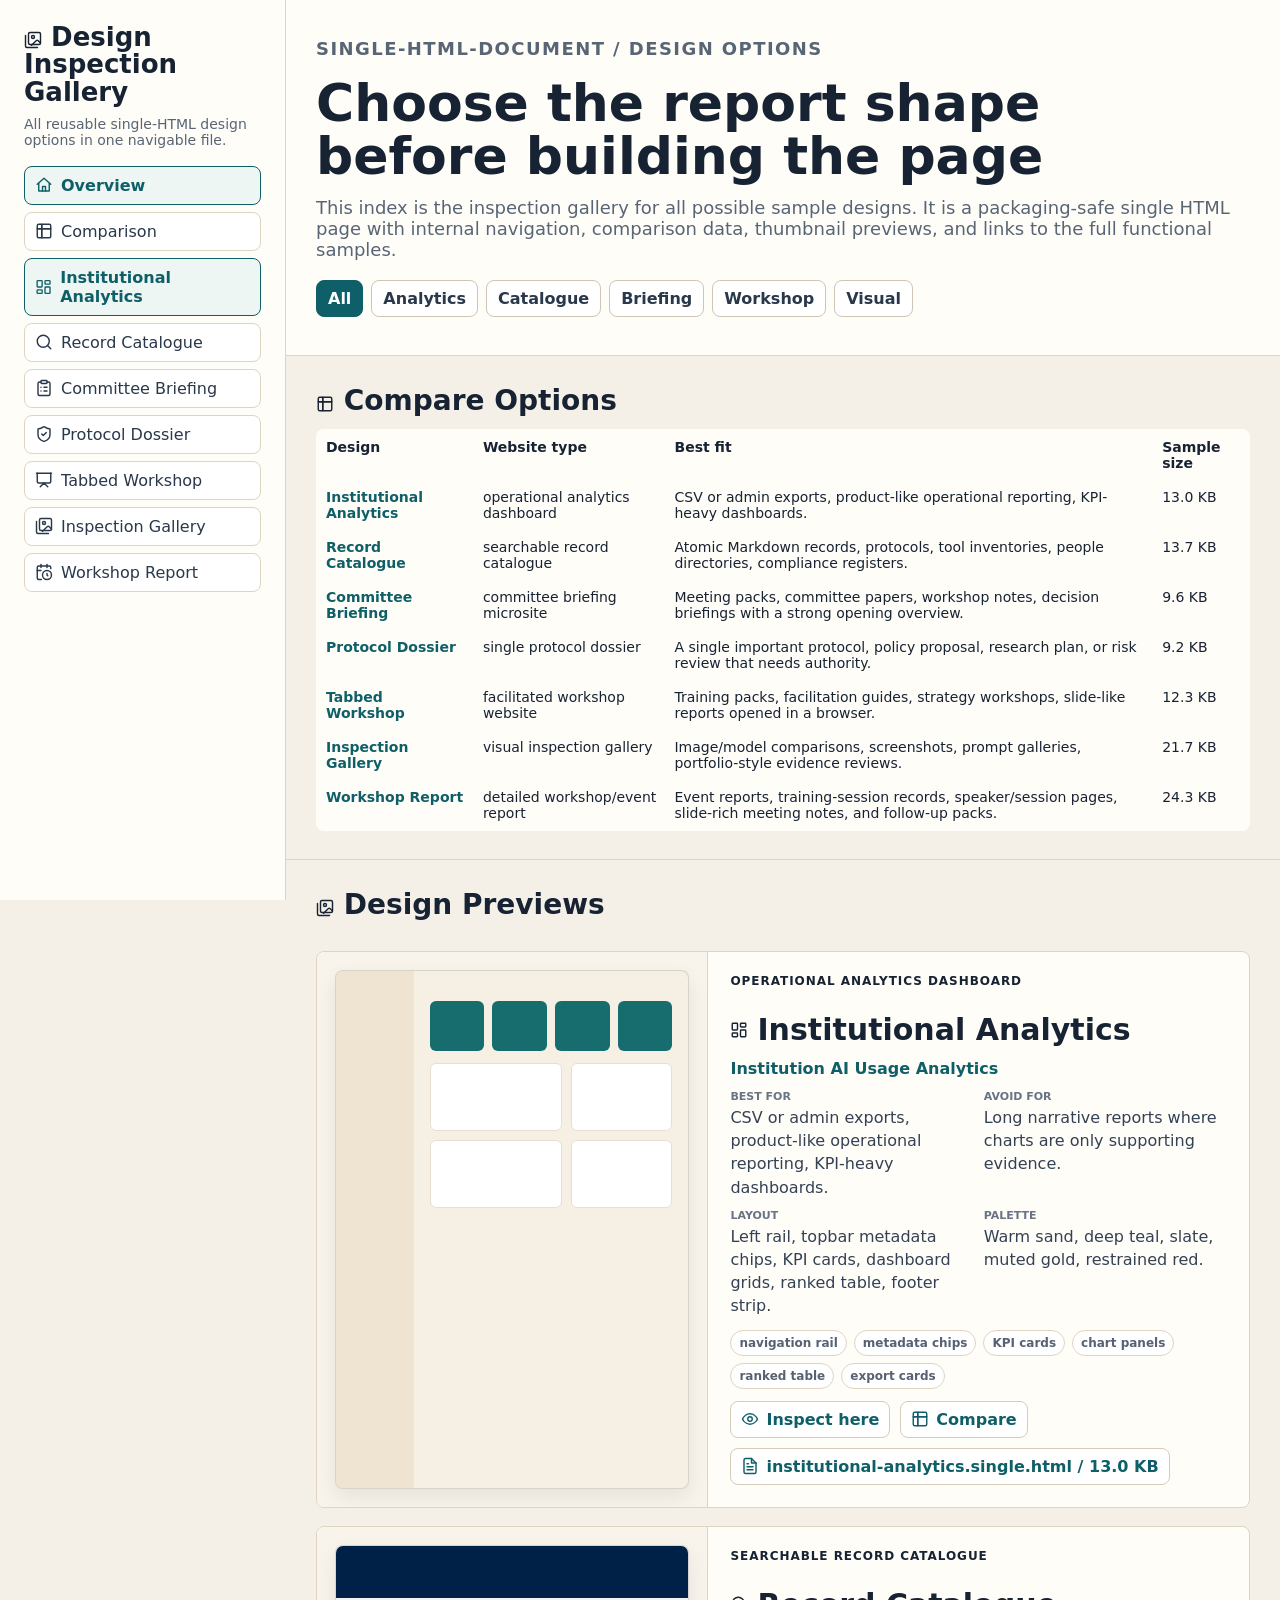
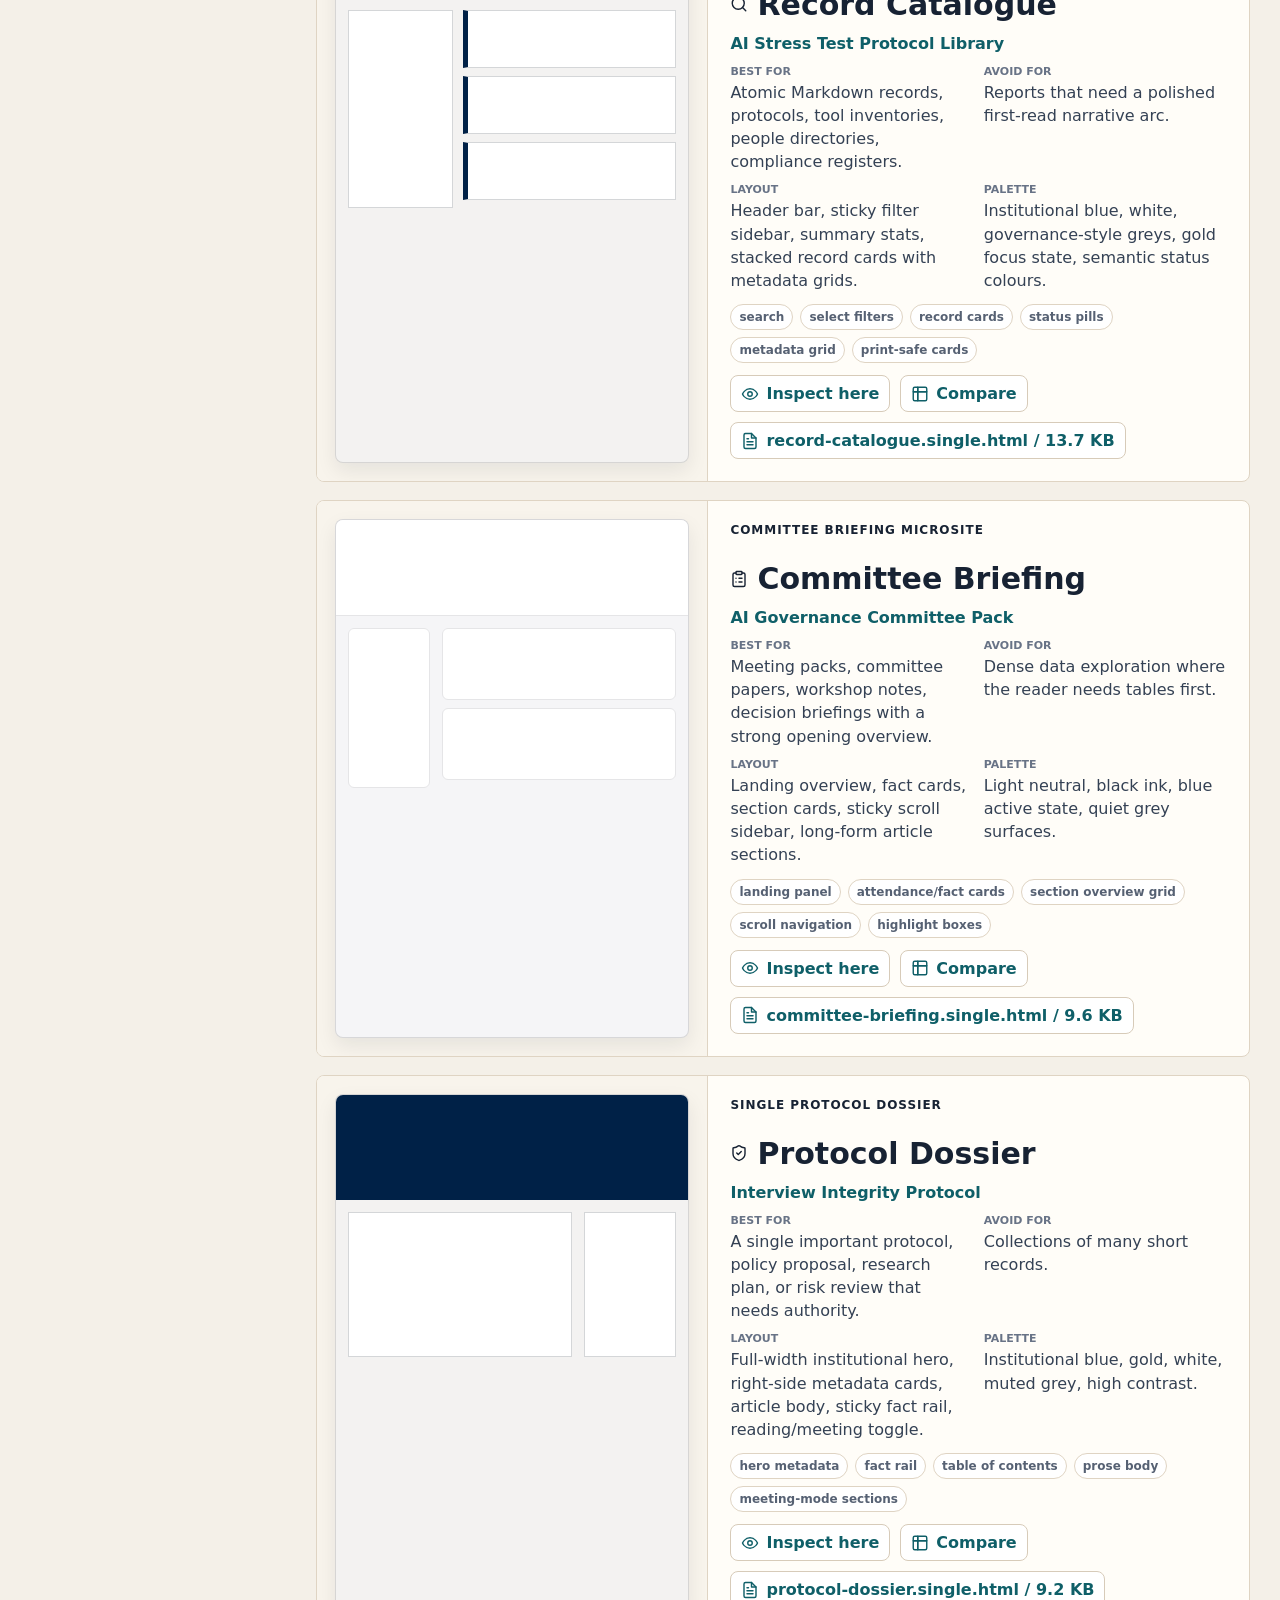
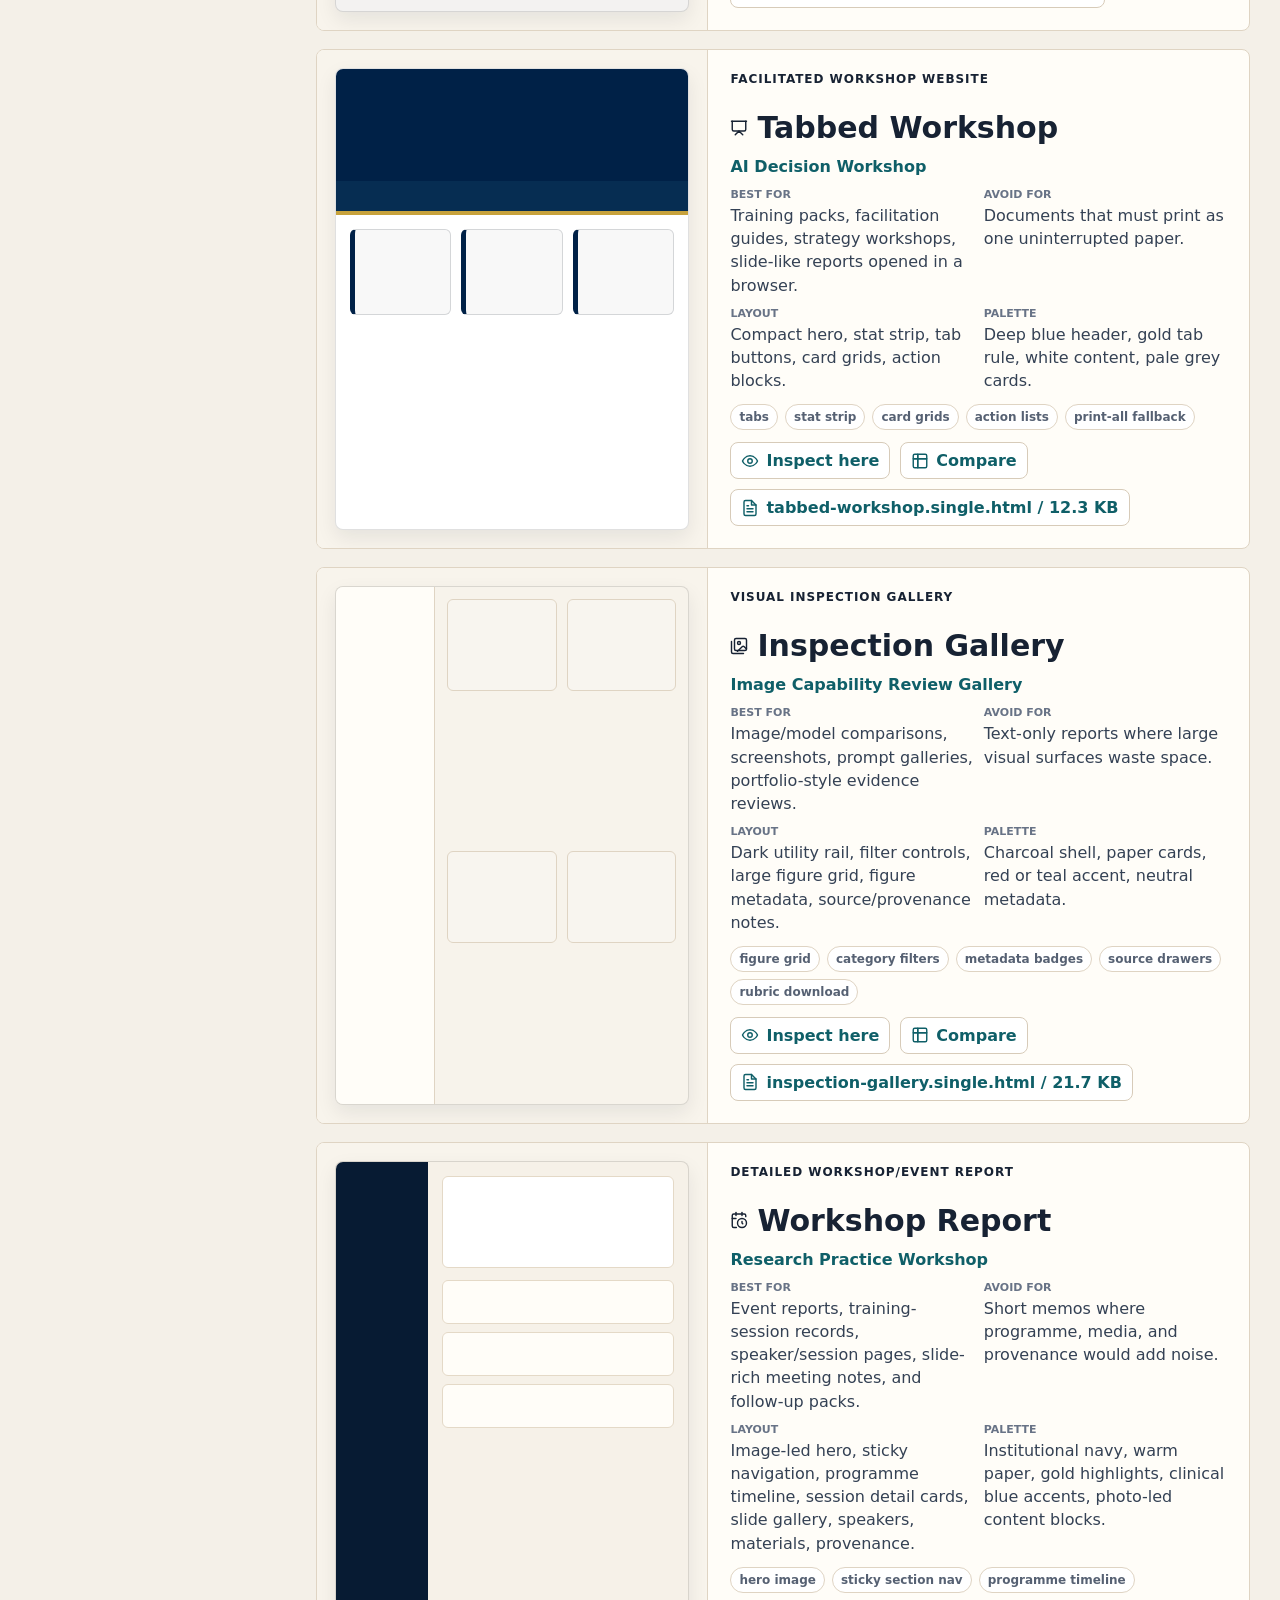
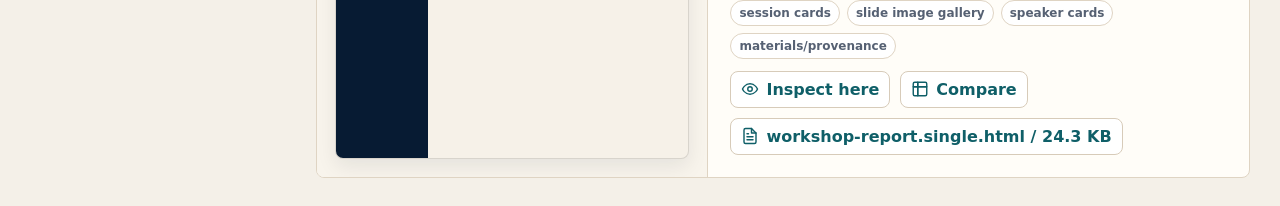
<file: plugins/documents/skills/single-html-document/assets/design-samples/index.html>
<!doctype html>
<html lang="en">
<head>
  <meta charset="utf-8">
  <meta name="viewport" content="width=device-width, initial-scale=1">
  <title>Single HTML Design Inspection Gallery</title>
  <link rel="icon" href="[data-uri]">
  <style>*{box-sizing:border-box}body{margin:0;font-family:Inter,ui-sans-serif,system-ui,-apple-system,BlinkMacSystemFont,"Segoe UI",sans-serif}h1,h2,h3,p{margin-top:0}button,input,select{font:inherit}.icon{width:1em;height:1em;display:inline-block;vertical-align:-.16em;stroke:currentColor;fill:none;stroke-width:1.9;stroke-linecap:round;stroke-linejoin:round}.eyebrow{text-transform:uppercase;font-size:12px;font-weight:800;letter-spacing:.08em}.metric{border:1px solid var(--line);background:var(--panel);border-radius:8px;padding:14px;display:grid;gap:3px;position:relative}.metric-icon{position:absolute;right:12px;top:12px;color:var(--accent);font-size:22px;opacity:.9}.metric strong{font-size:30px;line-height:1}.metric span{color:var(--muted);font-weight:700}.metric em{font-style:normal;color:var(--accent);font-size:13px}.panel{background:var(--panel);border:1px solid var(--line);border-radius:8px;padding:18px}.panel h2{font-size:18px;display:flex;gap:8px;align-items:center}.bar{height:180px;display:inline-grid;align-items:end;gap:8px;margin-right:14px}.bar i{display:block;width:28px;background:var(--accent);border-radius:8px 8px 0 0}.bar span{font-size:12px;color:var(--muted)}.hbar{display:grid;grid-template-columns:96px 1fr 42px;gap:10px;align-items:center;margin:10px 0}.hbar div{height:10px;background:var(--soft);border-radius:99px;overflow:hidden}.hbar i{display:block;height:100%;background:var(--accent)}table{width:100%;border-collapse:collapse;font-size:14px}th,td{border-bottom:1px solid var(--line);padding:9px;text-align:left}.fact{border:1px solid var(--line);background:var(--panel);padding:12px;border-radius:8px}.fact small{display:flex;gap:6px;align-items:center;text-transform:uppercase;font-size:11px;font-weight:800;color:var(--muted)}.fact strong{display:block;margin-top:3px}.small-card{border:1px solid var(--line);background:var(--panel);border-left:5px solid var(--accent);padding:16px;border-radius:8px}.small-card h3{display:flex;gap:8px;align-items:center}.small-card p{color:var(--muted)}@media(max-width:900px){.ana-grid,.cat-layout,.com-shell,.dos-content,.gal-shell{grid-template-columns:1fr!important}.ana-rail,.cat-filter,.com-shell aside{position:static!important;height:auto!important}.ana-metrics,.cat-stats,.tab-stats{grid-template-columns:1fr 1fr!important}}@media(max-width:560px){.ana-metrics,.cat-stats,.tab-stats,.tab-grid,.com-facts{grid-template-columns:1fr!important}}
    body{background:#f4f0e8;color:#172233}
    .index-layout{display:grid;grid-template-columns:286px 1fr;min-height:100vh}
    .index-rail{position:sticky;top:0;height:100vh;background:#fffdf8;color:#172233;padding:24px;overflow:auto;border-right:1px solid #dfd4c3}
    .index-rail h1{font-size:26px;line-height:1.05;margin:0 0 10px}
    .index-rail p{color:#586575;font-size:14px;margin-bottom:18px}
    .index-rail nav{display:grid;gap:7px}
    .index-rail a{display:flex;align-items:center;gap:8px;color:#29384a;text-decoration:none;border:1px solid #dfd4c3;border-radius:8px;padding:9px 10px;background:#fff}
    .index-rail a.active{background:#eef6f4;border-color:#0f5f68;color:#0f5f68;font-weight:900}
    .index-main{min-width:0}
    .index-hero{padding:38px max(24px,calc((100vw - 1220px)/2));background:#fffdf8;border-bottom:1px solid #dfd4c3}
    .index-hero h1{font-size:52px;line-height:1.02;margin:0 0 14px;max-width:850px}
    .index-hero p{font-size:18px;color:#586575;max-width:82ch}
    .index-toolbar{display:flex;gap:8px;flex-wrap:wrap;margin-top:20px}
    .index-toolbar button{border:1px solid #cfc5b5;background:#fff;border-radius:8px;padding:8px 11px;font-weight:800;color:#29384a}
    .index-toolbar button.active{background:#0f5f68;color:#fff;border-color:#0f5f68}
    .comparison{padding:28px max(24px,calc((100vw - 1220px)/2));border-bottom:1px solid #dfd4c3}
    .comparison h2,.gallery-list h2{font-size:28px;margin-bottom:12px}
    .comparison table{background:#fffdf8;border:1px solid #dfd4c3;border-radius:8px;overflow:hidden}
    .comparison td,.comparison th{vertical-align:top}
    .comparison a{color:#0f5f68;font-weight:900;text-decoration:none}
    .gallery-list{padding:28px max(24px,calc((100vw - 1220px)/2));display:grid;gap:18px}
    .design-card{background:#fffdf8;border:1px solid #dfd4c3;border-radius:8px;display:grid;grid-template-columns:minmax(300px,42%) 1fr;overflow:hidden;scroll-margin-top:18px}
    .preview-frame{min-height:320px;padding:18px;border-right:1px solid #dfd4c3;background:#f8f4ec;display:grid}
    .design-copy{padding:22px;display:grid;gap:12px}
    .design-copy h2{font-size:30px;display:flex;gap:9px;align-items:center;margin:0}
    .sample-name{font-weight:900;color:#0f5f68;margin:0}
    .design-copy dl{display:grid;grid-template-columns:repeat(2,minmax(0,1fr));gap:10px;margin:0}
    .design-copy dt{text-transform:uppercase;font-size:11px;font-weight:900;color:#687386}
    .design-copy dd{margin:3px 0 0;color:#344154;line-height:1.45}
    .component-list{display:flex;flex-wrap:wrap;gap:7px}
    .component-list span{border:1px solid #dfd4c3;background:#fff;border-radius:999px;padding:5px 8px;font-size:12px;font-weight:800;color:#566173}
    .design-actions{display:flex;gap:10px;flex-wrap:wrap;align-items:center}
    .design-actions a,.design-actions span{display:inline-flex;gap:7px;align-items:center;text-decoration:none;color:#0f5f68;font-weight:900;border:1px solid #d7cbb9;border-radius:8px;padding:8px 10px;background:#fff}
    .mini{width:100%;height:100%;min-height:280px;border-radius:8px;overflow:hidden;border:1px solid rgba(0,0,0,.12);background:#fff;box-shadow:0 8px 20px rgba(17,24,39,.08)}
    .mini-analytics{display:grid;grid-template-columns:22% 1fr;background:#f6efe3}.mini-analytics aside{background:#efe4d2}.mini-analytics main{padding:16px}.mini-bars{display:grid;grid-template-columns:repeat(4,1fr);gap:8px;margin-top:14px}.mini-bars i{display:block;height:50px;background:#176d6d;border-radius:6px}.mini-panels{display:grid;grid-template-columns:1.3fr 1fr;gap:9px;margin-top:12px}.mini-panels div{height:68px;background:#fff;border:1px solid #eadfce;border-radius:6px}
    .mini-catalogue{background:#f3f2f1}.mini-catalogue header{height:52px;background:#002147}.mini-catalogue div{display:grid;grid-template-columns:32% 1fr;gap:10px;padding:12px}.mini-catalogue aside,.mini-catalogue article{background:#fff;border:1px solid #d4d6d8}.mini-catalogue article{height:58px;border-left:5px solid #002147;margin-bottom:8px}
    .mini-committee{background:#f5f5f7}.mini-committee header{height:96px;background:#fff;border-bottom:1px solid #e5e5e7}.mini-committee div{display:grid;grid-template-columns:25% 1fr;gap:12px;padding:12px}.mini-committee aside,.mini-committee section{background:#fff;border:1px solid #e5e5e7;border-radius:6px}.mini-committee section{height:72px;margin-bottom:8px}
    .mini-dossier{background:#f3f2f1}.mini-dossier header{height:105px;background:#002147}.mini-dossier div{display:grid;grid-template-columns:1fr 28%;gap:12px;padding:12px}.mini-dossier article,.mini-dossier aside{background:#fff;border:1px solid #d4d6d8}.mini-dossier article{height:145px}
    .mini-tabs{background:#fff}.mini-tabs header{height:112px;background:#002147}.mini-tabs nav{height:34px;background:#062d52;border-bottom:4px solid #c7a23c}.mini-tabs section{display:grid;grid-template-columns:repeat(3,1fr);gap:10px;padding:14px}.mini-tabs section div{height:86px;background:#f8f8f8;border:1px solid #d4d6d8;border-left:5px solid #002147;border-radius:6px}
    .mini-gallery{display:grid;grid-template-columns:28% 1fr;background:#f7f3eb}.mini-gallery aside{background:#fffdf8;border-right:1px solid #dfd4c3}.mini-gallery section{display:grid;grid-template-columns:repeat(2,1fr);gap:10px;padding:12px}.mini-gallery figure{margin:0;background:#f8f5ef;border:1px solid #dfd4c3;border-radius:6px;height:92px}
    .mini-workshop{display:grid;grid-template-columns:26% 1fr;background:#f6f1e8}.mini-workshop aside{background:#071b33}.mini-workshop main{padding:14px}.mini-workshop figure{height:92px;background:#fff;border:1px solid #e4d9c7;border-radius:6px;margin:0 0 12px}.mini-workshop article{height:44px;background:#fffdf8;border:1px solid #e4d9c7;border-radius:6px;margin-bottom:8px}
    .icon{width:18px;height:18px;display:inline-block;vertical-align:-3px}
    @media(max-width:1000px){.index-layout,.design-card{grid-template-columns:1fr}.index-rail{position:static;height:auto}.preview-frame{border-right:0;border-bottom:1px solid #dfd4c3}.design-copy dl{grid-template-columns:1fr}}
    @media(max-width:620px){.index-hero h1{font-size:34px}.comparison{overflow-x:auto}.preview-frame{min-height:230px}.mini{min-height:220px}}
  </style>
</head>
<body>
  <div class="index-layout">
    <aside class="index-rail"><h1><svg class="icon" viewBox="0 0 24 24" aria-hidden="true"><path d="M18 22H4a2 2 0 0 1-2-2V6"/><rect width="16" height="16" x="6" y="2" rx="2"/><circle cx="12" cy="8" r="2"/><path d="m22 16-3-3a2 2 0 0 0-2.8 0L10 19"/></svg> Design Inspection Gallery</h1><p>All reusable single-HTML design options in one navigable file.</p><nav><a class="active" href="#overview"><svg class="icon" viewBox="0 0 24 24" aria-hidden="true"><path d="m3 11 9-8 9 8"/><path d="M5 10v10h14V10"/><path d="M10 20v-6h4v6"/></svg> Overview</a><a href="#comparison"><svg class="icon" viewBox="0 0 24 24" aria-hidden="true"><path d="M9 3H5a2 2 0 0 0-2 2v4h6z"/><path d="M9 3h10a2 2 0 0 1 2 2v4H9z"/><path d="M9 9h12v10a2 2 0 0 1-2 2H9z"/><path d="M9 9H3v10a2 2 0 0 0 2 2h4z"/></svg> Comparison</a><a class="active" href="#institutional-analytics"><svg class="icon" viewBox="0 0 24 24" aria-hidden="true"><rect width="7" height="9" x="3" y="3" rx="1"/><rect width="7" height="5" x="14" y="3" rx="1"/><rect width="7" height="9" x="14" y="12" rx="1"/><rect width="7" height="5" x="3" y="16" rx="1"/></svg> Institutional Analytics</a><a class="" href="#record-catalogue"><svg class="icon" viewBox="0 0 24 24" aria-hidden="true"><circle cx="11" cy="11" r="8"/><path d="m21 21-4.3-4.3"/></svg> Record Catalogue</a><a class="" href="#committee-briefing"><svg class="icon" viewBox="0 0 24 24" aria-hidden="true"><rect width="8" height="4" x="8" y="2" rx="1"/><path d="M16 4h2a2 2 0 0 1 2 2v14a2 2 0 0 1-2 2H6a2 2 0 0 1-2-2V6a2 2 0 0 1 2-2h2"/><path d="M12 11h4"/><path d="M12 16h4"/><path d="M8 11h.01"/><path d="M8 16h.01"/></svg> Committee Briefing</a><a class="" href="#protocol-dossier"><svg class="icon" viewBox="0 0 24 24" aria-hidden="true"><path d="M20 13c0 5-3.5 7.5-7.7 8.9a1 1 0 0 1-.6 0C7.5 20.5 4 18 4 13V6a1 1 0 0 1 1-1c2 0 4.5-1.2 6.2-2.5a1.3 1.3 0 0 1 1.6 0C14.5 3.8 17 5 19 5a1 1 0 0 1 1 1z"/><path d="m9 12 2 2 4-4"/></svg> Protocol Dossier</a><a class="" href="#tabbed-workshop"><svg class="icon" viewBox="0 0 24 24" aria-hidden="true"><path d="M2 3h20"/><path d="M21 3v11a2 2 0 0 1-2 2H5a2 2 0 0 1-2-2V3"/><path d="m7 21 5-5 5 5"/></svg> Tabbed Workshop</a><a class="" href="#inspection-gallery"><svg class="icon" viewBox="0 0 24 24" aria-hidden="true"><path d="M18 22H4a2 2 0 0 1-2-2V6"/><rect width="16" height="16" x="6" y="2" rx="2"/><circle cx="12" cy="8" r="2"/><path d="m22 16-3-3a2 2 0 0 0-2.8 0L10 19"/></svg> Inspection Gallery</a><a class="" href="#workshop-report"><svg class="icon" viewBox="0 0 24 24" aria-hidden="true"><path d="M21 7.5V6a2 2 0 0 0-2-2H5a2 2 0 0 0-2 2v14a2 2 0 0 0 2 2h3.5"/><path d="M16 2v4"/><path d="M8 2v4"/><path d="M3 10h5"/><circle cx="16" cy="16" r="6"/><path d="M16 14v2l1 1"/></svg> Workshop Report</a></nav></aside>
    <main class="index-main">
      <section id="overview" class="index-hero">
        <p class="eyebrow">single-html-document / design options</p>
        <h1>Choose the report shape before building the page</h1>
        <p>This index is the inspection gallery for all possible sample designs. It is a packaging-safe single HTML page with internal navigation, comparison data, thumbnail previews, and links to the full functional samples.</p>
        <div class="index-toolbar"><button class="active" data-index-filter="all">All</button><button class="" data-index-filter="analytics">Analytics</button><button class="" data-index-filter="catalogue">Catalogue</button><button class="" data-index-filter="briefing">Briefing</button><button class="" data-index-filter="workshop">Workshop</button><button class="" data-index-filter="visual">Visual</button></div>
      </section>
      <section id="comparison" class="comparison">
        <h2><svg class="icon" viewBox="0 0 24 24" aria-hidden="true"><path d="M9 3H5a2 2 0 0 0-2 2v4h6z"/><path d="M9 3h10a2 2 0 0 1 2 2v4H9z"/><path d="M9 9h12v10a2 2 0 0 1-2 2H9z"/><path d="M9 9H3v10a2 2 0 0 0 2 2h4z"/></svg> Compare Options</h2>
        <table><thead><tr><th>Design</th><th>Website type</th><th>Best fit</th><th>Sample size</th></tr></thead><tbody><tr data-index-card data-kind="analytics"><td><a href="#institutional-analytics">Institutional Analytics</a></td><td>operational analytics dashboard</td><td>CSV or admin exports, product-like operational reporting, KPI-heavy dashboards.</td><td>13.0 KB</td></tr><tr data-index-card data-kind="catalogue"><td><a href="#record-catalogue">Record Catalogue</a></td><td>searchable record catalogue</td><td>Atomic Markdown records, protocols, tool inventories, people directories, compliance registers.</td><td>13.7 KB</td></tr><tr data-index-card data-kind="briefing"><td><a href="#committee-briefing">Committee Briefing</a></td><td>committee briefing microsite</td><td>Meeting packs, committee papers, workshop notes, decision briefings with a strong opening overview.</td><td>9.6 KB</td></tr><tr data-index-card data-kind="briefing"><td><a href="#protocol-dossier">Protocol Dossier</a></td><td>single protocol dossier</td><td>A single important protocol, policy proposal, research plan, or risk review that needs authority.</td><td>9.2 KB</td></tr><tr data-index-card data-kind="workshop"><td><a href="#tabbed-workshop">Tabbed Workshop</a></td><td>facilitated workshop website</td><td>Training packs, facilitation guides, strategy workshops, slide-like reports opened in a browser.</td><td>12.3 KB</td></tr><tr data-index-card data-kind="visual"><td><a href="#inspection-gallery">Inspection Gallery</a></td><td>visual inspection gallery</td><td>Image/model comparisons, screenshots, prompt galleries, portfolio-style evidence reviews.</td><td>21.7 KB</td></tr><tr data-index-card data-kind="workshop"><td><a href="#workshop-report">Workshop Report</a></td><td>detailed workshop/event report</td><td>Event reports, training-session records, speaker/session pages, slide-rich meeting notes, and follow-up packs.</td><td>24.3 KB</td></tr></tbody></table>
      </section>
      <section class="gallery-list"><h2><svg class="icon" viewBox="0 0 24 24" aria-hidden="true"><path d="M18 22H4a2 2 0 0 1-2-2V6"/><rect width="16" height="16" x="6" y="2" rx="2"/><circle cx="12" cy="8" r="2"/><path d="m22 16-3-3a2 2 0 0 0-2.8 0L10 19"/></svg> Design Previews</h2><article id="institutional-analytics" class="design-card analytics" data-index-card data-kind="analytics">
      <div class="preview-frame analytics" aria-hidden="true"><div class="mini mini-analytics"><aside></aside><main><div class="mini-bars"><i></i><i></i><i></i><i></i></div><div class="mini-panels"><div></div><div></div><div></div><div></div></div></main></div></div>
      <div class="design-copy">
        <p class="eyebrow">operational analytics dashboard</p>
        <h2><svg class="icon" viewBox="0 0 24 24" aria-hidden="true"><rect width="7" height="9" x="3" y="3" rx="1"/><rect width="7" height="5" x="14" y="3" rx="1"/><rect width="7" height="9" x="14" y="12" rx="1"/><rect width="7" height="5" x="3" y="16" rx="1"/></svg> Institutional Analytics</h2>
        <p class="sample-name">Institution AI Usage Analytics</p>
        <dl>
          <div><dt>Best for</dt><dd>CSV or admin exports, product-like operational reporting, KPI-heavy dashboards.</dd></div>
          <div><dt>Avoid for</dt><dd>Long narrative reports where charts are only supporting evidence.</dd></div>
          <div><dt>Layout</dt><dd>Left rail, topbar metadata chips, KPI cards, dashboard grids, ranked table, footer strip.</dd></div>
          <div><dt>Palette</dt><dd>Warm sand, deep teal, slate, muted gold, restrained red.</dd></div>
        </dl>
        <div class="component-list"><span>navigation rail</span><span>metadata chips</span><span>KPI cards</span><span>chart panels</span><span>ranked table</span><span>export cards</span></div>
        <div class="design-actions"><a href="#institutional-analytics"><svg class="icon" viewBox="0 0 24 24" aria-hidden="true"><path d="M2 12s3-7 10-7 10 7 10 7-3 7-10 7-10-7-10-7Z"/><circle cx="12" cy="12" r="3"/></svg> Inspect here</a><a href="#comparison"><svg class="icon" viewBox="0 0 24 24" aria-hidden="true"><path d="M9 3H5a2 2 0 0 0-2 2v4h6z"/><path d="M9 3h10a2 2 0 0 1 2 2v4H9z"/><path d="M9 9h12v10a2 2 0 0 1-2 2H9z"/><path d="M9 9H3v10a2 2 0 0 0 2 2h4z"/></svg> Compare</a><span><svg class="icon" viewBox="0 0 24 24" aria-hidden="true"><path d="M14 2v6h6"/><path d="M14 2H6a2 2 0 0 0-2 2v16a2 2 0 0 0 2 2h12a2 2 0 0 0 2-2V8z"/><path d="M16 13H8"/><path d="M16 17H8"/><path d="M10 9H8"/></svg> institutional-analytics.single.html / 13.0 KB</span></div>
      </div>
    </article><article id="record-catalogue" class="design-card catalogue" data-index-card data-kind="catalogue">
      <div class="preview-frame catalogue" aria-hidden="true"><div class="mini mini-catalogue"><header></header><div><aside></aside><main><article></article><article></article><article></article></main></div></div></div>
      <div class="design-copy">
        <p class="eyebrow">searchable record catalogue</p>
        <h2><svg class="icon" viewBox="0 0 24 24" aria-hidden="true"><circle cx="11" cy="11" r="8"/><path d="m21 21-4.3-4.3"/></svg> Record Catalogue</h2>
        <p class="sample-name">AI Stress Test Protocol Library</p>
        <dl>
          <div><dt>Best for</dt><dd>Atomic Markdown records, protocols, tool inventories, people directories, compliance registers.</dd></div>
          <div><dt>Avoid for</dt><dd>Reports that need a polished first-read narrative arc.</dd></div>
          <div><dt>Layout</dt><dd>Header bar, sticky filter sidebar, summary stats, stacked record cards with metadata grids.</dd></div>
          <div><dt>Palette</dt><dd>Institutional blue, white, governance-style greys, gold focus state, semantic status colours.</dd></div>
        </dl>
        <div class="component-list"><span>search</span><span>select filters</span><span>record cards</span><span>status pills</span><span>metadata grid</span><span>print-safe cards</span></div>
        <div class="design-actions"><a href="#record-catalogue"><svg class="icon" viewBox="0 0 24 24" aria-hidden="true"><path d="M2 12s3-7 10-7 10 7 10 7-3 7-10 7-10-7-10-7Z"/><circle cx="12" cy="12" r="3"/></svg> Inspect here</a><a href="#comparison"><svg class="icon" viewBox="0 0 24 24" aria-hidden="true"><path d="M9 3H5a2 2 0 0 0-2 2v4h6z"/><path d="M9 3h10a2 2 0 0 1 2 2v4H9z"/><path d="M9 9h12v10a2 2 0 0 1-2 2H9z"/><path d="M9 9H3v10a2 2 0 0 0 2 2h4z"/></svg> Compare</a><span><svg class="icon" viewBox="0 0 24 24" aria-hidden="true"><path d="M14 2v6h6"/><path d="M14 2H6a2 2 0 0 0-2 2v16a2 2 0 0 0 2 2h12a2 2 0 0 0 2-2V8z"/><path d="M16 13H8"/><path d="M16 17H8"/><path d="M10 9H8"/></svg> record-catalogue.single.html / 13.7 KB</span></div>
      </div>
    </article><article id="committee-briefing" class="design-card committee" data-index-card data-kind="briefing">
      <div class="preview-frame committee" aria-hidden="true"><div class="mini mini-committee"><header></header><div><aside></aside><main><section></section><section></section></main></div></div></div>
      <div class="design-copy">
        <p class="eyebrow">committee briefing microsite</p>
        <h2><svg class="icon" viewBox="0 0 24 24" aria-hidden="true"><rect width="8" height="4" x="8" y="2" rx="1"/><path d="M16 4h2a2 2 0 0 1 2 2v14a2 2 0 0 1-2 2H6a2 2 0 0 1-2-2V6a2 2 0 0 1 2-2h2"/><path d="M12 11h4"/><path d="M12 16h4"/><path d="M8 11h.01"/><path d="M8 16h.01"/></svg> Committee Briefing</h2>
        <p class="sample-name">AI Governance Committee Pack</p>
        <dl>
          <div><dt>Best for</dt><dd>Meeting packs, committee papers, workshop notes, decision briefings with a strong opening overview.</dd></div>
          <div><dt>Avoid for</dt><dd>Dense data exploration where the reader needs tables first.</dd></div>
          <div><dt>Layout</dt><dd>Landing overview, fact cards, section cards, sticky scroll sidebar, long-form article sections.</dd></div>
          <div><dt>Palette</dt><dd>Light neutral, black ink, blue active state, quiet grey surfaces.</dd></div>
        </dl>
        <div class="component-list"><span>landing panel</span><span>attendance/fact cards</span><span>section overview grid</span><span>scroll navigation</span><span>highlight boxes</span></div>
        <div class="design-actions"><a href="#committee-briefing"><svg class="icon" viewBox="0 0 24 24" aria-hidden="true"><path d="M2 12s3-7 10-7 10 7 10 7-3 7-10 7-10-7-10-7Z"/><circle cx="12" cy="12" r="3"/></svg> Inspect here</a><a href="#comparison"><svg class="icon" viewBox="0 0 24 24" aria-hidden="true"><path d="M9 3H5a2 2 0 0 0-2 2v4h6z"/><path d="M9 3h10a2 2 0 0 1 2 2v4H9z"/><path d="M9 9h12v10a2 2 0 0 1-2 2H9z"/><path d="M9 9H3v10a2 2 0 0 0 2 2h4z"/></svg> Compare</a><span><svg class="icon" viewBox="0 0 24 24" aria-hidden="true"><path d="M14 2v6h6"/><path d="M14 2H6a2 2 0 0 0-2 2v16a2 2 0 0 0 2 2h12a2 2 0 0 0 2-2V8z"/><path d="M16 13H8"/><path d="M16 17H8"/><path d="M10 9H8"/></svg> committee-briefing.single.html / 9.6 KB</span></div>
      </div>
    </article><article id="protocol-dossier" class="design-card dossier" data-index-card data-kind="briefing">
      <div class="preview-frame dossier" aria-hidden="true"><div class="mini mini-dossier"><header></header><div><article></article><aside></aside></div></div></div>
      <div class="design-copy">
        <p class="eyebrow">single protocol dossier</p>
        <h2><svg class="icon" viewBox="0 0 24 24" aria-hidden="true"><path d="M20 13c0 5-3.5 7.5-7.7 8.9a1 1 0 0 1-.6 0C7.5 20.5 4 18 4 13V6a1 1 0 0 1 1-1c2 0 4.5-1.2 6.2-2.5a1.3 1.3 0 0 1 1.6 0C14.5 3.8 17 5 19 5a1 1 0 0 1 1 1z"/><path d="m9 12 2 2 4-4"/></svg> Protocol Dossier</h2>
        <p class="sample-name">Interview Integrity Protocol</p>
        <dl>
          <div><dt>Best for</dt><dd>A single important protocol, policy proposal, research plan, or risk review that needs authority.</dd></div>
          <div><dt>Avoid for</dt><dd>Collections of many short records.</dd></div>
          <div><dt>Layout</dt><dd>Full-width institutional hero, right-side metadata cards, article body, sticky fact rail, reading/meeting toggle.</dd></div>
          <div><dt>Palette</dt><dd>Institutional blue, gold, white, muted grey, high contrast.</dd></div>
        </dl>
        <div class="component-list"><span>hero metadata</span><span>fact rail</span><span>table of contents</span><span>prose body</span><span>meeting-mode sections</span></div>
        <div class="design-actions"><a href="#protocol-dossier"><svg class="icon" viewBox="0 0 24 24" aria-hidden="true"><path d="M2 12s3-7 10-7 10 7 10 7-3 7-10 7-10-7-10-7Z"/><circle cx="12" cy="12" r="3"/></svg> Inspect here</a><a href="#comparison"><svg class="icon" viewBox="0 0 24 24" aria-hidden="true"><path d="M9 3H5a2 2 0 0 0-2 2v4h6z"/><path d="M9 3h10a2 2 0 0 1 2 2v4H9z"/><path d="M9 9h12v10a2 2 0 0 1-2 2H9z"/><path d="M9 9H3v10a2 2 0 0 0 2 2h4z"/></svg> Compare</a><span><svg class="icon" viewBox="0 0 24 24" aria-hidden="true"><path d="M14 2v6h6"/><path d="M14 2H6a2 2 0 0 0-2 2v16a2 2 0 0 0 2 2h12a2 2 0 0 0 2-2V8z"/><path d="M16 13H8"/><path d="M16 17H8"/><path d="M10 9H8"/></svg> protocol-dossier.single.html / 9.2 KB</span></div>
      </div>
    </article><article id="tabbed-workshop" class="design-card tabs" data-index-card data-kind="workshop">
      <div class="preview-frame tabs" aria-hidden="true"><div class="mini mini-tabs"><header></header><nav></nav><section><div></div><div></div><div></div></section></div></div>
      <div class="design-copy">
        <p class="eyebrow">facilitated workshop website</p>
        <h2><svg class="icon" viewBox="0 0 24 24" aria-hidden="true"><path d="M2 3h20"/><path d="M21 3v11a2 2 0 0 1-2 2H5a2 2 0 0 1-2-2V3"/><path d="m7 21 5-5 5 5"/></svg> Tabbed Workshop</h2>
        <p class="sample-name">AI Decision Workshop</p>
        <dl>
          <div><dt>Best for</dt><dd>Training packs, facilitation guides, strategy workshops, slide-like reports opened in a browser.</dd></div>
          <div><dt>Avoid for</dt><dd>Documents that must print as one uninterrupted paper.</dd></div>
          <div><dt>Layout</dt><dd>Compact hero, stat strip, tab buttons, card grids, action blocks.</dd></div>
          <div><dt>Palette</dt><dd>Deep blue header, gold tab rule, white content, pale grey cards.</dd></div>
        </dl>
        <div class="component-list"><span>tabs</span><span>stat strip</span><span>card grids</span><span>action lists</span><span>print-all fallback</span></div>
        <div class="design-actions"><a href="#tabbed-workshop"><svg class="icon" viewBox="0 0 24 24" aria-hidden="true"><path d="M2 12s3-7 10-7 10 7 10 7-3 7-10 7-10-7-10-7Z"/><circle cx="12" cy="12" r="3"/></svg> Inspect here</a><a href="#comparison"><svg class="icon" viewBox="0 0 24 24" aria-hidden="true"><path d="M9 3H5a2 2 0 0 0-2 2v4h6z"/><path d="M9 3h10a2 2 0 0 1 2 2v4H9z"/><path d="M9 9h12v10a2 2 0 0 1-2 2H9z"/><path d="M9 9H3v10a2 2 0 0 0 2 2h4z"/></svg> Compare</a><span><svg class="icon" viewBox="0 0 24 24" aria-hidden="true"><path d="M14 2v6h6"/><path d="M14 2H6a2 2 0 0 0-2 2v16a2 2 0 0 0 2 2h12a2 2 0 0 0 2-2V8z"/><path d="M16 13H8"/><path d="M16 17H8"/><path d="M10 9H8"/></svg> tabbed-workshop.single.html / 12.3 KB</span></div>
      </div>
    </article><article id="inspection-gallery" class="design-card gallery" data-index-card data-kind="visual">
      <div class="preview-frame gallery" aria-hidden="true"><div class="mini mini-gallery"><aside></aside><section><figure></figure><figure></figure><figure></figure><figure></figure></section></div></div>
      <div class="design-copy">
        <p class="eyebrow">visual inspection gallery</p>
        <h2><svg class="icon" viewBox="0 0 24 24" aria-hidden="true"><path d="M18 22H4a2 2 0 0 1-2-2V6"/><rect width="16" height="16" x="6" y="2" rx="2"/><circle cx="12" cy="8" r="2"/><path d="m22 16-3-3a2 2 0 0 0-2.8 0L10 19"/></svg> Inspection Gallery</h2>
        <p class="sample-name">Image Capability Review Gallery</p>
        <dl>
          <div><dt>Best for</dt><dd>Image/model comparisons, screenshots, prompt galleries, portfolio-style evidence reviews.</dd></div>
          <div><dt>Avoid for</dt><dd>Text-only reports where large visual surfaces waste space.</dd></div>
          <div><dt>Layout</dt><dd>Dark utility rail, filter controls, large figure grid, figure metadata, source/provenance notes.</dd></div>
          <div><dt>Palette</dt><dd>Charcoal shell, paper cards, red or teal accent, neutral metadata.</dd></div>
        </dl>
        <div class="component-list"><span>figure grid</span><span>category filters</span><span>metadata badges</span><span>source drawers</span><span>rubric download</span></div>
        <div class="design-actions"><a href="#inspection-gallery"><svg class="icon" viewBox="0 0 24 24" aria-hidden="true"><path d="M2 12s3-7 10-7 10 7 10 7-3 7-10 7-10-7-10-7Z"/><circle cx="12" cy="12" r="3"/></svg> Inspect here</a><a href="#comparison"><svg class="icon" viewBox="0 0 24 24" aria-hidden="true"><path d="M9 3H5a2 2 0 0 0-2 2v4h6z"/><path d="M9 3h10a2 2 0 0 1 2 2v4H9z"/><path d="M9 9h12v10a2 2 0 0 1-2 2H9z"/><path d="M9 9H3v10a2 2 0 0 0 2 2h4z"/></svg> Compare</a><span><svg class="icon" viewBox="0 0 24 24" aria-hidden="true"><path d="M14 2v6h6"/><path d="M14 2H6a2 2 0 0 0-2 2v16a2 2 0 0 0 2 2h12a2 2 0 0 0 2-2V8z"/><path d="M16 13H8"/><path d="M16 17H8"/><path d="M10 9H8"/></svg> inspection-gallery.single.html / 21.7 KB</span></div>
      </div>
    </article><article id="workshop-report" class="design-card workshop" data-index-card data-kind="workshop">
      <div class="preview-frame workshop" aria-hidden="true"><div class="mini mini-workshop"><aside></aside><main><figure></figure><article></article><article></article><article></article></main></div></div>
      <div class="design-copy">
        <p class="eyebrow">detailed workshop/event report</p>
        <h2><svg class="icon" viewBox="0 0 24 24" aria-hidden="true"><path d="M21 7.5V6a2 2 0 0 0-2-2H5a2 2 0 0 0-2 2v14a2 2 0 0 0 2 2h3.5"/><path d="M16 2v4"/><path d="M8 2v4"/><path d="M3 10h5"/><circle cx="16" cy="16" r="6"/><path d="M16 14v2l1 1"/></svg> Workshop Report</h2>
        <p class="sample-name">Research Practice Workshop</p>
        <dl>
          <div><dt>Best for</dt><dd>Event reports, training-session records, speaker/session pages, slide-rich meeting notes, and follow-up packs.</dd></div>
          <div><dt>Avoid for</dt><dd>Short memos where programme, media, and provenance would add noise.</dd></div>
          <div><dt>Layout</dt><dd>Image-led hero, sticky navigation, programme timeline, session detail cards, slide gallery, speakers, materials, provenance.</dd></div>
          <div><dt>Palette</dt><dd>Institutional navy, warm paper, gold highlights, clinical blue accents, photo-led content blocks.</dd></div>
        </dl>
        <div class="component-list"><span>hero image</span><span>sticky section nav</span><span>programme timeline</span><span>session cards</span><span>slide image gallery</span><span>speaker cards</span><span>materials/provenance</span></div>
        <div class="design-actions"><a href="#workshop-report"><svg class="icon" viewBox="0 0 24 24" aria-hidden="true"><path d="M2 12s3-7 10-7 10 7 10 7-3 7-10 7-10-7-10-7Z"/><circle cx="12" cy="12" r="3"/></svg> Inspect here</a><a href="#comparison"><svg class="icon" viewBox="0 0 24 24" aria-hidden="true"><path d="M9 3H5a2 2 0 0 0-2 2v4h6z"/><path d="M9 3h10a2 2 0 0 1 2 2v4H9z"/><path d="M9 9h12v10a2 2 0 0 1-2 2H9z"/><path d="M9 9H3v10a2 2 0 0 0 2 2h4z"/></svg> Compare</a><span><svg class="icon" viewBox="0 0 24 24" aria-hidden="true"><path d="M14 2v6h6"/><path d="M14 2H6a2 2 0 0 0-2 2v16a2 2 0 0 0 2 2h12a2 2 0 0 0 2-2V8z"/><path d="M16 13H8"/><path d="M16 17H8"/><path d="M10 9H8"/></svg> workshop-report.single.html / 24.3 KB</span></div>
      </div>
    </article></section>
    </main>
  </div>
  <script>document.addEventListener("click",(event)=>{const filter=event.target.closest("[data-index-filter]");if(!filter)return;const kind=filter.dataset.indexFilter;document.querySelectorAll("[data-index-filter]").forEach(button=>button.classList.toggle("active",button===filter));document.querySelectorAll("[data-index-card]").forEach(card=>{card.hidden=kind!=="all"&&card.dataset.kind!==kind;});});</script>
</body>
</html>
</file>
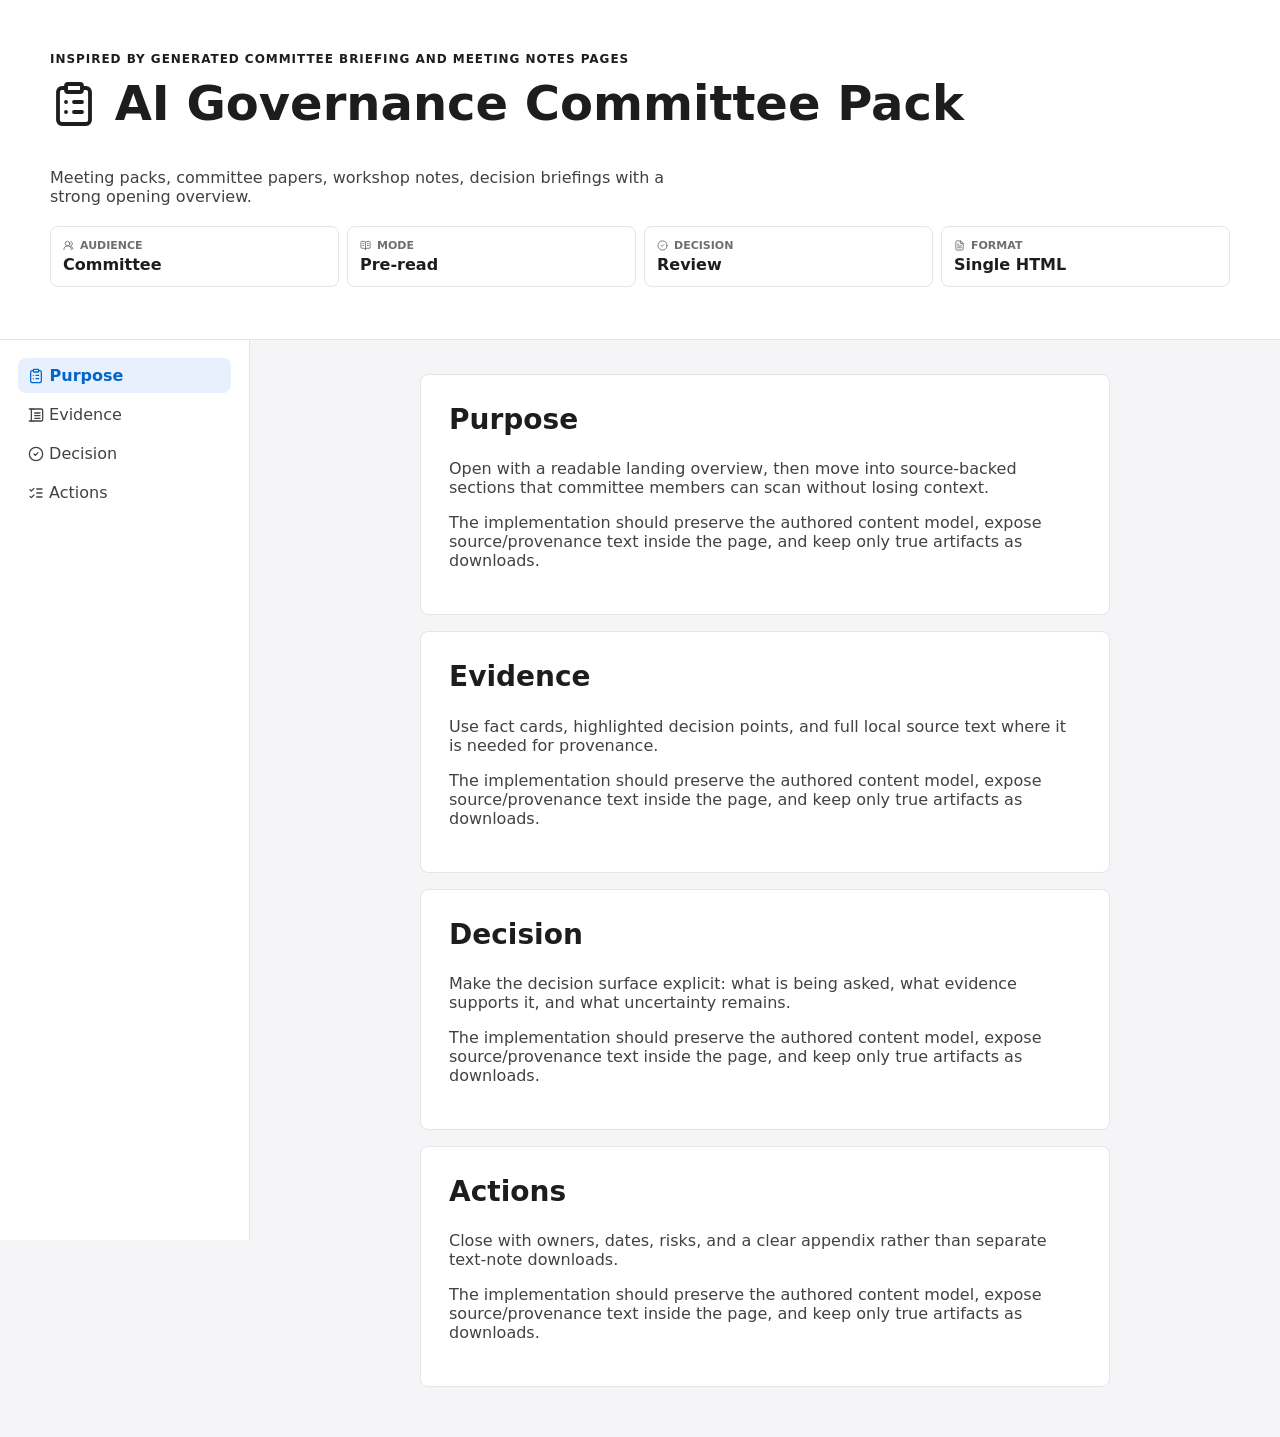
<file: plugins/documents/skills/single-html-document/assets/design-samples/committee-briefing.single.html>
<!doctype html>
<html lang="en">
<head>
  <meta charset="utf-8">
  <meta name="viewport" content="width=device-width, initial-scale=1">
  <title>AI Governance Committee Pack Sample</title>
  <link rel="icon" href="[data-uri]">
  <style>*{box-sizing:border-box}body{margin:0;font-family:Inter,ui-sans-serif,system-ui,-apple-system,BlinkMacSystemFont,"Segoe UI",sans-serif}h1,h2,h3,p{margin-top:0}button,input,select{font:inherit}.icon{width:1em;height:1em;display:inline-block;vertical-align:-.16em;stroke:currentColor;fill:none;stroke-width:1.9;stroke-linecap:round;stroke-linejoin:round}.eyebrow{text-transform:uppercase;font-size:12px;font-weight:800;letter-spacing:.08em}.metric{border:1px solid var(--line);background:var(--panel);border-radius:8px;padding:14px;display:grid;gap:3px;position:relative}.metric-icon{position:absolute;right:12px;top:12px;color:var(--accent);font-size:22px;opacity:.9}.metric strong{font-size:30px;line-height:1}.metric span{color:var(--muted);font-weight:700}.metric em{font-style:normal;color:var(--accent);font-size:13px}.panel{background:var(--panel);border:1px solid var(--line);border-radius:8px;padding:18px}.panel h2{font-size:18px;display:flex;gap:8px;align-items:center}.bar{height:180px;display:inline-grid;align-items:end;gap:8px;margin-right:14px}.bar i{display:block;width:28px;background:var(--accent);border-radius:8px 8px 0 0}.bar span{font-size:12px;color:var(--muted)}.hbar{display:grid;grid-template-columns:96px 1fr 42px;gap:10px;align-items:center;margin:10px 0}.hbar div{height:10px;background:var(--soft);border-radius:99px;overflow:hidden}.hbar i{display:block;height:100%;background:var(--accent)}table{width:100%;border-collapse:collapse;font-size:14px}th,td{border-bottom:1px solid var(--line);padding:9px;text-align:left}.fact{border:1px solid var(--line);background:var(--panel);padding:12px;border-radius:8px}.fact small{display:flex;gap:6px;align-items:center;text-transform:uppercase;font-size:11px;font-weight:800;color:var(--muted)}.fact strong{display:block;margin-top:3px}.small-card{border:1px solid var(--line);background:var(--panel);border-left:5px solid var(--accent);padding:16px;border-radius:8px}.small-card h3{display:flex;gap:8px;align-items:center}.small-card p{color:var(--muted)}@media(max-width:900px){.ana-grid,.cat-layout,.com-shell,.dos-content,.gal-shell{grid-template-columns:1fr!important}.ana-rail,.cat-filter,.com-shell aside{position:static!important;height:auto!important}.ana-metrics,.cat-stats,.tab-stats{grid-template-columns:1fr 1fr!important}}@media(max-width:560px){.ana-metrics,.cat-stats,.tab-stats,.tab-grid,.com-facts{grid-template-columns:1fr!important}}:root{--bg:#f5f5f7;--panel:#fff;--ink:#1d1d1f;--muted:#6e6e73;--accent:#0066cc;--soft:#e8f0fe;--line:#e5e5e7}.committee{background:var(--bg);color:var(--ink)}.com-landing{background:#fff;padding:52px max(24px,calc((100vw - 1180px)/2));border-bottom:1px solid var(--line)}.com-landing h1{font-size:48px;line-height:1.05}.com-landing>p:not(.eyebrow){max-width:64ch;color:#424245}.com-facts{display:grid;grid-template-columns:repeat(4,1fr);gap:8px;margin-top:20px}.com-shell{display:grid;grid-template-columns:250px 1fr}.com-shell aside{position:sticky;top:0;height:100vh;background:#fff;border-right:1px solid var(--line);padding:18px;display:grid;align-content:start;gap:4px}.com-shell aside a{padding:8px 10px;border-radius:8px;text-decoration:none;color:#424245}.com-shell aside a.active{background:var(--soft);color:var(--accent);font-weight:800}.com-shell main{padding:34px max(24px,calc((100vw - 940px)/2));}.article-section{background:#fff;border:1px solid var(--line);border-radius:8px;padding:28px;margin-bottom:16px}.article-section h2{font-size:28px}.article-section p{max-width:70ch;color:#424245}</style>
</head>
<body class="committee">
  <section class="com-landing"><p class="eyebrow">Inspired by generated committee briefing and meeting notes pages</p><h1><svg class="icon" viewBox="0 0 24 24" aria-hidden="true"><rect width="8" height="4" x="8" y="2" rx="1"/><path d="M16 4h2a2 2 0 0 1 2 2v14a2 2 0 0 1-2 2H6a2 2 0 0 1-2-2V6a2 2 0 0 1 2-2h2"/><path d="M12 11h4"/><path d="M12 16h4"/><path d="M8 11h.01"/><path d="M8 16h.01"/></svg> AI Governance Committee Pack</h1><p>Meeting packs, committee papers, workshop notes, decision briefings with a strong opening overview.</p><div class="com-facts"><div class="fact"><small><svg class="icon" viewBox="0 0 24 24" aria-hidden="true"><path d="M18 21a8 8 0 0 0-16 0"/><circle cx="10" cy="8" r="5"/><path d="M22 20a6 6 0 0 0-5-5.8"/><path d="M17 3.2a5 5 0 0 1 0 9.6"/></svg> Audience</small><strong>Committee</strong></div><div class="fact"><small><svg class="icon" viewBox="0 0 24 24" aria-hidden="true"><path d="M12 7v14"/><path d="M16 12h2"/><path d="M16 8h2"/><path d="M3 18a1 1 0 0 1-1-1V5a2 2 0 0 1 2-2h5a3 3 0 0 1 3 3 3 3 0 0 1 3-3h5a2 2 0 0 1 2 2v12a1 1 0 0 1-1 1h-6a3 3 0 0 0-3 3 3 3 0 0 0-3-3z"/><path d="M6 12h2"/><path d="M6 8h2"/></svg> Mode</small><strong>Pre-read</strong></div><div class="fact"><small><svg class="icon" viewBox="0 0 24 24" aria-hidden="true"><circle cx="12" cy="12" r="10"/><path d="m9 12 2 2 4-4"/></svg> Decision</small><strong>Review</strong></div><div class="fact"><small><svg class="icon" viewBox="0 0 24 24" aria-hidden="true"><path d="M14 2v6h6"/><path d="M14 2H6a2 2 0 0 0-2 2v16a2 2 0 0 0 2 2h12a2 2 0 0 0 2-2V8z"/><path d="M16 13H8"/><path d="M16 17H8"/><path d="M10 9H8"/></svg> Format</small><strong>Single HTML</strong></div></div></section>
  <div class="com-shell"><aside><a class="active" href="#purpose"><svg class="icon" viewBox="0 0 24 24" aria-hidden="true"><rect width="8" height="4" x="8" y="2" rx="1"/><path d="M16 4h2a2 2 0 0 1 2 2v14a2 2 0 0 1-2 2H6a2 2 0 0 1-2-2V6a2 2 0 0 1 2-2h2"/><path d="M12 11h4"/><path d="M12 16h4"/><path d="M8 11h.01"/><path d="M8 16h.01"/></svg> Purpose</a><a class="" href="#evidence"><svg class="icon" viewBox="0 0 24 24" aria-hidden="true"><path d="M8 21h12a2 2 0 0 0 2-2V5a2 2 0 0 0-2-2H8"/><path d="M10 17h8"/><path d="M10 13h8"/><path d="M10 9h8"/><path d="M2 21h6"/><path d="M2 3h6"/><path d="M5 3v18"/></svg> Evidence</a><a class="" href="#decision"><svg class="icon" viewBox="0 0 24 24" aria-hidden="true"><circle cx="12" cy="12" r="10"/><path d="m9 12 2 2 4-4"/></svg> Decision</a><a class="" href="#actions"><svg class="icon" viewBox="0 0 24 24" aria-hidden="true"><path d="m3 17 2 2 4-4"/><path d="m3 7 2 2 4-4"/><path d="M13 6h8"/><path d="M13 12h8"/><path d="M13 18h8"/></svg> Actions</a></aside><main>
    <section class="article-section" id="purpose"><h2>Purpose</h2><p>Open with a readable landing overview, then move into source-backed sections that committee members can scan without losing context.</p><p>The implementation should preserve the authored content model, expose source/provenance text inside the page, and keep only true artifacts as downloads.</p></section>
    <section class="article-section" id="evidence"><h2>Evidence</h2><p>Use fact cards, highlighted decision points, and full local source text where it is needed for provenance.</p><p>The implementation should preserve the authored content model, expose source/provenance text inside the page, and keep only true artifacts as downloads.</p></section>
    <section class="article-section" id="decision"><h2>Decision</h2><p>Make the decision surface explicit: what is being asked, what evidence supports it, and what uncertainty remains.</p><p>The implementation should preserve the authored content model, expose source/provenance text inside the page, and keep only true artifacts as downloads.</p></section>
    <section class="article-section" id="actions"><h2>Actions</h2><p>Close with owners, dates, risks, and a clear appendix rather than separate text-note downloads.</p><p>The implementation should preserve the authored content model, expose source/provenance text inside the page, and keep only true artifacts as downloads.</p></section>
  </main></div>
  <script>function filterRecords(){const q=(document.querySelector("[data-record-search]")?.value||"").toLowerCase();const type=document.querySelector("[data-record-type]")?.value||"all";const status=document.querySelector("[data-record-status]")?.value||"all";let shown=0;document.querySelectorAll("[data-record-card]").forEach(card=>{const okText=!q||card.dataset.title.includes(q);const okType=type==="all"||card.dataset.type===type;const okStatus=status==="all"||card.dataset.status===status;const visible=okText&&okType&&okStatus;card.hidden=!visible;if(visible)shown+=1;});const empty=document.querySelector("[data-record-empty]");if(empty)empty.hidden=shown!==0;}document.addEventListener("input",(event)=>{if(event.target.matches("[data-record-search]"))filterRecords();});document.addEventListener("change",(event)=>{if(event.target.matches("[data-record-type],[data-record-status]"))filterRecords();});document.addEventListener("click",(event)=>{const tab=event.target.closest("[data-tab]");if(tab){document.querySelectorAll("[data-tab]").forEach(b=>b.classList.toggle("active",b===tab));document.querySelectorAll("[data-tab-panel]").forEach(p=>p.classList.toggle("active",p.dataset.tabPanel===tab.dataset.tab));}const filter=event.target.closest("[data-gallery-filter]");if(filter){const category=filter.dataset.galleryFilter;document.querySelectorAll("[data-gallery-filter]").forEach(button=>button.classList.toggle("active",button===filter));document.querySelectorAll("[data-gallery-card]").forEach(card=>{card.hidden=category!=="all"&&card.dataset.category!==category;});}});</script>
</body>
</html>
</file>
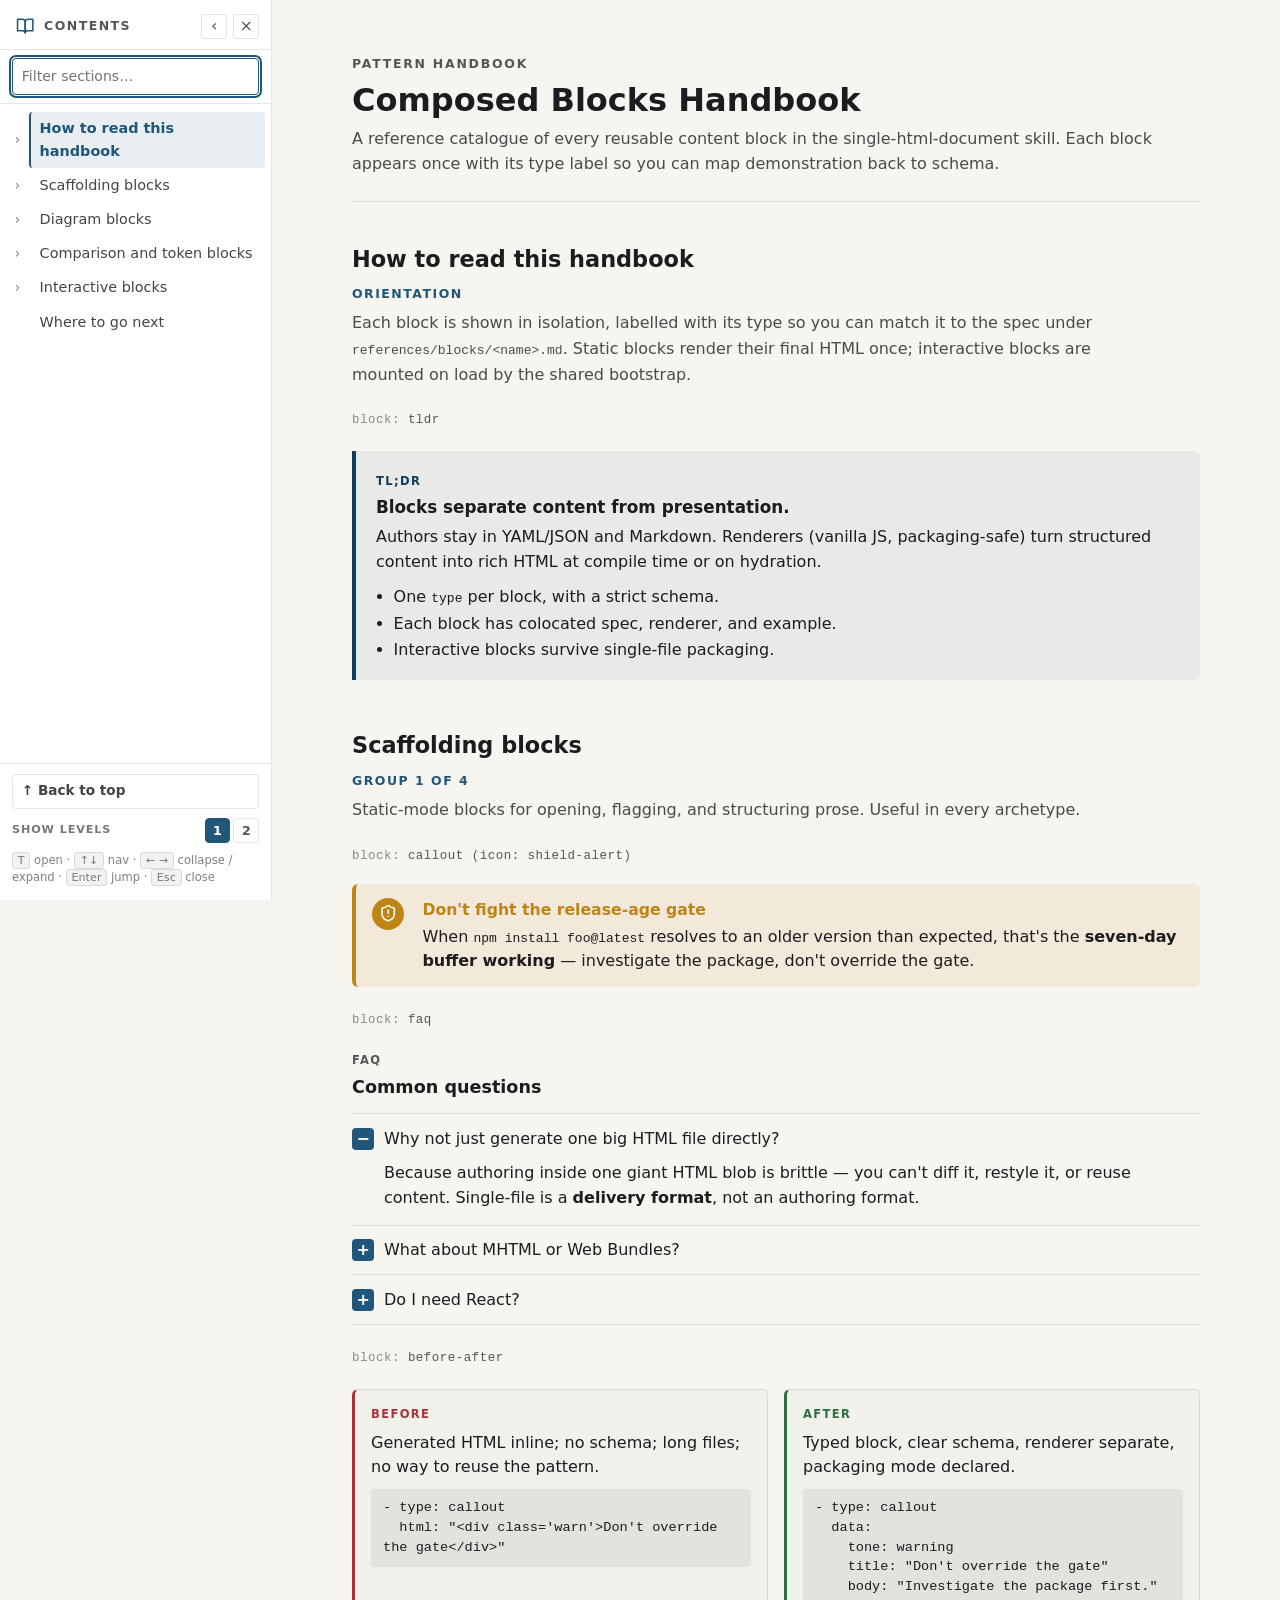
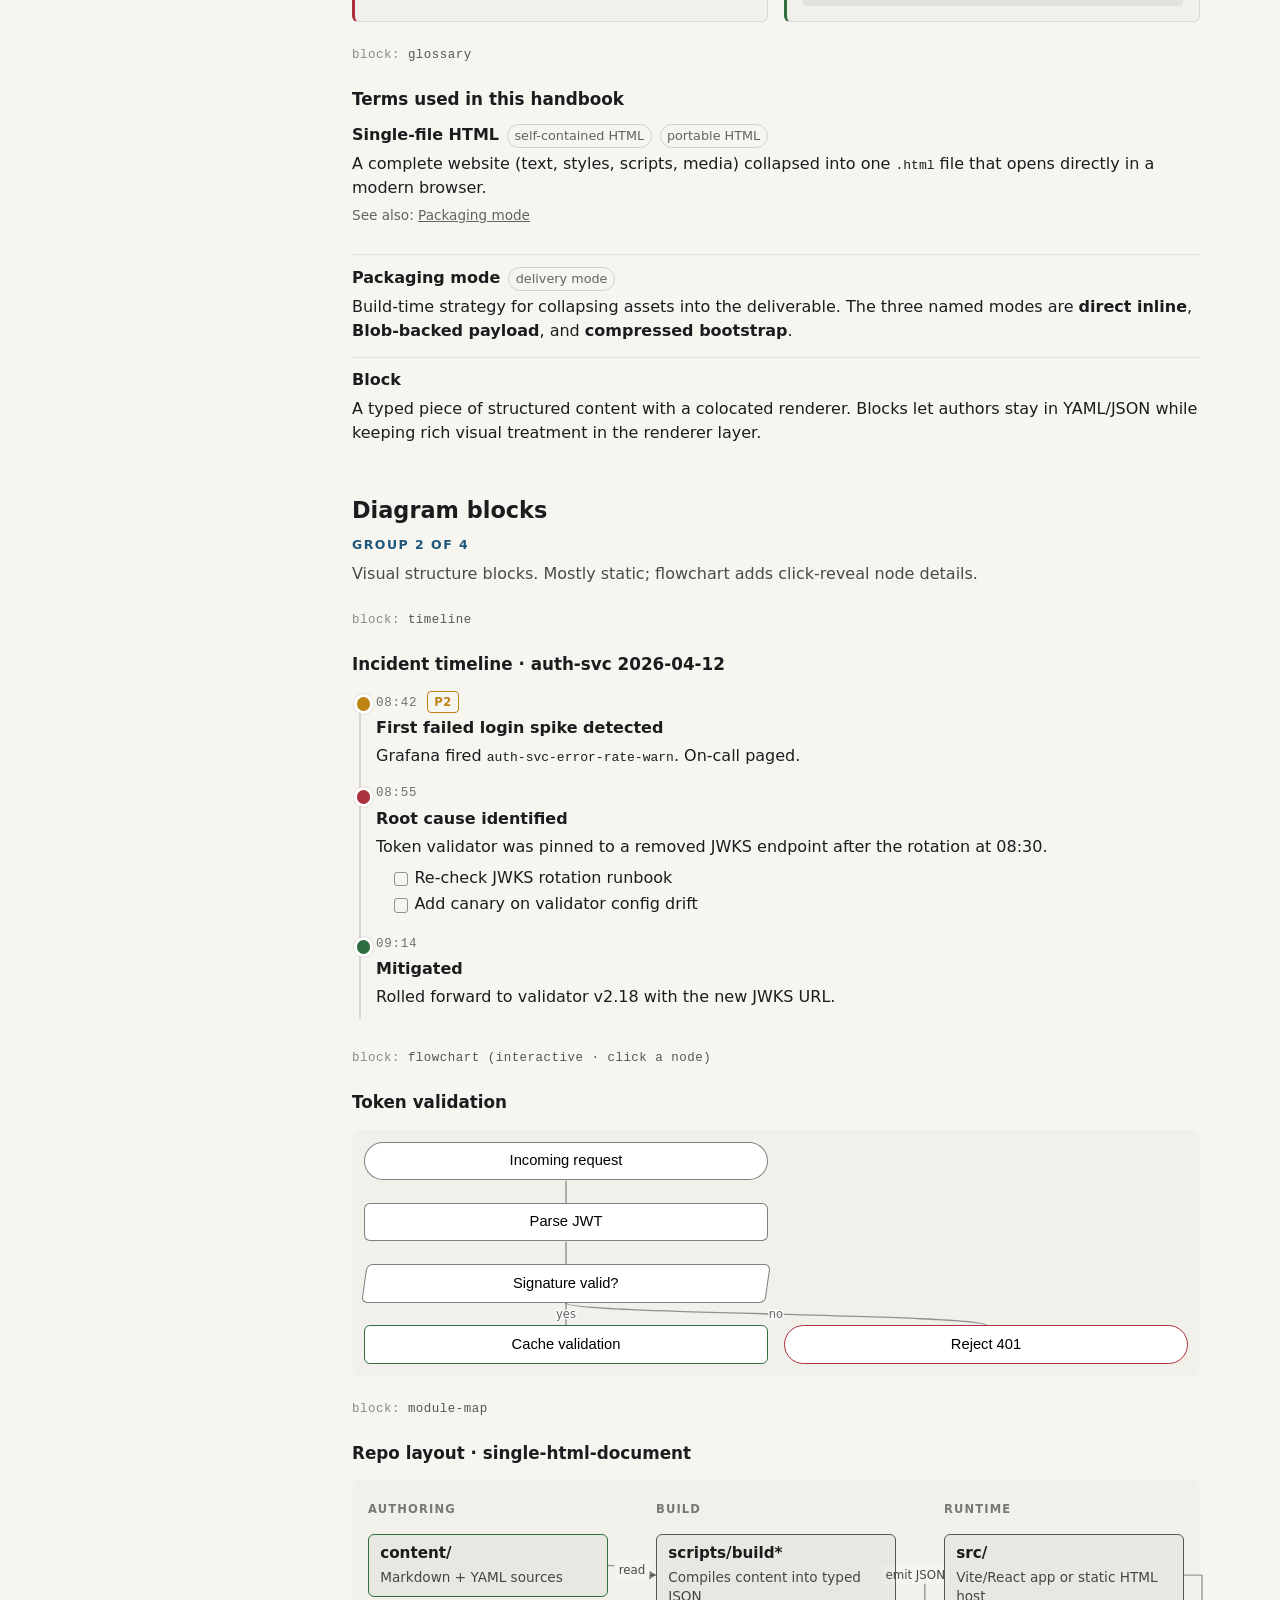
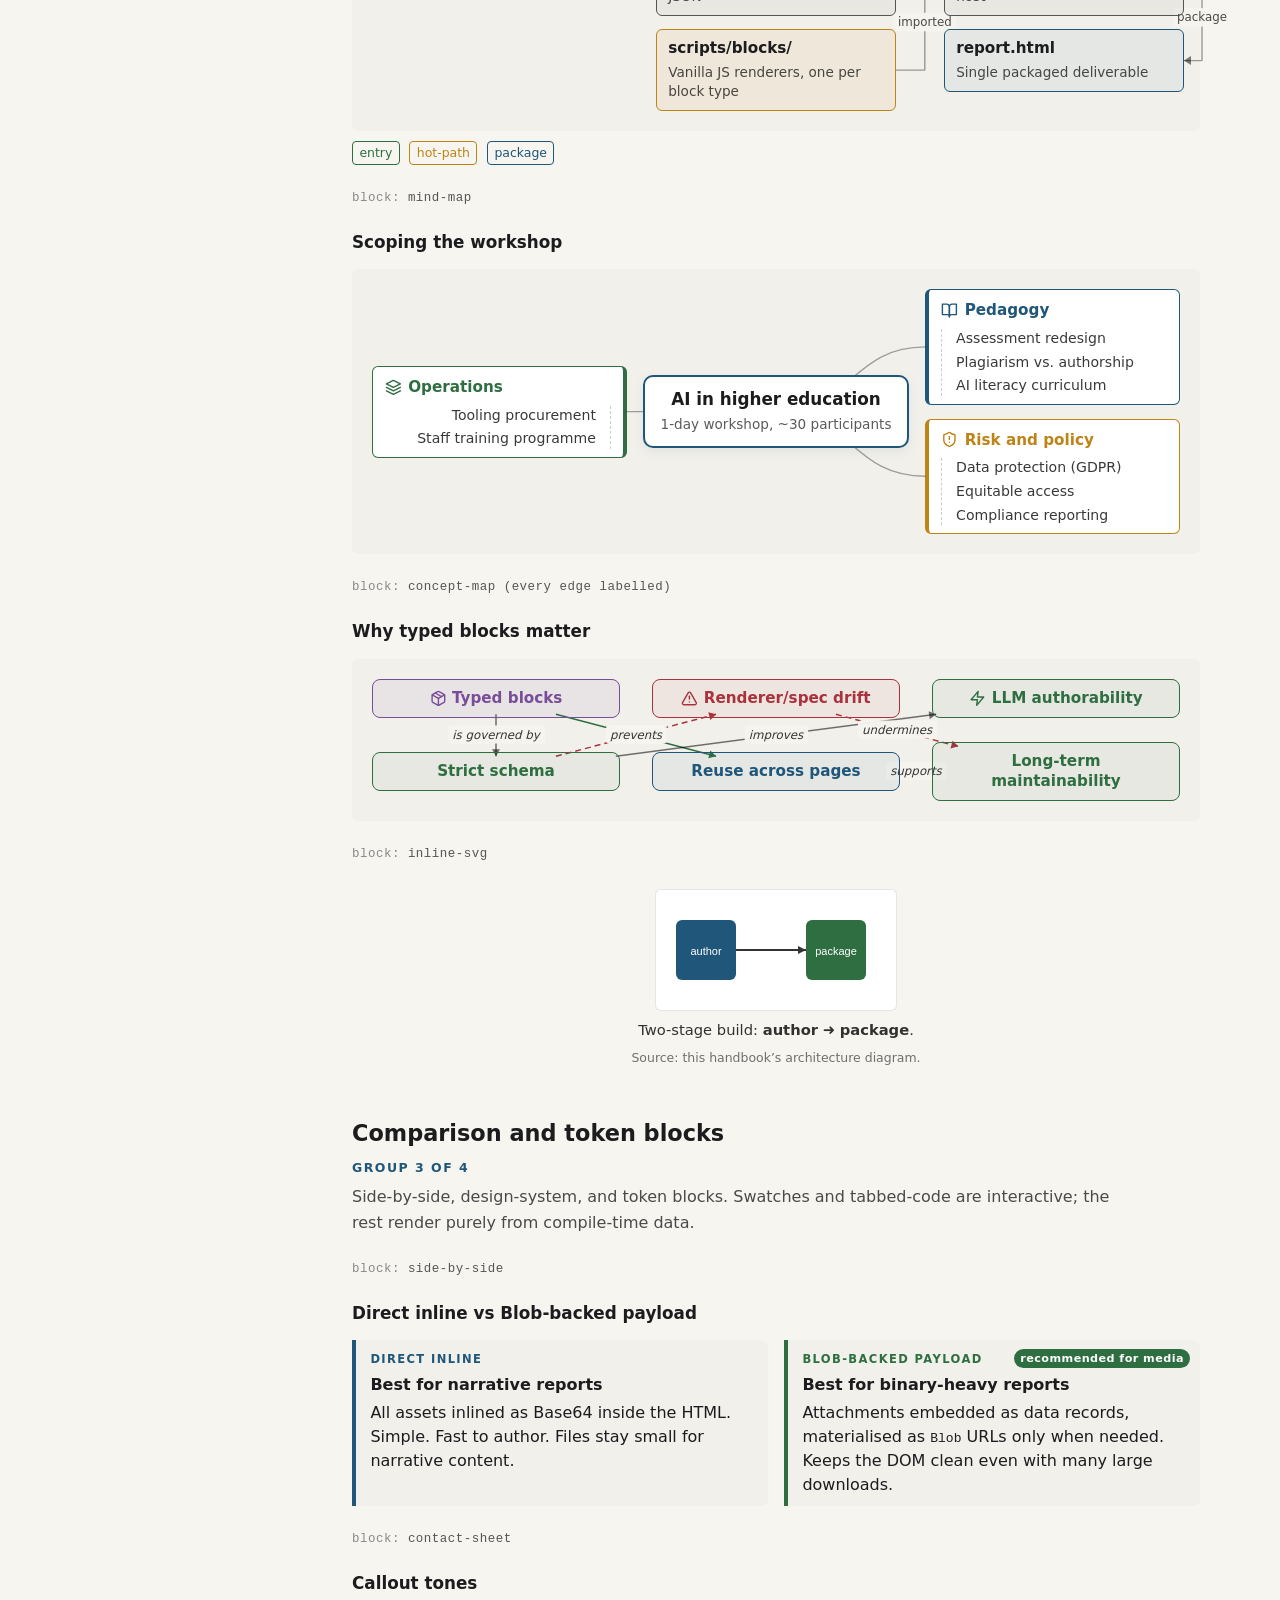
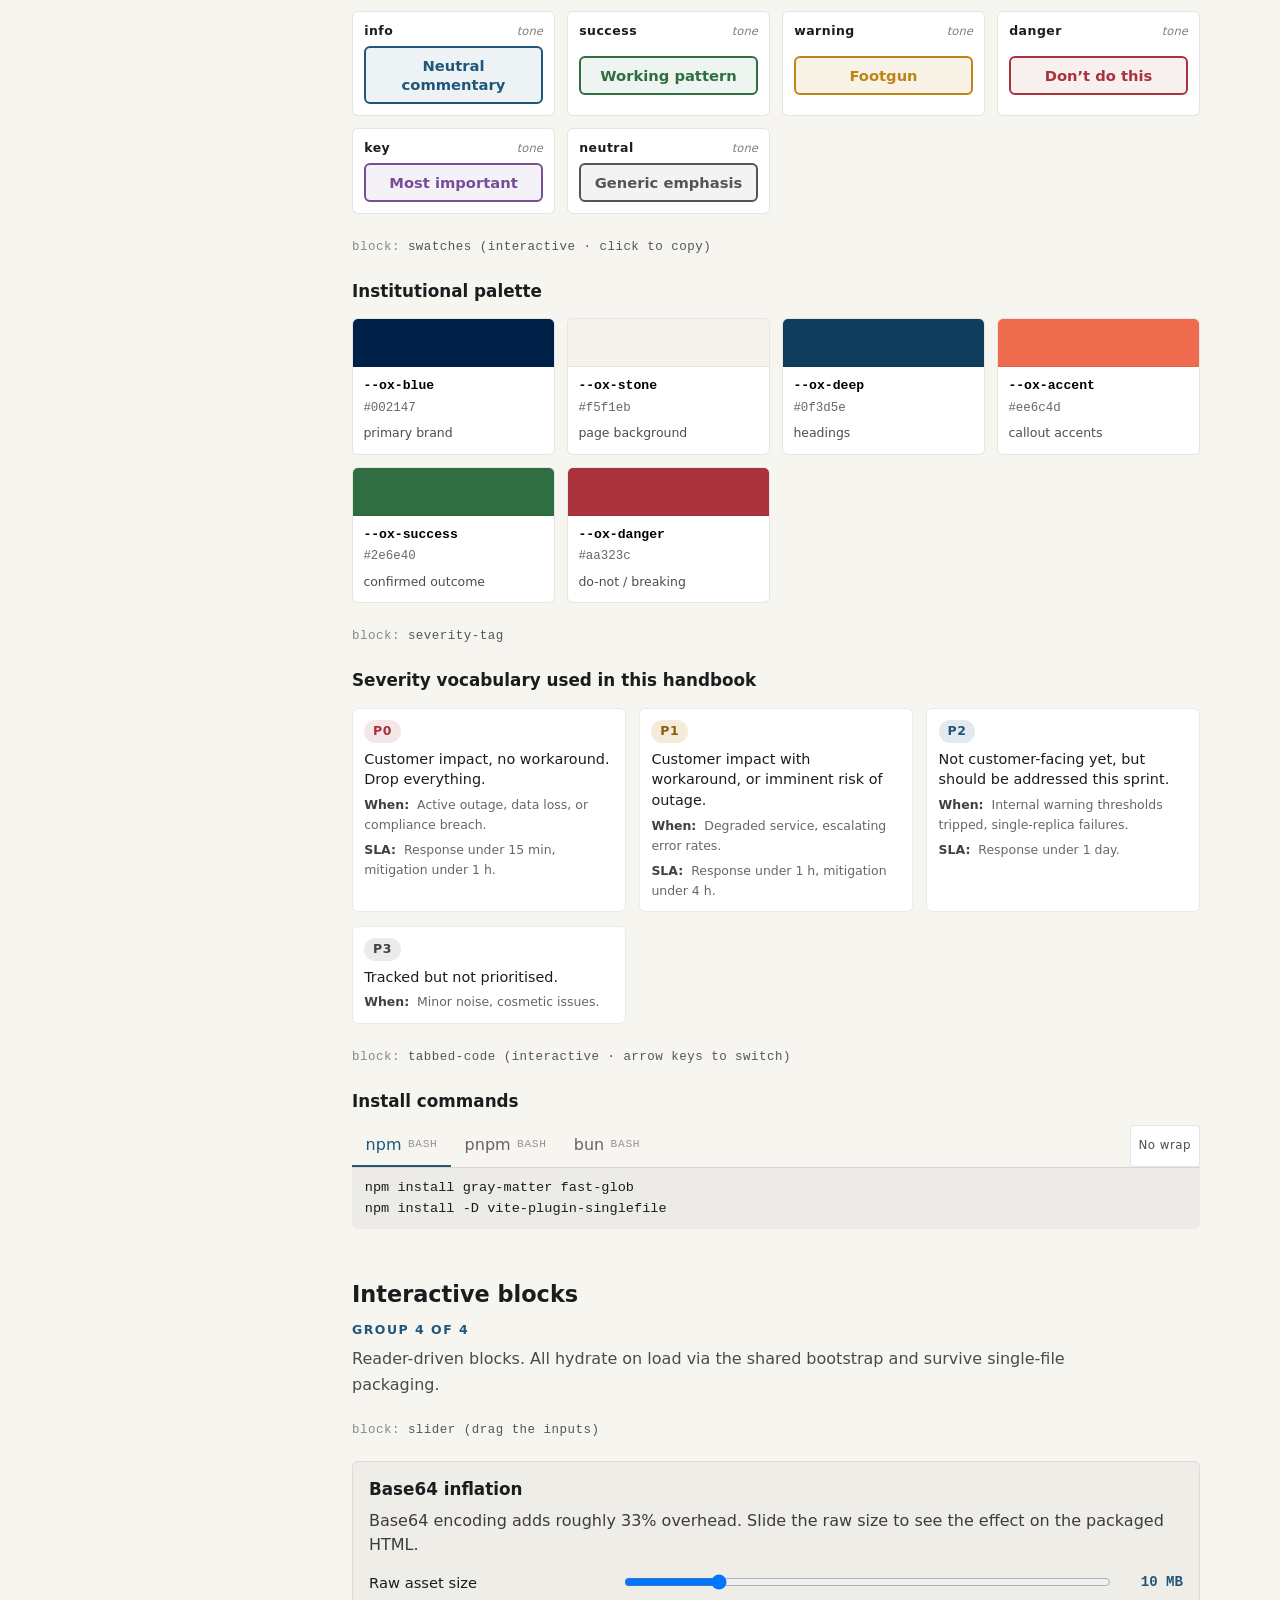
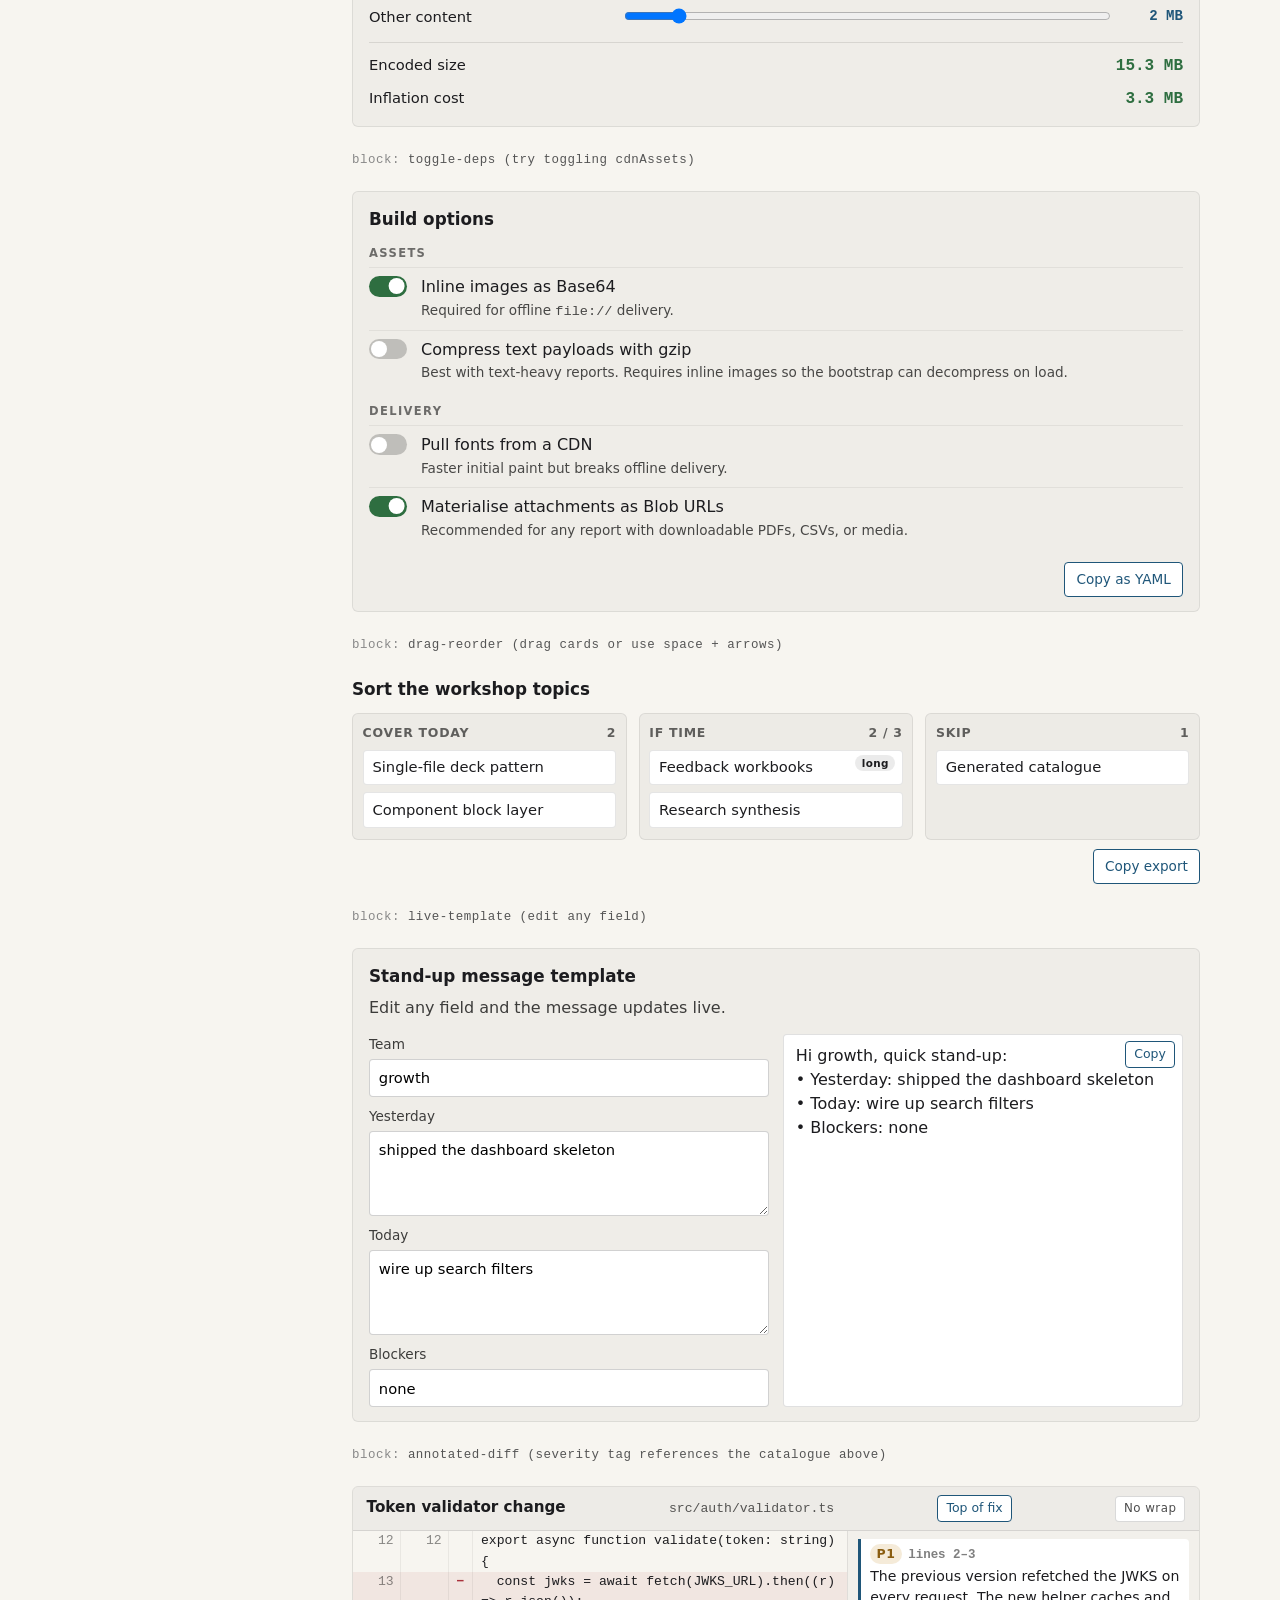
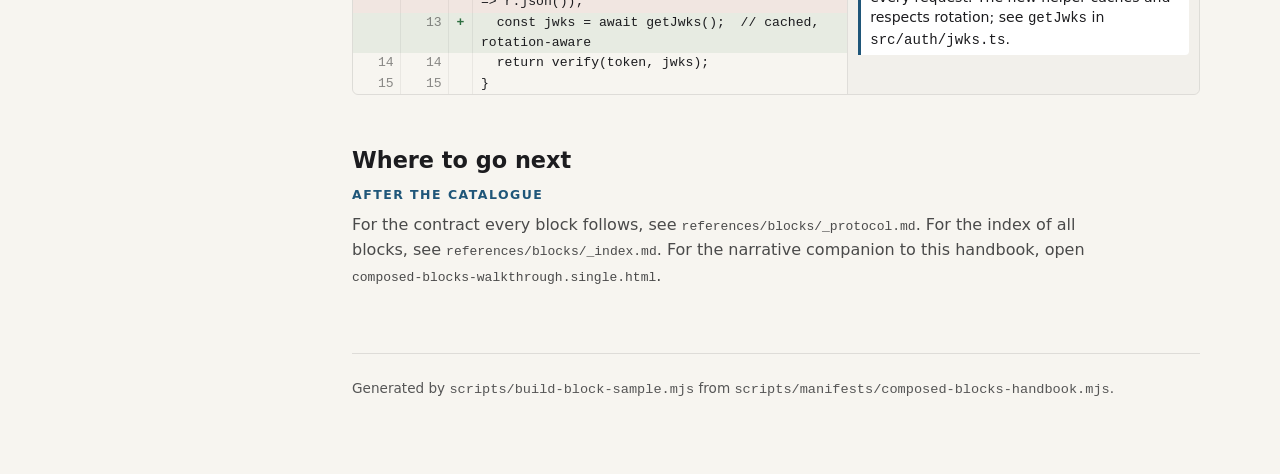
<file: plugins/documents/skills/single-html-document/assets/design-samples/composed-blocks-handbook.single.html>
<!doctype html>
<html lang="en">
<head>
  <meta charset="utf-8">
  <meta name="viewport" content="width=device-width, initial-scale=1">
  <title>Composed Blocks Handbook</title>
  <style>:root {
  color-scheme: light;
  --page-bg: #f7f5f0;
  --page-ink: #1c1c1f;
  --page-muted: #4a4a4a;
  --page-line: rgba(0, 0, 0, 0.1);
  --page-accent: #1f5679;
}
* { box-sizing: border-box; min-width: 0; }
html, body {
  background: var(--page-bg);
  color: var(--page-ink);
  font-family: ui-sans-serif, system-ui, -apple-system, "Segoe UI", sans-serif;
  line-height: 1.6;
  margin: 0;
  /* Page-contract rule: never scroll horizontally at the page level. */
  overflow-x: clip;
  overflow-wrap: anywhere;
}
html { scroll-behavior: smooth; }
body { width: 100%; max-width: 100%; }
.page-back-to-top {
  position: fixed;
  bottom: 1rem;
  right: 1rem;
  z-index: 30;
  width: 2.4rem;
  height: 2.4rem;
  display: inline-flex;
  align-items: center;
  justify-content: center;
  border: 1px solid var(--page-line);
  background: white;
  color: var(--page-ink);
  font-size: 1.1rem;
  border-radius: 999px;
  cursor: pointer;
  box-shadow: 0 4px 12px rgba(0, 0, 0, 0.08);
  opacity: 0;
  transform: translateY(0.5rem);
  transition: opacity 0.18s ease, transform 0.18s ease;
  pointer-events: none;
}
.page-back-to-top[data-visible="true"] {
  opacity: 1;
  transform: translateY(0);
  pointer-events: auto;
}
.sample-shell { max-width: 56rem; margin: 0 auto; padding: 3rem 1.5rem 5rem; min-width: 0; width: 100%; box-sizing: border-box; }
.sample-masthead { margin-bottom: 2.5rem; padding-bottom: 1.5rem; border-bottom: 1px solid var(--page-line); min-width: 0; }
.sample-masthead .eyebrow { font-size: 0.78rem; letter-spacing: 0.14em; text-transform: uppercase; color: #555; font-weight: 600; }
.sample-masthead h1 { font-size: 2rem; line-height: 1.15; margin: 0.5rem 0 0.4rem; font-weight: 700; overflow-wrap: anywhere; }
.sample-masthead p { margin: 0.4rem 0 0; max-width: 50rem; color: var(--page-muted); }
.sample-section { margin: 0 0 3rem; min-width: 0; scroll-margin-top: 1.5rem; }
.sample-section h2 { font-size: 1.4rem; margin: 0 0 0.4rem; font-weight: 700; overflow-wrap: anywhere; }
.sample-section__kicker { margin: 0 0 0.4rem; font-size: 0.78rem; letter-spacing: 0.12em; text-transform: uppercase; font-weight: 600; color: var(--page-accent); }
.sample-section__lead { margin: 0 0 1.25rem; color: var(--page-muted); max-width: 48rem; line-height: 1.6; }
.sample-block__label { font-family: ui-monospace, SFMono-Regular, Menlo, monospace; font-size: 0.78rem; font-weight: 500; letter-spacing: 0.04em; color: #555; margin: 1.5rem 0 0.4rem; overflow-wrap: anywhere; scroll-margin-top: 1.5rem; }
.sample-block__label::before { content: "block: "; color: #888; }
.sample-block { margin: 0; min-width: 0; }
footer.sample-footer { margin-top: 4rem; padding-top: 1.5rem; border-top: 1px solid var(--page-line); font-size: 0.85rem; color: #555; }

@media print {
  .sample-shell { max-width: none; padding: 0; }
  .sample-block__label { display: none; }
  .page-toc-pattern, .page-global-search__launcher, .page-back-to-top { display: none !important; }
  body { padding-left: 0 !important; }
}
</style>
</head>
<body>
  <main class="sample-shell">
    <header class="sample-masthead">
      <p class="eyebrow">Pattern handbook</p>
      <h1>Composed Blocks Handbook</h1>
      <p>A reference catalogue of every reusable content block in the single-html-document skill. Each block appears once with its type label so you can map demonstration back to schema.</p>
    </header>
<section id="overview" class="sample-section">
<h2>How to read this handbook</h2>
<p class="sample-section__kicker">Orientation</p>
<p class="sample-section__lead">Each block is shown in isolation, labelled with its type so you can match it to the spec under <code>references/blocks/&lt;name&gt;.md</code>. Static blocks render their final HTML once; interactive blocks are mounted on load by the shared bootstrap.</p>
<p class="sample-block__label">tldr</p>
<div class="sample-block" data-block-type="tldr" id="overview-tldr-0">
  <script type="application/json" data-block-payload>{"title":"Blocks separate content from presentation.","bodyHtml":"<p>Authors stay in YAML/JSON and Markdown. Renderers (vanilla JS, packaging-safe) turn structured content into rich HTML at compile time or on hydration.<\/p>","pointsHtml":["One <code>type<\/code> per block, with a strict schema.","Each block has colocated spec, renderer, and example.","Interactive blocks survive single-file packaging."]}</script>
</div>
</section>
<section id="scaffolding" class="sample-section">
<h2>Scaffolding blocks</h2>
<p class="sample-section__kicker">Group 1 of 4</p>
<p class="sample-section__lead">Static-mode blocks for opening, flagging, and structuring prose. Useful in every archetype.</p>
<p class="sample-block__label">callout  (icon: shield-alert)</p>
<div class="sample-block" data-block-type="callout" id="scaffolding-callout-0">
  <script type="application/json" data-block-payload>{"tone":"warning","icon":"shield-alert","title":"Don't fight the release-age gate","bodyHtml":"<p>When <code>npm install foo@latest<\/code> resolves to an older version than expected, that's the <strong>seven-day buffer working<\/strong> — investigate the package, don't override the gate.<\/p>","iconHtml":"<svg xmlns=\"http://www.w3.org/2000/svg\" viewBox=\"0 0 24 24\" fill=\"none\" stroke=\"currentColor\" stroke-width=\"2\" stroke-linecap=\"round\" stroke-linejoin=\"round\"><path d=\"M20 13c0 5-3.5 7.5-7.66 8.95a1 1 0 0 1-.67-.01C7.5 20.5 4 18 4 13V6a1 1 0 0 1 1-1c2 0 4.5-1.2 6.24-2.72a1.17 1.17 0 0 1 1.52 0C14.51 3.81 17 5 19 5a1 1 0 0 1 1 1z\"/><path d=\"M12 8v4\"/><path d=\"M12 16h.01\"/><\/svg>"}</script>
</div>
<p class="sample-block__label">faq</p>
<div class="sample-block" data-block-type="faq" id="scaffolding-faq-1">
  <script type="application/json" data-block-payload>{"title":"Common questions","defaultOpen":"first","items":[{"question":"Why not just generate one big HTML file directly?","answerHtml":"<p>Because authoring inside one giant HTML blob is brittle — you can't diff it, restyle it, or reuse content. Single-file is a <strong>delivery format<\/strong>, not an authoring format.<\/p>"},{"question":"What about MHTML or Web Bundles?","answerHtml":"<p>Web Bundles had their navigation implementation removed from Chromium in 2023; MHTML is a niche capture format. Plain <code>.html<\/code> is the only format that opens reliably across modern browsers from disk.<\/p>"},{"question":"Do I need React?","answerHtml":"<p>No. The block layer is pure vanilla JS. Use React when the site is complex enough to benefit from it; use static HTML when it's not.<\/p>"}]}</script>
</div>
<p class="sample-block__label">before-after</p>
<div class="sample-block" data-block-type="before-after" id="scaffolding-before-after-2">
  <script type="application/json" data-block-payload>{"axis":"horizontal","before":{"label":"Before","bodyHtml":"<p>Generated HTML inline; no schema; long files; no way to reuse the pattern.<\/p>","code":{"language":"yaml","source":"- type: callout\n  html: \"<div class='warn'>Don't override the gate<\/div>\""}},"after":{"label":"After","bodyHtml":"<p>Typed block, clear schema, renderer separate, packaging mode declared.<\/p>","code":{"language":"yaml","source":"- type: callout\n  data:\n    tone: warning\n    title: \"Don't override the gate\"\n    body: \"Investigate the package first.\""}}}</script>
</div>
<p class="sample-block__label">glossary</p>
<div class="sample-block" data-block-type="glossary" id="scaffolding-glossary-3">
  <script type="application/json" data-block-payload>{"title":"Terms used in this handbook","layout":"stacked","terms":[{"term":"Single-file HTML","definitionHtml":"<p>A complete website (text, styles, scripts, media) collapsed into one <code>.html<\/code> file that opens directly in a modern browser.<\/p>","aliases":["self-contained HTML","portable HTML"],"related":["Packaging mode"]},{"term":"Packaging mode","definitionHtml":"<p>Build-time strategy for collapsing assets into the deliverable. The three named modes are <strong>direct inline<\/strong>, <strong>Blob-backed payload<\/strong>, and <strong>compressed bootstrap<\/strong>.<\/p>","aliases":["delivery mode"]},{"term":"Block","definitionHtml":"<p>A typed piece of structured content with a colocated renderer. Blocks let authors stay in YAML/JSON while keeping rich visual treatment in the renderer layer.<\/p>"}]}</script>
</div>
</section>
<section id="diagram" class="sample-section">
<h2>Diagram blocks</h2>
<p class="sample-section__kicker">Group 2 of 4</p>
<p class="sample-section__lead">Visual structure blocks. Mostly static; flowchart adds click-reveal node details.</p>
<p class="sample-block__label">timeline</p>
<div class="sample-block" data-block-type="timeline" id="diagram-timeline-0">
  <script type="application/json" data-block-payload>{"title":"Incident timeline · auth-svc 2026-04-12","events":[{"date":"08:42","title":"First failed login spike detected","bodyHtml":"<p>Grafana fired <code>auth-svc-error-rate-warn<\/code>. On-call paged.<\/p>","status":"warning","tag":"P2"},{"date":"08:55","title":"Root cause identified","bodyHtml":"<p>Token validator was pinned to a removed JWKS endpoint after the rotation at 08:30.<\/p>","status":"danger","followUps":["Re-check JWKS rotation runbook","Add canary on validator config drift"]},{"date":"09:14","title":"Mitigated","bodyHtml":"<p>Rolled forward to validator v2.18 with the new JWKS URL.<\/p>","status":"success"}]}</script>
</div>
<p class="sample-block__label">flowchart  (interactive · click a node)</p>
<div class="sample-block" data-block-type="flowchart" id="diagram-flowchart-1">
  <script type="application/json" data-block-payload>{"title":"Token validation","direction":"top-down","nodes":[{"id":"req","label":"Incoming request","lane":0,"order":0,"kind":"terminal"},{"id":"parse","label":"Parse JWT","lane":0,"order":1},{"id":"ok","label":"Signature valid?","lane":0,"order":2,"kind":"decision"},{"id":"cache","label":"Cache validation","lane":0,"order":3,"status":"success","bodyHtml":"<p>Validator caches by token hash for up to 60 seconds. Cache hits skip the JWKS verify path.<\/p>"},{"id":"reject","label":"Reject 401","lane":1,"order":3,"kind":"terminal","status":"danger","bodyHtml":"<p>Logged with reason and request id; alerting fires only above threshold of 30 rejections per minute per upstream IP.<\/p>"}],"edges":[{"from":"req","to":"parse"},{"from":"parse","to":"ok"},{"from":"ok","to":"cache","label":"yes"},{"from":"ok","to":"reject","label":"no"}]}</script>
</div>
<p class="sample-block__label">module-map</p>
<div class="sample-block" data-block-type="module-map" id="diagram-module-map-2">
  <script type="application/json" data-block-payload>{"title":"Repo layout · single-html-document","columns":[{"label":"Authoring"},{"label":"Build"},{"label":"Runtime"}],"modules":[{"id":"content","label":"content/","column":0,"kind":"entry","summaryHtml":"<p>Markdown + YAML sources<\/p>"},{"id":"compiler","label":"scripts/build*","column":1,"summaryHtml":"<p>Compiles content into typed JSON<\/p>"},{"id":"blocks","label":"scripts/blocks/","column":1,"kind":"hot-path","summaryHtml":"<p>Vanilla JS renderers, one per block type<\/p>"},{"id":"site","label":"src/","column":2,"summaryHtml":"<p>Vite/React app or static HTML host<\/p>"},{"id":"bundle","label":"report.html","column":2,"kind":"package","summaryHtml":"<p>Single packaged deliverable<\/p>"}],"connections":[{"from":"content","to":"compiler","label":"read"},{"from":"compiler","to":"site","label":"emit JSON"},{"from":"blocks","to":"site","label":"imported"},{"from":"site","to":"bundle","label":"package"}]}</script>
</div>
<p class="sample-block__label">mind-map</p>
<div class="sample-block" data-block-type="mind-map" id="diagram-mind-map-3">
  <script type="application/json" data-block-payload>{"title":"Scoping the workshop","direction":"horizontal","root":{"label":"AI in higher education","bodyHtml":"<p>1-day workshop, ~30 participants<\/p>"},"branches":[{"label":"Pedagogy","kind":"info","icon":"book-open","children":[{"label":"Assessment redesign"},{"label":"Plagiarism vs. authorship"},{"label":"AI literacy curriculum"}],"iconHtml":"<svg xmlns=\"http://www.w3.org/2000/svg\" viewBox=\"0 0 24 24\" fill=\"none\" stroke=\"currentColor\" stroke-width=\"2\" stroke-linecap=\"round\" stroke-linejoin=\"round\"><path d=\"M2 3h6a4 4 0 0 1 4 4v14a3 3 0 0 0-3-3H2z\"/><path d=\"M22 3h-6a4 4 0 0 0-4 4v14a3 3 0 0 1 3-3h7z\"/><\/svg>"},{"label":"Operations","kind":"success","icon":"layers","children":[{"label":"Tooling procurement"},{"label":"Staff training programme"}],"iconHtml":"<svg xmlns=\"http://www.w3.org/2000/svg\" viewBox=\"0 0 24 24\" fill=\"none\" stroke=\"currentColor\" stroke-width=\"2\" stroke-linecap=\"round\" stroke-linejoin=\"round\"><polygon points=\"12 2 2 7 12 12 22 7 12 2\"/><polyline points=\"2 17 12 22 22 17\"/><polyline points=\"2 12 12 17 22 12\"/><\/svg>"},{"label":"Risk and policy","kind":"warning","icon":"shield-alert","children":[{"label":"Data protection (GDPR)"},{"label":"Equitable access"},{"label":"Compliance reporting"}],"iconHtml":"<svg xmlns=\"http://www.w3.org/2000/svg\" viewBox=\"0 0 24 24\" fill=\"none\" stroke=\"currentColor\" stroke-width=\"2\" stroke-linecap=\"round\" stroke-linejoin=\"round\"><path d=\"M20 13c0 5-3.5 7.5-7.66 8.95a1 1 0 0 1-.67-.01C7.5 20.5 4 18 4 13V6a1 1 0 0 1 1-1c2 0 4.5-1.2 6.24-2.72a1.17 1.17 0 0 1 1.52 0C14.51 3.81 17 5 19 5a1 1 0 0 1 1 1z\"/><path d=\"M12 8v4\"/><path d=\"M12 16h.01\"/><\/svg>"}]}</script>
</div>
<p class="sample-block__label">concept-map  (every edge labelled)</p>
<div class="sample-block" data-block-type="concept-map" id="diagram-concept-map-4">
  <script type="application/json" data-block-payload>{"title":"Why typed blocks matter","nodes":[{"id":"blocks","label":"Typed blocks","col":0,"row":0,"kind":"key","icon":"package","iconHtml":"<svg xmlns=\"http://www.w3.org/2000/svg\" viewBox=\"0 0 24 24\" fill=\"none\" stroke=\"currentColor\" stroke-width=\"2\" stroke-linecap=\"round\" stroke-linejoin=\"round\"><path d=\"m7.5 4.27 9 5.15\"/><path d=\"M21 8a2 2 0 0 0-1-1.73l-7-4a2 2 0 0 0-2 0l-7 4A2 2 0 0 0 3 8v8a2 2 0 0 0 1 1.73l7 4a2 2 0 0 0 2 0l7-4A2 2 0 0 0 21 16Z\"/><path d=\"m3.3 7 8.7 5 8.7-5\"/><path d=\"M12 22V12\"/><\/svg>"},{"id":"schema","label":"Strict schema","col":0,"row":1,"kind":"success"},{"id":"drift","label":"Renderer/spec drift","col":1,"row":0,"kind":"danger","icon":"alert-triangle","iconHtml":"<svg xmlns=\"http://www.w3.org/2000/svg\" viewBox=\"0 0 24 24\" fill=\"none\" stroke=\"currentColor\" stroke-width=\"2\" stroke-linecap=\"round\" stroke-linejoin=\"round\"><path d=\"m21.73 18-8-14a2 2 0 0 0-3.48 0l-8 14A2 2 0 0 0 4 21h16a2 2 0 0 0 1.73-3Z\"/><path d=\"M12 9v4\"/><path d=\"M12 17h.01\"/><\/svg>"},{"id":"reuse","label":"Reuse across pages","col":1,"row":1,"kind":"info"},{"id":"agent","label":"LLM authorability","col":2,"row":0,"kind":"success","icon":"zap","iconHtml":"<svg xmlns=\"http://www.w3.org/2000/svg\" viewBox=\"0 0 24 24\" fill=\"none\" stroke=\"currentColor\" stroke-width=\"2\" stroke-linecap=\"round\" stroke-linejoin=\"round\"><polygon points=\"13 2 3 14 12 14 11 22 21 10 12 10 13 2\"/><\/svg>"},{"id":"maintainability","label":"Long-term maintainability","col":2,"row":1,"kind":"success"}],"edges":[{"from":"blocks","to":"schema","label":"is governed by","kind":"dependsOn"},{"from":"blocks","to":"reuse","label":"enables","kind":"enables"},{"from":"schema","to":"drift","label":"prevents","kind":"contradicts"},{"from":"schema","to":"agent","label":"improves","kind":"causes"},{"from":"reuse","to":"maintainability","label":"supports","kind":"causes"},{"from":"drift","to":"maintainability","label":"undermines","kind":"contradicts"}]}</script>
</div>
<p class="sample-block__label">inline-svg</p>
<div class="sample-block" data-block-type="inline-svg" id="diagram-inline-svg-5">
  <script type="application/json" data-block-payload>{"align":"center","maxHeight":"14rem","frame":true,"svg":"<svg xmlns=\"http://www.w3.org/2000/svg\" viewBox=\"0 0 220 100\">\n              <rect x=\"10\"  y=\"20\" width=\"60\" height=\"60\" rx=\"6\" fill=\"#1f5679\"/>\n              <rect x=\"140\" y=\"20\" width=\"60\" height=\"60\" rx=\"6\" fill=\"#2e6e40\"/>\n              <path d=\"M 70 50 L 140 50\" stroke=\"#333\" stroke-width=\"2\" fill=\"none\"/>\n              <polygon points=\"140,50 132,46 132,54\" fill=\"#333\"/>\n              <text x=\"40\"  y=\"55\" text-anchor=\"middle\" fill=\"white\" font-family=\"sans-serif\" font-size=\"11\">author<\/text>\n              <text x=\"170\" y=\"55\" text-anchor=\"middle\" fill=\"white\" font-family=\"sans-serif\" font-size=\"11\">package<\/text>\n            <\/svg>","captionHtml":"<p>Two-stage build: <strong>author<\/strong> ➜ <strong>package<\/strong>.<\/p>","attributionHtml":"<p>Source: this handbook&rsquo;s architecture diagram.<\/p>"}</script>
</div>
</section>
<section id="comparison" class="sample-section">
<h2>Comparison and token blocks</h2>
<p class="sample-section__kicker">Group 3 of 4</p>
<p class="sample-section__lead">Side-by-side, design-system, and token blocks. Swatches and tabbed-code are interactive; the rest render purely from compile-time data.</p>
<p class="sample-block__label">side-by-side</p>
<div class="sample-block" data-block-type="side-by-side" id="comparison-side-by-side-0">
  <script type="application/json" data-block-payload>{"title":"Direct inline vs Blob-backed payload","panels":[{"label":"Direct inline","title":"Best for narrative reports","bodyHtml":"<p>All assets inlined as Base64 inside the HTML. Simple. Fast to author. Files stay small for narrative content.<\/p>","accent":"info"},{"label":"Blob-backed payload","title":"Best for binary-heavy reports","bodyHtml":"<p>Attachments embedded as data records, materialised as <code>Blob<\/code> URLs only when needed. Keeps the DOM clean even with many large downloads.<\/p>","accent":"success","tag":"recommended for media"}]}</script>
</div>
<p class="sample-block__label">contact-sheet</p>
<div class="sample-block" data-block-type="contact-sheet" id="comparison-contact-sheet-1">
  <script type="application/json" data-block-payload>{"title":"Callout tones","cellMinWidth":"11rem","cells":[{"label":"info","sublabel":"tone","html":"<div style=\"width:100%;display:flex;align-items:center;justify-content:center;padding:0.5rem 0.6rem;border-radius:6px;background:rgba(31,86,121,0.08);border:2px solid #1f5679;color:#1f5679;font-weight:600;font-size:0.92rem;text-align:center;line-height:1.3;overflow-wrap:anywhere;\">Neutral commentary<\/div>"},{"label":"success","sublabel":"tone","html":"<div style=\"width:100%;display:flex;align-items:center;justify-content:center;padding:0.5rem 0.6rem;border-radius:6px;background:rgba(46,110,64,0.08);border:2px solid #2e6e40;color:#2e6e40;font-weight:600;font-size:0.92rem;text-align:center;line-height:1.3;overflow-wrap:anywhere;\">Working pattern<\/div>"},{"label":"warning","sublabel":"tone","html":"<div style=\"width:100%;display:flex;align-items:center;justify-content:center;padding:0.5rem 0.6rem;border-radius:6px;background:rgba(190,132,22,0.10);border:2px solid #be8416;color:#be8416;font-weight:600;font-size:0.92rem;text-align:center;line-height:1.3;overflow-wrap:anywhere;\">Footgun<\/div>"},{"label":"danger","sublabel":"tone","html":"<div style=\"width:100%;display:flex;align-items:center;justify-content:center;padding:0.5rem 0.6rem;border-radius:6px;background:rgba(170,50,60,0.08);border:2px solid #aa323c;color:#aa323c;font-weight:600;font-size:0.92rem;text-align:center;line-height:1.3;overflow-wrap:anywhere;\">Don&rsquo;t do this<\/div>"},{"label":"key","sublabel":"tone","html":"<div style=\"width:100%;display:flex;align-items:center;justify-content:center;padding:0.5rem 0.6rem;border-radius:6px;background:rgba(120,78,152,0.08);border:2px solid #784e98;color:#784e98;font-weight:600;font-size:0.92rem;text-align:center;line-height:1.3;overflow-wrap:anywhere;\">Most important<\/div>"},{"label":"neutral","sublabel":"tone","html":"<div style=\"width:100%;display:flex;align-items:center;justify-content:center;padding:0.5rem 0.6rem;border-radius:6px;background:rgba(60,60,60,0.06);border:2px solid #555555;color:#555555;font-weight:600;font-size:0.92rem;text-align:center;line-height:1.3;overflow-wrap:anywhere;\">Generic emphasis<\/div>"}]}</script>
</div>
<p class="sample-block__label">swatches  (interactive · click to copy)</p>
<div class="sample-block" data-block-type="swatches" id="comparison-swatches-2">
  <script type="application/json" data-block-payload>{"title":"Institutional palette","kind":"color","copyValue":"var","swatches":[{"name":"--ox-blue","value":"#002147","role":"primary brand"},{"name":"--ox-stone","value":"#f5f1eb","role":"page background"},{"name":"--ox-deep","value":"#0f3d5e","role":"headings"},{"name":"--ox-accent","value":"#ee6c4d","role":"callout accents"},{"name":"--ox-success","value":"#2e6e40","role":"confirmed outcome"},{"name":"--ox-danger","value":"#aa323c","role":"do-not / breaking"}]}</script>
</div>
<p class="sample-block__label">severity-tag</p>
<div class="sample-block" data-block-type="severity-tag" id="comparison-severity-tag-3">
  <script type="application/json" data-block-payload>{"title":"Severity vocabulary used in this handbook","layout":"grid","tags":[{"name":"P0","tone":"danger","descriptionHtml":"<p>Customer impact, no workaround. Drop everything.<\/p>","when":"Active outage, data loss, or compliance breach.","sla":"Response under 15 min, mitigation under 1 h."},{"name":"P1","tone":"warning","descriptionHtml":"<p>Customer impact with workaround, or imminent risk of outage.<\/p>","when":"Degraded service, escalating error rates.","sla":"Response under 1 h, mitigation under 4 h."},{"name":"P2","tone":"info","descriptionHtml":"<p>Not customer-facing yet, but should be addressed this sprint.<\/p>","when":"Internal warning thresholds tripped, single-replica failures.","sla":"Response under 1 day."},{"name":"P3","tone":"neutral","descriptionHtml":"<p>Tracked but not prioritised.<\/p>","when":"Minor noise, cosmetic issues."}]}</script>
</div>
<p class="sample-block__label">tabbed-code  (interactive · arrow keys to switch)</p>
<div class="sample-block" data-block-type="tabbed-code" id="comparison-tabbed-code-4">
  <script type="application/json" data-block-payload>{"title":"Install commands","default":0,"tabs":[{"label":"npm","language":"bash","source":"npm install gray-matter fast-glob\nnpm install -D vite-plugin-singlefile"},{"label":"pnpm","language":"bash","source":"pnpm add gray-matter fast-glob\npnpm add -D vite-plugin-singlefile"},{"label":"bun","language":"bash","source":"bun add gray-matter fast-glob\nbun add -d vite-plugin-singlefile"}]}</script>
</div>
</section>
<section id="interactive" class="sample-section">
<h2>Interactive blocks</h2>
<p class="sample-section__kicker">Group 4 of 4</p>
<p class="sample-section__lead">Reader-driven blocks. All hydrate on load via the shared bootstrap and survive single-file packaging.</p>
<p class="sample-block__label">slider  (drag the inputs)</p>
<div class="sample-block" data-block-type="slider" id="interactive-slider-0">
  <script type="application/json" data-block-payload>{"title":"Base64 inflation","descriptionHtml":"<p>Base64 encoding adds roughly 33% overhead. Slide the raw size to see the effect on the packaged HTML.<\/p>","parameters":[{"name":"rawMb","label":"Raw asset size","min":1,"max":50,"step":1,"default":10,"unit":"MB"},{"name":"extraMb","label":"Other content","min":0,"max":20,"step":1,"default":2,"unit":"MB"}],"outputs":[{"label":"Encoded size","compute":"rawMb * 1.33 + extraMb","format":"number","decimals":1,"unit":"MB"},{"label":"Inflation cost","compute":"rawMb * 0.33","format":"number","decimals":1,"unit":"MB"}]}</script>
</div>
<p class="sample-block__label">toggle-deps  (try toggling cdnAssets)</p>
<div class="sample-block" data-block-type="toggle-deps" id="interactive-toggle-deps-1">
  <script type="application/json" data-block-payload>{"title":"Build options","groups":[{"id":"assets","label":"Assets"},{"id":"delivery","label":"Delivery"}],"toggles":[{"id":"inlineImages","group":"assets","label":"Inline images as Base64","default":true,"descriptionHtml":"<p>Required for offline <code>file://<\/code> delivery.<\/p>"},{"id":"gzipPayload","group":"assets","label":"Compress text payloads with gzip","default":false,"dependencies":["inlineImages"],"descriptionHtml":"<p>Best with text-heavy reports. Requires inline images so the bootstrap can decompress on load.<\/p>"},{"id":"cdnAssets","group":"delivery","label":"Pull fonts from a CDN","default":false,"conflicts":["inlineImages"],"descriptionHtml":"<p>Faster initial paint but breaks offline delivery.<\/p>"},{"id":"blobAttachments","group":"delivery","label":"Materialise attachments as Blob URLs","default":true,"descriptionHtml":"<p>Recommended for any report with downloadable PDFs, CSVs, or media.<\/p>"}]}</script>
</div>
<p class="sample-block__label">drag-reorder  (drag cards or use space + arrows)</p>
<div class="sample-block" data-block-type="drag-reorder" id="interactive-drag-reorder-2">
  <script type="application/json" data-block-payload>{"title":"Sort the workshop topics","lanes":[{"id":"now","label":"Cover today"},{"id":"maybe","label":"If time","cap":3},{"id":"skip","label":"Skip"}],"items":[{"id":"deck-pattern","label":"Single-file deck pattern","lane":"now"},{"id":"blocks","label":"Component block layer","lane":"now"},{"id":"workbook","label":"Feedback workbooks","lane":"maybe","tag":"long"},{"id":"catalogue","label":"Generated catalogue","lane":"skip"},{"id":"research","label":"Research synthesis","lane":"maybe"}],"exportFormat":"markdown"}</script>
</div>
<p class="sample-block__label">live-template  (edit any field)</p>
<div class="sample-block" data-block-type="live-template" id="interactive-live-template-3">
  <script type="application/json" data-block-payload>{"title":"Stand-up message template","descriptionHtml":"<p>Edit any field and the message updates live.<\/p>","template":"Hi {team}, quick stand-up:\n• Yesterday: {yesterday}\n• Today: {today}\n• Blockers: {blockers}","variables":[{"name":"team","label":"Team","default":"growth","kind":"text"},{"name":"yesterday","label":"Yesterday","default":"shipped the dashboard skeleton","kind":"multiline"},{"name":"today","label":"Today","default":"wire up search filters","kind":"multiline"},{"name":"blockers","label":"Blockers","default":"none","kind":"text"}],"outputFormat":"text"}</script>
</div>
<p class="sample-block__label">annotated-diff  (severity tag references the catalogue above)</p>
<div class="sample-block" data-block-type="annotated-diff" id="interactive-annotated-diff-4">
  <script type="application/json" data-block-payload>{"title":"Token validator change","path":"src/auth/validator.ts","language":"typescript","lines":[{"kind":"context","oldNumber":12,"newNumber":12,"content":"export async function validate(token: string) {"},{"kind":"remove","oldNumber":13,"content":"  const jwks = await fetch(JWKS_URL).then((r) => r.json());"},{"kind":"add","newNumber":13,"content":"  const jwks = await getJwks();  // cached, rotation-aware"},{"kind":"context","oldNumber":14,"newNumber":14,"content":"  return verify(token, jwks);"},{"kind":"context","oldNumber":15,"newNumber":15,"content":"}"}],"notes":[{"onLines":[2,3],"severity":"P1","bodyHtml":"<p>The previous version refetched the JWKS on every request. The new helper caches and respects rotation; see <code>getJwks<\/code> in <code>src/auth/jwks.ts<\/code>.<\/p>"}],"jumpLinks":[{"label":"Top of fix","atLine":2}]}</script>
</div>
</section>
<section id="closing" class="sample-section">
<h2>Where to go next</h2>
<p class="sample-section__kicker">After the catalogue</p>
<p class="sample-section__lead">For the contract every block follows, see <code>references/blocks/_protocol.md</code>. For the index of all blocks, see <code>references/blocks/_index.md</code>. For the narrative companion to this handbook, open <code>composed-blocks-walkthrough.single.html</code>.</p>
</section>
    <footer class="sample-footer">Generated by <code>scripts/build-block-sample.mjs</code> from <code>scripts/manifests/composed-blocks-handbook.mjs</code>.</footer>
  </main>
  <script>
// Shared bootstrap for interactive blocks.
//
// Each interactive block's renderer module imports `register` from this file
// and calls `register('<type>', mount)`. At packaging time, the bundler pulls
// in every interactive renderer that the page references, so the registry is
// fully populated by the time `bootstrap()` runs.
//
// Source shape produced by the compiler for an interactive block:
//
//   <div data-block-type="<type>" id="...">
//     <script type="application/json" data-block-payload>
//       { ...validated data... }
//     <\/script>
//   <\/div>
//
// On DOMContentLoaded the bootstrap finds every such root, parses its JSON
// payload, and calls the registered `mount(root, data)`. Renderers themselves
// remain pure — they do not register listeners on the document or the window.

const REGISTRY = new Map();

function register(type, mount) {
  if (typeof type !== 'string' || typeof mount !== 'function') return;
  REGISTRY.set(type, mount);
}

function getRegistry() {
  return REGISTRY;
}

function readPayload(root) {
  const payloadEl = root.querySelector(':scope > script[type="application/json"][data-block-payload]');
  if (!payloadEl) return {};
  try {
    return JSON.parse(payloadEl.textContent || '{}');
  } catch (err) {
    console.error('[blocks] failed to parse payload for', root.getAttribute('data-block-type'), err);
    return {};
  }
}

function bootstrap(scope) {
  const doc = scope || (typeof document !== 'undefined' ? document : null);
  if (!doc) return;
  const roots = doc.querySelectorAll('[data-block-type]');
  for (const root of roots) {
    const type = root.getAttribute('data-block-type');
    if (!type || root.hasAttribute('data-block-mounted')) continue;
    const mount = REGISTRY.get(type);
    if (!mount) continue;
    const data = readPayload(root);
    try {
      mount(root, data);
      root.setAttribute('data-block-mounted', '');
    } catch (err) {
      console.error('[blocks] mount failed for', type, err);
    }
  }
}

if (typeof document !== 'undefined') {
  if (document.readyState === 'loading') {
    document.addEventListener('DOMContentLoaded', () => bootstrap());
  } else {
    bootstrap();
  }
}

if (typeof window !== "undefined") { window.__blocksRegister = register; window.__blocksBootstrap = bootstrap; }


// === block: annotated-diff ===
(function () {
  const register = window.__blocksRegister;

const STYLE_ID = 'block-annotated-diff-style';
const KIND_GLYPHS = { add: '+', remove: '−', change: '~', context: ' ' };
const CSS = `
.block-annotated-diff { margin: 1.25rem 0; border: 1px solid rgba(0, 0, 0, 0.1); border-radius: 6px; overflow: hidden; }
.block-annotated-diff__head {
  display: flex;
  align-items: baseline;
  justify-content: space-between;
  padding: 0.5rem 0.85rem;
  background: rgba(0, 0, 0, 0.04);
  border-bottom: 1px solid rgba(0, 0, 0, 0.1);
  gap: 0.6rem;
  flex-wrap: wrap;
}
.block-annotated-diff__title { margin: 0; font-size: 0.95rem; font-weight: 600; }
.block-annotated-diff__path {
  font-family: ui-monospace, SFMono-Regular, Menlo, monospace;
  font-size: 0.82rem;
  color: rgba(0, 0, 0, 0.65);
}
.block-annotated-diff__jumps { display: flex; gap: 0.4rem; flex-wrap: wrap; }
.block-annotated-diff__jump {
  font: inherit;
  font-size: 0.78rem;
  padding: 0.15rem 0.5rem;
  border-radius: 4px;
  border: 1px solid #1f5679;
  background: white;
  color: #1f5679;
  cursor: pointer;
}
.block-annotated-diff__jump:hover { background: #1f5679; color: white; }
.block-annotated-diff__layout { display: grid; grid-template-columns: 1fr; gap: 0; }
@media (min-width: 900px) { .block-annotated-diff__layout { grid-template-columns: 1fr minmax(14rem, 22rem); } }
.block-annotated-diff__diff { font-family: ui-monospace, SFMono-Regular, Menlo, monospace; font-size: 0.82rem; line-height: 1.55; min-width: 0; }
.block-annotated-diff[data-wrap="false"] .block-annotated-diff__diff { overflow-x: auto; }
.block-annotated-diff__line { display: grid; grid-template-columns: 3rem 3rem 1.5rem 1fr; gap: 0; align-items: stretch; }
.block-annotated-diff__line[data-kind="add"]    { background: rgba(46, 110, 64, 0.08); }
.block-annotated-diff__line[data-kind="remove"] { background: rgba(170, 50, 60, 0.08); }
.block-annotated-diff__line[data-kind="change"] { background: rgba(190, 132, 22, 0.10); }
.block-annotated-diff__line[data-flash] { box-shadow: inset 0 0 0 2px #1f5679; }
.block-annotated-diff__num,
.block-annotated-diff__gutter {
  text-align: right;
  padding: 0 0.4rem;
  color: rgba(0, 0, 0, 0.45);
  border-right: 1px solid rgba(0, 0, 0, 0.06);
  user-select: none;
}
.block-annotated-diff__gutter { text-align: center; font-weight: 700; }
.block-annotated-diff__line[data-kind="add"]    .block-annotated-diff__gutter { color: #2e6e40; }
.block-annotated-diff__line[data-kind="remove"] .block-annotated-diff__gutter { color: #aa323c; }
.block-annotated-diff__content {
  padding: 0 0.5rem;
  /* Default: wrap long lines so the page stays within its width. */
  white-space: pre-wrap;
  word-break: break-word;
  overflow-wrap: anywhere;
}
.block-annotated-diff[data-wrap="false"] .block-annotated-diff__content {
  white-space: pre;
  word-break: normal;
  overflow-wrap: normal;
}
.block-annotated-diff__wrap-toggle {
  font: inherit;
  font-size: 0.74rem;
  letter-spacing: 0.04em;
  padding: 0.18rem 0.5rem;
  border-radius: 4px;
  border: 1px solid rgba(0, 0, 0, 0.15);
  background: white;
  color: rgba(0, 0, 0, 0.7);
  cursor: pointer;
}
.block-annotated-diff__wrap-toggle:hover { color: #1f5679; border-color: #1f5679; }
.block-annotated-diff[data-wrap="false"] .block-annotated-diff__wrap-toggle { background: #1f5679; color: white; border-color: #1f5679; }
.block-annotated-diff__notes {
  border-top: 1px solid rgba(0, 0, 0, 0.08);
  background: rgba(0, 0, 0, 0.02);
  padding: 0.5rem 0.65rem;
  display: flex;
  flex-direction: column;
  gap: 0.5rem;
}
@media (min-width: 900px) { .block-annotated-diff__notes { border-top: 0; border-left: 1px solid rgba(0, 0, 0, 0.08); } }
.block-annotated-diff__note {
  border-left: 3px solid var(--block-ad-severity, #1f5679);
  padding: 0.3rem 0.55rem;
  background: white;
  border-radius: 0 4px 4px 0;
  font-size: 0.88rem;
  line-height: 1.45;
}
.block-annotated-diff__note-head {
  display: flex;
  align-items: baseline;
  gap: 0.4rem;
  font-size: 0.78rem;
  font-weight: 600;
  margin-bottom: 0.15rem;
  flex-wrap: wrap;
}
.block-annotated-diff__note-range { color: rgba(0, 0, 0, 0.5); font-family: ui-monospace, SFMono-Regular, Menlo, monospace; }
.block-annotated-diff__note-body p:first-child { margin-top: 0; }
.block-annotated-diff__note-body p:last-child  { margin-bottom: 0; }
`;

function ensureStyle(doc) {
  if (doc.getElementById(STYLE_ID)) return;
  const style = doc.createElement('style');
  style.id = STYLE_ID;
  style.textContent = CSS;
  doc.head.appendChild(style);
}

function mount(root, data) {
  const doc = root.ownerDocument;
  ensureStyle(doc);
  root.classList.add('block-annotated-diff');
  root.setAttribute('data-wrap', 'true');
  root.innerHTML = '';

  const head = doc.createElement('div');
  head.className = 'block-annotated-diff__head';
  if (data.title) {
    const t = doc.createElement('h3');
    t.className = 'block-annotated-diff__title';
    if (root.id) t.id = `${root.id}-title`;
    t.textContent = data.title;
    head.appendChild(t);
  }
  if (data.path) {
    const p = doc.createElement('span');
    p.className = 'block-annotated-diff__path';
    p.textContent = data.path;
    head.appendChild(p);
  }
  const jumpsEl = doc.createElement('div');
  jumpsEl.className = 'block-annotated-diff__jumps';
  head.appendChild(jumpsEl);

  const wrapToggle = doc.createElement('button');
  wrapToggle.type = 'button';
  wrapToggle.className = 'block-annotated-diff__wrap-toggle';
  wrapToggle.textContent = 'No wrap';
  wrapToggle.setAttribute('aria-pressed', 'false');
  wrapToggle.addEventListener('click', () => {
    const wrapping = root.getAttribute('data-wrap') !== 'false';
    root.setAttribute('data-wrap', wrapping ? 'false' : 'true');
    wrapToggle.setAttribute('aria-pressed', wrapping ? 'true' : 'false');
    wrapToggle.textContent = wrapping ? 'Wrap' : 'No wrap';
  });
  head.appendChild(wrapToggle);
  root.appendChild(head);

  const layout = doc.createElement('div');
  layout.className = 'block-annotated-diff__layout';

  const diff = doc.createElement('div');
  diff.className = 'block-annotated-diff__diff';
  const lines = Array.isArray(data.lines) ? data.lines : [];
  const lineEls = [];
  lines.forEach((line, idx) => {
    const row = doc.createElement('div');
    row.className = 'block-annotated-diff__line';
    row.setAttribute('data-kind', line.kind || 'context');
    row.id = `${root.id || 'diff'}-line-${idx + 1}`;

    const oldN = doc.createElement('span');
    oldN.className = 'block-annotated-diff__num';
    oldN.textContent = line.oldNumber != null ? String(line.oldNumber) : '';
    row.appendChild(oldN);

    const newN = doc.createElement('span');
    newN.className = 'block-annotated-diff__num';
    newN.textContent = line.newNumber != null ? String(line.newNumber) : '';
    row.appendChild(newN);

    const gutter = doc.createElement('span');
    gutter.className = 'block-annotated-diff__gutter';
    gutter.textContent = KIND_GLYPHS[line.kind] || ' ';
    row.appendChild(gutter);

    const content = doc.createElement('span');
    content.className = 'block-annotated-diff__content';
    content.textContent = line.content || '';
    row.appendChild(content);

    diff.appendChild(row);
    lineEls.push(row);
  });

  const notesPane = doc.createElement('div');
  notesPane.className = 'block-annotated-diff__notes';
  const notes = Array.isArray(data.notes) ? data.notes : [];
  for (const note of notes) {
    const noteEl = doc.createElement('div');
    noteEl.className = 'block-annotated-diff__note';
    const safeName = String(note.severity || '').replace(/[^A-Za-z0-9_-]/g, '_');
    if (safeName) noteEl.classList.add(`tag-${safeName}-rail`);

    const noteHead = doc.createElement('div');
    noteHead.className = 'block-annotated-diff__note-head';
    if (note.severity) {
      const tag = doc.createElement('span');
      const safe = String(note.severity).replace(/[^A-Za-z0-9_-]/g, '_');
      tag.className = `tag-${safe}`;
      tag.textContent = note.severity;
      noteHead.appendChild(tag);
    }
    const range = doc.createElement('span');
    range.className = 'block-annotated-diff__note-range';
    const [a, b] = Array.isArray(note.onLines) ? note.onLines : [null, null];
    range.textContent = a != null && b != null
      ? (a === b ? `line ${a}` : `lines ${a}–${b}`)
      : '';
    noteHead.appendChild(range);
    noteEl.appendChild(noteHead);

    const body = doc.createElement('div');
    body.className = 'block-annotated-diff__note-body';
    body.innerHTML = note.bodyHtml || '';
    noteEl.appendChild(body);

    notesPane.appendChild(noteEl);
  }

  layout.appendChild(diff);
  layout.appendChild(notesPane);
  root.appendChild(layout);

  const jumpLinks = Array.isArray(data.jumpLinks) ? data.jumpLinks : [];
  for (const j of jumpLinks) {
    const btn = doc.createElement('button');
    btn.type = 'button';
    btn.className = 'block-annotated-diff__jump';
    btn.textContent = j.label;
    btn.addEventListener('click', () => {
      const el = lineEls[(j.atLine || 1) - 1];
      if (!el) return;
      el.scrollIntoView({ block: 'center', behavior: 'smooth' });
      el.setAttribute('data-flash', '');
      setTimeout(() => el.removeAttribute('data-flash'), 1200);
    });
    jumpsEl.appendChild(btn);
  }
}

  register("annotated-diff", mount);
})();

// === block: before-after ===
(function () {
  const register = window.__blocksRegister;
const STYLE_ID = 'block-before-after-style';
const CSS = `
.block-before-after {
  display: grid;
  gap: 1rem;
  margin: 1.25rem 0;
}
.block-before-after--horizontal { grid-template-columns: 1fr 1fr; }
.block-before-after--vertical { grid-template-columns: 1fr; }
@media (max-width: 720px) {
  .block-before-after--horizontal { grid-template-columns: 1fr; }
}
.block-before-after__panel {
  border: 1px solid rgba(0, 0, 0, 0.1);
  border-radius: 6px;
  padding: 0.9rem 1rem;
  background: rgba(0, 0, 0, 0.02);
}
.block-before-after__panel--before {
  border-left: 3px solid #aa323c;
}
.block-before-after__panel--after {
  border-left: 3px solid #2e6e40;
}
.block-before-after__label {
  display: block;
  font-size: 0.72rem;
  letter-spacing: 0.12em;
  text-transform: uppercase;
  font-weight: 600;
  margin-bottom: 0.5rem;
}
.block-before-after__panel--before .block-before-after__label { color: #aa323c; }
.block-before-after__panel--after  .block-before-after__label { color: #2e6e40; }
.block-before-after__body { line-height: 1.5; margin: 0; }
.block-before-after__body p:first-child { margin-top: 0; }
.block-before-after__body p:last-child { margin-bottom: 0; }
.block-before-after__code {
  margin: 0.6rem 0 0;
  padding: 0.6rem 0.75rem;
  background: rgba(0, 0, 0, 0.06);
  border-radius: 4px;
  font-family: ui-monospace, SFMono-Regular, Menlo, monospace;
  font-size: 0.85rem;
  line-height: 1.45;
  /* Wrap by default so the page never grows wider than its container. */
  white-space: pre-wrap;
  word-break: break-word;
  overflow-wrap: anywhere;
}
`;

function ensureStyle(doc) {
  if (doc.getElementById(STYLE_ID)) return;
  const style = doc.createElement('style');
  style.id = STYLE_ID;
  style.textContent = CSS;
  doc.head.appendChild(style);
}

function renderPanel(doc, side, panel) {
  const wrap = doc.createElement('div');
  wrap.className = `block-before-after__panel block-before-after__panel--${side}`;
  const label = doc.createElement('span');
  label.className = 'block-before-after__label';
  label.textContent = panel.label || (side === 'before' ? 'Before' : 'After');
  wrap.appendChild(label);
  if (panel.bodyHtml) {
    const body = doc.createElement('div');
    body.className = 'block-before-after__body';
    body.innerHTML = panel.bodyHtml;
    wrap.appendChild(body);
  }
  if (panel.code && panel.code.source) {
    const pre = doc.createElement('pre');
    pre.className = 'block-before-after__code';
    if (panel.code.language) pre.setAttribute('data-language', panel.code.language);
    pre.textContent = panel.code.source;
    wrap.appendChild(pre);
  }
  return wrap;
}

function mount(root, data) {
  const doc = root.ownerDocument;
  ensureStyle(doc);
  const axis = data.axis === 'vertical' ? 'vertical' : 'horizontal';
  root.classList.add('block-before-after', `block-before-after--${axis}`);
  root.innerHTML = '';
  root.appendChild(renderPanel(doc, 'before', data.before || {}));
  root.appendChild(renderPanel(doc, 'after', data.after || {}));
}

  register("before-after", mount);
})();

// === block: callout ===
(function () {
  const register = window.__blocksRegister;
const STYLE_ID = 'block-callout-style';
const TONES = {
  info:    { bg: 'rgba(31, 86, 121, 0.08)',  rail: '#1f5679', icon: 'i' },
  success: { bg: 'rgba(46, 110, 64, 0.08)',  rail: '#2e6e40', icon: '✓' },
  warning: { bg: 'rgba(190, 132, 22, 0.10)', rail: '#be8416', icon: '!' },
  danger:  { bg: 'rgba(170, 50, 60, 0.08)',  rail: '#aa323c', icon: '✗' },
  key:     { bg: 'rgba(120, 78, 152, 0.08)', rail: '#784e98', icon: '★' },
  neutral: { bg: 'rgba(60, 60, 60, 0.06)',   rail: '#555555', icon: '•' },
};
const CSS = `
.block-callout {
  display: grid;
  grid-template-columns: 2.4rem 1fr;
  gap: 0.75rem;
  align-items: start;
  padding: 0.85rem 1rem;
  margin: 1.1rem 0;
  border-radius: 6px;
  border-left: 4px solid var(--block-callout-rail, #555);
  background: var(--block-callout-bg, rgba(0, 0, 0, 0.04));
  line-height: 1.5;
}
.block-callout__icon {
  display: inline-flex;
  align-items: center;
  justify-content: center;
  width: 2rem;
  height: 2rem;
  border-radius: 999px;
  background: var(--block-callout-rail, #555);
  color: white;
  font-weight: 700;
  font-size: 0.95rem;
  flex-shrink: 0;
}
.block-callout__icon > svg { width: 1.15rem; height: 1.15rem; }
.block-callout__title {
  margin: 0 0 0.25rem 0;
  font-weight: 600;
  font-size: 0.98rem;
  color: var(--block-callout-rail, inherit);
}
.block-callout__body { margin: 0; }
.block-callout__body p { margin: 0 0 0.5rem 0; }
.block-callout__body p:last-child { margin-bottom: 0; }
`;

function ensureStyle(doc) {
  if (doc.getElementById(STYLE_ID)) return;
  const style = doc.createElement('style');
  style.id = STYLE_ID;
  style.textContent = CSS;
  doc.head.appendChild(style);
}

function mount(root, data) {
  const doc = root.ownerDocument;
  ensureStyle(doc);
  const tone = TONES[data.tone] || TONES.neutral;
  root.classList.add('block-callout');
  root.style.setProperty('--block-callout-rail', tone.rail);
  root.style.setProperty('--block-callout-bg', tone.bg);
  root.innerHTML = '';

  const iconEl = doc.createElement('span');
  iconEl.className = 'block-callout__icon';
  iconEl.setAttribute('aria-hidden', 'true');
  if (data.iconHtml) {
    iconEl.innerHTML = data.iconHtml;
  } else if (data.icon && typeof window !== 'undefined' && typeof window.__blocksIcon === 'function' && window.__blocksHasIcon(data.icon)) {
    iconEl.innerHTML = window.__blocksIcon(data.icon);
  } else {
    iconEl.textContent = data.icon || tone.icon;
  }
  root.appendChild(iconEl);

  const content = doc.createElement('div');
  if (data.title) {
    const t = doc.createElement('h3');
    t.className = 'block-callout__title';
    if (root.id) t.id = `${root.id}-title`;
    t.textContent = data.title;
    content.appendChild(t);
  }
  if (data.bodyHtml) {
    const body = doc.createElement('div');
    body.className = 'block-callout__body';
    body.innerHTML = data.bodyHtml;
    content.appendChild(body);
  }
  root.appendChild(content);
}

  register("callout", mount);
})();

// === block: concept-map ===
(function () {
  const register = window.__blocksRegister;
const STYLE_ID = 'block-concept-map-style';
const KIND_COLORS = {
  info:    { border: '#1f5679', bg: 'rgba(31, 86, 121, 0.06)' },
  success: { border: '#2e6e40', bg: 'rgba(46, 110, 64, 0.06)' },
  warning: { border: '#be8416', bg: 'rgba(190, 132, 22, 0.10)' },
  danger:  { border: '#aa323c', bg: 'rgba(170, 50, 60, 0.06)' },
  key:     { border: '#784e98', bg: 'rgba(120, 78, 152, 0.08)' },
  neutral: { border: '#555',    bg: 'rgba(0, 0, 0, 0.04)' },
};
const EDGE_STYLES = {
  causes:      { dash: '0',     color: 'rgba(0, 0, 0, 0.55)' },
  partOf:      { dash: '0',     color: 'rgba(0, 0, 0, 0.55)', double: true },
  dependsOn:   { dash: '0',     color: 'rgba(0, 0, 0, 0.55)' },
  contradicts: { dash: '6 4',   color: '#aa323c' },
  example:     { dash: '2 4',   color: 'rgba(0, 0, 0, 0.45)' },
  enables:     { dash: '0',     color: '#2e6e40' },
  default:     { dash: '0',     color: 'rgba(0, 0, 0, 0.55)' },
};
const CSS = `
.block-concept-map { margin: 1.25rem 0; min-width: 0; }
.block-concept-map__title { margin: 0 0 0.85rem 0; font-size: 1.05rem; font-weight: 600; }
.block-concept-map__stage {
  position: relative;
  display: grid;
  gap: 1.5rem 2rem;
  padding: 1.25rem;
  background: rgba(0, 0, 0, 0.02);
  border-radius: 6px;
  min-width: 0;
}
.block-concept-map__node {
  background: white;
  border: 1.5px solid var(--block-cm-border, #555);
  border-radius: 8px;
  padding: 0.55rem 0.7rem;
  position: relative;
  z-index: 2;
  min-width: 0;
  max-width: 100%;
  overflow-wrap: anywhere;
  text-align: center;
}
.block-concept-map__node-head {
  display: flex;
  align-items: center;
  justify-content: center;
  gap: 0.35rem;
  font-weight: 600;
  font-size: 0.95rem;
  color: var(--block-cm-border, #333);
  line-height: 1.3;
}
.block-concept-map__node-icon { display: inline-flex; flex-shrink: 0; }
.block-concept-map__node-icon > svg { width: 1.05rem; height: 1.05rem; }
.block-concept-map__node-body { font-size: 0.82rem; color: rgba(0, 0, 0, 0.65); margin-top: 0.2rem; line-height: 1.4; }
.block-concept-map__node-body p { margin: 0; }
.block-concept-map__edges { position: absolute; inset: 0; pointer-events: none; z-index: 1; overflow: visible; }
.block-concept-map__edges path { fill: none; stroke-width: 1.5; }
.block-concept-map__edges polygon { stroke-width: 0; }
.block-concept-map__edge-label-bg { fill: rgba(247, 245, 240, 0.96); }
.block-concept-map__edges text {
  font-size: 0.74rem;
  fill: rgba(0, 0, 0, 0.78);
  font-weight: 500;
  font-style: italic;
  dominant-baseline: middle;
}
`;

function ensureStyle(doc) {
  if (doc.getElementById(STYLE_ID)) return;
  const style = doc.createElement('style');
  style.id = STYLE_ID;
  style.textContent = CSS;
  doc.head.appendChild(style);
}

function resolveIcon(data) {
  if (data.iconHtml) return data.iconHtml;
  if (data.icon && typeof window !== 'undefined' && typeof window.__blocksHasIcon === 'function' && window.__blocksHasIcon(data.icon)) {
    return window.__blocksIcon(data.icon);
  }
  return null;
}

function mount(root, data) {
  const doc = root.ownerDocument;
  ensureStyle(doc);
  root.classList.add('block-concept-map');
  root.innerHTML = '';

  if (data.title) {
    const t = doc.createElement('h3');
    t.className = 'block-concept-map__title';
    if (root.id) t.id = `${root.id}-title`;
    t.textContent = data.title;
    root.appendChild(t);
  }

  const stage = doc.createElement('div');
  stage.className = 'block-concept-map__stage';

  const nodes = Array.isArray(data.nodes) ? data.nodes : [];
  const edges = Array.isArray(data.edges) ? data.edges : [];

  let maxCol = 0;
  let maxRow = 0;
  for (const n of nodes) {
    maxCol = Math.max(maxCol, n.col || 0);
    maxRow = Math.max(maxRow, n.row || 0);
  }
  stage.style.gridTemplateColumns = `repeat(${maxCol + 1}, minmax(8rem, 1fr))`;
  stage.style.gridTemplateRows = `repeat(${maxRow + 1}, auto)`;

  const nodeEls = new Map();
  for (const node of nodes) {
    const el = doc.createElement('div');
    el.className = 'block-concept-map__node';
    el.setAttribute('data-node-id', node.id);
    const tone = KIND_COLORS[node.kind] || KIND_COLORS.neutral;
    el.style.setProperty('--block-cm-border', tone.border);
    el.style.background = tone.bg;
    el.style.gridColumn = String((node.col || 0) + 1);
    el.style.gridRow = String((node.row || 0) + 1);
    el.style.alignSelf = 'center';

    const head = doc.createElement('div');
    head.className = 'block-concept-map__node-head';
    const iconHtml = resolveIcon(node);
    if (iconHtml) {
      const iconEl = doc.createElement('span');
      iconEl.className = 'block-concept-map__node-icon';
      iconEl.innerHTML = iconHtml;
      head.appendChild(iconEl);
    }
    const labelEl = doc.createElement('span');
    labelEl.textContent = node.label || node.id;
    head.appendChild(labelEl);
    el.appendChild(head);

    if (node.bodyHtml) {
      const body = doc.createElement('div');
      body.className = 'block-concept-map__node-body';
      body.innerHTML = node.bodyHtml;
      el.appendChild(body);
    }

    stage.appendChild(el);
    nodeEls.set(node.id, el);
  }

  const svgNS = 'http://www.w3.org/2000/svg';
  const svg = doc.createElementNS(svgNS, 'svg');
  svg.setAttribute('class', 'block-concept-map__edges');
  stage.appendChild(svg);

  root.appendChild(stage);

  function drawEdges() {
    const stageRect = stage.getBoundingClientRect();
    if (stageRect.width === 0) return;
    svg.setAttribute('viewBox', `0 0 ${stageRect.width} ${stageRect.height}`);
    svg.setAttribute('width', String(stageRect.width));
    svg.setAttribute('height', String(stageRect.height));
    while (svg.firstChild) svg.removeChild(svg.firstChild);

    // Detect parallel edges between the same pair so we can offset their
    // midpoints and avoid stacking labels.
    const pairKey = (e) => {
      const lo = e.from < e.to ? e.from : e.to;
      const hi = e.from < e.to ? e.to : e.from;
      return `${lo}|${hi}`;
    };
    const pairCounts = new Map();
    edges.forEach((e) => {
      const key = pairKey(e);
      pairCounts.set(key, (pairCounts.get(key) || 0) + 1);
    });
    const pairIndex = new Map();

    const labelTasks = [];

    for (const edge of edges) {
      const fromEl = nodeEls.get(edge.from);
      const toEl = nodeEls.get(edge.to);
      if (!fromEl || !toEl) continue;
      const a = fromEl.getBoundingClientRect();
      const b = toEl.getBoundingClientRect();
      // Connect from edge of source closest to target.
      const ax = (a.left + a.right) / 2 - stageRect.left;
      const ay = (a.top + a.bottom) / 2 - stageRect.top;
      const bx = (b.left + b.right) / 2 - stageRect.left;
      const by = (b.top + b.bottom) / 2 - stageRect.top;
      const dx = bx - ax;
      const dy = by - ay;
      const len = Math.hypot(dx, dy) || 1;

      // Move endpoints to the bounding box edges instead of centres so the
      // path doesn't disappear under the node.
      const halfW = (a.width / 2) - 4;
      const halfH = (a.height / 2) - 4;
      const tHalf = (b.width / 2) - 4;
      const tHalfH = (b.height / 2) - 4;
      const angle = Math.atan2(dy, dx);
      const sx = ax + Math.cos(angle) * Math.min(halfW / Math.max(0.0001, Math.abs(Math.cos(angle))), halfH / Math.max(0.0001, Math.abs(Math.sin(angle))));
      const sy = ay + Math.sin(angle) * Math.min(halfW / Math.max(0.0001, Math.abs(Math.cos(angle))), halfH / Math.max(0.0001, Math.abs(Math.sin(angle))));
      const tx = bx - Math.cos(angle) * Math.min(tHalf / Math.max(0.0001, Math.abs(Math.cos(angle))), tHalfH / Math.max(0.0001, Math.abs(Math.sin(angle))));
      const ty = by - Math.sin(angle) * Math.min(tHalf / Math.max(0.0001, Math.abs(Math.cos(angle))), tHalfH / Math.max(0.0001, Math.abs(Math.sin(angle))));

      const key = pairKey(edge);
      const total = pairCounts.get(key) || 1;
      const idx = pairIndex.get(key) || 0;
      pairIndex.set(key, idx + 1);
      // Offset the curve perpendicular to the line by an amount that scales
      // with the count so multiple edges between the same pair fan out.
      const offsetMag = total > 1 ? ((idx - (total - 1) / 2) * 22) : 0;
      const perpX = -Math.sin(angle) * offsetMag;
      const perpY =  Math.cos(angle) * offsetMag;
      const cx = (sx + tx) / 2 + perpX;
      const cy = (sy + ty) / 2 + perpY;

      const style = EDGE_STYLES[edge.kind] || EDGE_STYLES.default;
      const path = doc.createElementNS(svgNS, 'path');
      path.setAttribute('d', `M ${sx} ${sy} Q ${cx} ${cy} ${tx} ${ty}`);
      path.setAttribute('stroke-dasharray', style.dash);
      path.setAttribute('stroke', style.color);
      svg.appendChild(path);

      // Arrowhead at target, pointed along the tangent of the curve at the
      // endpoint (approximated by the angle from cx,cy to tx,ty).
      const headAngle = Math.atan2(ty - cy, tx - cx);
      const headSize = 7;
      const arrow = doc.createElementNS(svgNS, 'polygon');
      const ax1 = tx - Math.cos(headAngle) * headSize - Math.sin(headAngle) * 4;
      const ay1 = ty - Math.sin(headAngle) * headSize + Math.cos(headAngle) * 4;
      const ax2 = tx - Math.cos(headAngle) * headSize + Math.sin(headAngle) * 4;
      const ay2 = ty - Math.sin(headAngle) * headSize - Math.cos(headAngle) * 4;
      arrow.setAttribute('points', `${tx},${ty} ${ax1},${ay1} ${ax2},${ay2}`);
      arrow.setAttribute('fill', style.color);
      svg.appendChild(arrow);

      if (!edge.label) {
        console.warn('[concept-map] edge missing label:', edge.from, '->', edge.to);
      } else {
        labelTasks.push({ x: cx, y: cy, text: edge.label });
      }
    }

    for (const task of labelTasks) {
      const text = doc.createElementNS(svgNS, 'text');
      text.setAttribute('x', String(task.x));
      text.setAttribute('y', String(task.y));
      text.setAttribute('text-anchor', 'middle');
      text.textContent = task.text;
      svg.appendChild(text);
      let bb;
      try { bb = text.getBBox(); } catch (_) { bb = null; }
      if (bb && bb.width > 0) {
        const padX = 4;
        const padY = 2;
        const rect = doc.createElementNS(svgNS, 'rect');
        rect.setAttribute('class', 'block-concept-map__edge-label-bg');
        rect.setAttribute('x', String(bb.x - padX));
        rect.setAttribute('y', String(bb.y - padY));
        rect.setAttribute('width', String(bb.width + padX * 2));
        rect.setAttribute('height', String(bb.height + padY * 2));
        rect.setAttribute('rx', '3');
        svg.insertBefore(rect, text);
      }
    }
  }

  if (typeof window !== 'undefined') {
    requestAnimationFrame(drawEdges);
    window.addEventListener('resize', drawEdges, { passive: true });
  } else {
    drawEdges();
  }
}

  register("concept-map", mount);
})();

// === block: contact-sheet ===
(function () {
  const register = window.__blocksRegister;
const STYLE_ID = 'block-contact-sheet-style';
const CSS = `
.block-contact-sheet { margin: 1.25rem 0; }
.block-contact-sheet__title {
  margin: 0 0 0.85rem 0;
  font-size: 1.05rem;
  font-weight: 600;
}
.block-contact-sheet__group-header {
  font-size: 0.78rem;
  letter-spacing: 0.1em;
  text-transform: uppercase;
  font-weight: 600;
  color: rgba(0, 0, 0, 0.55);
  margin: 0.85rem 0 0.4rem;
}
.block-contact-sheet__group-header:first-child { margin-top: 0; }
.block-contact-sheet__grid {
  display: grid;
  gap: 0.75rem;
}
.block-contact-sheet__cell {
  position: relative;
  border: 1px solid rgba(0, 0, 0, 0.1);
  border-radius: 6px;
  padding: 0.55rem 0.7rem 0.65rem;
  background: white;
  display: flex;
  flex-direction: column;
  gap: 0.35rem;
  min-height: 5rem;
}
.block-contact-sheet__head {
  display: flex;
  align-items: baseline;
  justify-content: space-between;
  gap: 0.4rem;
}
.block-contact-sheet__label {
  font-size: 0.78rem;
  font-weight: 600;
  letter-spacing: 0.04em;
}
.block-contact-sheet__sublabel {
  font-size: 0.72rem;
  color: rgba(0, 0, 0, 0.5);
  font-style: italic;
}
.block-contact-sheet__tag {
  position: absolute;
  top: 0.4rem;
  right: 0.5rem;
  font-size: 0.65rem;
  font-weight: 600;
  letter-spacing: 0.04em;
  background: rgba(0, 0, 0, 0.08);
  padding: 0.05rem 0.4rem;
  border-radius: 999px;
}
.block-contact-sheet__body {
  flex: 1;
  display: flex;
  align-items: center;
  justify-content: center;
}
.block-contact-sheet__body > svg { max-width: 100%; height: auto; }
.block-contact-sheet__caption {
  font-size: 0.78rem;
  color: rgba(0, 0, 0, 0.6);
  margin: 0;
  line-height: 1.4;
}
.block-contact-sheet__caption p { margin: 0; }
`;

function ensureStyle(doc) {
  if (doc.getElementById(STYLE_ID)) return;
  const style = doc.createElement('style');
  style.id = STYLE_ID;
  style.textContent = CSS;
  doc.head.appendChild(style);
}

function mount(root, data) {
  const doc = root.ownerDocument;
  ensureStyle(doc);
  root.classList.add('block-contact-sheet');
  root.innerHTML = '';

  if (data.title) {
    const t = doc.createElement('h3');
    t.className = 'block-contact-sheet__title';
    if (root.id) t.id = `${root.id}-title`;
    t.textContent = data.title;
    root.appendChild(t);
  }

  const cells = Array.isArray(data.cells) ? data.cells : [];
  const cellMinWidth = data.cellMinWidth || '12rem';
  const groups = new Map();
  const groupOrder = [];
  for (const cell of cells) {
    const g = cell.group || '__nogroup__';
    if (!groups.has(g)) {
      groups.set(g, []);
      groupOrder.push(g);
    }
    groups.get(g).push(cell);
  }

  for (const g of groupOrder) {
    if (g !== '__nogroup__') {
      const header = doc.createElement('p');
      header.className = 'block-contact-sheet__group-header';
      header.textContent = g;
      root.appendChild(header);
    }
    const grid = doc.createElement('div');
    grid.className = 'block-contact-sheet__grid';
    grid.style.gridTemplateColumns = `repeat(auto-fit, minmax(${cellMinWidth}, 1fr))`;
    for (const cell of groups.get(g)) {
      const el = doc.createElement('div');
      el.className = 'block-contact-sheet__cell';

      const head = doc.createElement('div');
      head.className = 'block-contact-sheet__head';
      const label = doc.createElement('span');
      label.className = 'block-contact-sheet__label';
      label.textContent = cell.label || '';
      head.appendChild(label);
      if (cell.sublabel) {
        const sub = doc.createElement('span');
        sub.className = 'block-contact-sheet__sublabel';
        sub.textContent = cell.sublabel;
        head.appendChild(sub);
      }
      el.appendChild(head);

      if (cell.tag) {
        const tag = doc.createElement('span');
        tag.className = 'block-contact-sheet__tag';
        tag.textContent = cell.tag;
        el.appendChild(tag);
      }

      const body = doc.createElement('div');
      body.className = 'block-contact-sheet__body';
      if (cell.svg) body.innerHTML = cell.svg;
      else if (cell.html) body.innerHTML = cell.html;
      el.appendChild(body);

      if (cell.captionHtml) {
        const caption = doc.createElement('div');
        caption.className = 'block-contact-sheet__caption';
        caption.innerHTML = cell.captionHtml;
        el.appendChild(caption);
      }
      grid.appendChild(el);
    }
    root.appendChild(grid);
  }
}

  register("contact-sheet", mount);
})();

// === block: drag-reorder ===
(function () {
  const register = window.__blocksRegister;

const STYLE_ID = 'block-drag-reorder-style';
const CSS = `
.block-drag-reorder { margin: 1.25rem 0; }
.block-drag-reorder__title { margin: 0 0 0.65rem 0; font-size: 1.05rem; font-weight: 600; }
.block-drag-reorder__board {
  display: grid;
  gap: 0.75rem;
  grid-template-columns: repeat(auto-fit, minmax(12rem, 1fr));
}
.block-drag-reorder__lane {
  background: rgba(0, 0, 0, 0.04);
  border: 1px solid rgba(0, 0, 0, 0.08);
  border-radius: 6px;
  padding: 0.55rem 0.6rem 0.7rem;
  display: flex;
  flex-direction: column;
  gap: 0.45rem;
  min-height: 6rem;
}
.block-drag-reorder__lane[data-droptarget] { background: rgba(31, 86, 121, 0.12); border-color: #1f5679; }
.block-drag-reorder__lane-head {
  display: flex;
  justify-content: space-between;
  align-items: baseline;
  gap: 0.4rem;
  font-size: 0.78rem;
  letter-spacing: 0.06em;
  text-transform: uppercase;
  font-weight: 600;
  color: rgba(0, 0, 0, 0.6);
}
.block-drag-reorder__lane-count[data-overflow="true"] { color: #aa323c; font-weight: 700; }
.block-drag-reorder__card {
  background: white;
  border: 1px solid rgba(0, 0, 0, 0.1);
  border-radius: 4px;
  padding: 0.4rem 0.55rem;
  cursor: grab;
  font-size: 0.92rem;
  line-height: 1.4;
  position: relative;
}
.block-drag-reorder__card:focus-visible { outline: 2px solid #1f5679; outline-offset: 2px; }
.block-drag-reorder__card[data-dragging] { opacity: 0.5; cursor: grabbing; }
.block-drag-reorder__card-title { font-weight: 500; }
.block-drag-reorder__card-body { font-size: 0.85rem; color: rgba(0, 0, 0, 0.7); margin-top: 0.2rem; }
.block-drag-reorder__card-body p { margin: 0; }
.block-drag-reorder__card-tag {
  position: absolute;
  top: 0.25rem;
  right: 0.4rem;
  font-size: 0.65rem;
  font-weight: 600;
  letter-spacing: 0.04em;
  background: rgba(0, 0, 0, 0.08);
  padding: 0.05rem 0.4rem;
  border-radius: 999px;
}
.block-drag-reorder__footer { margin-top: 0.6rem; display: flex; justify-content: flex-end; gap: 0.5rem; }
.block-drag-reorder__copy {
  font: inherit;
  font-size: 0.85rem;
  padding: 0.35rem 0.7rem;
  border-radius: 4px;
  border: 1px solid #1f5679;
  background: white;
  color: #1f5679;
  cursor: pointer;
}
.block-drag-reorder__copy:hover { background: #1f5679; color: white; }
.block-drag-reorder__copy[data-copied] { background: #2e6e40; border-color: #2e6e40; color: white; }
`;

function ensureStyle(doc) {
  if (doc.getElementById(STYLE_ID)) return;
  const style = doc.createElement('style');
  style.id = STYLE_ID;
  style.textContent = CSS;
  doc.head.appendChild(style);
}

async function copyText(text) {
  if (typeof navigator !== 'undefined' && navigator.clipboard && navigator.clipboard.writeText) {
    try { await navigator.clipboard.writeText(text); return true; } catch (_) {}
  }
  const ta = document.createElement('textarea');
  ta.value = text;
  ta.style.position = 'fixed';
  ta.style.opacity = '0';
  document.body.appendChild(ta);
  ta.select();
  let ok = false;
  try { ok = document.execCommand('copy'); } catch (_) {}
  document.body.removeChild(ta);
  return ok;
}

function mount(root, data) {
  const doc = root.ownerDocument;
  ensureStyle(doc);
  root.classList.add('block-drag-reorder');
  root.innerHTML = '';

  if (data.title) {
    const t = doc.createElement('h3');
    t.className = 'block-drag-reorder__title';
    if (root.id) t.id = `${root.id}-title`;
    t.textContent = data.title;
    root.appendChild(t);
  }

  const lanes = Array.isArray(data.lanes) ? data.lanes : [];
  const items = Array.isArray(data.items) ? data.items : [];
  const exportFormat = ['markdown', 'yaml', 'text'].includes(data.exportFormat) ? data.exportFormat : 'markdown';
  const itemLane = new Map(items.map((it) => [it.id, it.lane]));
  const itemMap = new Map(items.map((it) => [it.id, it]));

  const board = doc.createElement('div');
  board.className = 'block-drag-reorder__board';
  const laneEls = new Map();

  for (const lane of lanes) {
    const laneEl = doc.createElement('div');
    laneEl.className = 'block-drag-reorder__lane';
    laneEl.setAttribute('data-lane-id', lane.id);

    const head = doc.createElement('div');
    head.className = 'block-drag-reorder__lane-head';
    const labelEl = doc.createElement('span');
    labelEl.textContent = lane.label;
    head.appendChild(labelEl);
    const count = doc.createElement('span');
    count.className = 'block-drag-reorder__lane-count';
    head.appendChild(count);
    laneEl.appendChild(head);

    laneEl.addEventListener('dragover', (e) => { e.preventDefault(); laneEl.setAttribute('data-droptarget', ''); });
    laneEl.addEventListener('dragleave', () => laneEl.removeAttribute('data-droptarget'));
    laneEl.addEventListener('drop', (e) => {
      e.preventDefault();
      laneEl.removeAttribute('data-droptarget');
      const id = e.dataTransfer.getData('text/plain');
      if (!id || !itemMap.has(id)) return;
      itemLane.set(id, lane.id);
      render();
    });
    board.appendChild(laneEl);
    laneEls.set(lane.id, { laneEl, headCount: count, lane });
  }
  root.appendChild(board);

  function makeCard(item) {
    const card = doc.createElement('div');
    card.className = 'block-drag-reorder__card';
    card.setAttribute('draggable', 'true');
    card.setAttribute('tabindex', '0');
    card.setAttribute('data-item-id', item.id);
    const title = doc.createElement('div');
    title.className = 'block-drag-reorder__card-title';
    title.textContent = item.label;
    card.appendChild(title);
    if (item.bodyHtml) {
      const body = doc.createElement('div');
      body.className = 'block-drag-reorder__card-body';
      body.innerHTML = item.bodyHtml;
      card.appendChild(body);
    }
    if (item.tag) {
      const tag = doc.createElement('span');
      tag.className = 'block-drag-reorder__card-tag';
      tag.textContent = item.tag;
      card.appendChild(tag);
    }
    card.addEventListener('dragstart', (e) => {
      e.dataTransfer.setData('text/plain', item.id);
      e.dataTransfer.effectAllowed = 'move';
      card.setAttribute('data-dragging', '');
    });
    card.addEventListener('dragend', () => card.removeAttribute('data-dragging'));

    let pickedUp = false;
    card.addEventListener('keydown', (e) => {
      if (e.key === ' ' || e.key === 'Enter') {
        e.preventDefault();
        pickedUp = !pickedUp;
        card.setAttribute('aria-grabbed', pickedUp ? 'true' : 'false');
        if (pickedUp) card.setAttribute('data-dragging', '');
        else card.removeAttribute('data-dragging');
        return;
      }
      if (!pickedUp) return;
      const currentLane = itemLane.get(item.id);
      const idx = lanes.findIndex((l) => l.id === currentLane);
      if (e.key === 'ArrowRight' || e.key === 'ArrowDown') {
        e.preventDefault();
        const next = lanes[Math.min(lanes.length - 1, idx + 1)];
        if (next) { itemLane.set(item.id, next.id); render(); }
      } else if (e.key === 'ArrowLeft' || e.key === 'ArrowUp') {
        e.preventDefault();
        const next = lanes[Math.max(0, idx - 1)];
        if (next) { itemLane.set(item.id, next.id); render(); }
      } else if (e.key === 'Escape') {
        e.preventDefault();
        pickedUp = false;
        card.setAttribute('aria-grabbed', 'false');
        card.removeAttribute('data-dragging');
      }
    });

    return card;
  }

  function render() {
    for (const lane of lanes) {
      const { laneEl, headCount } = laneEls.get(lane.id);
      const oldCards = laneEl.querySelectorAll(':scope > .block-drag-reorder__card');
      oldCards.forEach((c) => c.remove());
      const inLane = items.filter((it) => itemLane.get(it.id) === lane.id);
      for (const it of inLane) laneEl.appendChild(makeCard(it));
      const cap = lane.cap;
      headCount.textContent = cap ? `${inLane.length} / ${cap}` : `${inLane.length}`;
      headCount.setAttribute('data-overflow', cap && inLane.length > cap ? 'true' : 'false');
    }
  }
  render();

  const footer = doc.createElement('div');
  footer.className = 'block-drag-reorder__footer';
  const copyBtn = doc.createElement('button');
  copyBtn.type = 'button';
  copyBtn.className = 'block-drag-reorder__copy';
  copyBtn.textContent = 'Copy export';
  copyBtn.addEventListener('click', async () => {
    const text = serialise(lanes, items, itemLane, exportFormat);
    const ok = await copyText(text);
    if (ok) {
      copyBtn.setAttribute('data-copied', '');
      copyBtn.textContent = 'Copied';
      setTimeout(() => {
        copyBtn.removeAttribute('data-copied');
        copyBtn.textContent = 'Copy export';
      }, 1200);
    }
  });
  footer.appendChild(copyBtn);
  root.appendChild(footer);
}

function serialise(lanes, items, itemLane, format) {
  const grouped = new Map(lanes.map((l) => [l.id, []]));
  for (const it of items) {
    const lane = itemLane.get(it.id);
    if (!grouped.has(lane)) continue;
    grouped.get(lane).push(it);
  }
  if (format === 'yaml') {
    const out = ['lanes:'];
    for (const lane of lanes) {
      out.push(`  ${lane.id}:`);
      for (const it of grouped.get(lane.id)) out.push(`    - ${it.label}`);
    }
    return out.join('\n');
  }
  if (format === 'text') {
    const out = [];
    for (const lane of lanes) {
      out.push(`${lane.label}:`);
      for (const it of grouped.get(lane.id)) out.push(`  - ${it.label}`);
    }
    return out.join('\n');
  }
  // markdown
  const out = [];
  for (const lane of lanes) {
    out.push(`## ${lane.label}`, '');
    for (const it of grouped.get(lane.id)) out.push(`- ${it.label}`);
    out.push('');
  }
  return out.join('\n').trimEnd();
}

  register("drag-reorder", mount);
})();

// === block: faq ===
(function () {
  const register = window.__blocksRegister;
const STYLE_ID = 'block-faq-style';
const CSS = `
.block-faq { margin: 1.25rem 0; }
.block-faq__eyebrow {
  display: block;
  font-size: 0.72rem;
  letter-spacing: 0.12em;
  text-transform: uppercase;
  font-weight: 600;
  color: var(--block-faq-accent, #555);
  margin-bottom: 0.25rem;
}
.block-faq__title {
  margin: 0 0 0.75rem 0;
  font-size: 1.1rem;
  font-weight: 600;
}
.block-faq__item {
  border-top: 1px solid rgba(0, 0, 0, 0.1);
  padding: 0.6rem 0;
}
.block-faq__item:last-child { border-bottom: 1px solid rgba(0, 0, 0, 0.1); }
.block-faq__item > summary {
  cursor: pointer;
  list-style: none;
  display: flex;
  align-items: center;
  gap: 0.6rem;
  padding: 0.2rem 0;
  font-weight: 500;
  line-height: 1.45;
}
.block-faq__item > summary::-webkit-details-marker { display: none; }
.block-faq__item > summary::before {
  content: "+";
  display: inline-flex;
  align-items: center;
  justify-content: center;
  width: 1.4rem;
  height: 1.4rem;
  border-radius: 4px;
  background: var(--block-faq-accent, #1f5679);
  color: white;
  font-weight: 700;
  flex-shrink: 0;
  transition: transform 0.15s ease;
}
.block-faq__item[open] > summary::before { content: "−"; }
.block-faq__answer { padding: 0.5rem 0 0.25rem 2rem; line-height: 1.55; }
.block-faq__answer p:first-child { margin-top: 0; }
.block-faq__answer p:last-child { margin-bottom: 0; }
`;

function ensureStyle(doc) {
  if (doc.getElementById(STYLE_ID)) return;
  const style = doc.createElement('style');
  style.id = STYLE_ID;
  style.textContent = CSS;
  doc.head.appendChild(style);
}

function mount(root, data) {
  const doc = root.ownerDocument;
  ensureStyle(doc);
  root.classList.add('block-faq');
  root.innerHTML = '';

  if (data.eyebrow !== '') {
    const eyebrow = doc.createElement('span');
    eyebrow.className = 'block-faq__eyebrow';
    eyebrow.textContent = data.eyebrow || 'FAQ';
    root.appendChild(eyebrow);
  }
  if (data.title) {
    const title = doc.createElement('h3');
    title.className = 'block-faq__title';
    if (root.id) title.id = `${root.id}-title`;
    title.textContent = data.title;
    root.appendChild(title);
  }

  const defaultOpen = data.defaultOpen || 'none';
  const items = Array.isArray(data.items) ? data.items : [];
  items.forEach((item, index) => {
    const details = doc.createElement('details');
    details.className = 'block-faq__item';
    if (defaultOpen === 'all' || (defaultOpen === 'first' && index === 0)) {
      details.setAttribute('open', '');
    }
    const summary = doc.createElement('summary');
    summary.textContent = item.question;
    details.appendChild(summary);

    const answer = doc.createElement('div');
    answer.className = 'block-faq__answer';
    answer.innerHTML = item.answerHtml || '';
    details.appendChild(answer);

    root.appendChild(details);
  });
}

  register("faq", mount);
})();

// === block: flowchart ===
(function () {
  const register = window.__blocksRegister;

const STYLE_ID = 'block-flowchart-style';
const STATUS_COLORS = {
  info:    '#1f5679',
  success: '#2e6e40',
  warning: '#be8416',
  danger:  '#aa323c',
};
const CSS = `
.block-flowchart { margin: 1.25rem 0; }
.block-flowchart__title {
  margin: 0 0 0.85rem 0;
  font-size: 1.05rem;
  font-weight: 600;
}
.block-flowchart__stage {
  position: relative;
  display: grid;
  gap: 1.4rem 1rem;
  padding: 0.75rem;
  background: rgba(0, 0, 0, 0.02);
  border-radius: 6px;
}
.block-flowchart__edges {
  position: absolute;
  inset: 0;
  pointer-events: none;
  overflow: visible;
}
.block-flowchart__edges path { fill: none; stroke: rgba(0, 0, 0, 0.4); stroke-width: 1.4; }
.block-flowchart__edges text {
  font-size: 0.72rem;
  fill: rgba(0, 0, 0, 0.6);
  paint-order: stroke;
  stroke: rgba(255, 255, 255, 0.85);
  stroke-width: 3px;
}
.block-flowchart__node {
  position: relative;
  background: white;
  border: 1.5px solid var(--block-flowchart-status, rgba(0, 0, 0, 0.5));
  border-radius: 6px;
  padding: 0.55rem 0.75rem;
  min-width: 8rem;
  text-align: center;
  font-size: 0.92rem;
  line-height: 1.3;
  cursor: pointer;
  z-index: 1;
}
.block-flowchart__node:focus { outline: 2px solid var(--block-flowchart-status, #1f5679); outline-offset: 2px; }
.block-flowchart__node--decision { border-radius: 6px; transform: skewX(-8deg); }
.block-flowchart__node--decision .block-flowchart__node-label { transform: skewX(8deg); display: inline-block; }
.block-flowchart__node--terminal { border-radius: 999px; }
.block-flowchart__node-timing {
  display: block;
  font-size: 0.72rem;
  letter-spacing: 0.04em;
  color: rgba(0, 0, 0, 0.55);
  margin-top: 0.2rem;
}
.block-flowchart__details {
  margin-top: 0.85rem;
  padding: 0.65rem 0.85rem;
  background: white;
  border: 1px solid rgba(0, 0, 0, 0.12);
  border-radius: 6px;
  min-height: 1rem;
}
.block-flowchart__details:empty { display: none; }
.block-flowchart__details-eyebrow {
  font-size: 0.72rem;
  letter-spacing: 0.06em;
  text-transform: uppercase;
  font-weight: 600;
  color: rgba(0, 0, 0, 0.5);
  margin-bottom: 0.25rem;
}
.block-flowchart__details-body p:first-child { margin-top: 0; }
.block-flowchart__details-body p:last-child { margin-bottom: 0; }
`;

function ensureStyle(doc) {
  if (doc.getElementById(STYLE_ID)) return;
  const style = doc.createElement('style');
  style.id = STYLE_ID;
  style.textContent = CSS;
  doc.head.appendChild(style);
}

function mount(root, data) {
  const doc = root.ownerDocument;
  ensureStyle(doc);
  root.classList.add('block-flowchart');
  root.innerHTML = '';

  if (data.title) {
    const t = doc.createElement('h3');
    t.className = 'block-flowchart__title';
    if (root.id) t.id = `${root.id}-title`;
    t.textContent = data.title;
    root.appendChild(t);
  }

  const stage = doc.createElement('div');
  stage.className = 'block-flowchart__stage';
  const direction = data.direction === 'left-right' ? 'left-right' : 'top-down';
  const nodes = Array.isArray(data.nodes) ? data.nodes : [];
  const edges = Array.isArray(data.edges) ? data.edges : [];

  let maxLane = 0;
  let maxOrder = 0;
  const positions = new Map();
  for (const n of nodes) {
    maxLane = Math.max(maxLane, n.lane || 0);
    maxOrder = Math.max(maxOrder, n.order || 0);
  }
  if (direction === 'top-down') {
    stage.style.gridTemplateColumns = `repeat(${maxLane + 1}, minmax(8rem, 1fr))`;
    stage.style.gridTemplateRows = `repeat(${maxOrder + 1}, auto)`;
  } else {
    stage.style.gridTemplateRows = `repeat(${maxLane + 1}, auto)`;
    stage.style.gridTemplateColumns = `repeat(${maxOrder + 1}, minmax(8rem, 1fr))`;
  }

  const nodeEls = new Map();
  for (const node of nodes) {
    const el = doc.createElement('button');
    el.type = 'button';
    el.className = `block-flowchart__node block-flowchart__node--${node.kind || 'step'}`;
    el.setAttribute('data-node-id', node.id);
    if (node.status) {
      el.style.setProperty('--block-flowchart-status', STATUS_COLORS[node.status] || STATUS_COLORS.info);
    }
    if (direction === 'top-down') {
      el.style.gridColumn = String((node.lane || 0) + 1);
      el.style.gridRow = String((node.order || 0) + 1);
    } else {
      el.style.gridRow = String((node.lane || 0) + 1);
      el.style.gridColumn = String((node.order || 0) + 1);
    }
    const labelSpan = doc.createElement('span');
    labelSpan.className = 'block-flowchart__node-label';
    labelSpan.textContent = node.label || node.id;
    el.appendChild(labelSpan);
    if (node.timing) {
      const timing = doc.createElement('span');
      timing.className = 'block-flowchart__node-timing';
      timing.textContent = node.timing;
      el.appendChild(timing);
    }
    stage.appendChild(el);
    nodeEls.set(node.id, { el, node });
  }

  const svgNS = 'http://www.w3.org/2000/svg';
  const svg = doc.createElementNS(svgNS, 'svg');
  svg.setAttribute('class', 'block-flowchart__edges');
  svg.setAttribute('preserveAspectRatio', 'none');
  stage.appendChild(svg);

  root.appendChild(stage);

  const details = doc.createElement('div');
  details.className = 'block-flowchart__details';
  root.appendChild(details);

  function drawEdges() {
    const stageRect = stage.getBoundingClientRect();
    if (stageRect.width === 0) return;
    svg.setAttribute('viewBox', `0 0 ${stageRect.width} ${stageRect.height}`);
    svg.setAttribute('width', String(stageRect.width));
    svg.setAttribute('height', String(stageRect.height));
    while (svg.firstChild) svg.removeChild(svg.firstChild);

    for (const edge of edges) {
      const fromEntry = nodeEls.get(edge.from);
      const toEntry = nodeEls.get(edge.to);
      if (!fromEntry || !toEntry) continue;
      const a = fromEntry.el.getBoundingClientRect();
      const b = toEntry.el.getBoundingClientRect();
      let x1, y1, x2, y2;
      if (direction === 'top-down') {
        x1 = a.left + a.width / 2 - stageRect.left;
        y1 = a.bottom - stageRect.top;
        x2 = b.left + b.width / 2 - stageRect.left;
        y2 = b.top - stageRect.top;
      } else {
        x1 = a.right - stageRect.left;
        y1 = a.top + a.height / 2 - stageRect.top;
        x2 = b.left - stageRect.left;
        y2 = b.top + b.height / 2 - stageRect.top;
      }
      const d = direction === 'top-down'
        ? `M ${x1} ${y1} C ${x1} ${(y1 + y2) / 2}, ${x2} ${(y1 + y2) / 2}, ${x2} ${y2}`
        : `M ${x1} ${y1} C ${(x1 + x2) / 2} ${y1}, ${(x1 + x2) / 2} ${y2}, ${x2} ${y2}`;
      const path = doc.createElementNS(svgNS, 'path');
      path.setAttribute('d', d);
      svg.appendChild(path);
      if (edge.label) {
        const text = doc.createElementNS(svgNS, 'text');
        text.setAttribute('x', String((x1 + x2) / 2));
        text.setAttribute('y', String((y1 + y2) / 2));
        text.setAttribute('text-anchor', 'middle');
        text.setAttribute('dominant-baseline', 'middle');
        text.textContent = edge.label;
        svg.appendChild(text);
      }
    }
  }

  function showDetails(nodeId) {
    const entry = nodeEls.get(nodeId);
    if (!entry) return;
    const node = entry.node;
    details.innerHTML = '';
    const eyebrow = doc.createElement('div');
    eyebrow.className = 'block-flowchart__details-eyebrow';
    eyebrow.textContent = `${node.kind || 'step'} · ${node.label || node.id}`;
    details.appendChild(eyebrow);
    if (node.bodyHtml) {
      const body = doc.createElement('div');
      body.className = 'block-flowchart__details-body';
      body.innerHTML = node.bodyHtml;
      details.appendChild(body);
    }
  }

  for (const [id, entry] of nodeEls) {
    entry.el.addEventListener('click', () => showDetails(id));
  }

  if (typeof window !== 'undefined') {
    requestAnimationFrame(drawEdges);
    window.addEventListener('resize', drawEdges, { passive: true });
  } else {
    drawEdges();
  }
}

  register("flowchart", mount);
})();

// === block: glossary ===
(function () {
  const register = window.__blocksRegister;
const STYLE_ID = 'block-glossary-style';
const CSS = `
.block-glossary { margin: 1.25rem 0; }
.block-glossary__title {
  margin: 0 0 0.6rem 0;
  font-size: 1.05rem;
  font-weight: 600;
}
.block-glossary__list { display: grid; gap: 0.85rem; }
.block-glossary--two-column .block-glossary__list { grid-template-columns: minmax(8rem, 14rem) 1fr; }
.block-glossary--two-column .block-glossary__item {
  display: contents;
}
.block-glossary--two-column .block-glossary__term-cell {
  font-weight: 600;
  align-self: start;
}
.block-glossary--two-column .block-glossary__definition { margin: 0; }
.block-glossary--stacked .block-glossary__item {
  border-top: 1px solid rgba(0, 0, 0, 0.08);
  padding-top: 0.6rem;
}
.block-glossary--stacked .block-glossary__item:first-child {
  border-top: 0;
  padding-top: 0;
}
.block-glossary__term {
  font-weight: 600;
  margin: 0 0 0.25rem 0;
  display: flex;
  align-items: baseline;
  gap: 0.5rem;
  flex-wrap: wrap;
}
.block-glossary__alias {
  font-weight: 400;
  font-size: 0.8rem;
  color: rgba(0, 0, 0, 0.6);
  border: 1px solid rgba(0, 0, 0, 0.15);
  padding: 0.05rem 0.4rem;
  border-radius: 999px;
}
.block-glossary__definition { margin: 0; line-height: 1.5; }
.block-glossary__definition p:first-child { margin-top: 0; }
.block-glossary__definition p:last-child { margin-bottom: 0; }
.block-glossary__related {
  font-size: 0.85rem;
  color: rgba(0, 0, 0, 0.6);
  margin-top: 0.3rem;
}
.block-glossary__related a { color: inherit; }
`;

function ensureStyle(doc) {
  if (doc.getElementById(STYLE_ID)) return;
  const style = doc.createElement('style');
  style.id = STYLE_ID;
  style.textContent = CSS;
  doc.head.appendChild(style);
}

function slug(str) {
  return String(str).toLowerCase().trim()
    .replace(/[^a-z0-9]+/g, '-')
    .replace(/^-|-$/g, '');
}

function mount(root, data) {
  const doc = root.ownerDocument;
  ensureStyle(doc);
  const layout = ['stacked', 'two-column', 'margin'].includes(data.layout) ? data.layout : 'stacked';
  root.classList.add('block-glossary', `block-glossary--${layout}`);
  root.innerHTML = '';

  if (data.title !== '') {
    const title = doc.createElement('h3');
    title.className = 'block-glossary__title';
    if (root.id) title.id = `${root.id}-title`;
    title.textContent = data.title || 'Glossary';
    root.appendChild(title);
  }

  const list = doc.createElement('div');
  list.className = 'block-glossary__list';

  const terms = Array.isArray(data.terms) ? data.terms : [];
  for (const entry of terms) {
    const item = doc.createElement('div');
    item.className = 'block-glossary__item';
    item.id = `glossary-${slug(entry.term)}`;

    if (layout === 'two-column') {
      const cell = doc.createElement('div');
      cell.className = 'block-glossary__term-cell';
      cell.textContent = entry.term;
      item.appendChild(cell);
      const def = doc.createElement('div');
      def.className = 'block-glossary__definition';
      def.innerHTML = entry.definitionHtml || '';
      item.appendChild(def);
    } else {
      const term = doc.createElement('p');
      term.className = 'block-glossary__term';
      const termText = doc.createElement('span');
      termText.textContent = entry.term;
      term.appendChild(termText);
      if (Array.isArray(entry.aliases)) {
        for (const alias of entry.aliases) {
          const tag = doc.createElement('span');
          tag.className = 'block-glossary__alias';
          tag.textContent = alias;
          term.appendChild(tag);
        }
      }
      item.appendChild(term);

      const def = doc.createElement('div');
      def.className = 'block-glossary__definition';
      def.innerHTML = entry.definitionHtml || '';
      item.appendChild(def);

      if (Array.isArray(entry.related) && entry.related.length > 0) {
        const related = doc.createElement('p');
        related.className = 'block-glossary__related';
        related.append('See also: ');
        entry.related.forEach((r, i) => {
          const a = doc.createElement('a');
          a.href = `#glossary-${slug(r)}`;
          a.textContent = r;
          related.appendChild(a);
          if (i < entry.related.length - 1) related.append(', ');
        });
        item.appendChild(related);
      }
    }
    list.appendChild(item);
  }

  root.appendChild(list);
}

  register("glossary", mount);
})();

// === block: inline-svg ===
(function () {
  const register = window.__blocksRegister;
const STYLE_ID = 'block-inline-svg-style';
const CSS = `
.block-inline-svg {
  margin: 1.5rem 0;
  display: flex;
  flex-direction: column;
  gap: 0.5rem;
  min-width: 0;
}
.block-inline-svg--center { align-items: center; text-align: center; }
.block-inline-svg--start  { align-items: flex-start; }
.block-inline-svg--end    { align-items: flex-end; text-align: right; }
.block-inline-svg--full   { align-items: stretch; }
.block-inline-svg__figure {
  margin: 0;
  display: flex;
  flex-direction: column;
  gap: 0.5rem;
  min-width: 0;
  max-width: 100%;
}
.block-inline-svg--center .block-inline-svg__figure { align-items: center; }
.block-inline-svg--start  .block-inline-svg__figure { align-items: flex-start; }
.block-inline-svg--end    .block-inline-svg__figure { align-items: flex-end; }
.block-inline-svg--full   .block-inline-svg__figure { align-items: stretch; width: 100%; }
.block-inline-svg__frame {
  display: inline-block;
  background: white;
  padding: 0.6rem;
  border-radius: 6px;
  max-width: 100%;
  box-sizing: border-box;
  /* When the author sets maxHeight in data, that value is applied as inline
     style on this element. We give the inner SVG room to be the limiting
     factor of overall height. */
}
.block-inline-svg--framed .block-inline-svg__frame { border: 1px solid rgba(0, 0, 0, 0.1); }
.block-inline-svg--full .block-inline-svg__frame { display: block; width: 100%; }
.block-inline-svg__frame > svg {
  display: block;
  /* The renderer copies the viewBox aspect into width/height attributes,
     which become the SVG's intrinsic size. CSS only ever shrinks; never
     scales up beyond the natural size unless align is "full". */
  max-width: 100%;
  height: auto;
}
.block-inline-svg--full .block-inline-svg__frame > svg {
  width: 100%;
}
.block-inline-svg__caption {
  font-size: 0.92rem;
  line-height: 1.45;
  color: rgba(0, 0, 0, 0.8);
  margin: 0;
  max-width: 100%;
}
.block-inline-svg__caption p:first-child { margin-top: 0; }
.block-inline-svg__caption p:last-child  { margin-bottom: 0; }
.block-inline-svg__attribution {
  font-size: 0.78rem;
  color: rgba(0, 0, 0, 0.55);
  margin: 0;
}
.block-inline-svg__attribution p { margin: 0; }
`;

function ensureStyle(doc) {
  if (doc.getElementById(STYLE_ID)) return;
  const style = doc.createElement('style');
  style.id = STYLE_ID;
  style.textContent = CSS;
  doc.head.appendChild(style);
}

function parseViewBox(s) {
  if (!s) return null;
  const parts = s.trim().split(/[\s,]+/).map(parseFloat);
  if (parts.length < 4) return null;
  const [, , w, h] = parts;
  if (!w || !h) return null;
  return { w, h };
}

function mount(root, data) {
  const doc = root.ownerDocument;
  ensureStyle(doc);
  const align = ['center', 'start', 'end', 'full'].includes(data.align) ? data.align : 'center';
  root.classList.add('block-inline-svg', `block-inline-svg--${align}`);
  if (data.frame) root.classList.add('block-inline-svg--framed');
  root.innerHTML = '';

  const figure = doc.createElement('figure');
  figure.className = 'block-inline-svg__figure';

  const frameEl = doc.createElement('div');
  frameEl.className = 'block-inline-svg__frame';
  if (data.maxHeight) {
    // Cap the SVG height (not the frame) so width adjusts proportionally.
    // We apply max-height directly to the SVG via a child selector.
    frameEl.style.setProperty('--block-inline-svg-max-height', data.maxHeight);
  }
  frameEl.innerHTML = data.svg || '';

  const svg = frameEl.querySelector('svg');
  if (svg) {
    if (!svg.hasAttribute('preserveAspectRatio')) {
      svg.setAttribute('preserveAspectRatio', 'xMidYMid meet');
    }
    // Give the SVG an intrinsic size from its viewBox so CSS max-width/height
    // can shrink it without first scaling it up to the parent's full width.
    const vb = parseViewBox(svg.getAttribute('viewBox'));
    if (vb) {
      if (!svg.hasAttribute('width'))  svg.setAttribute('width',  String(vb.w));
      if (!svg.hasAttribute('height')) svg.setAttribute('height', String(vb.h));
    }
    if (data.maxHeight) {
      svg.style.maxHeight = data.maxHeight;
      // Width auto-adjusts to maintain aspect ratio when max-height kicks in.
      svg.style.width = 'auto';
    }
  }
  figure.appendChild(frameEl);

  if (data.captionHtml) {
    const caption = doc.createElement('figcaption');
    caption.className = 'block-inline-svg__caption';
    caption.innerHTML = data.captionHtml;
    figure.appendChild(caption);
  }
  if (data.attributionHtml) {
    const attr = doc.createElement('small');
    attr.className = 'block-inline-svg__attribution';
    attr.innerHTML = data.attributionHtml;
    figure.appendChild(attr);
  }

  root.appendChild(figure);
}

  register("inline-svg", mount);
})();

// === block: live-template ===
(function () {
  const register = window.__blocksRegister;

const STYLE_ID = 'block-live-template-style';
const CSS = `
.block-live-template { margin: 1.25rem 0; padding: 0.85rem 1rem; background: rgba(0, 0, 0, 0.03); border: 1px solid rgba(0, 0, 0, 0.08); border-radius: 6px; }
.block-live-template__title { margin: 0 0 0.4rem 0; font-size: 1.05rem; font-weight: 600; }
.block-live-template__description { margin: 0 0 0.85rem 0; line-height: 1.5; color: rgba(0, 0, 0, 0.75); }
.block-live-template__description p:first-child { margin-top: 0; }
.block-live-template__description p:last-child { margin-bottom: 0; }
.block-live-template__layout { display: grid; gap: 0.85rem; }
@media (min-width: 720px) { .block-live-template__layout { grid-template-columns: minmax(0, 1fr) minmax(0, 1fr); } }
.block-live-template__inputs { display: grid; gap: 0.55rem; }
.block-live-template__input-row { display: flex; flex-direction: column; gap: 0.2rem; }
.block-live-template__input-label { font-size: 0.85rem; font-weight: 500; color: rgba(0, 0, 0, 0.75); }
.block-live-template__input,
.block-live-template__textarea,
.block-live-template__select {
  font: inherit;
  font-size: 0.92rem;
  padding: 0.4rem 0.55rem;
  border-radius: 4px;
  border: 1px solid rgba(0, 0, 0, 0.18);
  background: white;
  width: 100%;
  box-sizing: border-box;
}
.block-live-template__textarea { resize: vertical; min-height: 4rem; }
.block-live-template__output {
  background: white;
  border: 1px solid rgba(0, 0, 0, 0.12);
  border-radius: 4px;
  padding: 0.6rem 0.75rem;
  position: relative;
  min-height: 6rem;
}
.block-live-template__output[data-format="code"] { font-family: ui-monospace, SFMono-Regular, Menlo, monospace; font-size: 0.88rem; white-space: pre-wrap; }
.block-live-template__output[data-format="text"] { white-space: pre-wrap; line-height: 1.5; }
.block-live-template__output[data-format="markdown"] p:first-child { margin-top: 0; }
.block-live-template__output[data-format="markdown"] p:last-child { margin-bottom: 0; }
.block-live-template__copy {
  position: absolute;
  top: 0.4rem;
  right: 0.45rem;
  font: inherit;
  font-size: 0.78rem;
  padding: 0.2rem 0.5rem;
  border-radius: 4px;
  border: 1px solid #1f5679;
  background: white;
  color: #1f5679;
  cursor: pointer;
}
.block-live-template__copy:hover { background: #1f5679; color: white; }
.block-live-template__copy[data-copied] { background: #2e6e40; border-color: #2e6e40; color: white; }
`;

function ensureStyle(doc) {
  if (doc.getElementById(STYLE_ID)) return;
  const style = doc.createElement('style');
  style.id = STYLE_ID;
  style.textContent = CSS;
  doc.head.appendChild(style);
}

async function copyText(text) {
  if (typeof navigator !== 'undefined' && navigator.clipboard && navigator.clipboard.writeText) {
    try { await navigator.clipboard.writeText(text); return true; } catch (_) {}
  }
  const ta = document.createElement('textarea');
  ta.value = text;
  ta.style.position = 'fixed';
  ta.style.opacity = '0';
  document.body.appendChild(ta);
  ta.select();
  let ok = false;
  try { ok = document.execCommand('copy'); } catch (_) {}
  document.body.removeChild(ta);
  return ok;
}

function fillTemplate(template, values) {
  return template
    .replace(/\{\{\s*(\w+)\s*\}\}/g, (_, name) => values[name] ?? `{{${name}}}`)
    .replace(/\{\s*(\w+)\s*\}/g, (_, name) => values[name] ?? `{${name}}`);
}

function escapeHtml(s) {
  return String(s).replace(/[&<>]/g, (c) => ({ '&': '&amp;', '<': '&lt;', '>': '&gt;' }[c]));
}

function mount(root, data) {
  const doc = root.ownerDocument;
  ensureStyle(doc);
  root.classList.add('block-live-template');
  root.innerHTML = '';

  if (data.title) {
    const t = doc.createElement('h3');
    t.className = 'block-live-template__title';
    if (root.id) t.id = `${root.id}-title`;
    t.textContent = data.title;
    root.appendChild(t);
  }
  if (data.descriptionHtml) {
    const d = doc.createElement('div');
    d.className = 'block-live-template__description';
    d.innerHTML = data.descriptionHtml;
    root.appendChild(d);
  }

  const layout = doc.createElement('div');
  layout.className = 'block-live-template__layout';

  const inputsBox = doc.createElement('div');
  inputsBox.className = 'block-live-template__inputs';
  const variables = Array.isArray(data.variables) ? data.variables : [];
  const state = {};
  for (const v of variables) state[v.name] = v.default ?? '';

  for (const v of variables) {
    const row = doc.createElement('div');
    row.className = 'block-live-template__input-row';
    const label = doc.createElement('label');
    label.className = 'block-live-template__input-label';
    label.textContent = v.label || v.name;
    label.htmlFor = `${root.id || 'live'}-${v.name}`;
    row.appendChild(label);

    let input;
    if (v.kind === 'multiline') {
      input = doc.createElement('textarea');
      input.className = 'block-live-template__textarea';
      input.rows = 3;
    } else if (v.kind === 'select') {
      input = doc.createElement('select');
      input.className = 'block-live-template__select';
      for (const opt of (v.options || [])) {
        const o = doc.createElement('option');
        o.value = opt;
        o.textContent = opt;
        input.appendChild(o);
      }
    } else {
      input = doc.createElement('input');
      input.type = 'text';
      input.className = 'block-live-template__input';
    }
    input.id = label.htmlFor;
    input.value = state[v.name];
    if (v.placeholder) input.placeholder = v.placeholder;
    input.addEventListener('input', () => { state[v.name] = input.value; refresh(); });
    input.addEventListener('change', () => { state[v.name] = input.value; refresh(); });
    row.appendChild(input);
    inputsBox.appendChild(row);
  }
  layout.appendChild(inputsBox);

  const outputFormat = ['text', 'code', 'markdown'].includes(data.outputFormat) ? data.outputFormat : 'text';
  const outputBox = doc.createElement('div');
  outputBox.className = 'block-live-template__output';
  outputBox.setAttribute('data-format', outputFormat);
  layout.appendChild(outputBox);

  const copyBtn = doc.createElement('button');
  copyBtn.type = 'button';
  copyBtn.className = 'block-live-template__copy';
  copyBtn.textContent = 'Copy';
  outputBox.appendChild(copyBtn);

  function refresh() {
    const filled = fillTemplate(data.template || '', state);
    if (outputFormat === 'markdown') {
      outputBox.innerHTML = '';
      outputBox.appendChild(copyBtn);
      const renderArea = doc.createElement('div');
      renderArea.style.whiteSpace = 'pre-wrap';
      renderArea.textContent = filled;
      outputBox.appendChild(renderArea);
    } else {
      outputBox.innerHTML = '';
      outputBox.appendChild(copyBtn);
      const renderArea = doc.createElement('div');
      renderArea.style.whiteSpace = 'pre-wrap';
      renderArea.textContent = filled;
      outputBox.appendChild(renderArea);
    }
    copyBtn.onclick = async () => {
      const ok = await copyText(filled);
      if (ok) {
        copyBtn.setAttribute('data-copied', '');
        copyBtn.textContent = 'Copied';
        setTimeout(() => {
          copyBtn.removeAttribute('data-copied');
          copyBtn.textContent = 'Copy';
        }, 1100);
      }
    };
  }
  refresh();
  root.appendChild(layout);
}

  register("live-template", mount);
})();

// === block: mind-map ===
(function () {
  const register = window.__blocksRegister;
const STYLE_ID = 'block-mind-map-style';
const KIND_COLORS = {
  info:    { border: '#1f5679', bg: 'rgba(31, 86, 121, 0.06)' },
  success: { border: '#2e6e40', bg: 'rgba(46, 110, 64, 0.06)' },
  warning: { border: '#be8416', bg: 'rgba(190, 132, 22, 0.10)' },
  danger:  { border: '#aa323c', bg: 'rgba(170, 50, 60, 0.06)' },
  key:     { border: '#784e98', bg: 'rgba(120, 78, 152, 0.06)' },
  neutral: { border: '#555',    bg: 'rgba(0, 0, 0, 0.04)' },
};
const CSS = `
.block-mind-map { margin: 1.25rem 0; min-width: 0; }
.block-mind-map__title { margin: 0 0 0.85rem 0; font-size: 1.05rem; font-weight: 600; }
.block-mind-map__stage {
  position: relative;
  background: rgba(0, 0, 0, 0.02);
  border-radius: 6px;
  padding: 1.25rem;
  display: grid;
  gap: 1rem;
  min-width: 0;
}
.block-mind-map--horizontal .block-mind-map__stage,
.block-mind-map--right .block-mind-map__stage { grid-template-columns: minmax(0, 1fr) auto minmax(0, 1fr); align-items: center; }
.block-mind-map--horizontal .block-mind-map__column-left { grid-column: 1; }
.block-mind-map--horizontal .block-mind-map__root { grid-column: 2; }
.block-mind-map--horizontal .block-mind-map__column-right { grid-column: 3; }
.block-mind-map--right .block-mind-map__column-left { display: none; }
.block-mind-map--right .block-mind-map__root { grid-column: 1; }
.block-mind-map--right .block-mind-map__column-right { grid-column: 2 / span 2; }
.block-mind-map--radial .block-mind-map__stage { grid-template-columns: 1fr; }
.block-mind-map--radial .block-mind-map__row { display: grid; grid-template-columns: minmax(0, 1fr) minmax(0, 1fr); gap: 1rem; }
.block-mind-map__column { display: flex; flex-direction: column; gap: 0.85rem; min-width: 0; }
.block-mind-map__column-left { align-items: flex-end; text-align: right; }
.block-mind-map__column-right { align-items: flex-start; }
.block-mind-map__root {
  background: white;
  border: 2.5px solid #1f5679;
  border-radius: 10px;
  padding: 0.75rem 1rem;
  box-shadow: 0 4px 12px rgba(31, 86, 121, 0.08);
  text-align: center;
  z-index: 2;
  position: relative;
  min-width: 8rem;
  max-width: 22rem;
  justify-self: center;
}
.block-mind-map__root-icon { color: #1f5679; }
.block-mind-map__root-icon > svg { width: 1.5rem; height: 1.5rem; margin-bottom: 0.2rem; }
.block-mind-map__root-label { font-weight: 700; font-size: 1.05rem; line-height: 1.3; }
.block-mind-map__root-body { font-size: 0.85rem; color: rgba(0, 0, 0, 0.65); margin-top: 0.25rem; line-height: 1.4; }
.block-mind-map__root-body p { margin: 0; }
.block-mind-map__branch {
  background: white;
  border: 1.5px solid var(--block-mm-border, #555);
  border-left-width: 4px;
  border-radius: 6px;
  padding: 0.5rem 0.75rem;
  position: relative;
  min-width: 0;
  width: 100%;
  max-width: 22rem;
}
.block-mind-map__column-left .block-mind-map__branch { border-left-width: 1.5px; border-right-width: 4px; }
.block-mind-map__branch-head {
  display: flex;
  align-items: center;
  gap: 0.4rem;
  font-weight: 600;
  font-size: 0.95rem;
  color: var(--block-mm-border, #333);
}
.block-mind-map__branch-icon { display: inline-flex; flex-shrink: 0; }
.block-mind-map__branch-icon > svg { width: 1.05rem; height: 1.05rem; }
.block-mind-map__branch-body { font-size: 0.85rem; color: rgba(0, 0, 0, 0.7); margin-top: 0.2rem; line-height: 1.4; }
.block-mind-map__branch-body p { margin: 0; }
.block-mind-map__children {
  list-style: none;
  margin: 0.4rem 0 0 0;
  padding: 0 0 0 0.85rem;
  border-left: 1px dashed rgba(0, 0, 0, 0.2);
  display: flex;
  flex-direction: column;
  gap: 0.25rem;
}
.block-mind-map__column-left .block-mind-map__children { padding: 0 0.85rem 0 0; border-left: 0; border-right: 1px dashed rgba(0, 0, 0, 0.2); align-items: flex-end; text-align: right; }
.block-mind-map__children li {
  font-size: 0.88rem;
  color: rgba(0, 0, 0, 0.78);
  line-height: 1.4;
}
.block-mind-map__edges { position: absolute; inset: 0; pointer-events: none; z-index: 1; }
.block-mind-map__edges path { fill: none; stroke: rgba(0, 0, 0, 0.35); stroke-width: 1.4; }
`;

function ensureStyle(doc) {
  if (doc.getElementById(STYLE_ID)) return;
  const style = doc.createElement('style');
  style.id = STYLE_ID;
  style.textContent = CSS;
  doc.head.appendChild(style);
}

function resolveIcon(doc, data) {
  if (data.iconHtml) return data.iconHtml;
  if (data.icon && typeof window !== 'undefined' && typeof window.__blocksHasIcon === 'function' && window.__blocksHasIcon(data.icon)) {
    return window.__blocksIcon(data.icon);
  }
  return null;
}

function renderBranch(doc, branch, side) {
  const el = doc.createElement('div');
  el.className = 'block-mind-map__branch';
  el.setAttribute('data-side', side);
  const tone = KIND_COLORS[branch.kind] || KIND_COLORS.neutral;
  el.style.setProperty('--block-mm-border', tone.border);

  const head = doc.createElement('div');
  head.className = 'block-mind-map__branch-head';
  const iconHtml = resolveIcon(doc, branch);
  if (iconHtml) {
    const iconEl = doc.createElement('span');
    iconEl.className = 'block-mind-map__branch-icon';
    iconEl.innerHTML = iconHtml;
    head.appendChild(iconEl);
  }
  const labelEl = doc.createElement('span');
  labelEl.textContent = branch.label || '';
  head.appendChild(labelEl);
  el.appendChild(head);

  if (branch.bodyHtml) {
    const body = doc.createElement('div');
    body.className = 'block-mind-map__branch-body';
    body.innerHTML = branch.bodyHtml;
    el.appendChild(body);
  }

  if (Array.isArray(branch.children) && branch.children.length > 0) {
    const list = doc.createElement('ul');
    list.className = 'block-mind-map__children';
    for (const child of branch.children) {
      const li = doc.createElement('li');
      const head = doc.createElement('div');
      head.style.fontWeight = '500';
      head.textContent = child.label || '';
      li.appendChild(head);
      if (child.bodyHtml) {
        const sub = doc.createElement('div');
        sub.style.fontSize = '0.82rem';
        sub.style.color = 'rgba(0, 0, 0, 0.6)';
        sub.innerHTML = child.bodyHtml;
        li.appendChild(sub);
      }
      list.appendChild(li);
    }
    el.appendChild(list);
  }

  return el;
}

function mount(root, data) {
  const doc = root.ownerDocument;
  ensureStyle(doc);
  const direction = ['radial', 'right', 'horizontal'].includes(data.direction) ? data.direction : 'horizontal';
  root.classList.add('block-mind-map', `block-mind-map--${direction}`);
  root.innerHTML = '';

  if (data.title) {
    const t = doc.createElement('h3');
    t.className = 'block-mind-map__title';
    if (root.id) t.id = `${root.id}-title`;
    t.textContent = data.title;
    root.appendChild(t);
  }

  const stage = doc.createElement('div');
  stage.className = 'block-mind-map__stage';

  // Build the root node
  const rootEl = doc.createElement('div');
  rootEl.className = 'block-mind-map__root';
  const rootIcon = resolveIcon(doc, data.root || {});
  if (rootIcon) {
    const icon = doc.createElement('div');
    icon.className = 'block-mind-map__root-icon';
    icon.innerHTML = rootIcon;
    rootEl.appendChild(icon);
  }
  if (data.root && data.root.label) {
    const labelEl = doc.createElement('div');
    labelEl.className = 'block-mind-map__root-label';
    labelEl.textContent = data.root.label;
    rootEl.appendChild(labelEl);
  }
  if (data.root && data.root.bodyHtml) {
    const body = doc.createElement('div');
    body.className = 'block-mind-map__root-body';
    body.innerHTML = data.root.bodyHtml;
    rootEl.appendChild(body);
  }

  const branches = Array.isArray(data.branches) ? data.branches : [];
  const branchEls = [];

  if (direction === 'right') {
    const colRight = doc.createElement('div');
    colRight.className = 'block-mind-map__column block-mind-map__column-right';
    branches.forEach((b) => {
      const el = renderBranch(doc, b, 'right');
      colRight.appendChild(el);
      branchEls.push({ el, side: 'right' });
    });
    stage.appendChild(rootEl);
    stage.appendChild(colRight);
  } else if (direction === 'horizontal') {
    const colLeft = doc.createElement('div');
    colLeft.className = 'block-mind-map__column block-mind-map__column-left';
    const colRight = doc.createElement('div');
    colRight.className = 'block-mind-map__column block-mind-map__column-right';
    branches.forEach((b, i) => {
      const side = i % 2 === 0 ? 'right' : 'left';
      const el = renderBranch(doc, b, side);
      (side === 'right' ? colRight : colLeft).appendChild(el);
      branchEls.push({ el, side });
    });
    stage.appendChild(colLeft);
    stage.appendChild(rootEl);
    stage.appendChild(colRight);
  } else {
    // radial: branches in two columns above and below the root
    // Simple implementation: row before root, then root, then row after
    const half = Math.ceil(branches.length / 2);
    const before = branches.slice(0, half);
    const after = branches.slice(half);
    const beforeRow = doc.createElement('div');
    beforeRow.className = 'block-mind-map__row';
    const afterRow = doc.createElement('div');
    afterRow.className = 'block-mind-map__row';
    before.forEach((b, i) => {
      const side = i % 2 === 0 ? 'left' : 'right';
      const el = renderBranch(doc, b, side);
      beforeRow.appendChild(el);
      branchEls.push({ el, side: 'top' });
    });
    after.forEach((b, i) => {
      const side = i % 2 === 0 ? 'left' : 'right';
      const el = renderBranch(doc, b, side);
      afterRow.appendChild(el);
      branchEls.push({ el, side: 'bottom' });
    });
    stage.appendChild(beforeRow);
    stage.appendChild(rootEl);
    stage.appendChild(afterRow);
  }

  // SVG overlay for edges
  const svgNS = 'http://www.w3.org/2000/svg';
  const svg = doc.createElementNS(svgNS, 'svg');
  svg.setAttribute('class', 'block-mind-map__edges');
  stage.appendChild(svg);

  root.appendChild(stage);

  function drawEdges() {
    const stageRect = stage.getBoundingClientRect();
    if (stageRect.width === 0) return;
    svg.setAttribute('viewBox', `0 0 ${stageRect.width} ${stageRect.height}`);
    svg.setAttribute('width', String(stageRect.width));
    svg.setAttribute('height', String(stageRect.height));
    while (svg.firstChild) svg.removeChild(svg.firstChild);

    const rootRect = rootEl.getBoundingClientRect();
    const rcx = (rootRect.left + rootRect.right) / 2 - stageRect.left;
    const rcy = (rootRect.top + rootRect.bottom) / 2 - stageRect.top;

    for (const { el, side } of branchEls) {
      const r = el.getBoundingClientRect();
      let bx, by;
      if (side === 'right') {
        bx = r.left - stageRect.left;
        by = (r.top + r.bottom) / 2 - stageRect.top;
      } else if (side === 'left') {
        bx = r.right - stageRect.left;
        by = (r.top + r.bottom) / 2 - stageRect.top;
      } else if (side === 'top') {
        bx = (r.left + r.right) / 2 - stageRect.left;
        by = r.bottom - stageRect.top;
      } else {
        bx = (r.left + r.right) / 2 - stageRect.left;
        by = r.top - stageRect.top;
      }
      // Smooth curve from root to branch
      const dx = bx - rcx;
      const dy = by - rcy;
      const c1x = rcx + dx * 0.5;
      const c1y = rcy;
      const c2x = bx - dx * 0.5;
      const c2y = by;
      const path = doc.createElementNS(svgNS, 'path');
      path.setAttribute('d', `M ${rcx} ${rcy} C ${c1x} ${c1y}, ${c2x} ${c2y}, ${bx} ${by}`);
      svg.appendChild(path);
    }
  }

  if (typeof window !== 'undefined') {
    requestAnimationFrame(drawEdges);
    window.addEventListener('resize', drawEdges, { passive: true });
  } else {
    drawEdges();
  }
}

  register("mind-map", mount);
})();

// === block: module-map ===
(function () {
  const register = window.__blocksRegister;
const STYLE_ID = 'block-module-map-style';
const KIND_COLORS = {
  package:    { border: '#1f5679', bg: 'rgba(31, 86, 121, 0.06)' },
  entry:      { border: '#2e6e40', bg: 'rgba(46, 110, 64, 0.06)' },
  'hot-path': { border: '#be8416', bg: 'rgba(190, 132, 22, 0.08)' },
  external:   { border: '#aa323c', bg: 'rgba(170, 50, 60, 0.06)' },
  default:    { border: '#555',    bg: 'rgba(0, 0, 0, 0.04)' },
};
const CONN_STYLES = {
  import: { dash: '0',     opacity: 0.75 },
  data:   { dash: '6 4',   opacity: 0.75 },
  event:  { dash: '2 4',   opacity: 0.75 },
};
const CSS = `
.block-module-map { margin: 1.25rem 0; min-width: 0; }
.block-module-map__title { margin: 0 0 0.85rem 0; font-size: 1.05rem; font-weight: 600; }
.block-module-map__stage {
  position: relative;
  display: flex;
  gap: 3rem;
  padding: 1.25rem 1rem;
  background: rgba(0, 0, 0, 0.02);
  border-radius: 6px;
  min-width: 0;
}
.block-module-map__column {
  flex: 1;
  display: flex;
  flex-direction: column;
  gap: 0.85rem;
  min-width: 0;
}
.block-module-map__column-header {
  font-size: 0.72rem;
  letter-spacing: 0.1em;
  text-transform: uppercase;
  font-weight: 600;
  color: rgba(0, 0, 0, 0.5);
  margin-bottom: 0.15rem;
}
.block-module-map__module {
  background: var(--block-mm-bg, rgba(0, 0, 0, 0.04));
  border: 1.5px solid var(--block-mm-border, #555);
  border-radius: 6px;
  padding: 0.55rem 0.7rem;
  position: relative;
  z-index: 1;
  min-width: 0;
  overflow-wrap: anywhere;
}
.block-module-map__module-label { font-weight: 600; font-size: 0.95rem; line-height: 1.3; }
.block-module-map__module-summary {
  font-size: 0.85rem;
  color: rgba(0, 0, 0, 0.7);
  margin: 0.25rem 0 0;
  line-height: 1.4;
}
.block-module-map__module-summary p { margin: 0; }
.block-module-map__edges { position: absolute; inset: 0; pointer-events: none; overflow: visible; }
.block-module-map__edges path { fill: none; stroke: rgba(0, 0, 0, 0.5); stroke-width: 1.4; stroke-linejoin: round; stroke-linecap: round; }
.block-module-map__edges polygon { fill: rgba(0, 0, 0, 0.5); }
.block-module-map__edge-label-bg {
  fill: rgba(247, 245, 240, 0.96);
  stroke: rgba(247, 245, 240, 0.96);
  stroke-width: 0.5;
}
.block-module-map__edges text {
  font-size: 0.74rem;
  fill: rgba(0, 0, 0, 0.7);
  font-weight: 500;
  dominant-baseline: middle;
}
.block-module-map__legend {
  margin-top: 0.65rem;
  display: flex;
  flex-wrap: wrap;
  gap: 0.6rem;
  font-size: 0.78rem;
}
.block-module-map__legend-chip {
  display: inline-flex;
  align-items: center;
  gap: 0.3rem;
  border: 1.5px solid currentColor;
  padding: 0.05rem 0.4rem;
  border-radius: 4px;
}
`;

function ensureStyle(doc) {
  if (doc.getElementById(STYLE_ID)) return;
  const style = doc.createElement('style');
  style.id = STYLE_ID;
  style.textContent = CSS;
  doc.head.appendChild(style);
}

function mount(root, data) {
  const doc = root.ownerDocument;
  ensureStyle(doc);
  root.classList.add('block-module-map');
  root.innerHTML = '';

  if (data.title) {
    const t = doc.createElement('h3');
    t.className = 'block-module-map__title';
    if (root.id) t.id = `${root.id}-title`;
    t.textContent = data.title;
    root.appendChild(t);
  }

  const stage = doc.createElement('div');
  stage.className = 'block-module-map__stage';

  const modules = Array.isArray(data.modules) ? data.modules : [];
  const connections = Array.isArray(data.connections) ? data.connections : [];
  const columns = Array.isArray(data.columns) ? data.columns : [];
  const numColumns = Math.max(
    columns.length,
    ...modules.map((m) => (m.column || 0) + 1),
    1,
  );

  const moduleEls = new Map();
  const moduleColumn = new Map();
  const columnEls = [];
  for (let i = 0; i < numColumns; i++) {
    const col = doc.createElement('div');
    col.className = 'block-module-map__column';
    if (columns[i] && columns[i].label) {
      const head = doc.createElement('div');
      head.className = 'block-module-map__column-header';
      head.textContent = columns[i].label;
      col.appendChild(head);
    }
    stage.appendChild(col);
    columnEls.push(col);
  }

  for (const m of modules) {
    const el = doc.createElement('div');
    el.className = 'block-module-map__module';
    const tone = KIND_COLORS[m.kind] || KIND_COLORS.default;
    el.style.setProperty('--block-mm-border', tone.border);
    el.style.setProperty('--block-mm-bg', tone.bg);
    el.setAttribute('data-module-id', m.id);
    const label = doc.createElement('div');
    label.className = 'block-module-map__module-label';
    label.textContent = m.label || m.id;
    el.appendChild(label);
    if (m.summaryHtml) {
      const summary = doc.createElement('div');
      summary.className = 'block-module-map__module-summary';
      summary.innerHTML = m.summaryHtml;
      el.appendChild(summary);
    }
    columnEls[m.column || 0].appendChild(el);
    moduleEls.set(m.id, el);
    moduleColumn.set(m.id, m.column || 0);
  }

  const svgNS = 'http://www.w3.org/2000/svg';
  const svg = doc.createElementNS(svgNS, 'svg');
  svg.setAttribute('class', 'block-module-map__edges');
  stage.appendChild(svg);

  root.appendChild(stage);

  const showLegend = data.legend !== false && modules.some((m) => m.kind && KIND_COLORS[m.kind]);
  if (showLegend) {
    const legend = doc.createElement('div');
    legend.className = 'block-module-map__legend';
    const seen = new Set();
    for (const m of modules) {
      if (!m.kind || seen.has(m.kind)) continue;
      seen.add(m.kind);
      const tone = KIND_COLORS[m.kind] || KIND_COLORS.default;
      const chip = doc.createElement('span');
      chip.className = 'block-module-map__legend-chip';
      chip.style.color = tone.border;
      chip.textContent = m.kind;
      legend.appendChild(chip);
    }
    root.appendChild(legend);
  }

  function drawEdges() {
    const stageRect = stage.getBoundingClientRect();
    if (stageRect.width === 0) return;
    svg.setAttribute('viewBox', `0 0 ${stageRect.width} ${stageRect.height}`);
    svg.setAttribute('width', String(stageRect.width));
    svg.setAttribute('height', String(stageRect.height));
    while (svg.firstChild) svg.removeChild(svg.firstChild);

    // Resolve column geometry up-front so we route through real gutters,
    // not through arbitrary points between source and target.
    const columnRects = columnEls.map((el) => {
      const r = el.getBoundingClientRect();
      return { left: r.left - stageRect.left, right: r.right - stageRect.left };
    });

    // Group edges by ordered (sourceCol, targetCol) so edges sharing a gutter
    // can stagger their crossings and labels.
    const groupKey = (conn) => `${moduleColumn.get(conn.from)}->${moduleColumn.get(conn.to)}`;
    const groups = new Map();
    for (const conn of connections) {
      const key = groupKey(conn);
      if (!groups.has(key)) groups.set(key, []);
      groups.get(key).push(conn);
    }

    // Reserve labels for a second pass so they layer above the paths.
    const labelTasks = [];

    for (const [, group] of groups) {
      group.forEach((conn, i) => {
        const fromEl = moduleEls.get(conn.from);
        const toEl = moduleEls.get(conn.to);
        if (!fromEl || !toEl) return;

        const sourceCol = moduleColumn.get(conn.from);
        const targetCol = moduleColumn.get(conn.to);
        const forward = sourceCol < targetCol;
        const backward = sourceCol > targetCol;
        const sameCol = sourceCol === targetCol;

        const a = fromEl.getBoundingClientRect();
        const b = toEl.getBoundingClientRect();
        const aMidY = a.top + a.height / 2 - stageRect.top;
        const bMidY = b.top + b.height / 2 - stageRect.top;

        const n = group.length;
        // frac in [-0.5, +0.5], evenly spaced across edges in this group
        const frac = ((i + 1) / (n + 1)) - 0.5;

        let sx, sy, tx, ty, gx;
        let arrowDir; // 1 = pointing right, -1 = pointing left

        if (forward) {
          sx = a.right - stageRect.left;
          tx = b.left - stageRect.left;
          sy = aMidY;
          ty = bMidY;
          // Real gutter between the two columns
          const gutterLeft = columnRects[sourceCol].right;
          const gutterRight = columnRects[targetCol].left;
          const gutterWidth = Math.max(8, gutterRight - gutterLeft);
          const gutterCenter = (gutterLeft + gutterRight) / 2;
          // Stagger across 60% of the gutter width; clamp to keep edges off the column edges
          gx = gutterCenter + frac * gutterWidth * 0.6;
          gx = Math.max(gutterLeft + 4, Math.min(gutterRight - 4, gx));
          arrowDir = 1; // pointing right into target.left
        } else if (backward) {
          // Mirror of forward
          sx = a.left - stageRect.left;
          tx = b.right - stageRect.left;
          sy = aMidY;
          ty = bMidY;
          const gutterLeft = columnRects[targetCol].right;
          const gutterRight = columnRects[sourceCol].left;
          const gutterWidth = Math.max(8, gutterRight - gutterLeft);
          const gutterCenter = (gutterLeft + gutterRight) / 2;
          gx = gutterCenter + frac * gutterWidth * 0.6;
          gx = Math.max(gutterLeft + 4, Math.min(gutterRight - 4, gx));
          arrowDir = -1; // pointing left into target.right
        } else {
          // Same column: route around the right edge of the column.
          sx = a.right - stageRect.left;
          tx = b.right - stageRect.left;
          sy = aMidY;
          ty = bMidY;
          const colRight = columnRects[sourceCol].right;
          // 18px base offset; stagger by 6px per edge
          gx = colRight + 18 + i * 6;
          arrowDir = -1; // pointing left into target.right
        }

        // Pure orthogonal path: H, V, H. No curves.
        const d = `M ${sx} ${sy} L ${gx} ${sy} L ${gx} ${ty} L ${tx} ${ty}`;
        const path = doc.createElementNS(svgNS, 'path');
        const style = CONN_STYLES[conn.kind] || CONN_STYLES.import;
        path.setAttribute('d', d);
        path.setAttribute('stroke-dasharray', style.dash);
        path.setAttribute('opacity', String(style.opacity));
        svg.appendChild(path);

        // Arrowhead at (tx, ty) pointing in arrowDir.
        const arrowSize = 7;
        const arrow = doc.createElementNS(svgNS, 'polygon');
        if (arrowDir === 1) {
          arrow.setAttribute('points', `${tx},${ty} ${tx - arrowSize},${ty - 4.5} ${tx - arrowSize},${ty + 4.5}`);
        } else {
          arrow.setAttribute('points', `${tx},${ty} ${tx + arrowSize},${ty - 4.5} ${tx + arrowSize},${ty + 4.5}`);
        }
        svg.appendChild(arrow);

        // Defer the label render until all paths are drawn so labels layer on top.
        if (conn.label) {
          // Place the label on the vertical segment in the gutter; that's the
          // safest position because the gutter is by definition free of module
          // text.
          labelTasks.push({ x: gx, y: (sy + ty) / 2, text: conn.label });
        }
      });
    }

    for (const task of labelTasks) {
      const text = doc.createElementNS(svgNS, 'text');
      text.setAttribute('x', String(task.x));
      text.setAttribute('y', String(task.y));
      text.setAttribute('text-anchor', 'middle');
      text.textContent = task.text;
      svg.appendChild(text);
      let bb;
      try { bb = text.getBBox(); } catch (_) { bb = null; }
      if (bb && bb.width > 0) {
        const padX = 4;
        const padY = 2;
        const rect = doc.createElementNS(svgNS, 'rect');
        rect.setAttribute('class', 'block-module-map__edge-label-bg');
        rect.setAttribute('x', String(bb.x - padX));
        rect.setAttribute('y', String(bb.y - padY));
        rect.setAttribute('width', String(bb.width + padX * 2));
        rect.setAttribute('height', String(bb.height + padY * 2));
        rect.setAttribute('rx', '3');
        svg.insertBefore(rect, text);
      }
    }
  }

  if (typeof window !== 'undefined') {
    requestAnimationFrame(drawEdges);
    window.addEventListener('resize', drawEdges, { passive: true });
  } else {
    drawEdges();
  }
}

  register("module-map", mount);
})();

// === block: severity-tag ===
(function () {
  const register = window.__blocksRegister;
const STYLE_ID = 'block-severity-tag-style';
const TONES = {
  info:    { bg: 'rgba(31, 86, 121, 0.12)',  fg: '#1f5679' },
  success: { bg: 'rgba(46, 110, 64, 0.12)',  fg: '#2e6e40' },
  warning: { bg: 'rgba(190, 132, 22, 0.16)', fg: '#8a5d10' },
  danger:  { bg: 'rgba(170, 50, 60, 0.12)',  fg: '#aa323c' },
  key:     { bg: 'rgba(120, 78, 152, 0.12)', fg: '#5e3a78' },
  neutral: { bg: 'rgba(60, 60, 60, 0.10)',   fg: '#444' },
};
const CSS = `
.block-severity-tag { margin: 1.25rem 0; }
.block-severity-tag__title {
  margin: 0 0 0.85rem 0;
  font-size: 1.05rem;
  font-weight: 600;
}
.block-severity-tag__grid {
  display: grid;
  gap: 0.85rem;
  grid-template-columns: repeat(auto-fit, minmax(14rem, 1fr));
}
.block-severity-tag__list {
  display: grid;
  gap: 0.6rem;
  grid-template-columns: minmax(5rem, max-content) 1fr;
}
.block-severity-tag__cell {
  border: 1px solid rgba(0, 0, 0, 0.08);
  border-radius: 6px;
  padding: 0.55rem 0.7rem 0.65rem;
  background: white;
}
.block-severity-tag__pill {
  display: inline-block;
  font-size: 0.78rem;
  font-weight: 700;
  letter-spacing: 0.06em;
  padding: 0.1rem 0.55rem;
  border-radius: 999px;
  background: var(--block-tag-bg, rgba(0, 0, 0, 0.05));
  color: var(--block-tag-fg, #333);
  margin-bottom: 0.35rem;
}
.block-severity-tag__list .block-severity-tag__pill {
  align-self: start;
  margin-bottom: 0;
}
.block-severity-tag__description {
  margin: 0;
  font-size: 0.9rem;
  line-height: 1.45;
}
.block-severity-tag__description p:first-child { margin-top: 0; }
.block-severity-tag__description p:last-child  { margin-bottom: 0; }
.block-severity-tag__when, .block-severity-tag__sla {
  font-size: 0.78rem;
  color: rgba(0, 0, 0, 0.6);
  margin-top: 0.3rem;
  display: block;
}
.block-severity-tag__when strong, .block-severity-tag__sla strong {
  color: rgba(0, 0, 0, 0.75);
  font-weight: 600;
  margin-right: 0.25rem;
}
`;

function ensureStyle(doc) {
  if (doc.getElementById(STYLE_ID)) return;
  const style = doc.createElement('style');
  style.id = STYLE_ID;
  style.textContent = CSS;
  doc.head.appendChild(style);
}

function emitTagRules(doc, tags) {
  const id = 'block-severity-tag-rules';
  let style = doc.getElementById(id);
  if (!style) {
    style = doc.createElement('style');
    style.id = id;
    doc.head.appendChild(style);
  }
  const rules = [];
  for (const tag of tags) {
    const tone = TONES[tag.tone] || TONES.neutral;
    const safeName = String(tag.name).replace(/[^A-Za-z0-9_-]/g, '_');
    rules.push(`.tag-${safeName} { background: ${tone.bg}; color: ${tone.fg}; padding: 0.05rem 0.4rem; border-radius: 999px; font-size: 0.78rem; font-weight: 700; letter-spacing: 0.04em; }`);
  }
  style.textContent = rules.join('\n');
}

function mount(root, data) {
  const doc = root.ownerDocument;
  ensureStyle(doc);
  root.classList.add('block-severity-tag');
  root.innerHTML = '';

  if (data.title) {
    const t = doc.createElement('h3');
    t.className = 'block-severity-tag__title';
    if (root.id) t.id = `${root.id}-title`;
    t.textContent = data.title;
    root.appendChild(t);
  }

  const layout = data.layout === 'list' ? 'list' : 'grid';
  const container = doc.createElement('div');
  container.className = layout === 'grid' ? 'block-severity-tag__grid' : 'block-severity-tag__list';

  const tags = Array.isArray(data.tags) ? data.tags : [];
  emitTagRules(doc, tags);

  for (const tag of tags) {
    const tone = TONES[tag.tone] || TONES.neutral;
    if (layout === 'grid') {
      const cell = doc.createElement('div');
      cell.className = 'block-severity-tag__cell';
      const pill = doc.createElement('span');
      pill.className = 'block-severity-tag__pill';
      pill.style.setProperty('--block-tag-bg', tone.bg);
      pill.style.setProperty('--block-tag-fg', tone.fg);
      pill.textContent = tag.label || tag.name;
      cell.appendChild(pill);

      const desc = doc.createElement('div');
      desc.className = 'block-severity-tag__description';
      desc.innerHTML = tag.descriptionHtml || '';
      cell.appendChild(desc);

      if (tag.when) {
        const w = doc.createElement('span');
        w.className = 'block-severity-tag__when';
        w.innerHTML = `<strong>When:<\/strong>`;
        w.append(' ' + tag.when);
        cell.appendChild(w);
      }
      if (tag.sla) {
        const s = doc.createElement('span');
        s.className = 'block-severity-tag__sla';
        s.innerHTML = `<strong>SLA:<\/strong>`;
        s.append(' ' + tag.sla);
        cell.appendChild(s);
      }
      container.appendChild(cell);
    } else {
      const pill = doc.createElement('span');
      pill.className = 'block-severity-tag__pill';
      pill.style.setProperty('--block-tag-bg', tone.bg);
      pill.style.setProperty('--block-tag-fg', tone.fg);
      pill.textContent = tag.label || tag.name;
      container.appendChild(pill);

      const cell = doc.createElement('div');
      const desc = doc.createElement('div');
      desc.className = 'block-severity-tag__description';
      desc.innerHTML = tag.descriptionHtml || '';
      cell.appendChild(desc);
      if (tag.when) {
        const w = doc.createElement('span');
        w.className = 'block-severity-tag__when';
        w.innerHTML = `<strong>When:<\/strong>`;
        w.append(' ' + tag.when);
        cell.appendChild(w);
      }
      if (tag.sla) {
        const s = doc.createElement('span');
        s.className = 'block-severity-tag__sla';
        s.innerHTML = `<strong>SLA:<\/strong>`;
        s.append(' ' + tag.sla);
        cell.appendChild(s);
      }
      container.appendChild(cell);
    }
  }

  root.appendChild(container);
}

  register("severity-tag", mount);
})();

// === block: side-by-side ===
(function () {
  const register = window.__blocksRegister;
const STYLE_ID = 'block-side-by-side-style';
const ACCENTS = {
  info:    '#1f5679',
  success: '#2e6e40',
  warning: '#be8416',
  danger:  '#aa323c',
  neutral: '#555555',
};
const CSS = `
.block-side-by-side { margin: 1.25rem 0; }
.block-side-by-side__title {
  margin: 0 0 0.85rem 0;
  font-size: 1.05rem;
  font-weight: 600;
}
.block-side-by-side__grid {
  display: grid;
  gap: 1rem;
}
.block-side-by-side__grid--2 { grid-template-columns: 1fr 1fr; }
.block-side-by-side__grid--3 { grid-template-columns: 1fr 1fr 1fr; }
@media (max-width: 720px) {
  .block-side-by-side__grid { grid-template-columns: 1fr !important; }
}
.block-side-by-side__panel {
  position: relative;
  border-left: 4px solid var(--block-sxs-accent, #555);
  padding: 0.6rem 0.9rem;
  background: rgba(0, 0, 0, 0.02);
  border-radius: 0 6px 6px 0;
}
.block-side-by-side__label {
  display: block;
  font-size: 0.72rem;
  letter-spacing: 0.12em;
  text-transform: uppercase;
  font-weight: 600;
  color: var(--block-sxs-accent, #555);
  margin-bottom: 0.35rem;
}
.block-side-by-side__heading {
  margin: 0 0 0.35rem 0;
  font-size: 1rem;
  font-weight: 600;
  line-height: 1.35;
}
.block-side-by-side__body { line-height: 1.5; margin: 0; }
.block-side-by-side__body p:first-child { margin-top: 0; }
.block-side-by-side__body p:last-child { margin-bottom: 0; }
.block-side-by-side__tag {
  position: absolute;
  top: 0.55rem;
  right: 0.6rem;
  font-size: 0.7rem;
  font-weight: 600;
  padding: 0.05rem 0.4rem;
  border-radius: 999px;
  background: var(--block-sxs-accent, #555);
  color: white;
  letter-spacing: 0.04em;
}
`;

function ensureStyle(doc) {
  if (doc.getElementById(STYLE_ID)) return;
  const style = doc.createElement('style');
  style.id = STYLE_ID;
  style.textContent = CSS;
  doc.head.appendChild(style);
}

function mount(root, data) {
  const doc = root.ownerDocument;
  ensureStyle(doc);
  root.classList.add('block-side-by-side');
  root.innerHTML = '';

  if (data.title) {
    const t = doc.createElement('h3');
    t.className = 'block-side-by-side__title';
    if (root.id) t.id = `${root.id}-title`;
    t.textContent = data.title;
    root.appendChild(t);
  }

  const panels = Array.isArray(data.panels) ? data.panels.slice(0, 3) : [];
  const grid = doc.createElement('div');
  grid.className = `block-side-by-side__grid block-side-by-side__grid--${panels.length || 2}`;

  for (const p of panels) {
    const panel = doc.createElement('div');
    panel.className = 'block-side-by-side__panel';
    panel.style.setProperty('--block-sxs-accent', ACCENTS[p.accent] || ACCENTS.neutral);

    const label = doc.createElement('span');
    label.className = 'block-side-by-side__label';
    label.textContent = p.label || '';
    panel.appendChild(label);

    if (p.title) {
      const heading = doc.createElement('p');
      heading.className = 'block-side-by-side__heading';
      heading.textContent = p.title;
      panel.appendChild(heading);
    }
    if (p.bodyHtml) {
      const body = doc.createElement('div');
      body.className = 'block-side-by-side__body';
      body.innerHTML = p.bodyHtml;
      panel.appendChild(body);
    }
    if (p.tag) {
      const tag = doc.createElement('span');
      tag.className = 'block-side-by-side__tag';
      tag.textContent = p.tag;
      panel.appendChild(tag);
    }
    grid.appendChild(panel);
  }

  root.appendChild(grid);
}

  register("side-by-side", mount);
})();

// === block: slider ===
(function () {
  const register = window.__blocksRegister;

const STYLE_ID = 'block-slider-style';
const CSS = `
.block-slider {
  margin: 1.25rem 0;
  padding: 0.85rem 1rem;
  background: rgba(0, 0, 0, 0.03);
  border-radius: 6px;
  border: 1px solid rgba(0, 0, 0, 0.08);
}
.block-slider__title { margin: 0 0 0.4rem 0; font-size: 1.05rem; font-weight: 600; }
.block-slider__description { margin: 0 0 0.85rem 0; line-height: 1.5; color: rgba(0, 0, 0, 0.75); }
.block-slider__description p:first-child { margin-top: 0; }
.block-slider__description p:last-child { margin-bottom: 0; }
.block-slider__params { display: grid; gap: 0.65rem; margin-bottom: 0.85rem; }
.block-slider__row { display: grid; grid-template-columns: minmax(8rem, 1fr) 2fr minmax(4rem, max-content); gap: 0.6rem; align-items: center; }
.block-slider__label { font-weight: 500; font-size: 0.92rem; }
.block-slider__input { width: 100%; }
.block-slider__readout {
  font-family: ui-monospace, SFMono-Regular, Menlo, monospace;
  font-size: 0.88rem;
  text-align: right;
  color: #1f5679;
  font-weight: 600;
}
.block-slider__outputs {
  border-top: 1px solid rgba(0, 0, 0, 0.1);
  padding-top: 0.65rem;
  display: grid;
  gap: 0.4rem;
}
.block-slider__output {
  display: flex;
  justify-content: space-between;
  align-items: baseline;
  gap: 0.6rem;
}
.block-slider__output-label { font-size: 0.92rem; font-weight: 500; }
.block-slider__output-value {
  font-family: ui-monospace, SFMono-Regular, Menlo, monospace;
  font-size: 1rem;
  color: #2e6e40;
  font-weight: 700;
}
`;

const FORMATTERS = {
  number:   (v, decimals) => Number(v).toFixed(decimals ?? 2),
  integer:  (v) => String(Math.round(Number(v))),
  percent:  (v, decimals) => `${(Number(v) * 100).toFixed(decimals ?? 1)}%`,
  currency: (v, decimals) => Number(v).toLocaleString(undefined, { minimumFractionDigits: decimals ?? 2, maximumFractionDigits: decimals ?? 2 }),
  text:     (v) => String(v),
};

function ensureStyle(doc) {
  if (doc.getElementById(STYLE_ID)) return;
  const style = doc.createElement('style');
  style.id = STYLE_ID;
  style.textContent = CSS;
  doc.head.appendChild(style);
}

function mount(root, data) {
  const doc = root.ownerDocument;
  ensureStyle(doc);
  root.classList.add('block-slider');
  root.innerHTML = '';

  if (data.title) {
    const t = doc.createElement('h3');
    t.className = 'block-slider__title';
    if (root.id) t.id = `${root.id}-title`;
    t.textContent = data.title;
    root.appendChild(t);
  }
  if (data.descriptionHtml) {
    const d = doc.createElement('div');
    d.className = 'block-slider__description';
    d.innerHTML = data.descriptionHtml;
    root.appendChild(d);
  }

  const parameters = Array.isArray(data.parameters) ? data.parameters : [];
  const outputs = Array.isArray(data.outputs) ? data.outputs : [];

  const params = doc.createElement('div');
  params.className = 'block-slider__params';
  const state = {};
  const readouts = new Map();

  for (const p of parameters) {
    state[p.name] = Number(p.default);
    const row = doc.createElement('div');
    row.className = 'block-slider__row';

    const label = doc.createElement('label');
    label.className = 'block-slider__label';
    label.htmlFor = `${root.id || 'slider'}-${p.name}`;
    label.textContent = p.label;
    row.appendChild(label);

    const input = doc.createElement('input');
    input.type = 'range';
    input.className = 'block-slider__input';
    input.id = label.htmlFor;
    input.min = String(p.min);
    input.max = String(p.max);
    input.step = String(p.step ?? (p.max - p.min) / 100);
    input.value = String(p.default);
    row.appendChild(input);

    const readout = doc.createElement('span');
    readout.className = 'block-slider__readout';
    readout.textContent = `${p.default}${p.unit ? ' ' + p.unit : ''}`;
    row.appendChild(readout);
    readouts.set(p.name, { readout, unit: p.unit });

    input.addEventListener('input', () => {
      state[p.name] = Number(input.value);
      readout.textContent = `${input.value}${p.unit ? ' ' + p.unit : ''}`;
      recompute();
    });
    params.appendChild(row);
  }
  root.appendChild(params);

  const outputsBox = doc.createElement('div');
  outputsBox.className = 'block-slider__outputs';
  const outputEls = [];
  const computeFns = [];
  for (const o of outputs) {
    const row = doc.createElement('div');
    row.className = 'block-slider__output';
    const lbl = doc.createElement('span');
    lbl.className = 'block-slider__output-label';
    lbl.textContent = o.label;
    row.appendChild(lbl);
    const val = doc.createElement('span');
    val.className = 'block-slider__output-value';
    row.appendChild(val);
    outputsBox.appendChild(row);
    outputEls.push({ row, val, output: o });

    let fn;
    try {
      const argNames = parameters.map((p) => p.name);
      fn = new Function(...argNames, `return (${o.compute});`);
    } catch (err) {
      console.error('[slider] compile error', o.label, err);
      fn = () => 'error';
    }
    computeFns.push(fn);
  }
  root.appendChild(outputsBox);

  function recompute() {
    const args = parameters.map((p) => state[p.name]);
    outputEls.forEach((entry, i) => {
      let result;
      try { result = computeFns[i](...args); } catch (e) { result = 'error'; }
      const fmt = FORMATTERS[entry.output.format] || FORMATTERS.number;
      const formatted = fmt(result, entry.output.decimals);
      entry.val.textContent = `${formatted}${entry.output.unit ? ' ' + entry.output.unit : ''}`;
    });
  }
  recompute();
}

  register("slider", mount);
})();

// === block: swatches ===
(function () {
  const register = window.__blocksRegister;

const STYLE_ID = 'block-swatches-style';
const CSS = `
.block-swatches { margin: 1.25rem 0; }
.block-swatches__title {
  margin: 0 0 0.85rem 0;
  font-size: 1.05rem;
  font-weight: 600;
}
.block-swatches__grid {
  display: grid;
  gap: 0.75rem;
  grid-template-columns: repeat(auto-fit, minmax(11rem, 1fr));
}
.block-swatches__cell {
  position: relative;
  border: 1px solid rgba(0, 0, 0, 0.1);
  border-radius: 6px;
  padding: 0;
  background: white;
  text-align: left;
  font: inherit;
  cursor: pointer;
  overflow: hidden;
  display: flex;
  flex-direction: column;
}
.block-swatches__cell:focus-visible { outline: 2px solid #1f5679; outline-offset: 2px; }
.block-swatches__cell[disabled] { cursor: default; }
.block-swatches__chip {
  height: 3rem;
  width: 100%;
  display: flex;
  align-items: center;
  justify-content: center;
  border-bottom: 1px solid rgba(0, 0, 0, 0.06);
  font-family: ui-monospace, SFMono-Regular, Menlo, monospace;
  font-size: 0.85rem;
}
.block-swatches__chip--color { background: var(--block-swatches-value, #ccc); }
.block-swatches__chip--space {
  background: rgba(0, 0, 0, 0.03);
}
.block-swatches__chip--space::before {
  content: "";
  display: block;
  background: #1f5679;
  height: var(--block-swatches-value, 4px);
  width: 60%;
  border-radius: 2px;
}
.block-swatches__chip--radius {
  background: #1f5679;
  height: 3rem;
  border-radius: var(--block-swatches-value, 4px);
  margin: 0.4rem;
}
.block-swatches__chip--typescale {
  font-family: inherit;
  font-size: var(--block-swatches-value, 1rem);
  text-align: center;
  padding: 0.4rem;
  height: auto;
}
.block-swatches__meta {
  padding: 0.5rem 0.65rem 0.65rem;
  display: flex;
  flex-direction: column;
  gap: 0.15rem;
}
.block-swatches__name {
  font-family: ui-monospace, SFMono-Regular, Menlo, monospace;
  font-size: 0.82rem;
  font-weight: 600;
}
.block-swatches__value {
  font-family: ui-monospace, SFMono-Regular, Menlo, monospace;
  font-size: 0.78rem;
  color: rgba(0, 0, 0, 0.6);
}
.block-swatches__role {
  font-size: 0.78rem;
  color: rgba(0, 0, 0, 0.7);
  margin-top: 0.15rem;
}
.block-swatches__description { font-size: 0.78rem; color: rgba(0, 0, 0, 0.6); margin-top: 0.25rem; line-height: 1.4; }
.block-swatches__description p { margin: 0; }
.block-swatches__feedback {
  position: absolute;
  top: 0.4rem;
  right: 0.5rem;
  font-size: 0.7rem;
  font-weight: 600;
  background: #2e6e40;
  color: white;
  padding: 0.1rem 0.45rem;
  border-radius: 999px;
  opacity: 0;
  transition: opacity 0.15s ease;
}
.block-swatches__cell[data-copied] .block-swatches__feedback { opacity: 1; }
`;

function ensureStyle(doc) {
  if (doc.getElementById(STYLE_ID)) return;
  const style = doc.createElement('style');
  style.id = STYLE_ID;
  style.textContent = CSS;
  doc.head.appendChild(style);
}

async function copyText(text) {
  if (typeof navigator !== 'undefined' && navigator.clipboard && navigator.clipboard.writeText) {
    try { await navigator.clipboard.writeText(text); return true; } catch (_) { /* fall through */ }
  }
  if (typeof document === 'undefined') return false;
  const ta = document.createElement('textarea');
  ta.value = text;
  ta.style.position = 'fixed';
  ta.style.opacity = '0';
  document.body.appendChild(ta);
  ta.select();
  let ok = false;
  try { ok = document.execCommand('copy'); } catch (_) { ok = false; }
  document.body.removeChild(ta);
  return ok;
}

function mount(root, data) {
  const doc = root.ownerDocument;
  ensureStyle(doc);
  root.classList.add('block-swatches');
  root.innerHTML = '';

  if (data.title) {
    const t = doc.createElement('h3');
    t.className = 'block-swatches__title';
    if (root.id) t.id = `${root.id}-title`;
    t.textContent = data.title;
    root.appendChild(t);
  }

  const kind = ['color', 'space', 'radius', 'typescale', 'custom'].includes(data.kind) ? data.kind : 'color';
  const copyValue = ['value', 'name', 'var'].includes(data.copyValue) ? data.copyValue : 'value';
  const interactive = root.getAttribute('data-block-type') === 'swatches' || root.dataset.swatchesInteractive !== 'false';

  const grid = doc.createElement('div');
  grid.className = 'block-swatches__grid';
  const swatches = Array.isArray(data.swatches) ? data.swatches : [];

  for (const s of swatches) {
    const cell = doc.createElement('button');
    cell.type = 'button';
    cell.className = 'block-swatches__cell';
    if (!interactive) cell.disabled = true;

    const chip = doc.createElement('span');
    chip.className = `block-swatches__chip block-swatches__chip--${kind}`;
    if (kind === 'color') chip.style.setProperty('--block-swatches-value', s.value);
    else if (kind === 'space' || kind === 'radius' || kind === 'typescale') {
      chip.style.setProperty('--block-swatches-value', s.value);
    }
    if (kind === 'color') chip.textContent = ''; else if (kind === 'typescale') chip.textContent = 'Aa';
    cell.appendChild(chip);

    const meta = doc.createElement('span');
    meta.className = 'block-swatches__meta';
    const name = doc.createElement('span');
    name.className = 'block-swatches__name';
    name.textContent = s.label || s.name;
    meta.appendChild(name);
    const valueEl = doc.createElement('span');
    valueEl.className = 'block-swatches__value';
    valueEl.textContent = s.value;
    meta.appendChild(valueEl);
    if (s.role) {
      const role = doc.createElement('span');
      role.className = 'block-swatches__role';
      role.textContent = s.role;
      meta.appendChild(role);
    }
    if (s.descriptionHtml) {
      const desc = doc.createElement('span');
      desc.className = 'block-swatches__description';
      desc.innerHTML = s.descriptionHtml;
      meta.appendChild(desc);
    }
    cell.appendChild(meta);

    const feedback = doc.createElement('span');
    feedback.className = 'block-swatches__feedback';
    feedback.textContent = 'Copied';
    cell.appendChild(feedback);

    if (interactive) {
      cell.addEventListener('click', async () => {
        const text = copyValue === 'name' ? s.name
          : copyValue === 'var' ? `var(${s.name})`
          : s.value;
        const ok = await copyText(text);
        if (ok) {
          cell.setAttribute('data-copied', '');
          setTimeout(() => cell.removeAttribute('data-copied'), 1100);
        }
      });
    }

    grid.appendChild(cell);
  }
  root.appendChild(grid);
}

  register("swatches", mount);
})();

// === block: tabbed-code ===
(function () {
  const register = window.__blocksRegister;

const STYLE_ID = 'block-tabbed-code-style';
const CSS = `
.block-tabbed-code { margin: 1.25rem 0; }
.block-tabbed-code__title {
  margin: 0 0 0.65rem 0;
  font-size: 1.05rem;
  font-weight: 600;
}
.block-tabbed-code__tablist {
  display: flex;
  gap: 0;
  border-bottom: 1px solid rgba(0, 0, 0, 0.12);
}
.block-tabbed-code__tab {
  padding: 0.45rem 0.85rem;
  border: 0;
  border-bottom: 2px solid transparent;
  background: transparent;
  font: inherit;
  font-weight: 500;
  cursor: pointer;
  color: rgba(0, 0, 0, 0.6);
  display: inline-flex;
  align-items: center;
  gap: 0.4rem;
}
.block-tabbed-code__tab:hover { color: rgba(0, 0, 0, 0.85); }
.block-tabbed-code__tab[aria-selected="true"] {
  color: #1f5679;
  border-bottom-color: #1f5679;
}
.block-tabbed-code__tab-language {
  font-family: ui-monospace, SFMono-Regular, Menlo, monospace;
  font-size: 0.7rem;
  text-transform: uppercase;
  letter-spacing: 0.06em;
  color: rgba(0, 0, 0, 0.4);
}
.block-tabbed-code__panel {
  padding: 0.65rem 0.8rem;
  background: rgba(0, 0, 0, 0.04);
  border-radius: 0 0 6px 6px;
}
.block-tabbed-code__panel[hidden] { display: none; }
.block-tabbed-code__source {
  margin: 0;
  font-family: ui-monospace, SFMono-Regular, Menlo, monospace;
  font-size: 0.85rem;
  line-height: 1.5;
  /* Default: reflow long lines so the page never grows wider than the
     viewport. Authors can switch to no-wrap mode via the toggle. */
  white-space: pre-wrap;
  word-break: break-word;
  overflow-wrap: anywhere;
}
.block-tabbed-code[data-wrap="false"] .block-tabbed-code__source {
  white-space: pre;
  word-break: normal;
  overflow-wrap: normal;
  overflow-x: auto;
}
.block-tabbed-code__wrap-toggle {
  font: inherit;
  font-size: 0.74rem;
  letter-spacing: 0.04em;
  padding: 0.18rem 0.5rem;
  margin-left: auto;
  border-radius: 4px;
  border: 1px solid var(--page-line, rgba(0, 0, 0, 0.12));
  background: white;
  color: rgba(0, 0, 0, 0.7);
  cursor: pointer;
}
.block-tabbed-code__wrap-toggle:hover { color: #1f5679; border-color: #1f5679; }
.block-tabbed-code[data-wrap="false"] .block-tabbed-code__wrap-toggle { background: #1f5679; color: white; border-color: #1f5679; }
.block-tabbed-code__caption {
  margin: 0.4rem 0 0;
  font-size: 0.78rem;
  color: rgba(0, 0, 0, 0.55);
}
`;

function ensureStyle(doc) {
  if (doc.getElementById(STYLE_ID)) return;
  const style = doc.createElement('style');
  style.id = STYLE_ID;
  style.textContent = CSS;
  doc.head.appendChild(style);
}

function mount(root, data) {
  const doc = root.ownerDocument;
  ensureStyle(doc);
  root.classList.add('block-tabbed-code');
  root.innerHTML = '';

  if (data.title) {
    const t = doc.createElement('h3');
    t.className = 'block-tabbed-code__title';
    if (root.id) t.id = `${root.id}-title`;
    t.textContent = data.title;
    root.appendChild(t);
  }

  const tabs = Array.isArray(data.tabs) ? data.tabs : [];
  if (tabs.length === 0) return;

  let defaultIdx = 0;
  if (typeof data.default === 'number') defaultIdx = Math.max(0, Math.min(tabs.length - 1, data.default));
  else if (typeof data.default === 'string') {
    const found = tabs.findIndex((tab) => tab.label === data.default);
    if (found >= 0) defaultIdx = found;
  }

  // Wrap mode: default true (lines wrap to fit). Toggle switches to pre + scroll.
  root.setAttribute('data-wrap', 'true');

  const tablist = doc.createElement('div');
  tablist.className = 'block-tabbed-code__tablist';
  tablist.setAttribute('role', 'tablist');

  const buttons = [];
  const panels = [];

  tabs.forEach((tab, i) => {
    const btn = doc.createElement('button');
    btn.type = 'button';
    btn.className = 'block-tabbed-code__tab';
    btn.setAttribute('role', 'tab');
    btn.id = `${root.id || 'tabbed-code'}-tab-${i}`;
    const panelId = `${root.id || 'tabbed-code'}-panel-${i}`;
    btn.setAttribute('aria-controls', panelId);
    const labelSpan = doc.createElement('span');
    labelSpan.textContent = tab.label;
    btn.appendChild(labelSpan);
    if (tab.language) {
      const lang = doc.createElement('span');
      lang.className = 'block-tabbed-code__tab-language';
      lang.textContent = tab.language;
      btn.appendChild(lang);
    }
    tablist.appendChild(btn);
    buttons.push(btn);

    const panel = doc.createElement('div');
    panel.className = 'block-tabbed-code__panel';
    panel.id = panelId;
    panel.setAttribute('role', 'tabpanel');
    panel.setAttribute('aria-labelledby', btn.id);
    const pre = doc.createElement('pre');
    pre.className = 'block-tabbed-code__source';
    if (tab.language) pre.setAttribute('data-language', tab.language);
    pre.textContent = tab.source || '';
    panel.appendChild(pre);
    if (tab.caption) {
      const cap = doc.createElement('p');
      cap.className = 'block-tabbed-code__caption';
      cap.textContent = tab.caption;
      panel.appendChild(cap);
    }
    panels.push(panel);
  });

  function activate(i) {
    buttons.forEach((b, idx) => {
      const sel = idx === i;
      b.setAttribute('aria-selected', sel ? 'true' : 'false');
      b.setAttribute('tabindex', sel ? '0' : '-1');
      panels[idx].hidden = !sel;
    });
  }

  buttons.forEach((b, i) => {
    b.addEventListener('click', () => activate(i));
    b.addEventListener('keydown', (e) => {
      if (e.key === 'ArrowRight') { e.preventDefault(); const n = (i + 1) % buttons.length; activate(n); buttons[n].focus(); }
      else if (e.key === 'ArrowLeft') { e.preventDefault(); const n = (i - 1 + buttons.length) % buttons.length; activate(n); buttons[n].focus(); }
      else if (e.key === 'Home') { e.preventDefault(); activate(0); buttons[0].focus(); }
      else if (e.key === 'End') { e.preventDefault(); const last = buttons.length - 1; activate(last); buttons[last].focus(); }
    });
  });

  activate(defaultIdx);

  // Wrap toggle lives in the tablist, right-aligned.
  const wrapToggle = doc.createElement('button');
  wrapToggle.type = 'button';
  wrapToggle.className = 'block-tabbed-code__wrap-toggle';
  wrapToggle.textContent = 'No wrap';
  wrapToggle.setAttribute('aria-pressed', 'false');
  wrapToggle.addEventListener('click', () => {
    const wrapping = root.getAttribute('data-wrap') !== 'false';
    root.setAttribute('data-wrap', wrapping ? 'false' : 'true');
    wrapToggle.setAttribute('aria-pressed', wrapping ? 'true' : 'false');
    wrapToggle.textContent = wrapping ? 'Wrap' : 'No wrap';
  });
  tablist.appendChild(wrapToggle);

  root.appendChild(tablist);
  for (const panel of panels) root.appendChild(panel);
}

  register("tabbed-code", mount);
})();

// === block: timeline ===
(function () {
  const register = window.__blocksRegister;
const STYLE_ID = 'block-timeline-style';
const STATUS_COLORS = {
  info:    '#1f5679',
  success: '#2e6e40',
  warning: '#be8416',
  danger:  '#aa323c',
};
const CSS = `
.block-timeline { margin: 1.25rem 0; }
.block-timeline__title {
  margin: 0 0 0.85rem 0;
  font-size: 1.05rem;
  font-weight: 600;
}
.block-timeline__list {
  position: relative;
  list-style: none;
  margin: 0;
  padding: 0 0 0 1.5rem;
}
.block-timeline__list::before {
  content: "";
  position: absolute;
  top: 0.4rem;
  bottom: 0.4rem;
  left: 0.45rem;
  width: 2px;
  background: rgba(0, 0, 0, 0.12);
}
.block-timeline__event {
  position: relative;
  padding: 0 0 1rem 0;
}
.block-timeline__event::before {
  content: "";
  position: absolute;
  left: -1.2rem;
  top: 0.35rem;
  width: 0.85rem;
  height: 0.85rem;
  border-radius: 999px;
  background: var(--block-timeline-status, #1f5679);
  box-shadow: 0 0 0 3px white, 0 0 0 4px rgba(0, 0, 0, 0.08);
}
.block-timeline__head {
  display: flex;
  align-items: baseline;
  gap: 0.6rem;
  flex-wrap: wrap;
}
.block-timeline__date {
  font-family: ui-monospace, SFMono-Regular, Menlo, monospace;
  font-size: 0.78rem;
  letter-spacing: 0.06em;
  color: rgba(0, 0, 0, 0.55);
  text-transform: uppercase;
}
.block-timeline__tag {
  font-size: 0.72rem;
  text-transform: uppercase;
  letter-spacing: 0.06em;
  font-weight: 600;
  color: var(--block-timeline-status, #1f5679);
  border: 1px solid currentColor;
  padding: 0.05rem 0.4rem;
  border-radius: 4px;
}
.block-timeline__title-line {
  margin: 0.2rem 0 0.3rem 0;
  font-size: 1rem;
  font-weight: 600;
  line-height: 1.4;
}
.block-timeline__body { margin: 0; line-height: 1.5; }
.block-timeline__body p:first-child { margin-top: 0; }
.block-timeline__body p:last-child { margin-bottom: 0; }
.block-timeline__follow-ups {
  margin: 0.45rem 0 0;
  padding-left: 1.1rem;
  list-style: none;
}
.block-timeline__follow-ups li {
  position: relative;
  padding-left: 1.3rem;
  line-height: 1.5;
  margin: 0.15rem 0;
}
.block-timeline__follow-ups li::before {
  content: "";
  position: absolute;
  left: 0;
  top: 0.35rem;
  width: 0.8rem;
  height: 0.8rem;
  border: 1.5px solid rgba(0, 0, 0, 0.4);
  border-radius: 3px;
}
`;

function ensureStyle(doc) {
  if (doc.getElementById(STYLE_ID)) return;
  const style = doc.createElement('style');
  style.id = STYLE_ID;
  style.textContent = CSS;
  doc.head.appendChild(style);
}

function mount(root, data) {
  const doc = root.ownerDocument;
  ensureStyle(doc);
  root.classList.add('block-timeline');
  root.innerHTML = '';

  if (data.title) {
    const t = doc.createElement('h3');
    t.className = 'block-timeline__title';
    if (root.id) t.id = `${root.id}-title`;
    t.textContent = data.title;
    root.appendChild(t);
  }

  const list = doc.createElement('ol');
  list.className = 'block-timeline__list';
  const events = Array.isArray(data.events) ? data.events : [];

  for (const event of events) {
    const li = doc.createElement('li');
    li.className = 'block-timeline__event';
    const status = STATUS_COLORS[event.status] || STATUS_COLORS.info;
    li.style.setProperty('--block-timeline-status', status);

    const head = doc.createElement('div');
    head.className = 'block-timeline__head';
    if (event.date) {
      const dateEl = doc.createElement('span');
      dateEl.className = 'block-timeline__date';
      dateEl.textContent = event.date;
      head.appendChild(dateEl);
    }
    if (event.tag) {
      const tagEl = doc.createElement('span');
      tagEl.className = 'block-timeline__tag';
      tagEl.textContent = event.tag;
      head.appendChild(tagEl);
    }
    li.appendChild(head);

    if (event.title) {
      const titleEl = doc.createElement('p');
      titleEl.className = 'block-timeline__title-line';
      titleEl.textContent = event.title;
      li.appendChild(titleEl);
    }

    if (event.bodyHtml) {
      const body = doc.createElement('div');
      body.className = 'block-timeline__body';
      body.innerHTML = event.bodyHtml;
      li.appendChild(body);
    }

    if (Array.isArray(event.followUps) && event.followUps.length > 0) {
      const ul = doc.createElement('ul');
      ul.className = 'block-timeline__follow-ups';
      for (const f of event.followUps) {
        const item = doc.createElement('li');
        item.textContent = f;
        ul.appendChild(item);
      }
      li.appendChild(ul);
    }

    list.appendChild(li);
  }

  root.appendChild(list);
}

  register("timeline", mount);
})();

// === block: tldr ===
(function () {
  const register = window.__blocksRegister;
const STYLE_ID = 'block-tldr-style';
const CSS = `
.block-tldr {
  border-left: 4px solid var(--block-tldr-accent, #0f3d5e);
  background: var(--block-tldr-surface, rgba(15, 61, 94, 0.06));
  padding: 1rem 1.25rem;
  margin: 1.25rem 0;
  border-radius: 0 6px 6px 0;
  font: inherit;
}
.block-tldr__eyebrow {
  display: inline-block;
  font-size: 0.72rem;
  letter-spacing: 0.12em;
  text-transform: uppercase;
  font-weight: 600;
  color: var(--block-tldr-accent, #0f3d5e);
  margin-bottom: 0.35rem;
}
.block-tldr__title {
  margin: 0 0 0.4rem 0;
  font-size: 1.05rem;
  font-weight: 600;
  line-height: 1.35;
}
.block-tldr__body { margin: 0; line-height: 1.55; }
.block-tldr__body p { margin: 0 0 0.5rem 0; }
.block-tldr__body p:last-child { margin-bottom: 0; }
.block-tldr__points { margin: 0.6rem 0 0; padding-left: 1.1rem; }
.block-tldr__points li { margin: 0.2rem 0; line-height: 1.45; }
`;

function ensureStyle(doc) {
  if (doc.getElementById(STYLE_ID)) return;
  const style = doc.createElement('style');
  style.id = STYLE_ID;
  style.textContent = CSS;
  doc.head.appendChild(style);
}

function mount(root, data) {
  const doc = root.ownerDocument;
  ensureStyle(doc);
  root.classList.add('block-tldr');
  root.innerHTML = '';

  const eyebrow = doc.createElement('span');
  eyebrow.className = 'block-tldr__eyebrow';
  eyebrow.textContent = data.eyebrow || 'TL;DR';
  root.appendChild(eyebrow);

  if (data.title) {
    const title = doc.createElement('h3');
    title.className = 'block-tldr__title';
    if (root.id) title.id = `${root.id}-title`;
    title.textContent = data.title;
    root.appendChild(title);
  }

  if (data.bodyHtml) {
    const body = doc.createElement('div');
    body.className = 'block-tldr__body';
    body.innerHTML = data.bodyHtml;
    root.appendChild(body);
  }

  if (Array.isArray(data.pointsHtml) && data.pointsHtml.length > 0) {
    const list = doc.createElement('ul');
    list.className = 'block-tldr__points';
    for (const pointHtml of data.pointsHtml) {
      const li = doc.createElement('li');
      li.innerHTML = pointHtml;
      list.appendChild(li);
    }
    root.appendChild(list);
  }
}

  register("tldr", mount);
})();

// === block: toggle-deps ===
(function () {
  const register = window.__blocksRegister;

const STYLE_ID = 'block-toggle-deps-style';
const CSS = `
.block-toggle-deps { margin: 1.25rem 0; padding: 0.85rem 1rem; background: rgba(0, 0, 0, 0.03); border: 1px solid rgba(0, 0, 0, 0.08); border-radius: 6px; }
.block-toggle-deps__title { margin: 0 0 0.65rem 0; font-size: 1.05rem; font-weight: 600; }
.block-toggle-deps__group-header {
  font-size: 0.72rem;
  letter-spacing: 0.12em;
  text-transform: uppercase;
  font-weight: 600;
  color: rgba(0, 0, 0, 0.55);
  margin: 0.7rem 0 0.3rem;
}
.block-toggle-deps__group-header:first-child { margin-top: 0; }
.block-toggle-deps__row {
  display: grid;
  grid-template-columns: 2.6rem 1fr;
  gap: 0.65rem;
  align-items: start;
  padding: 0.5rem 0;
  border-top: 1px solid rgba(0, 0, 0, 0.06);
}
.block-toggle-deps__row:first-child { border-top: 0; }
.block-toggle-deps__switch {
  position: relative;
  width: 2.4rem;
  height: 1.3rem;
  background: rgba(0, 0, 0, 0.2);
  border-radius: 999px;
  cursor: pointer;
  transition: background 0.15s ease;
  flex-shrink: 0;
  border: 0;
  padding: 0;
}
.block-toggle-deps__switch::before {
  content: "";
  position: absolute;
  width: 1rem;
  height: 1rem;
  border-radius: 999px;
  background: white;
  top: 0.15rem;
  left: 0.15rem;
  transition: transform 0.15s ease;
}
.block-toggle-deps__switch[aria-checked="true"] { background: #2e6e40; }
.block-toggle-deps__switch[aria-checked="true"]::before { transform: translateX(1.1rem); }
.block-toggle-deps__row[disabled] .block-toggle-deps__switch { cursor: default; opacity: 0.6; }
.block-toggle-deps__label { font-weight: 500; line-height: 1.4; }
.block-toggle-deps__description { font-size: 0.85rem; color: rgba(0, 0, 0, 0.7); line-height: 1.45; margin-top: 0.15rem; }
.block-toggle-deps__description p { margin: 0; }
.block-toggle-deps__warning {
  margin-top: 0.3rem;
  font-size: 0.8rem;
  font-weight: 500;
  color: #aa323c;
  display: inline-flex;
  align-items: center;
  gap: 0.3rem;
}
.block-toggle-deps__warning::before { content: "!"; display: inline-flex; align-items: center; justify-content: center; width: 1.1rem; height: 1.1rem; border-radius: 999px; background: #aa323c; color: white; font-weight: 700; font-size: 0.75rem; }
.block-toggle-deps__footer { margin-top: 0.85rem; display: flex; justify-content: flex-end; gap: 0.5rem; }
.block-toggle-deps__copy {
  font: inherit;
  font-size: 0.85rem;
  padding: 0.35rem 0.7rem;
  border-radius: 4px;
  border: 1px solid #1f5679;
  background: white;
  color: #1f5679;
  cursor: pointer;
}
.block-toggle-deps__copy:hover { background: #1f5679; color: white; }
.block-toggle-deps__copy[data-copied] { background: #2e6e40; border-color: #2e6e40; color: white; }
`;

function ensureStyle(doc) {
  if (doc.getElementById(STYLE_ID)) return;
  const style = doc.createElement('style');
  style.id = STYLE_ID;
  style.textContent = CSS;
  doc.head.appendChild(style);
}

async function copyText(text) {
  if (typeof navigator !== 'undefined' && navigator.clipboard && navigator.clipboard.writeText) {
    try { await navigator.clipboard.writeText(text); return true; } catch (_) {}
  }
  const ta = document.createElement('textarea');
  ta.value = text;
  ta.style.position = 'fixed';
  ta.style.opacity = '0';
  document.body.appendChild(ta);
  ta.select();
  let ok = false;
  try { ok = document.execCommand('copy'); } catch (_) {}
  document.body.removeChild(ta);
  return ok;
}

function mount(root, data) {
  const doc = root.ownerDocument;
  ensureStyle(doc);
  root.classList.add('block-toggle-deps');
  root.innerHTML = '';

  if (data.title) {
    const t = doc.createElement('h3');
    t.className = 'block-toggle-deps__title';
    if (root.id) t.id = `${root.id}-title`;
    t.textContent = data.title;
    root.appendChild(t);
  }

  const toggles = Array.isArray(data.toggles) ? data.toggles : [];
  const groups = Array.isArray(data.groups) ? data.groups : [];
  const state = {};
  const switchEls = new Map();
  const warningEls = new Map();

  const groupOrder = groups.length > 0 ? groups : [{ id: '__default__', label: '' }];
  for (const t of toggles) {
    state[t.id] = !!t.default;
  }

  for (const g of groupOrder) {
    const groupToggles = toggles.filter((t) => (t.group || '__default__') === g.id);
    if (groupToggles.length === 0) continue;
    if (g.label) {
      const header = doc.createElement('p');
      header.className = 'block-toggle-deps__group-header';
      header.textContent = g.label;
      root.appendChild(header);
    }
    for (const tg of groupToggles) {
      const row = doc.createElement('div');
      row.className = 'block-toggle-deps__row';
      row.id = `${root.id || 'toggle'}-${tg.id}`;

      const sw = doc.createElement('button');
      sw.type = 'button';
      sw.className = 'block-toggle-deps__switch';
      sw.setAttribute('role', 'switch');
      sw.setAttribute('aria-checked', state[tg.id] ? 'true' : 'false');
      row.appendChild(sw);
      switchEls.set(tg.id, sw);

      const meta = doc.createElement('div');
      const label = doc.createElement('div');
      label.className = 'block-toggle-deps__label';
      label.textContent = tg.label;
      meta.appendChild(label);
      if (tg.descriptionHtml) {
        const desc = doc.createElement('div');
        desc.className = 'block-toggle-deps__description';
        desc.innerHTML = tg.descriptionHtml;
        meta.appendChild(desc);
      }
      const warn = doc.createElement('div');
      warn.className = 'block-toggle-deps__warning';
      warn.style.display = 'none';
      meta.appendChild(warn);
      warningEls.set(tg.id, warn);

      row.appendChild(meta);
      root.appendChild(row);

      sw.addEventListener('click', () => {
        state[tg.id] = !state[tg.id];
        sw.setAttribute('aria-checked', state[tg.id] ? 'true' : 'false');
        update();
      });
    }
  }

  function update() {
    for (const tg of toggles) {
      const warn = warningEls.get(tg.id);
      const issues = [];
      if (state[tg.id]) {
        for (const dep of tg.dependencies || []) {
          if (!state[dep]) issues.push(`requires ${dep}`);
        }
        for (const conflict of tg.conflicts || []) {
          if (state[conflict]) issues.push(`conflicts with ${conflict}`);
        }
      }
      if (issues.length === 0) {
        warn.style.display = 'none';
        warn.textContent = '';
      } else {
        warn.style.display = 'inline-flex';
        warn.textContent = issues.join('; ');
      }
    }
  }
  update();

  const footer = doc.createElement('div');
  footer.className = 'block-toggle-deps__footer';
  const copyBtn = doc.createElement('button');
  copyBtn.type = 'button';
  copyBtn.className = 'block-toggle-deps__copy';
  copyBtn.textContent = 'Copy as YAML';
  copyBtn.addEventListener('click', async () => {
    const lines = ['toggles:'];
    for (const tg of toggles) {
      lines.push(`  ${tg.id}: ${state[tg.id] ? 'true' : 'false'}`);
    }
    const ok = await copyText(lines.join('\n'));
    if (ok) {
      copyBtn.setAttribute('data-copied', '');
      copyBtn.textContent = 'Copied';
      setTimeout(() => {
        copyBtn.removeAttribute('data-copied');
        copyBtn.textContent = 'Copy as YAML';
      }, 1200);
    }
  });
  footer.appendChild(copyBtn);
  root.appendChild(footer);
}

  register("toggle-deps", mount);
})();

(function () {
  if (typeof window === 'undefined') return;
  const ICONS = {"shield-alert":"<svg xmlns=\"http://www.w3.org/2000/svg\" viewBox=\"0 0 24 24\" fill=\"none\" stroke=\"currentColor\" stroke-width=\"2\" stroke-linecap=\"round\" stroke-linejoin=\"round\"><path d=\"M20 13c0 5-3.5 7.5-7.66 8.95a1 1 0 0 1-.67-.01C7.5 20.5 4 18 4 13V6a1 1 0 0 1 1-1c2 0 4.5-1.2 6.24-2.72a1.17 1.17 0 0 1 1.52 0C14.51 3.81 17 5 19 5a1 1 0 0 1 1 1z\"/><path d=\"M12 8v4\"/><path d=\"M12 16h.01\"/><\/svg>","book-open":"<svg xmlns=\"http://www.w3.org/2000/svg\" viewBox=\"0 0 24 24\" fill=\"none\" stroke=\"currentColor\" stroke-width=\"2\" stroke-linecap=\"round\" stroke-linejoin=\"round\"><path d=\"M2 3h6a4 4 0 0 1 4 4v14a3 3 0 0 0-3-3H2z\"/><path d=\"M22 3h-6a4 4 0 0 0-4 4v14a3 3 0 0 1 3-3h7z\"/><\/svg>","layers":"<svg xmlns=\"http://www.w3.org/2000/svg\" viewBox=\"0 0 24 24\" fill=\"none\" stroke=\"currentColor\" stroke-width=\"2\" stroke-linecap=\"round\" stroke-linejoin=\"round\"><polygon points=\"12 2 2 7 12 12 22 7 12 2\"/><polyline points=\"2 17 12 22 22 17\"/><polyline points=\"2 12 12 17 22 12\"/><\/svg>","package":"<svg xmlns=\"http://www.w3.org/2000/svg\" viewBox=\"0 0 24 24\" fill=\"none\" stroke=\"currentColor\" stroke-width=\"2\" stroke-linecap=\"round\" stroke-linejoin=\"round\"><path d=\"m7.5 4.27 9 5.15\"/><path d=\"M21 8a2 2 0 0 0-1-1.73l-7-4a2 2 0 0 0-2 0l-7 4A2 2 0 0 0 3 8v8a2 2 0 0 0 1 1.73l7 4a2 2 0 0 0 2 0l7-4A2 2 0 0 0 21 16Z\"/><path d=\"m3.3 7 8.7 5 8.7-5\"/><path d=\"M12 22V12\"/><\/svg>","alert-triangle":"<svg xmlns=\"http://www.w3.org/2000/svg\" viewBox=\"0 0 24 24\" fill=\"none\" stroke=\"currentColor\" stroke-width=\"2\" stroke-linecap=\"round\" stroke-linejoin=\"round\"><path d=\"m21.73 18-8-14a2 2 0 0 0-3.48 0l-8 14A2 2 0 0 0 4 21h16a2 2 0 0 0 1.73-3Z\"/><path d=\"M12 9v4\"/><path d=\"M12 17h.01\"/><\/svg>","zap":"<svg xmlns=\"http://www.w3.org/2000/svg\" viewBox=\"0 0 24 24\" fill=\"none\" stroke=\"currentColor\" stroke-width=\"2\" stroke-linecap=\"round\" stroke-linejoin=\"round\"><polygon points=\"13 2 3 14 12 14 11 22 21 10 12 10 13 2\"/><\/svg>"};
  window.__blocksIcon = function (name) { return ICONS[name] || ''; };
  window.__blocksHasIcon = function (name) { return Object.prototype.hasOwnProperty.call(ICONS, name); };
})();

// === pattern: toc ===
(function () {
// TOC pattern: sidebar table of contents with multi-level depth, in-TOC
// search, keyboard shortcut, arrow-key navigation, and per-section
// expand/collapse with a footer "Show levels" control.
//
// Visibility states (data-toc-state on body):
//   "expanded" — sidebar visible at full width; the page reserves space for it
//   "rail"     — sidebar visible as a thin rail with just the icon + reopen button
//   "hidden"   — sidebar not visible; floating launcher button replaces it
//
// Keyboard:
//   T   toggles between hidden and expanded (focuses search on open)
//   Esc closes (state -> hidden) when sidebar is visible
//   /   inside the search: ArrowUp/Down navigate, Enter jumps, Esc clears
//
// Public API on window.__pageToc: open, close, toggle, setState(state).

const STYLE_ID = 'page-toc-pattern-style';
const STORAGE_STATE = 'page-toc-state';
const STORAGE_EXPANSION = 'page-toc-expansion';   // 'collapsed' | 'expanded' | 'depth-2' | 'depth-3' | 'depth-4'
const CSS = `
.page-toc-pattern {
  position: fixed;
  top: 0;
  left: 0;
  width: 17rem;
  height: 100vh;
  background: rgba(255, 255, 255, 0.97);
  border-right: 1px solid var(--page-line, rgba(0, 0, 0, 0.1));
  display: flex;
  flex-direction: column;
  font-size: 0.9rem;
  z-index: 40;
  transition: transform 0.18s ease, width 0.18s ease;
  backdrop-filter: blur(6px);
}
body[data-toc-state="hidden"] .page-toc-pattern { transform: translateX(-100%); }
body[data-toc-state="rail"]   .page-toc-pattern { width: 3rem; }
@media (min-width: 881px) {
  body { padding-left: 17rem; transition: padding-left 0.18s ease; }
  body[data-toc-state="rail"]   { padding-left: 3rem; }
  body[data-toc-state="hidden"] { padding-left: 0; }
}
@media (max-width: 880px) {
  body { padding-left: 0; }
  .page-toc-pattern { width: min(20rem, 88vw); box-shadow: 8px 0 24px rgba(0, 0, 0, 0.08); }
}

.page-toc-pattern__head {
  display: flex;
  align-items: center;
  gap: 0.4rem;
  padding: 0.85rem 0.75rem 0.6rem;
  border-bottom: 1px solid var(--page-line, rgba(0, 0, 0, 0.08));
}
body[data-toc-state="rail"] .page-toc-pattern__head { flex-direction: column; padding: 0.7rem 0.4rem; border-bottom: 0; }
.page-toc-pattern__icon {
  display: inline-flex;
  align-items: center;
  justify-content: center;
  width: 1.6rem;
  height: 1.6rem;
  color: var(--page-accent, #1f5679);
}
.page-toc-pattern__icon > svg { width: 1.15rem; height: 1.15rem; }
.page-toc-pattern__heading {
  font-size: 0.78rem;
  letter-spacing: 0.12em;
  text-transform: uppercase;
  font-weight: 700;
  color: #555;
  margin: 0;
  flex: 1;
}
.page-toc-pattern__head-btn {
  display: inline-flex;
  align-items: center;
  justify-content: center;
  width: 1.6rem;
  height: 1.6rem;
  border: 1px solid var(--page-line, rgba(0, 0, 0, 0.12));
  background: white;
  color: #555;
  font: inherit;
  font-size: 1rem;
  line-height: 1;
  padding: 0;
  border-radius: 4px;
  cursor: pointer;
  flex-shrink: 0;
}
.page-toc-pattern__head-btn:hover { color: var(--page-accent, #1f5679); border-color: var(--page-accent, #1f5679); }
.page-toc-pattern__rail-icon { transition: transform 0.18s ease; display: inline-block; }
body[data-toc-state="rail"] .page-toc-pattern__rail-icon { transform: rotate(180deg); }
body[data-toc-state="rail"] .page-toc-pattern__heading,
body[data-toc-state="rail"] .page-toc-pattern__close,
body[data-toc-state="rail"] .page-toc-pattern__search-wrap,
body[data-toc-state="rail"] .page-toc-pattern__list,
body[data-toc-state="rail"] .page-toc-pattern__footer { display: none; }

.page-toc-pattern__search-wrap {
  padding: 0.5rem 0.75rem;
  border-bottom: 1px solid var(--page-line, rgba(0, 0, 0, 0.08));
}
.page-toc-pattern__search {
  width: 100%;
  font: inherit;
  font-size: 0.88rem;
  padding: 0.4rem 0.55rem;
  border-radius: 4px;
  border: 1px solid var(--page-line, rgba(0, 0, 0, 0.15));
  background: white;
  box-sizing: border-box;
}
.page-toc-pattern__search:focus { outline: 2px solid var(--page-accent, #1f5679); outline-offset: 1px; border-color: var(--page-accent, #1f5679); }

.page-toc-pattern__list {
  flex: 1;
  overflow-y: auto;
  padding: 0.5rem 0.4rem;
  margin: 0;
  list-style: none;
  display: flex;
  flex-direction: column;
  gap: 0.05rem;
}
.page-toc-pattern__row {
  display: grid;
  grid-template-columns: 1.4rem 1fr;
  align-items: center;
}
.page-toc-pattern__chevron {
  display: inline-flex;
  align-items: center;
  justify-content: center;
  width: 1.4rem;
  height: 1.4rem;
  border: 0;
  background: transparent;
  font: inherit;
  cursor: pointer;
  color: rgba(0, 0, 0, 0.5);
  border-radius: 3px;
  padding: 0;
}
.page-toc-pattern__chevron:hover { color: var(--page-accent, #1f5679); background: rgba(31, 86, 121, 0.08); }
.page-toc-pattern__chevron-icon { display: inline-block; transition: transform 0.15s ease; font-size: 0.85rem; line-height: 1; }
.page-toc-pattern__row[data-expanded="true"] .page-toc-pattern__chevron-icon { transform: rotate(90deg); }
.page-toc-pattern__chevron[data-leaf="true"] { visibility: hidden; cursor: default; }
.page-toc-pattern__item {
  display: block;
  padding: 0.32rem 0.55rem;
  border-radius: 4px;
  text-decoration: none;
  color: #444;
  border-left: 2px solid transparent;
  line-height: 1.35;
  cursor: pointer;
  font: inherit;
  text-align: left;
  width: 100%;
  background: transparent;
  border-top: 0; border-right: 0; border-bottom: 0;
}
.page-toc-pattern__item--depth-3 { font-size: 0.85rem; color: #666; padding-left: 1.2rem; }
.page-toc-pattern__item--depth-4 { font-size: 0.82rem; color: #777; padding-left: 2.2rem; }
.page-toc-pattern__item:hover { background: rgba(31, 86, 121, 0.08); color: var(--page-accent, #1f5679); }
.page-toc-pattern__item[data-current="true"] {
  color: var(--page-accent, #1f5679);
  background: rgba(31, 86, 121, 0.10);
  border-left-color: var(--page-accent, #1f5679);
  font-weight: 600;
}
.page-toc-pattern__item[data-keynav="true"] {
  outline: 2px solid var(--page-accent, #1f5679);
  outline-offset: -2px;
}
.page-toc-pattern__sublist {
  list-style: none;
  margin: 0;
  padding: 0;
  display: flex;
  flex-direction: column;
  gap: 0.05rem;
}
.page-toc-pattern__row[data-hidden="true"],
.page-toc-pattern__sublist[data-hidden="true"] { display: none; }

.page-toc-pattern__footer {
  border-top: 1px solid var(--page-line, rgba(0, 0, 0, 0.08));
  padding: 0.6rem 0.75rem 0.85rem;
  display: flex;
  flex-direction: column;
  gap: 0.55rem;
  font-size: 0.78rem;
  color: rgba(0, 0, 0, 0.65);
}
.page-toc-pattern__top {
  font: inherit;
  font-size: 0.85rem;
  font-weight: 600;
  text-align: left;
  padding: 0.35rem 0.55rem;
  background: transparent;
  border: 1px solid var(--page-line, rgba(0, 0, 0, 0.12));
  border-radius: 4px;
  cursor: pointer;
  color: #444;
}
.page-toc-pattern__top:hover { color: var(--page-accent, #1f5679); border-color: var(--page-accent, #1f5679); }
.page-toc-pattern__levels {
  display: flex;
  align-items: center;
  gap: 0.5rem;
}
.page-toc-pattern__levels-label {
  font-size: 0.7rem;
  letter-spacing: 0.08em;
  text-transform: uppercase;
  font-weight: 700;
  color: #777;
  flex: 1;
}
.page-toc-pattern__level-toggle {
  display: inline-flex;
  gap: 0.2rem;
}
.page-toc-pattern__level-toggle button {
  width: 1.6rem;
  height: 1.6rem;
  font: inherit;
  font-size: 0.82rem;
  font-weight: 600;
  border: 1px solid var(--page-line, rgba(0, 0, 0, 0.12));
  background: white;
  border-radius: 4px;
  padding: 0;
  cursor: pointer;
  color: rgba(0, 0, 0, 0.65);
}
.page-toc-pattern__level-toggle button:hover { background: rgba(31, 86, 121, 0.08); color: var(--page-accent, #1f5679); border-color: var(--page-accent, #1f5679); }
.page-toc-pattern__level-toggle button[aria-pressed="true"] { background: var(--page-accent, #1f5679); color: white; border-color: var(--page-accent, #1f5679); }
.page-toc-pattern__hint { font-size: 0.72rem; color: rgba(0, 0, 0, 0.5); line-height: 1.45; }
.page-toc-pattern__hint kbd {
  font: inherit;
  font-size: 0.7rem;
  background: rgba(0, 0, 0, 0.05);
  border: 1px solid var(--page-line, rgba(0, 0, 0, 0.12));
  padding: 0.05rem 0.3rem;
  border-radius: 3px;
}

.page-toc-pattern__close { display: inline-flex; }
body[data-toc-state="rail"] .page-toc-pattern__close { display: none; }

.page-toc-pattern__launcher {
  position: fixed;
  top: 1rem;
  left: 1rem;
  z-index: 35;
  width: 2.6rem;
  height: 2.6rem;
  display: none;
  align-items: center;
  justify-content: center;
  border: 1px solid var(--page-line, rgba(0, 0, 0, 0.12));
  background: white;
  color: var(--page-ink, #1c1c1f);
  border-radius: 999px;
  cursor: pointer;
  box-shadow: 0 4px 12px rgba(0, 0, 0, 0.08);
}
.page-toc-pattern__launcher > svg { width: 1.2rem; height: 1.2rem; }
body[data-toc-state="hidden"] .page-toc-pattern__launcher { display: inline-flex; }
@media (max-width: 880px) {
  body[data-toc-state="rail"] .page-toc-pattern__launcher { display: inline-flex; }
}
`;

const ICON_BOOK_OPEN = '<svg xmlns="http://www.w3.org/2000/svg" viewBox="0 0 24 24" fill="none" stroke="currentColor" stroke-width="2" stroke-linecap="round" stroke-linejoin="round"><path d="M2 3h6a4 4 0 0 1 4 4v14a3 3 0 0 0-3-3H2z"/><path d="M22 3h-6a4 4 0 0 0-4 4v14a3 3 0 0 1 3-3h7z"/><\/svg>';

function ensureStyle(doc) {
  if (doc.getElementById(STYLE_ID)) return;
  const style = doc.createElement('style');
  style.id = STYLE_ID;
  style.textContent = CSS;
  doc.head.appendChild(style);
}

function isEditableTarget(el) {
  if (!el) return false;
  const tag = (el.tagName || '').toUpperCase();
  if (tag === 'INPUT' || tag === 'TEXTAREA' || tag === 'SELECT') return true;
  if (el.isContentEditable) return true;
  return false;
}

function slugifyHeading(text, fallback) {
  return (text || fallback || '').toLowerCase().trim()
    .replace(/[^a-z0-9]+/g, '-')
    .replace(/^-|-$/g, '') || fallback;
}

function escapeHtml(s) {
  return String(s).replace(/[&<>]/g, (c) => ({ '&': '&amp;', '<': '&lt;', '>': '&gt;' }[c]));
}

function cssEscape(s) {
  // Use the browser's CSS.escape if available; fall back to a minimal
  // version that escapes characters problematic in attribute selectors.
  if (typeof window !== 'undefined' && window.CSS && typeof window.CSS.escape === 'function') {
    return window.CSS.escape(s);
  }
  return String(s).replace(/[^\w-]/g, (c) => '\\' + c);
}
function init(options) {
  if (typeof document === 'undefined') return;
  const opts = Object.assign({
    enabled: true,
    depth: 4,                    // include all levels by default; UI controls visibility
    search: true,
    shortcut: 't',
    icon: ICON_BOOK_OPEN,
    // Initial expansion mode: 'collapsed' (only h2), 'expanded' (all),
    // 'depth-3' (h2 + h3), 'depth-4' (h2 + h3 + h4).
    initialExpansion: 'collapsed',
  }, options || {});
  if (!opts.enabled) return;

  const ready = (fn) => {
    if (document.readyState === 'loading') document.addEventListener('DOMContentLoaded', fn);
    else fn();
  };

  ready(() => {
    ensureStyle(document);

    // Build a tree of h2 -> [h3 -> [h4]] from the rendered DOM. h3/h4 nodes
    // get auto-generated ids if they are missing one.
    const sections = Array.from(document.querySelectorAll('section[id]'));
    const tree = [];
    const maxDepth = Math.min(4, Math.max(2, opts.depth));
    for (const section of sections) {
      const h2 = section.querySelector('h2');
      if (!h2) continue;
      const h2Node = { id: section.id, label: h2.textContent.trim(), depth: 2, target: section, children: [] };
      if (maxDepth >= 3) {
        const subTags = maxDepth === 3 ? 'h3' : 'h3,h4';
        const subs = Array.from(section.querySelectorAll(subTags));
        let lastH3 = null;
        for (const h of subs) {
          if (!h.id) h.id = `${section.id}-${slugifyHeading(h.textContent, 'sub')}`;
          const depth = parseInt(h.tagName.substring(1), 10);
          const node = { id: h.id, label: h.textContent.trim(), depth, target: h, children: [] };
          if (depth === 3) { h2Node.children.push(node); lastH3 = node; }
          else if (depth === 4) {
            if (lastH3) lastH3.children.push(node);
            else h2Node.children.push(node);
          }
        }
      }
      tree.push(h2Node);
    }
    if (tree.length === 0) return;

    // Build sidebar UI.
    const sidebar = document.createElement('aside');
    sidebar.className = 'page-toc-pattern';
    sidebar.setAttribute('aria-label', 'Section navigation');

    // Header
    const head = document.createElement('div');
    head.className = 'page-toc-pattern__head';
    const iconWrap = document.createElement('span');
    iconWrap.className = 'page-toc-pattern__icon';
    iconWrap.innerHTML = opts.icon || ICON_BOOK_OPEN;
    head.appendChild(iconWrap);
    const heading = document.createElement('p');
    heading.className = 'page-toc-pattern__heading';
    heading.textContent = 'Contents';
    head.appendChild(heading);
    const railBtn = document.createElement('button');
    railBtn.type = 'button';
    railBtn.className = 'page-toc-pattern__head-btn page-toc-pattern__rail';
    railBtn.setAttribute('aria-label', 'Collapse to rail');
    railBtn.innerHTML = '<span class="page-toc-pattern__rail-icon" aria-hidden="true">‹<\/span>';
    head.appendChild(railBtn);
    const closeBtn = document.createElement('button');
    closeBtn.type = 'button';
    closeBtn.className = 'page-toc-pattern__head-btn page-toc-pattern__close';
    closeBtn.setAttribute('aria-label', 'Hide contents');
    closeBtn.innerHTML = '×';
    head.appendChild(closeBtn);
    sidebar.appendChild(head);

    // Search
    let searchInput = null;
    if (opts.search !== false) {
      const sw = document.createElement('div');
      sw.className = 'page-toc-pattern__search-wrap';
      searchInput = document.createElement('input');
      searchInput.type = 'search';
      searchInput.className = 'page-toc-pattern__search';
      searchInput.placeholder = 'Filter sections…';
      searchInput.setAttribute('aria-label', 'Filter sections');
      sw.appendChild(searchInput);
      sidebar.appendChild(sw);
    }

    // List
    const list = document.createElement('ul');
    list.className = 'page-toc-pattern__list';

    // Track all renderable nodes for keyboard nav + filter.
    const allItems = [];      // { row, btn, sublist?, node, parents: [] }
    const expansionState = new Map(); // node.id -> boolean (for h2 only)

    function renderNode(node, parentList, parents) {
      const li = document.createElement('li');

      const row = document.createElement('div');
      row.className = 'page-toc-pattern__row';
      row.setAttribute('data-id', node.id);
      const hasChildren = Array.isArray(node.children) && node.children.length > 0;

      const chevron = document.createElement('button');
      chevron.type = 'button';
      chevron.className = 'page-toc-pattern__chevron';
      chevron.setAttribute('aria-label', hasChildren ? 'Toggle subsections' : '');
      chevron.innerHTML = '<span class="page-toc-pattern__chevron-icon" aria-hidden="true">›<\/span>';
      if (!hasChildren) chevron.setAttribute('data-leaf', 'true');
      row.appendChild(chevron);

      const btn = document.createElement('button');
      btn.type = 'button';
      btn.className = `page-toc-pattern__item page-toc-pattern__item--depth-${node.depth}`;
      btn.textContent = node.label;
      btn.setAttribute('data-target', node.id);
      btn.setAttribute('data-label', node.label.toLowerCase());
      row.appendChild(btn);

      li.appendChild(row);

      // Push the parent into allItems BEFORE recursing into its children so
      // the array stays in pre-order DFS — i.e. the visual top-to-bottom
      // order. Otherwise ArrowDown traversal sees children before the parent
      // and the parent looks skipped from the previous sibling's perspective.
      const entry = { row, btn, sublist: null, node, parents, chevron };
      allItems.push(entry);

      let sublist = null;
      if (hasChildren) {
        sublist = document.createElement('ul');
        sublist.className = 'page-toc-pattern__sublist';
        for (const child of node.children) {
          renderNode(child, sublist, parents.concat([node]));
        }
        li.appendChild(sublist);
        entry.sublist = sublist;
      }
      parentList.appendChild(li);

      chevron.addEventListener('click', (e) => {
        e.stopPropagation();
        if (!hasChildren) return;
        const isExpanded = row.getAttribute('data-expanded') === 'true';
        setExpanded(node.id, !isExpanded);
      });
    }

    for (const node of tree) renderNode(node, list, []);
    sidebar.appendChild(list);

    // Footer with Top button + Show levels toggle
    const footer = document.createElement('div');
    footer.className = 'page-toc-pattern__footer';
    const topBtn = document.createElement('button');
    topBtn.type = 'button';
    topBtn.className = 'page-toc-pattern__top';
    topBtn.textContent = '↑ Back to top';
    footer.appendChild(topBtn);

    // "Show levels" toggle: numbered buttons (1, 2, 3, …) corresponding to
    // how many heading levels deep to expand. Only buttons for levels that
    // actually exist in the tree are shown. If only one level exists, the
    // toggle is omitted entirely — there's nothing to expand or collapse.
    let detectedMaxHLevel = 2;
    function walkDepth(node) {
      if (node.depth > detectedMaxHLevel) detectedMaxHLevel = node.depth;
      if (node.children) for (const c of node.children) walkDepth(c);
    }
    for (const n of tree) walkDepth(n);
    // Convert h-level (2..4) to user-facing "levels deep" (1..3).
    // h2 = level 1, h3 = level 2, h4 = level 3.
    const maxLevels = detectedMaxHLevel - 1;
    const levelButtons = {};
    let levelsWrap = null;
    if (maxLevels >= 2) {
      levelsWrap = document.createElement('div');
      levelsWrap.className = 'page-toc-pattern__levels';
      const levelsLabel = document.createElement('span');
      levelsLabel.className = 'page-toc-pattern__levels-label';
      levelsLabel.textContent = 'Show levels';
      levelsWrap.appendChild(levelsLabel);
      const levelsToggle = document.createElement('div');
      levelsToggle.className = 'page-toc-pattern__level-toggle';
      for (let n = 1; n <= maxLevels; n++) {
        const b = document.createElement('button');
        b.type = 'button';
        b.textContent = String(n);
        b.title = `Show ${n} level${n === 1 ? '' : 's'} deep`;
        b.setAttribute('aria-pressed', 'false');
        b.dataset.level = String(n);
        b.addEventListener('click', () => setExpansionLevel(n));
        levelButtons[n] = b;
        levelsToggle.appendChild(b);
      }
      levelsWrap.appendChild(levelsToggle);
      footer.appendChild(levelsWrap);
    }

    if (opts.shortcut) {
      const hint = document.createElement('div');
      hint.className = 'page-toc-pattern__hint';
      hint.innerHTML = `<kbd>${escapeHtml(opts.shortcut.toUpperCase())}<\/kbd> open · <kbd>↑↓<\/kbd> nav · <kbd>← →<\/kbd> collapse / expand · <kbd>Enter<\/kbd> jump · <kbd>Esc<\/kbd> close`;
      footer.appendChild(hint);
    }
    sidebar.appendChild(footer);

    document.body.appendChild(sidebar);

    // Floating launcher
    const launcher = document.createElement('button');
    launcher.type = 'button';
    launcher.className = 'page-toc-pattern__launcher';
    launcher.setAttribute('aria-label', 'Open contents');
    launcher.innerHTML = opts.icon || ICON_BOOK_OPEN;
    document.body.appendChild(launcher);

    // State management ----------------------------------------------------
    function setState(state) {
      if (!['expanded', 'rail', 'hidden'].includes(state)) state = 'expanded';
      document.body.setAttribute('data-toc-state', state);
      try { localStorage.setItem(STORAGE_STATE, state); } catch (_) {}
      if (state === 'expanded' && searchInput) {
        setTimeout(() => { searchInput.focus(); searchInput.select(); }, 30);
      }
      if (state === 'hidden') {
        // Move focus out of the sidebar so subsequent shortcuts work.
        const active = document.activeElement;
        if (active && sidebar.contains(active) && typeof active.blur === 'function') active.blur();
      }
    }
    function currentState() {
      return document.body.getAttribute('data-toc-state') || 'expanded';
    }

    // Initial state from storage; default to "expanded"
    let savedState = 'expanded';
    try { savedState = localStorage.getItem(STORAGE_STATE) || 'expanded'; } catch (_) {}
    setState(savedState);

    // Per-node expansion ---------------------------------------------------
    function setExpanded(nodeId, expanded) {
      expansionState.set(nodeId, expanded);
      const row = sidebar.querySelector(`.page-toc-pattern__row[data-id="${cssEscape(nodeId)}"]`);
      if (row) {
        row.setAttribute('data-expanded', expanded ? 'true' : 'false');
        const li = row.parentElement;
        const sublist = li ? li.querySelector(':scope > .page-toc-pattern__sublist') : null;
        if (sublist) sublist.setAttribute('data-hidden', expanded ? 'false' : 'true');
      }
    }
    // setExpansionLevel(n): expand all chevrons up to the given level.
    //   n = 1 -> only h2 visible (all chevrons closed)
    //   n = 2 -> h2 + h3 visible
    //   n = 3 -> h2 + h3 + h4 visible
    function setExpansionLevel(n) {
      const num = Math.max(1, Math.min(maxLevels || 1, parseInt(n, 10) || 1));
      try { localStorage.setItem(STORAGE_EXPANSION, String(num)); } catch (_) {}
      Object.keys(levelButtons).forEach((k) => {
        levelButtons[k].setAttribute('aria-pressed', String(num) === k ? 'true' : 'false');
      });
      // Convert level (1..3) to h-level threshold (2..4): items whose parent
      // is at h-level <= (num + 1) get expanded.
      for (const item of allItems) {
        const node = item.node;
        // h2 children are h3+ : expand h2 if num >= 2
        // h3 children are h4  : expand h3 if num >= 3
        const childThresholdHLevel = node.depth + 1;
        const userLevelOfChildren = childThresholdHLevel - 1; // h3->2, h4->3
        const expand = num >= userLevelOfChildren;
        setExpanded(node.id, expand);
      }
    }

    // Initialise expansion level from storage or option.
    let savedLevel = (typeof opts.initialExpansion === 'number') ? opts.initialExpansion : 1;
    try {
      const stored = localStorage.getItem(STORAGE_EXPANSION);
      if (stored) {
        const parsed = parseInt(stored, 10);
        if (!Number.isNaN(parsed)) savedLevel = parsed;
      }
    } catch (_) {}
    if (maxLevels >= 2) setExpansionLevel(savedLevel);

    // Filter & keyboard nav -----------------------------------------------
    let keyNavIndex = -1;
    function filter(q) {
      const needle = q.toLowerCase().trim();
      for (const item of allItems) {
        const label = item.btn.getAttribute('data-label') || '';
        const match = !needle || label.indexOf(needle) >= 0;
        item.row.setAttribute('data-hidden', match ? 'false' : 'true');
        // When filtering, force-expand parents of any visible match.
        if (match && needle && item.parents.length > 0) {
          for (const p of item.parents) setExpanded(p.id, true);
        }
      }
      keyNavIndex = -1;
      const visible = visibleItems();
      if (visible.length > 0) setKeyNav(0);
    }
    function visibleItems() {
      return allItems.filter((it) => {
        if (it.row.getAttribute('data-hidden') === 'true') return false;
        for (const p of it.parents) {
          const parentRow = sidebar.querySelector(`.page-toc-pattern__row[data-id="${cssEscape(p.id)}"]`);
          if (parentRow && parentRow.getAttribute('data-expanded') !== 'true') return false;
        }
        return true;
      });
    }
    function setKeyNav(idx) {
      allItems.forEach((it) => it.btn.removeAttribute('data-keynav'));
      const visible = visibleItems();
      keyNavIndex = idx;
      if (idx >= 0 && idx < visible.length) {
        visible[idx].btn.setAttribute('data-keynav', 'true');
        visible[idx].btn.scrollIntoView({ block: 'nearest' });
      }
    }

    // Navigation actions --------------------------------------------------
    function jumpTo(id) {
      const target = document.getElementById(id);
      if (target) {
        target.scrollIntoView({ behavior: 'smooth', block: 'start' });
        history.replaceState(null, '', `#${id}`);
      }
      // On narrow viewports, hide after navigation; on wide, leave visible.
      if (window.matchMedia && window.matchMedia('(max-width: 880px)').matches) setState('hidden');
    }
    function jumpToTop() {
      window.scrollTo({ top: 0, behavior: 'smooth' });
      history.replaceState(null, '', window.location.pathname + window.location.search);
    }

    // Wire interactions ---------------------------------------------------
    list.addEventListener('click', (e) => {
      const item = e.target && e.target.closest && e.target.closest('[data-target]');
      if (item) jumpTo(item.getAttribute('data-target'));
    });
    railBtn.addEventListener('click', () => {
      setState(currentState() === 'rail' ? 'expanded' : 'rail');
    });
    closeBtn.addEventListener('click', () => setState('hidden'));
    launcher.addEventListener('click', () => setState('expanded'));
    topBtn.addEventListener('click', () => jumpToTop());

    if (searchInput) {
      searchInput.addEventListener('input', () => filter(searchInput.value));
      searchInput.addEventListener('keydown', (e) => {
        if (e.key === 'ArrowDown') {
          e.preventDefault();
          const visible = visibleItems();
          setKeyNav(Math.min(visible.length - 1, keyNavIndex + 1));
        } else if (e.key === 'ArrowUp') {
          e.preventDefault();
          const visible = visibleItems();
          setKeyNav(Math.max(0, keyNavIndex - 1));
        } else if (e.key === 'ArrowRight') {
          // Expand the focused node's children. If already expanded and the
          // node has children, jump down into the first child instead — the
          // conventional tree-navigation behaviour.
          const visible = visibleItems();
          const target = keyNavIndex >= 0 ? visible[keyNavIndex] : null;
          if (!target) return;
          const node = target.node;
          const hasChildren = Array.isArray(node.children) && node.children.length > 0;
          if (!hasChildren) return;
          e.preventDefault();
          const isExpanded = target.row.getAttribute('data-expanded') === 'true';
          if (!isExpanded) {
            setExpanded(node.id, true);
          } else {
            const after = visibleItems();
            const myIdx = after.indexOf(target);
            if (myIdx >= 0 && myIdx < after.length - 1) setKeyNav(myIdx + 1);
          }
        } else if (e.key === 'ArrowLeft') {
          // Collapse the focused node if it's an expanded parent; otherwise
          // jump up to its parent.
          const visible = visibleItems();
          const target = keyNavIndex >= 0 ? visible[keyNavIndex] : null;
          if (!target) return;
          e.preventDefault();
          const node = target.node;
          const hasChildren = Array.isArray(node.children) && node.children.length > 0;
          const isExpanded = hasChildren && target.row.getAttribute('data-expanded') === 'true';
          if (isExpanded) {
            setExpanded(node.id, false);
          } else if (target.parents.length > 0) {
            const parentNode = target.parents[target.parents.length - 1];
            const after = visibleItems();
            const parentIdx = after.findIndex((it) => it.node.id === parentNode.id);
            if (parentIdx >= 0) setKeyNav(parentIdx);
          }
        } else if (e.key === 'Enter') {
          e.preventDefault();
          const visible = visibleItems();
          const target = keyNavIndex >= 0 ? visible[keyNavIndex] : visible[0];
          if (target) jumpTo(target.btn.getAttribute('data-target'));
        } else if (e.key === 'Home') {
          e.preventDefault();
          setKeyNav(0);
        } else if (e.key === 'End') {
          e.preventDefault();
          const visible = visibleItems();
          setKeyNav(visible.length - 1);
        } else if (e.key === 'Escape') {
          e.preventDefault();
          if (searchInput.value) {
            searchInput.value = '';
            filter('');
          } else {
            // Critical: blur the search input before hiding so subsequent
            // T presses are not swallowed by the isEditableTarget check
            // (the input is still focused even when its container has been
            // translated off-screen).
            searchInput.blur();
            setState('hidden');
          }
        }
      });
    }

    // Global keyboard shortcuts ------------------------------------------
    if (opts.shortcut) {
      const sc = String(opts.shortcut).toLowerCase();
      document.addEventListener('keydown', (e) => {
        if (isEditableTarget(e.target)) return;
        if (e.metaKey || e.ctrlKey || e.altKey) return;
        if (e.key && e.key.toLowerCase() === sc) {
          e.preventDefault();
          // Toggle: hidden -> expanded, anything else -> hidden
          if (currentState() === 'hidden') setState('expanded');
          else setState('hidden');
        }
      });
    }
    document.addEventListener('keydown', (e) => {
      if (e.key === 'Escape' && currentState() !== 'hidden' && !isEditableTarget(e.target)) {
        setState('hidden');
      }
    });

    // Section highlight on scroll
    const targets = allItems.map((it) => document.getElementById(it.node.id)).filter(Boolean);
    if ('IntersectionObserver' in window && targets.length > 0) {
      const visible = new Set();
      const obs = new IntersectionObserver((entries) => {
        for (const entry of entries) {
          if (entry.isIntersecting) visible.add(entry.target.id);
          else visible.delete(entry.target.id);
        }
        let activeId = null;
        for (const t of targets) {
          if (visible.has(t.id)) { activeId = t.id; break; }
        }
        allItems.forEach((it) => {
          if (it.btn.getAttribute('data-target') === activeId) it.btn.setAttribute('data-current', 'true');
          else it.btn.removeAttribute('data-current');
        });
      }, { rootMargin: '-15% 0px -65% 0px', threshold: 0 });
      targets.forEach((t) => obs.observe(t));
    }

    if (typeof window !== 'undefined') {
      window.__pageToc = {
        open: () => setState('expanded'),
        close: () => setState('hidden'),
        toggle: () => setState(currentState() === 'hidden' ? 'expanded' : 'hidden'),
        setState,
        setExpansionLevel,
      };
    }
  });
}

  if (typeof init === 'function') init({"enabled":true,"depth":4,"search":true,"shortcut":"t"});
})();

// === pattern: global-search ===
(function () {
// Global search pattern: an overlay that searches all visible text content
// in the page and lets the reader jump to a match with the keyboard.
//
// Triggered by `/` (and optionally `\\`). Within the overlay:
//   - Type to filter results incrementally
//   - ArrowUp/ArrowDown to navigate
//   - Enter jumps to the highlighted result and briefly flashes it
//   - Esc closes
//
// The search index is built lazily on first open from the rendered DOM:
//   - Walks every <section[id]> as a search unit
//   - For each, collects the heading and a chunk of body text
//   - Matches are ranked: heading match > body match
//
// No external dependencies. No fuzzy matching beyond case-insensitive
// substring; that's enough for navigation through a single document.

const STYLE_ID = 'page-global-search-pattern-style';
const CSS = `
.page-global-search {
  position: fixed;
  inset: 0;
  z-index: 60;
  display: none;
  align-items: flex-start;
  justify-content: center;
  padding-top: 6vh;
  background: rgba(0, 0, 0, 0.35);
  backdrop-filter: blur(2px);
}
body[data-global-search-open="true"] .page-global-search { display: flex; }
.page-global-search__panel {
  width: min(36rem, 92vw);
  max-height: 80vh;
  background: white;
  border-radius: 10px;
  box-shadow: 0 12px 40px rgba(0, 0, 0, 0.18);
  display: flex;
  flex-direction: column;
  overflow: hidden;
}
.page-global-search__head {
  display: flex;
  align-items: center;
  gap: 0.5rem;
  padding: 0.75rem 0.85rem;
  border-bottom: 1px solid var(--page-line, rgba(0, 0, 0, 0.1));
}
.page-global-search__icon {
  display: inline-flex;
  align-items: center;
  justify-content: center;
  color: rgba(0, 0, 0, 0.55);
}
.page-global-search__icon > svg { width: 1.15rem; height: 1.15rem; }
.page-global-search__input {
  flex: 1;
  font: inherit;
  font-size: 1rem;
  border: 0;
  outline: none;
  padding: 0.3rem 0;
  color: var(--page-ink, #1c1c1f);
  background: transparent;
}
.page-global-search__close {
  font: inherit;
  font-size: 0.78rem;
  border: 1px solid var(--page-line, rgba(0, 0, 0, 0.12));
  padding: 0.2rem 0.5rem;
  border-radius: 4px;
  background: rgba(0, 0, 0, 0.04);
  color: rgba(0, 0, 0, 0.65);
  cursor: pointer;
}
.page-global-search__close kbd {
  font: inherit;
  font-size: 0.7rem;
  background: rgba(0, 0, 0, 0.08);
  padding: 0.05rem 0.3rem;
  border-radius: 3px;
}
.page-global-search__results {
  flex: 1;
  overflow-y: auto;
  padding: 0.4rem 0.5rem 0.65rem;
  margin: 0;
  list-style: none;
  display: flex;
  flex-direction: column;
  gap: 0.15rem;
}
.page-global-search__empty,
.page-global-search__hint {
  padding: 1rem;
  text-align: center;
  color: rgba(0, 0, 0, 0.5);
  font-size: 0.9rem;
}
.page-global-search__result {
  display: block;
  width: 100%;
  text-align: left;
  border: 0;
  padding: 0.5rem 0.7rem;
  background: transparent;
  border-radius: 6px;
  cursor: pointer;
  font: inherit;
}
.page-global-search__result:hover { background: rgba(31, 86, 121, 0.08); }
.page-global-search__result[data-keynav="true"] {
  background: rgba(31, 86, 121, 0.14);
  outline: 2px solid var(--page-accent, #1f5679);
  outline-offset: -2px;
}
.page-global-search__result-title { font-weight: 600; color: var(--page-ink, #1c1c1f); line-height: 1.3; }
.page-global-search__result-excerpt {
  font-size: 0.85rem;
  color: rgba(0, 0, 0, 0.65);
  margin-top: 0.15rem;
  line-height: 1.4;
  display: -webkit-box;
  -webkit-line-clamp: 2;
  -webkit-box-orient: vertical;
  overflow: hidden;
}
.page-global-search__result mark {
  background: rgba(190, 132, 22, 0.25);
  color: inherit;
  padding: 0 0.1rem;
  border-radius: 2px;
}

/* Section flash on jump */
.page-global-search-flash {
  animation: page-global-search-flash 1.2s ease-out;
}
@keyframes page-global-search-flash {
  0%   { box-shadow: inset 0 0 0 3px rgba(31, 86, 121, 0.6); }
  100% { box-shadow: inset 0 0 0 3px rgba(31, 86, 121, 0); }
}

.page-global-search__launcher {
  position: fixed;
  /* Top-left, stacked below the TOC launcher (which sits at top: 1rem). */
  top: 4rem;
  left: 1rem;
  z-index: 30;
  width: 2.6rem;
  height: 2.6rem;
  display: inline-flex;
  align-items: center;
  justify-content: center;
  border: 1px solid var(--page-line, rgba(0, 0, 0, 0.12));
  background: white;
  color: var(--page-ink, #1c1c1f);
  border-radius: 999px;
  cursor: pointer;
  box-shadow: 0 4px 12px rgba(0, 0, 0, 0.08);
}
.page-global-search__launcher > svg { width: 1.15rem; height: 1.15rem; }
`;

const ICON_SEARCH = '<svg xmlns="http://www.w3.org/2000/svg" viewBox="0 0 24 24" fill="none" stroke="currentColor" stroke-width="2" stroke-linecap="round" stroke-linejoin="round"><circle cx="11" cy="11" r="8"/><line x1="21" y1="21" x2="16.65" y2="16.65"/><\/svg>';

function ensureStyle(doc) {
  if (doc.getElementById(STYLE_ID)) return;
  const style = doc.createElement('style');
  style.id = STYLE_ID;
  style.textContent = CSS;
  doc.head.appendChild(style);
}

function isEditableTarget(el) {
  if (!el) return false;
  const tag = (el.tagName || '').toUpperCase();
  if (tag === 'INPUT' || tag === 'TEXTAREA' || tag === 'SELECT') return true;
  if (el.isContentEditable) return true;
  return false;
}

function escapeHtml(s) {
  return String(s).replace(/[&<>]/g, (c) => ({ '&': '&amp;', '<': '&lt;', '>': '&gt;' }[c]));
}

function highlight(text, needle) {
  if (!needle) return escapeHtml(text);
  const t = String(text);
  const lower = t.toLowerCase();
  const n = needle.toLowerCase();
  let out = '';
  let i = 0;
  while (i < t.length) {
    const at = lower.indexOf(n, i);
    if (at < 0) { out += escapeHtml(t.slice(i)); break; }
    out += escapeHtml(t.slice(i, at)) + '<mark>' + escapeHtml(t.slice(at, at + n.length)) + '<\/mark>';
    i = at + n.length;
  }
  return out;
}

function buildIndex() {
  const sections = Array.from(document.querySelectorAll('section[id]'));
  const docs = [];
  for (const section of sections) {
    const heading = section.querySelector('h2');
    if (!heading) continue;
    const title = heading.textContent.trim();
    // Body text: everything inside the section, minus its h2.
    const clone = section.cloneNode(true);
    const h2Clone = clone.querySelector('h2');
    if (h2Clone) h2Clone.remove();
    const body = clone.textContent.replace(/\s+/g, ' ').trim();
    docs.push({ id: section.id, title, body, target: section });
  }
  return docs;
}

function search(docs, q) {
  const needle = q.toLowerCase().trim();
  if (!needle) return [];
  const out = [];
  for (const doc of docs) {
    const titleLower = doc.title.toLowerCase();
    const titleHit = titleLower.indexOf(needle);
    const bodyLower = doc.body.toLowerCase();
    const bodyHit = bodyLower.indexOf(needle);
    if (titleHit < 0 && bodyHit < 0) continue;
    let score = 0;
    if (titleHit >= 0) score += 100 - Math.min(50, titleHit);
    if (bodyHit >= 0) score += 50 - Math.min(40, bodyHit / 10);
    let excerpt = '';
    if (bodyHit >= 0) {
      const start = Math.max(0, bodyHit - 40);
      const end = Math.min(doc.body.length, bodyHit + needle.length + 80);
      excerpt = (start > 0 ? '… ' : '') + doc.body.slice(start, end) + (end < doc.body.length ? ' …' : '');
    }
    out.push({ id: doc.id, title: doc.title, excerpt, score });
  }
  out.sort((a, b) => b.score - a.score);
  return out.slice(0, 30);
}
function init(options) {
  if (typeof document === 'undefined') return;
  const opts = Object.assign({
    enabled: true,
    shortcut: '/',
    altShortcut: '\\',
    showLauncher: true,
  }, options || {});
  if (!opts.enabled) return;

  const ready = (fn) => {
    if (document.readyState === 'loading') document.addEventListener('DOMContentLoaded', fn);
    else fn();
  };

  ready(() => {
    ensureStyle(document);

    let docs = null;
    let lastResults = [];
    let keyNav = -1;

    const overlay = document.createElement('div');
    overlay.className = 'page-global-search';
    overlay.setAttribute('role', 'dialog');
    overlay.setAttribute('aria-label', 'Search the page');

    const panel = document.createElement('div');
    panel.className = 'page-global-search__panel';

    const head = document.createElement('div');
    head.className = 'page-global-search__head';
    const iconWrap = document.createElement('span');
    iconWrap.className = 'page-global-search__icon';
    iconWrap.innerHTML = ICON_SEARCH;
    head.appendChild(iconWrap);
    const input = document.createElement('input');
    input.type = 'search';
    input.className = 'page-global-search__input';
    input.placeholder = 'Search the page…';
    input.setAttribute('aria-label', 'Search the page');
    head.appendChild(input);
    const closeBtn = document.createElement('button');
    closeBtn.type = 'button';
    closeBtn.className = 'page-global-search__close';
    closeBtn.innerHTML = 'Close <kbd>Esc<\/kbd>';
    head.appendChild(closeBtn);
    panel.appendChild(head);

    const list = document.createElement('ul');
    list.className = 'page-global-search__results';
    panel.appendChild(list);

    const hint = document.createElement('div');
    hint.className = 'page-global-search__hint';
    hint.innerHTML = `Type to search · <kbd>↑↓<\/kbd> navigate · <kbd>Enter<\/kbd> jump · <kbd>Esc<\/kbd> close`;
    panel.appendChild(hint);

    overlay.appendChild(panel);
    document.body.appendChild(overlay);

    const setOpen = (open) => {
      document.body.setAttribute('data-global-search-open', open ? 'true' : 'false');
      if (open) {
        if (docs == null) docs = buildIndex();
        // Reset hint visibility
        hint.style.display = '';
        list.style.display = '';
        setTimeout(() => { input.focus(); input.select(); }, 30);
      } else {
        input.value = '';
        list.innerHTML = '';
        hint.style.display = '';
        keyNav = -1;
      }
    };

    const renderResults = () => {
      list.innerHTML = '';
      hint.style.display = lastResults.length > 0 || input.value === '' ? '' : 'none';
      if (lastResults.length === 0 && input.value !== '') {
        const empty = document.createElement('div');
        empty.className = 'page-global-search__empty';
        empty.textContent = 'No matches.';
        list.appendChild(empty);
        return;
      }
      lastResults.forEach((res, idx) => {
        const li = document.createElement('li');
        const btn = document.createElement('button');
        btn.type = 'button';
        btn.className = 'page-global-search__result';
        btn.setAttribute('data-target', res.id);
        if (idx === keyNav) btn.setAttribute('data-keynav', 'true');
        const titleEl = document.createElement('div');
        titleEl.className = 'page-global-search__result-title';
        titleEl.innerHTML = highlight(res.title, input.value);
        btn.appendChild(titleEl);
        if (res.excerpt) {
          const excerpt = document.createElement('div');
          excerpt.className = 'page-global-search__result-excerpt';
          excerpt.innerHTML = highlight(res.excerpt, input.value);
          btn.appendChild(excerpt);
        }
        btn.addEventListener('click', () => jumpTo(res.id));
        li.appendChild(btn);
        list.appendChild(li);
      });
    };

    const jumpTo = (id) => {
      setOpen(false);
      const target = document.getElementById(id);
      if (!target) return;
      target.scrollIntoView({ behavior: 'smooth', block: 'start' });
      history.replaceState(null, '', `#${id}`);
      target.classList.remove('page-global-search-flash');
      // Force reflow so the animation restarts.
      void target.offsetWidth;
      target.classList.add('page-global-search-flash');
      setTimeout(() => target.classList.remove('page-global-search-flash'), 1300);
    };

    input.addEventListener('input', () => {
      if (docs == null) docs = buildIndex();
      lastResults = search(docs, input.value);
      keyNav = lastResults.length > 0 ? 0 : -1;
      renderResults();
    });
    input.addEventListener('keydown', (e) => {
      if (e.key === 'ArrowDown') {
        e.preventDefault();
        if (lastResults.length > 0) {
          keyNav = Math.min(lastResults.length - 1, keyNav + 1);
          renderResults();
          const items = list.querySelectorAll('.page-global-search__result');
          if (items[keyNav]) items[keyNav].scrollIntoView({ block: 'nearest' });
        }
      } else if (e.key === 'ArrowUp') {
        e.preventDefault();
        if (lastResults.length > 0) {
          keyNav = Math.max(0, keyNav - 1);
          renderResults();
        }
      } else if (e.key === 'Enter') {
        e.preventDefault();
        if (keyNav >= 0 && lastResults[keyNav]) jumpTo(lastResults[keyNav].id);
      } else if (e.key === 'Escape') {
        e.preventDefault();
        setOpen(false);
      }
    });
    closeBtn.addEventListener('click', () => setOpen(false));
    overlay.addEventListener('click', (e) => {
      if (e.target === overlay) setOpen(false);
    });

    if (opts.showLauncher) {
      const launcher = document.createElement('button');
      launcher.type = 'button';
      launcher.className = 'page-global-search__launcher';
      launcher.setAttribute('aria-label', 'Open search');
      launcher.innerHTML = ICON_SEARCH;
      launcher.addEventListener('click', () => setOpen(true));
      document.body.appendChild(launcher);
    }

    const shortcuts = [opts.shortcut, opts.altShortcut].filter(Boolean);
    document.addEventListener('keydown', (e) => {
      if (e.metaKey || e.ctrlKey || e.altKey) return;
      if (isEditableTarget(e.target)) return;
      if (shortcuts.indexOf(e.key) >= 0) {
        e.preventDefault();
        setOpen(true);
      }
    });

    if (typeof window !== 'undefined') {
      window.__pageSearch = {
        open: () => setOpen(true),
        close: () => setOpen(false),
        toggle: () => setOpen(document.body.getAttribute('data-global-search-open') !== 'true'),
      };
    }
  });
}

  if (typeof init === 'function') init({"enabled":true,"shortcut":"/","altShortcut":"\\"});
})();

// === pattern: keyboard-help ===
(function () {
// Keyboard help pattern: a `?` overlay listing the page's active shortcuts.
//
// The pattern collects entries from a registry that other patterns
// contribute to. To add an entry from a manifest, pass `entries` in options.
// To add programmatically (e.g. from another pattern), call
// window.__pageKeyboardHelp.register({ keys: 'T', label: 'Open contents' }).
//
// The overlay is keyboard-first: ? to open, Esc to close.

const STYLE_ID = 'page-keyboard-help-pattern-style';
const CSS = `
.page-keyboard-help {
  position: fixed;
  inset: 0;
  z-index: 70;
  display: none;
  align-items: center;
  justify-content: center;
  padding: 1rem;
  background: rgba(0, 0, 0, 0.35);
  backdrop-filter: blur(2px);
}
body[data-keyboard-help-open="true"] .page-keyboard-help { display: flex; }
.page-keyboard-help__panel {
  width: min(28rem, 92vw);
  background: white;
  border-radius: 10px;
  box-shadow: 0 12px 40px rgba(0, 0, 0, 0.18);
  padding: 1rem 1.1rem 1.2rem;
}
.page-keyboard-help__head {
  display: flex;
  align-items: baseline;
  justify-content: space-between;
  margin-bottom: 0.7rem;
}
.page-keyboard-help__title { margin: 0; font-size: 0.78rem; letter-spacing: 0.14em; text-transform: uppercase; color: #555; font-weight: 700; }
.page-keyboard-help__close {
  font: inherit;
  font-size: 0.78rem;
  border: 1px solid var(--page-line, rgba(0, 0, 0, 0.12));
  padding: 0.18rem 0.5rem;
  border-radius: 4px;
  background: rgba(0, 0, 0, 0.04);
  color: rgba(0, 0, 0, 0.65);
  cursor: pointer;
}
.page-keyboard-help__list {
  margin: 0;
  padding: 0;
  list-style: none;
  display: grid;
  grid-template-columns: max-content 1fr;
  gap: 0.4rem 0.85rem;
  align-items: baseline;
}
.page-keyboard-help__keys { display: inline-flex; gap: 0.15rem; }
.page-keyboard-help__keys kbd {
  font: inherit;
  font-size: 0.78rem;
  background: rgba(0, 0, 0, 0.05);
  border: 1px solid var(--page-line, rgba(0, 0, 0, 0.15));
  padding: 0.05rem 0.4rem;
  border-radius: 3px;
  font-weight: 600;
  color: var(--page-ink, #1c1c1f);
}
.page-keyboard-help__label { color: rgba(0, 0, 0, 0.78); font-size: 0.92rem; }
.page-keyboard-help__hint {
  margin: 0.85rem 0 0;
  font-size: 0.8rem;
  color: rgba(0, 0, 0, 0.5);
}
`;

const REGISTRY = [];
let overlay = null;
let listEl = null;
let opts = null;

function isEditableTarget(el) {
  if (!el) return false;
  const tag = (el.tagName || '').toUpperCase();
  if (tag === 'INPUT' || tag === 'TEXTAREA' || tag === 'SELECT') return true;
  if (el.isContentEditable) return true;
  return false;
}

function ensureStyle(doc) {
  if (doc.getElementById(STYLE_ID)) return;
  const style = doc.createElement('style');
  style.id = STYLE_ID;
  style.textContent = CSS;
  doc.head.appendChild(style);
}

function rerender() {
  if (!listEl) return;
  listEl.innerHTML = '';
  for (const entry of REGISTRY) {
    const li = document.createElement('li');
    li.style.display = 'contents';
    const keys = document.createElement('span');
    keys.className = 'page-keyboard-help__keys';
    const parts = String(entry.keys).split(/\s+\+\s+|\s+/).filter(Boolean);
    if (parts.length === 0) parts.push(entry.keys);
    parts.forEach((p, i) => {
      const kb = document.createElement('kbd');
      kb.textContent = p;
      keys.appendChild(kb);
      if (i < parts.length - 1) keys.append(' + ');
    });
    const label = document.createElement('span');
    label.className = 'page-keyboard-help__label';
    label.textContent = entry.label;
    listEl.appendChild(keys);
    listEl.appendChild(label);
  }
}

function setOpen(open) {
  document.body.setAttribute('data-keyboard-help-open', open ? 'true' : 'false');
  if (open) rerender();
}
function register(entry) {
  if (!entry || !entry.keys || !entry.label) return;
  // Avoid duplicates by key+label.
  for (const e of REGISTRY) {
    if (e.keys === entry.keys && e.label === entry.label) return;
  }
  REGISTRY.push(entry);
}
function init(options) {
  if (typeof document === 'undefined') return;
  opts = Object.assign({
    enabled: true,
    shortcut: '?',
    entries: [],
  }, options || {});
  if (!opts.enabled) return;

  // Always-on entries.
  register({ keys: opts.shortcut, label: 'Show this help' });

  // Pull entries from manifest config.
  for (const e of opts.entries || []) register(e);

  const ready = (fn) => {
    if (document.readyState === 'loading') document.addEventListener('DOMContentLoaded', fn);
    else fn();
  };

  ready(() => {
    ensureStyle(document);

    overlay = document.createElement('div');
    overlay.className = 'page-keyboard-help';
    overlay.setAttribute('role', 'dialog');
    overlay.setAttribute('aria-label', 'Keyboard shortcuts');

    const panel = document.createElement('div');
    panel.className = 'page-keyboard-help__panel';

    const head = document.createElement('div');
    head.className = 'page-keyboard-help__head';
    const title = document.createElement('p');
    title.className = 'page-keyboard-help__title';
    title.textContent = 'Keyboard shortcuts';
    head.appendChild(title);
    const closeBtn = document.createElement('button');
    closeBtn.type = 'button';
    closeBtn.className = 'page-keyboard-help__close';
    closeBtn.textContent = 'Close';
    head.appendChild(closeBtn);
    panel.appendChild(head);

    listEl = document.createElement('ul');
    listEl.className = 'page-keyboard-help__list';
    panel.appendChild(listEl);

    const hint = document.createElement('p');
    hint.className = 'page-keyboard-help__hint';
    hint.textContent = 'Shortcuts work anywhere on the page. They are ignored while you are typing in a search box or text field.';
    panel.appendChild(hint);

    overlay.appendChild(panel);
    document.body.appendChild(overlay);

    closeBtn.addEventListener('click', () => setOpen(false));
    overlay.addEventListener('click', (e) => {
      if (e.target === overlay) setOpen(false);
    });

    document.addEventListener('keydown', (e) => {
      if (e.metaKey || e.ctrlKey || e.altKey) return;
      if (isEditableTarget(e.target)) return;
      if (e.key === opts.shortcut) {
        e.preventDefault();
        setOpen(document.body.getAttribute('data-keyboard-help-open') !== 'true');
      } else if (e.key === 'Escape' && document.body.getAttribute('data-keyboard-help-open') === 'true') {
        e.preventDefault();
        setOpen(false);
      }
    });

    if (typeof window !== 'undefined') {
      window.__pageKeyboardHelp = {
        open: () => setOpen(true),
        close: () => setOpen(false),
        toggle: () => setOpen(document.body.getAttribute('data-keyboard-help-open') !== 'true'),
        register,
      };
    }
  });
}

  if (typeof init === 'function') init({"enabled":true,"entries":[{"keys":"T","label":"Open / close contents (TOC)"},{"keys":"↑ ↓","label":"Navigate TOC entries (in search)"},{"keys":"→","label":"Expand TOC node, or jump to first child"},{"keys":"←","label":"Collapse TOC node, or jump to parent"},{"keys":"/","label":"Search the page"},{"keys":"\\","label":"Search the page (alt)"},{"keys":"?","label":"Show this help"},{"keys":"Esc","label":"Close any open overlay"}]});
})();


(function () {
  if (typeof document === 'undefined') return;
  const ready = (fn) => {
    if (document.readyState === 'loading') document.addEventListener('DOMContentLoaded', fn);
    else fn();
  };
  ready(() => {
    const backToTop = document.createElement('button');
    backToTop.type = 'button';
    backToTop.className = 'page-back-to-top';
    backToTop.setAttribute('aria-label', 'Back to top');
    backToTop.innerHTML = '↑';
    backToTop.addEventListener('click', () => window.scrollTo({ top: 0, behavior: 'smooth' }));
    document.body.appendChild(backToTop);
    const showThreshold = 320;
    const updateBackToTop = () => {
      const visible = window.scrollY > showThreshold;
      backToTop.setAttribute('data-visible', visible ? 'true' : 'false');
    };
    window.addEventListener('scroll', updateBackToTop, { passive: true });
    updateBackToTop();
  });
})();

  </script>
</body>
</html>
</file>
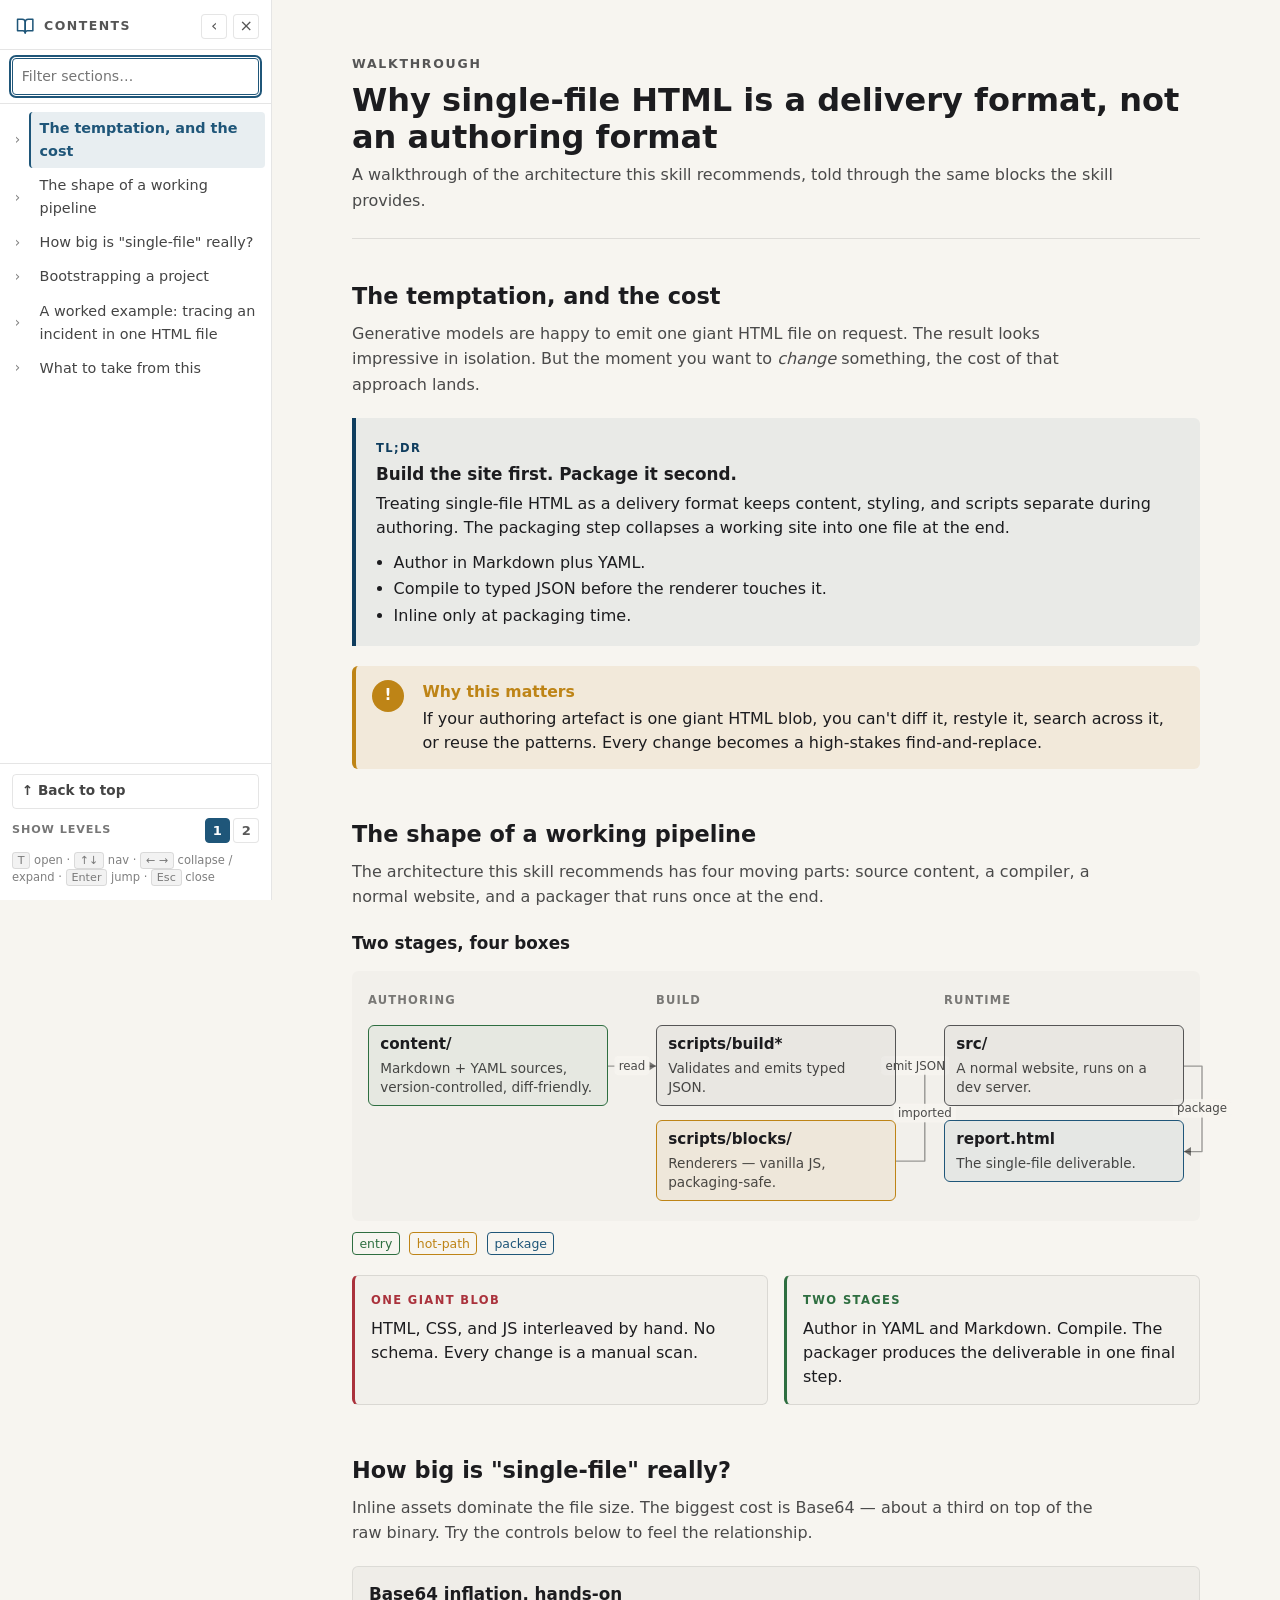
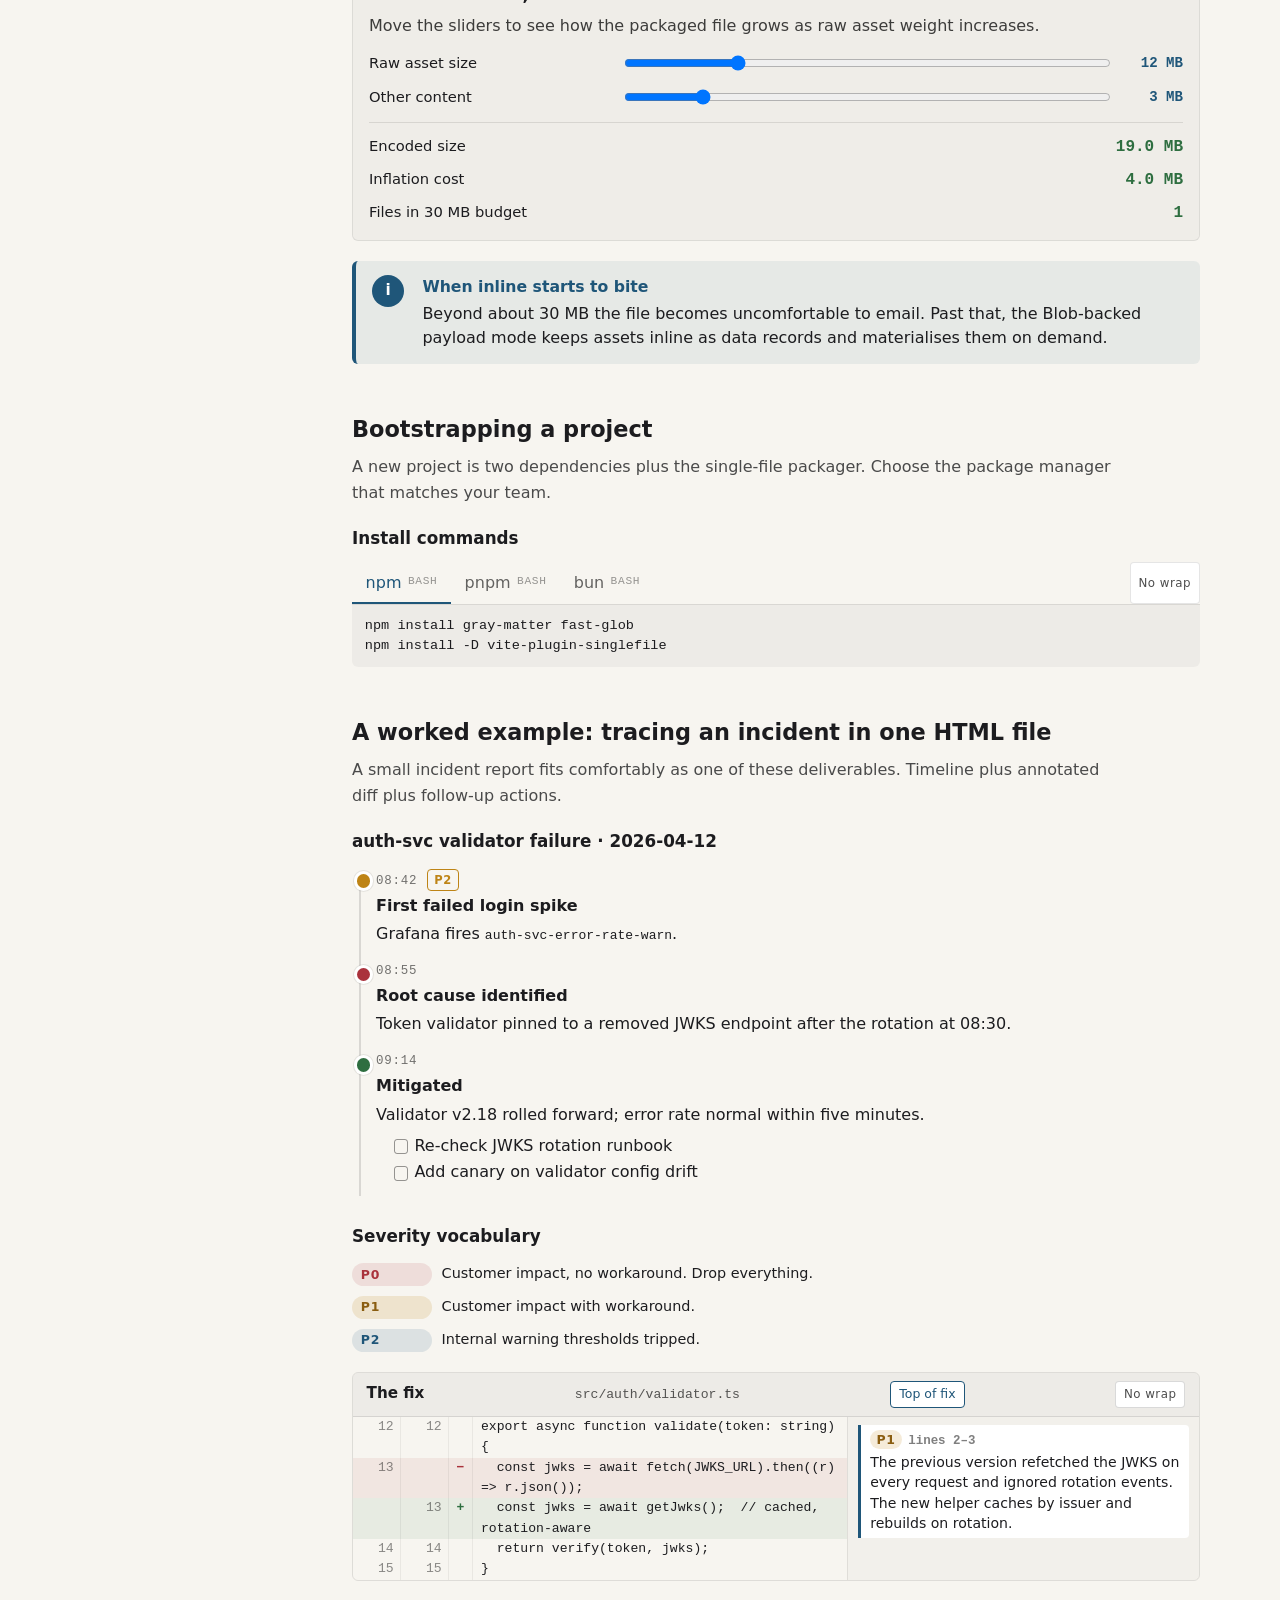
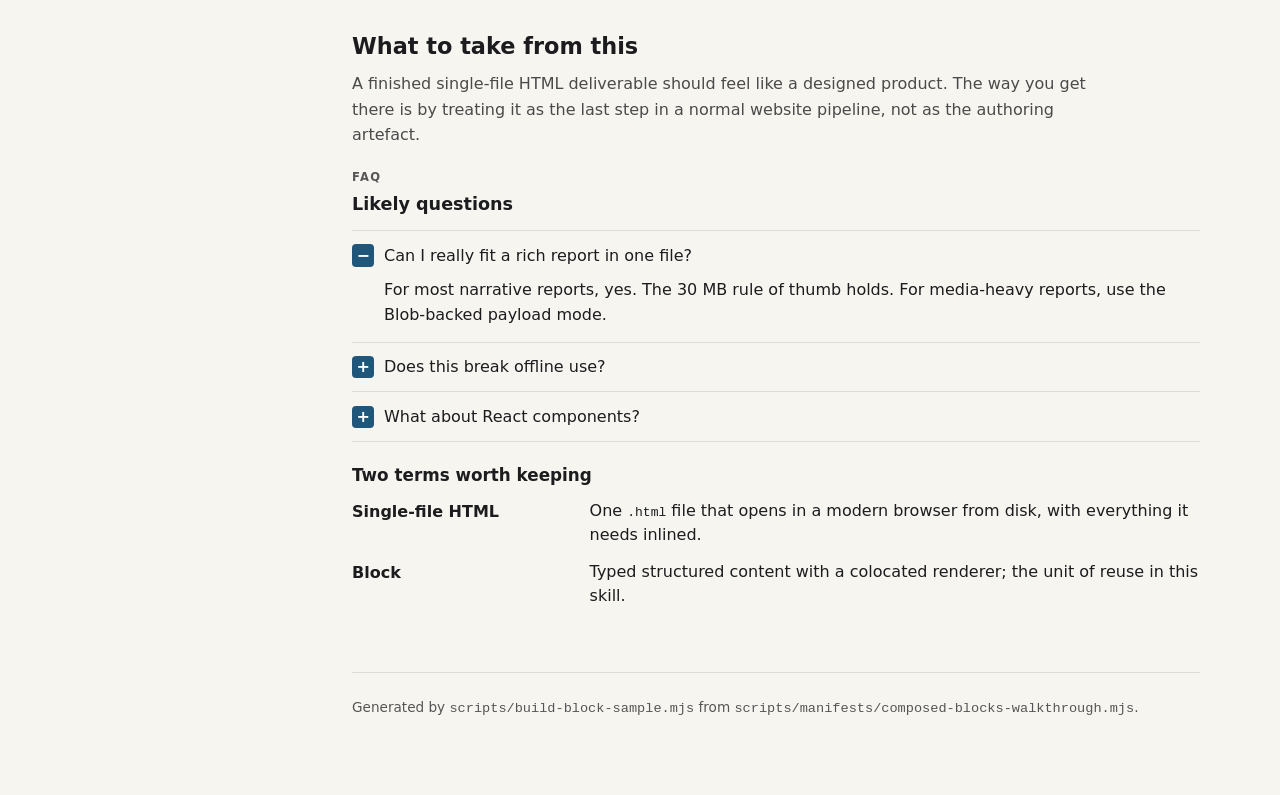
<file: plugins/documents/skills/single-html-document/assets/design-samples/composed-blocks-walkthrough.single.html>
<!doctype html>
<html lang="en">
<head>
  <meta charset="utf-8">
  <meta name="viewport" content="width=device-width, initial-scale=1">
  <title>Why single-file HTML is a delivery format, not an authoring format</title>
  <style>:root {
  color-scheme: light;
  --page-bg: #f7f5f0;
  --page-ink: #1c1c1f;
  --page-muted: #4a4a4a;
  --page-line: rgba(0, 0, 0, 0.1);
  --page-accent: #1f5679;
}
* { box-sizing: border-box; min-width: 0; }
html, body {
  background: var(--page-bg);
  color: var(--page-ink);
  font-family: ui-sans-serif, system-ui, -apple-system, "Segoe UI", sans-serif;
  line-height: 1.6;
  margin: 0;
  /* Page-contract rule: never scroll horizontally at the page level. */
  overflow-x: clip;
  overflow-wrap: anywhere;
}
html { scroll-behavior: smooth; }
body { width: 100%; max-width: 100%; }
.page-back-to-top {
  position: fixed;
  bottom: 1rem;
  right: 1rem;
  z-index: 30;
  width: 2.4rem;
  height: 2.4rem;
  display: inline-flex;
  align-items: center;
  justify-content: center;
  border: 1px solid var(--page-line);
  background: white;
  color: var(--page-ink);
  font-size: 1.1rem;
  border-radius: 999px;
  cursor: pointer;
  box-shadow: 0 4px 12px rgba(0, 0, 0, 0.08);
  opacity: 0;
  transform: translateY(0.5rem);
  transition: opacity 0.18s ease, transform 0.18s ease;
  pointer-events: none;
}
.page-back-to-top[data-visible="true"] {
  opacity: 1;
  transform: translateY(0);
  pointer-events: auto;
}
.sample-shell { max-width: 56rem; margin: 0 auto; padding: 3rem 1.5rem 5rem; min-width: 0; width: 100%; box-sizing: border-box; }
.sample-masthead { margin-bottom: 2.5rem; padding-bottom: 1.5rem; border-bottom: 1px solid var(--page-line); min-width: 0; }
.sample-masthead .eyebrow { font-size: 0.78rem; letter-spacing: 0.14em; text-transform: uppercase; color: #555; font-weight: 600; }
.sample-masthead h1 { font-size: 2rem; line-height: 1.15; margin: 0.5rem 0 0.4rem; font-weight: 700; overflow-wrap: anywhere; }
.sample-masthead p { margin: 0.4rem 0 0; max-width: 50rem; color: var(--page-muted); }
.sample-section { margin: 0 0 3rem; min-width: 0; scroll-margin-top: 1.5rem; }
.sample-section h2 { font-size: 1.4rem; margin: 0 0 0.4rem; font-weight: 700; overflow-wrap: anywhere; }
.sample-section__kicker { margin: 0 0 0.4rem; font-size: 0.78rem; letter-spacing: 0.12em; text-transform: uppercase; font-weight: 600; color: var(--page-accent); }
.sample-section__lead { margin: 0 0 1.25rem; color: var(--page-muted); max-width: 48rem; line-height: 1.6; }
.sample-block__label { font-family: ui-monospace, SFMono-Regular, Menlo, monospace; font-size: 0.78rem; font-weight: 500; letter-spacing: 0.04em; color: #555; margin: 1.5rem 0 0.4rem; overflow-wrap: anywhere; scroll-margin-top: 1.5rem; }
.sample-block__label::before { content: "block: "; color: #888; }
.sample-block { margin: 0; min-width: 0; }
footer.sample-footer { margin-top: 4rem; padding-top: 1.5rem; border-top: 1px solid var(--page-line); font-size: 0.85rem; color: #555; }

@media print {
  .sample-shell { max-width: none; padding: 0; }
  .sample-block__label { display: none; }
  .page-toc-pattern, .page-global-search__launcher, .page-back-to-top { display: none !important; }
  body { padding-left: 0 !important; }
}

.sample-block__label { display: none; }</style>
</head>
<body>
  <main class="sample-shell">
    <header class="sample-masthead">
      <p class="eyebrow">Walkthrough</p>
      <h1>Why single-file HTML is a delivery format, not an authoring format</h1>
      <p>A walkthrough of the architecture this skill recommends, told through the same blocks the skill provides.</p>
    </header>
<section id="opening" class="sample-section">
<h2>The temptation, and the cost</h2>
<p class="sample-section__lead">Generative models are happy to emit one giant HTML file on request. The result looks impressive in isolation. But the moment you want to <em>change</em> something, the cost of that approach lands.</p>
<div class="sample-block" data-block-type="tldr" id="opening-tldr-0">
  <script type="application/json" data-block-payload>{"title":"Build the site first. Package it second.","bodyHtml":"<p>Treating single-file HTML as a delivery format keeps content, styling, and scripts separate during authoring. The packaging step collapses a working site into one file at the end.<\/p>","pointsHtml":["Author in Markdown plus YAML.","Compile to typed JSON before the renderer touches it.","Inline only at packaging time."]}</script>
</div>
<div class="sample-block" data-block-type="callout" id="opening-callout-1">
  <script type="application/json" data-block-payload>{"tone":"warning","title":"Why this matters","bodyHtml":"<p>If your authoring artefact is one giant HTML blob, you can't diff it, restyle it, search across it, or reuse the patterns. Every change becomes a high-stakes find-and-replace.<\/p>"}</script>
</div>
</section>
<section id="shape" class="sample-section">
<h2>The shape of a working pipeline</h2>
<p class="sample-section__lead">The architecture this skill recommends has four moving parts: source content, a compiler, a normal website, and a packager that runs once at the end.</p>
<div class="sample-block" data-block-type="module-map" id="shape-module-map-0">
  <script type="application/json" data-block-payload>{"title":"Two stages, four boxes","columns":[{"label":"Authoring"},{"label":"Build"},{"label":"Runtime"}],"modules":[{"id":"content","label":"content/","column":0,"kind":"entry","summaryHtml":"<p>Markdown + YAML sources, version-controlled, diff-friendly.<\/p>"},{"id":"compiler","label":"scripts/build*","column":1,"summaryHtml":"<p>Validates and emits typed JSON.<\/p>"},{"id":"blocks","label":"scripts/blocks/","column":1,"kind":"hot-path","summaryHtml":"<p>Renderers — vanilla JS, packaging-safe.<\/p>"},{"id":"site","label":"src/","column":2,"summaryHtml":"<p>A normal website, runs on a dev server.<\/p>"},{"id":"bundle","label":"report.html","column":2,"kind":"package","summaryHtml":"<p>The single-file deliverable.<\/p>"}],"connections":[{"from":"content","to":"compiler","label":"read"},{"from":"compiler","to":"site","label":"emit JSON"},{"from":"blocks","to":"site","label":"imported"},{"from":"site","to":"bundle","label":"package"}]}</script>
</div>
<div class="sample-block" data-block-type="before-after" id="shape-before-after-1">
  <script type="application/json" data-block-payload>{"axis":"horizontal","before":{"label":"One giant blob","bodyHtml":"<p>HTML, CSS, and JS interleaved by hand. No schema. Every change is a manual scan.<\/p>"},"after":{"label":"Two stages","bodyHtml":"<p>Author in YAML and Markdown. Compile. The packager produces the deliverable in one final step.<\/p>"}}</script>
</div>
</section>
<section id="try" class="sample-section">
<h2>How big is "single-file" really?</h2>
<p class="sample-section__lead">Inline assets dominate the file size. The biggest cost is Base64 — about a third on top of the raw binary. Try the controls below to feel the relationship.</p>
<div class="sample-block" data-block-type="slider" id="try-slider-0">
  <script type="application/json" data-block-payload>{"title":"Base64 inflation, hands-on","descriptionHtml":"<p>Move the sliders to see how the packaged file grows as raw asset weight increases.<\/p>","parameters":[{"name":"rawMb","label":"Raw asset size","min":1,"max":50,"step":1,"default":12,"unit":"MB"},{"name":"extraMb","label":"Other content","min":0,"max":20,"step":1,"default":3,"unit":"MB"}],"outputs":[{"label":"Encoded size","compute":"rawMb * 1.33 + extraMb","format":"number","decimals":1,"unit":"MB"},{"label":"Inflation cost","compute":"rawMb * 0.33","format":"number","decimals":1,"unit":"MB"},{"label":"Files in 30 MB budget","compute":"Math.floor(30 / (rawMb * 1.33 + extraMb))","format":"integer"}]}</script>
</div>
<div class="sample-block" data-block-type="callout" id="try-callout-1">
  <script type="application/json" data-block-payload>{"tone":"info","title":"When inline starts to bite","bodyHtml":"<p>Beyond about 30 MB the file becomes uncomfortable to email. Past that, the Blob-backed payload mode keeps assets inline as data records and materialises them on demand.<\/p>"}</script>
</div>
</section>
<section id="install" class="sample-section">
<h2>Bootstrapping a project</h2>
<p class="sample-section__lead">A new project is two dependencies plus the single-file packager. Choose the package manager that matches your team.</p>
<div class="sample-block" data-block-type="tabbed-code" id="install-tabbed-code-0">
  <script type="application/json" data-block-payload>{"title":"Install commands","default":0,"tabs":[{"label":"npm","language":"bash","source":"npm install gray-matter fast-glob\nnpm install -D vite-plugin-singlefile"},{"label":"pnpm","language":"bash","source":"pnpm add gray-matter fast-glob\npnpm add -D vite-plugin-singlefile"},{"label":"bun","language":"bash","source":"bun add gray-matter fast-glob\nbun add -d vite-plugin-singlefile"}]}</script>
</div>
</section>
<section id="incident" class="sample-section">
<h2>A worked example: tracing an incident in one HTML file</h2>
<p class="sample-section__lead">A small incident report fits comfortably as one of these deliverables. Timeline plus annotated diff plus follow-up actions.</p>
<div class="sample-block" data-block-type="timeline" id="incident-timeline-0">
  <script type="application/json" data-block-payload>{"title":"auth-svc validator failure · 2026-04-12","events":[{"date":"08:42","title":"First failed login spike","bodyHtml":"<p>Grafana fires <code>auth-svc-error-rate-warn<\/code>.<\/p>","status":"warning","tag":"P2"},{"date":"08:55","title":"Root cause identified","bodyHtml":"<p>Token validator pinned to a removed JWKS endpoint after the rotation at 08:30.<\/p>","status":"danger"},{"date":"09:14","title":"Mitigated","bodyHtml":"<p>Validator v2.18 rolled forward; error rate normal within five minutes.<\/p>","status":"success","followUps":["Re-check JWKS rotation runbook","Add canary on validator config drift"]}]}</script>
</div>
<div class="sample-block" data-block-type="severity-tag" id="incident-severity-tag-1">
  <script type="application/json" data-block-payload>{"title":"Severity vocabulary","layout":"list","tags":[{"name":"P0","tone":"danger","descriptionHtml":"<p>Customer impact, no workaround. Drop everything.<\/p>"},{"name":"P1","tone":"warning","descriptionHtml":"<p>Customer impact with workaround.<\/p>"},{"name":"P2","tone":"info","descriptionHtml":"<p>Internal warning thresholds tripped.<\/p>"}]}</script>
</div>
<div class="sample-block" data-block-type="annotated-diff" id="incident-annotated-diff-2">
  <script type="application/json" data-block-payload>{"title":"The fix","path":"src/auth/validator.ts","language":"typescript","lines":[{"kind":"context","oldNumber":12,"newNumber":12,"content":"export async function validate(token: string) {"},{"kind":"remove","oldNumber":13,"content":"  const jwks = await fetch(JWKS_URL).then((r) => r.json());"},{"kind":"add","newNumber":13,"content":"  const jwks = await getJwks();  // cached, rotation-aware"},{"kind":"context","oldNumber":14,"newNumber":14,"content":"  return verify(token, jwks);"},{"kind":"context","oldNumber":15,"newNumber":15,"content":"}"}],"notes":[{"onLines":[2,3],"severity":"P1","bodyHtml":"<p>The previous version refetched the JWKS on every request and ignored rotation events. The new helper caches by issuer and rebuilds on rotation.<\/p>"}],"jumpLinks":[{"label":"Top of fix","atLine":2}]}</script>
</div>
</section>
<section id="closing" class="sample-section">
<h2>What to take from this</h2>
<p class="sample-section__lead">A finished single-file HTML deliverable should feel like a designed product. The way you get there is by treating it as the last step in a normal website pipeline, not as the authoring artefact.</p>
<div class="sample-block" data-block-type="faq" id="closing-faq-0">
  <script type="application/json" data-block-payload>{"title":"Likely questions","defaultOpen":"first","items":[{"question":"Can I really fit a rich report in one file?","answerHtml":"<p>For most narrative reports, yes. The 30 MB rule of thumb holds. For media-heavy reports, use the Blob-backed payload mode.<\/p>"},{"question":"Does this break offline use?","answerHtml":"<p>No, that&rsquo;s the whole point. The packager removes external fonts, CDN scripts, and root-absolute URLs. The audit script flags anything left behind.<\/p>"},{"question":"What about React components?","answerHtml":"<p>The site itself can use React. The block layer is intentionally vanilla so renderers work identically in static and React hosts and inline cleanly during packaging.<\/p>"}]}</script>
</div>
<div class="sample-block" data-block-type="glossary" id="closing-glossary-1">
  <script type="application/json" data-block-payload>{"title":"Two terms worth keeping","layout":"two-column","terms":[{"term":"Single-file HTML","definitionHtml":"<p>One <code>.html<\/code> file that opens in a modern browser from disk, with everything it needs inlined.<\/p>"},{"term":"Block","definitionHtml":"<p>Typed structured content with a colocated renderer; the unit of reuse in this skill.<\/p>"}]}</script>
</div>
</section>
    <footer class="sample-footer">Generated by <code>scripts/build-block-sample.mjs</code> from <code>scripts/manifests/composed-blocks-walkthrough.mjs</code>.</footer>
  </main>
  <script>
// Shared bootstrap for interactive blocks.
//
// Each interactive block's renderer module imports `register` from this file
// and calls `register('<type>', mount)`. At packaging time, the bundler pulls
// in every interactive renderer that the page references, so the registry is
// fully populated by the time `bootstrap()` runs.
//
// Source shape produced by the compiler for an interactive block:
//
//   <div data-block-type="<type>" id="...">
//     <script type="application/json" data-block-payload>
//       { ...validated data... }
//     <\/script>
//   <\/div>
//
// On DOMContentLoaded the bootstrap finds every such root, parses its JSON
// payload, and calls the registered `mount(root, data)`. Renderers themselves
// remain pure — they do not register listeners on the document or the window.

const REGISTRY = new Map();

function register(type, mount) {
  if (typeof type !== 'string' || typeof mount !== 'function') return;
  REGISTRY.set(type, mount);
}

function getRegistry() {
  return REGISTRY;
}

function readPayload(root) {
  const payloadEl = root.querySelector(':scope > script[type="application/json"][data-block-payload]');
  if (!payloadEl) return {};
  try {
    return JSON.parse(payloadEl.textContent || '{}');
  } catch (err) {
    console.error('[blocks] failed to parse payload for', root.getAttribute('data-block-type'), err);
    return {};
  }
}

function bootstrap(scope) {
  const doc = scope || (typeof document !== 'undefined' ? document : null);
  if (!doc) return;
  const roots = doc.querySelectorAll('[data-block-type]');
  for (const root of roots) {
    const type = root.getAttribute('data-block-type');
    if (!type || root.hasAttribute('data-block-mounted')) continue;
    const mount = REGISTRY.get(type);
    if (!mount) continue;
    const data = readPayload(root);
    try {
      mount(root, data);
      root.setAttribute('data-block-mounted', '');
    } catch (err) {
      console.error('[blocks] mount failed for', type, err);
    }
  }
}

if (typeof document !== 'undefined') {
  if (document.readyState === 'loading') {
    document.addEventListener('DOMContentLoaded', () => bootstrap());
  } else {
    bootstrap();
  }
}

if (typeof window !== "undefined") { window.__blocksRegister = register; window.__blocksBootstrap = bootstrap; }


// === block: annotated-diff ===
(function () {
  const register = window.__blocksRegister;

const STYLE_ID = 'block-annotated-diff-style';
const KIND_GLYPHS = { add: '+', remove: '−', change: '~', context: ' ' };
const CSS = `
.block-annotated-diff { margin: 1.25rem 0; border: 1px solid rgba(0, 0, 0, 0.1); border-radius: 6px; overflow: hidden; }
.block-annotated-diff__head {
  display: flex;
  align-items: baseline;
  justify-content: space-between;
  padding: 0.5rem 0.85rem;
  background: rgba(0, 0, 0, 0.04);
  border-bottom: 1px solid rgba(0, 0, 0, 0.1);
  gap: 0.6rem;
  flex-wrap: wrap;
}
.block-annotated-diff__title { margin: 0; font-size: 0.95rem; font-weight: 600; }
.block-annotated-diff__path {
  font-family: ui-monospace, SFMono-Regular, Menlo, monospace;
  font-size: 0.82rem;
  color: rgba(0, 0, 0, 0.65);
}
.block-annotated-diff__jumps { display: flex; gap: 0.4rem; flex-wrap: wrap; }
.block-annotated-diff__jump {
  font: inherit;
  font-size: 0.78rem;
  padding: 0.15rem 0.5rem;
  border-radius: 4px;
  border: 1px solid #1f5679;
  background: white;
  color: #1f5679;
  cursor: pointer;
}
.block-annotated-diff__jump:hover { background: #1f5679; color: white; }
.block-annotated-diff__layout { display: grid; grid-template-columns: 1fr; gap: 0; }
@media (min-width: 900px) { .block-annotated-diff__layout { grid-template-columns: 1fr minmax(14rem, 22rem); } }
.block-annotated-diff__diff { font-family: ui-monospace, SFMono-Regular, Menlo, monospace; font-size: 0.82rem; line-height: 1.55; min-width: 0; }
.block-annotated-diff[data-wrap="false"] .block-annotated-diff__diff { overflow-x: auto; }
.block-annotated-diff__line { display: grid; grid-template-columns: 3rem 3rem 1.5rem 1fr; gap: 0; align-items: stretch; }
.block-annotated-diff__line[data-kind="add"]    { background: rgba(46, 110, 64, 0.08); }
.block-annotated-diff__line[data-kind="remove"] { background: rgba(170, 50, 60, 0.08); }
.block-annotated-diff__line[data-kind="change"] { background: rgba(190, 132, 22, 0.10); }
.block-annotated-diff__line[data-flash] { box-shadow: inset 0 0 0 2px #1f5679; }
.block-annotated-diff__num,
.block-annotated-diff__gutter {
  text-align: right;
  padding: 0 0.4rem;
  color: rgba(0, 0, 0, 0.45);
  border-right: 1px solid rgba(0, 0, 0, 0.06);
  user-select: none;
}
.block-annotated-diff__gutter { text-align: center; font-weight: 700; }
.block-annotated-diff__line[data-kind="add"]    .block-annotated-diff__gutter { color: #2e6e40; }
.block-annotated-diff__line[data-kind="remove"] .block-annotated-diff__gutter { color: #aa323c; }
.block-annotated-diff__content {
  padding: 0 0.5rem;
  /* Default: wrap long lines so the page stays within its width. */
  white-space: pre-wrap;
  word-break: break-word;
  overflow-wrap: anywhere;
}
.block-annotated-diff[data-wrap="false"] .block-annotated-diff__content {
  white-space: pre;
  word-break: normal;
  overflow-wrap: normal;
}
.block-annotated-diff__wrap-toggle {
  font: inherit;
  font-size: 0.74rem;
  letter-spacing: 0.04em;
  padding: 0.18rem 0.5rem;
  border-radius: 4px;
  border: 1px solid rgba(0, 0, 0, 0.15);
  background: white;
  color: rgba(0, 0, 0, 0.7);
  cursor: pointer;
}
.block-annotated-diff__wrap-toggle:hover { color: #1f5679; border-color: #1f5679; }
.block-annotated-diff[data-wrap="false"] .block-annotated-diff__wrap-toggle { background: #1f5679; color: white; border-color: #1f5679; }
.block-annotated-diff__notes {
  border-top: 1px solid rgba(0, 0, 0, 0.08);
  background: rgba(0, 0, 0, 0.02);
  padding: 0.5rem 0.65rem;
  display: flex;
  flex-direction: column;
  gap: 0.5rem;
}
@media (min-width: 900px) { .block-annotated-diff__notes { border-top: 0; border-left: 1px solid rgba(0, 0, 0, 0.08); } }
.block-annotated-diff__note {
  border-left: 3px solid var(--block-ad-severity, #1f5679);
  padding: 0.3rem 0.55rem;
  background: white;
  border-radius: 0 4px 4px 0;
  font-size: 0.88rem;
  line-height: 1.45;
}
.block-annotated-diff__note-head {
  display: flex;
  align-items: baseline;
  gap: 0.4rem;
  font-size: 0.78rem;
  font-weight: 600;
  margin-bottom: 0.15rem;
  flex-wrap: wrap;
}
.block-annotated-diff__note-range { color: rgba(0, 0, 0, 0.5); font-family: ui-monospace, SFMono-Regular, Menlo, monospace; }
.block-annotated-diff__note-body p:first-child { margin-top: 0; }
.block-annotated-diff__note-body p:last-child  { margin-bottom: 0; }
`;

function ensureStyle(doc) {
  if (doc.getElementById(STYLE_ID)) return;
  const style = doc.createElement('style');
  style.id = STYLE_ID;
  style.textContent = CSS;
  doc.head.appendChild(style);
}

function mount(root, data) {
  const doc = root.ownerDocument;
  ensureStyle(doc);
  root.classList.add('block-annotated-diff');
  root.setAttribute('data-wrap', 'true');
  root.innerHTML = '';

  const head = doc.createElement('div');
  head.className = 'block-annotated-diff__head';
  if (data.title) {
    const t = doc.createElement('h3');
    t.className = 'block-annotated-diff__title';
    if (root.id) t.id = `${root.id}-title`;
    t.textContent = data.title;
    head.appendChild(t);
  }
  if (data.path) {
    const p = doc.createElement('span');
    p.className = 'block-annotated-diff__path';
    p.textContent = data.path;
    head.appendChild(p);
  }
  const jumpsEl = doc.createElement('div');
  jumpsEl.className = 'block-annotated-diff__jumps';
  head.appendChild(jumpsEl);

  const wrapToggle = doc.createElement('button');
  wrapToggle.type = 'button';
  wrapToggle.className = 'block-annotated-diff__wrap-toggle';
  wrapToggle.textContent = 'No wrap';
  wrapToggle.setAttribute('aria-pressed', 'false');
  wrapToggle.addEventListener('click', () => {
    const wrapping = root.getAttribute('data-wrap') !== 'false';
    root.setAttribute('data-wrap', wrapping ? 'false' : 'true');
    wrapToggle.setAttribute('aria-pressed', wrapping ? 'true' : 'false');
    wrapToggle.textContent = wrapping ? 'Wrap' : 'No wrap';
  });
  head.appendChild(wrapToggle);
  root.appendChild(head);

  const layout = doc.createElement('div');
  layout.className = 'block-annotated-diff__layout';

  const diff = doc.createElement('div');
  diff.className = 'block-annotated-diff__diff';
  const lines = Array.isArray(data.lines) ? data.lines : [];
  const lineEls = [];
  lines.forEach((line, idx) => {
    const row = doc.createElement('div');
    row.className = 'block-annotated-diff__line';
    row.setAttribute('data-kind', line.kind || 'context');
    row.id = `${root.id || 'diff'}-line-${idx + 1}`;

    const oldN = doc.createElement('span');
    oldN.className = 'block-annotated-diff__num';
    oldN.textContent = line.oldNumber != null ? String(line.oldNumber) : '';
    row.appendChild(oldN);

    const newN = doc.createElement('span');
    newN.className = 'block-annotated-diff__num';
    newN.textContent = line.newNumber != null ? String(line.newNumber) : '';
    row.appendChild(newN);

    const gutter = doc.createElement('span');
    gutter.className = 'block-annotated-diff__gutter';
    gutter.textContent = KIND_GLYPHS[line.kind] || ' ';
    row.appendChild(gutter);

    const content = doc.createElement('span');
    content.className = 'block-annotated-diff__content';
    content.textContent = line.content || '';
    row.appendChild(content);

    diff.appendChild(row);
    lineEls.push(row);
  });

  const notesPane = doc.createElement('div');
  notesPane.className = 'block-annotated-diff__notes';
  const notes = Array.isArray(data.notes) ? data.notes : [];
  for (const note of notes) {
    const noteEl = doc.createElement('div');
    noteEl.className = 'block-annotated-diff__note';
    const safeName = String(note.severity || '').replace(/[^A-Za-z0-9_-]/g, '_');
    if (safeName) noteEl.classList.add(`tag-${safeName}-rail`);

    const noteHead = doc.createElement('div');
    noteHead.className = 'block-annotated-diff__note-head';
    if (note.severity) {
      const tag = doc.createElement('span');
      const safe = String(note.severity).replace(/[^A-Za-z0-9_-]/g, '_');
      tag.className = `tag-${safe}`;
      tag.textContent = note.severity;
      noteHead.appendChild(tag);
    }
    const range = doc.createElement('span');
    range.className = 'block-annotated-diff__note-range';
    const [a, b] = Array.isArray(note.onLines) ? note.onLines : [null, null];
    range.textContent = a != null && b != null
      ? (a === b ? `line ${a}` : `lines ${a}–${b}`)
      : '';
    noteHead.appendChild(range);
    noteEl.appendChild(noteHead);

    const body = doc.createElement('div');
    body.className = 'block-annotated-diff__note-body';
    body.innerHTML = note.bodyHtml || '';
    noteEl.appendChild(body);

    notesPane.appendChild(noteEl);
  }

  layout.appendChild(diff);
  layout.appendChild(notesPane);
  root.appendChild(layout);

  const jumpLinks = Array.isArray(data.jumpLinks) ? data.jumpLinks : [];
  for (const j of jumpLinks) {
    const btn = doc.createElement('button');
    btn.type = 'button';
    btn.className = 'block-annotated-diff__jump';
    btn.textContent = j.label;
    btn.addEventListener('click', () => {
      const el = lineEls[(j.atLine || 1) - 1];
      if (!el) return;
      el.scrollIntoView({ block: 'center', behavior: 'smooth' });
      el.setAttribute('data-flash', '');
      setTimeout(() => el.removeAttribute('data-flash'), 1200);
    });
    jumpsEl.appendChild(btn);
  }
}

  register("annotated-diff", mount);
})();

// === block: before-after ===
(function () {
  const register = window.__blocksRegister;
const STYLE_ID = 'block-before-after-style';
const CSS = `
.block-before-after {
  display: grid;
  gap: 1rem;
  margin: 1.25rem 0;
}
.block-before-after--horizontal { grid-template-columns: 1fr 1fr; }
.block-before-after--vertical { grid-template-columns: 1fr; }
@media (max-width: 720px) {
  .block-before-after--horizontal { grid-template-columns: 1fr; }
}
.block-before-after__panel {
  border: 1px solid rgba(0, 0, 0, 0.1);
  border-radius: 6px;
  padding: 0.9rem 1rem;
  background: rgba(0, 0, 0, 0.02);
}
.block-before-after__panel--before {
  border-left: 3px solid #aa323c;
}
.block-before-after__panel--after {
  border-left: 3px solid #2e6e40;
}
.block-before-after__label {
  display: block;
  font-size: 0.72rem;
  letter-spacing: 0.12em;
  text-transform: uppercase;
  font-weight: 600;
  margin-bottom: 0.5rem;
}
.block-before-after__panel--before .block-before-after__label { color: #aa323c; }
.block-before-after__panel--after  .block-before-after__label { color: #2e6e40; }
.block-before-after__body { line-height: 1.5; margin: 0; }
.block-before-after__body p:first-child { margin-top: 0; }
.block-before-after__body p:last-child { margin-bottom: 0; }
.block-before-after__code {
  margin: 0.6rem 0 0;
  padding: 0.6rem 0.75rem;
  background: rgba(0, 0, 0, 0.06);
  border-radius: 4px;
  font-family: ui-monospace, SFMono-Regular, Menlo, monospace;
  font-size: 0.85rem;
  line-height: 1.45;
  /* Wrap by default so the page never grows wider than its container. */
  white-space: pre-wrap;
  word-break: break-word;
  overflow-wrap: anywhere;
}
`;

function ensureStyle(doc) {
  if (doc.getElementById(STYLE_ID)) return;
  const style = doc.createElement('style');
  style.id = STYLE_ID;
  style.textContent = CSS;
  doc.head.appendChild(style);
}

function renderPanel(doc, side, panel) {
  const wrap = doc.createElement('div');
  wrap.className = `block-before-after__panel block-before-after__panel--${side}`;
  const label = doc.createElement('span');
  label.className = 'block-before-after__label';
  label.textContent = panel.label || (side === 'before' ? 'Before' : 'After');
  wrap.appendChild(label);
  if (panel.bodyHtml) {
    const body = doc.createElement('div');
    body.className = 'block-before-after__body';
    body.innerHTML = panel.bodyHtml;
    wrap.appendChild(body);
  }
  if (panel.code && panel.code.source) {
    const pre = doc.createElement('pre');
    pre.className = 'block-before-after__code';
    if (panel.code.language) pre.setAttribute('data-language', panel.code.language);
    pre.textContent = panel.code.source;
    wrap.appendChild(pre);
  }
  return wrap;
}

function mount(root, data) {
  const doc = root.ownerDocument;
  ensureStyle(doc);
  const axis = data.axis === 'vertical' ? 'vertical' : 'horizontal';
  root.classList.add('block-before-after', `block-before-after--${axis}`);
  root.innerHTML = '';
  root.appendChild(renderPanel(doc, 'before', data.before || {}));
  root.appendChild(renderPanel(doc, 'after', data.after || {}));
}

  register("before-after", mount);
})();

// === block: callout ===
(function () {
  const register = window.__blocksRegister;
const STYLE_ID = 'block-callout-style';
const TONES = {
  info:    { bg: 'rgba(31, 86, 121, 0.08)',  rail: '#1f5679', icon: 'i' },
  success: { bg: 'rgba(46, 110, 64, 0.08)',  rail: '#2e6e40', icon: '✓' },
  warning: { bg: 'rgba(190, 132, 22, 0.10)', rail: '#be8416', icon: '!' },
  danger:  { bg: 'rgba(170, 50, 60, 0.08)',  rail: '#aa323c', icon: '✗' },
  key:     { bg: 'rgba(120, 78, 152, 0.08)', rail: '#784e98', icon: '★' },
  neutral: { bg: 'rgba(60, 60, 60, 0.06)',   rail: '#555555', icon: '•' },
};
const CSS = `
.block-callout {
  display: grid;
  grid-template-columns: 2.4rem 1fr;
  gap: 0.75rem;
  align-items: start;
  padding: 0.85rem 1rem;
  margin: 1.1rem 0;
  border-radius: 6px;
  border-left: 4px solid var(--block-callout-rail, #555);
  background: var(--block-callout-bg, rgba(0, 0, 0, 0.04));
  line-height: 1.5;
}
.block-callout__icon {
  display: inline-flex;
  align-items: center;
  justify-content: center;
  width: 2rem;
  height: 2rem;
  border-radius: 999px;
  background: var(--block-callout-rail, #555);
  color: white;
  font-weight: 700;
  font-size: 0.95rem;
  flex-shrink: 0;
}
.block-callout__icon > svg { width: 1.15rem; height: 1.15rem; }
.block-callout__title {
  margin: 0 0 0.25rem 0;
  font-weight: 600;
  font-size: 0.98rem;
  color: var(--block-callout-rail, inherit);
}
.block-callout__body { margin: 0; }
.block-callout__body p { margin: 0 0 0.5rem 0; }
.block-callout__body p:last-child { margin-bottom: 0; }
`;

function ensureStyle(doc) {
  if (doc.getElementById(STYLE_ID)) return;
  const style = doc.createElement('style');
  style.id = STYLE_ID;
  style.textContent = CSS;
  doc.head.appendChild(style);
}

function mount(root, data) {
  const doc = root.ownerDocument;
  ensureStyle(doc);
  const tone = TONES[data.tone] || TONES.neutral;
  root.classList.add('block-callout');
  root.style.setProperty('--block-callout-rail', tone.rail);
  root.style.setProperty('--block-callout-bg', tone.bg);
  root.innerHTML = '';

  const iconEl = doc.createElement('span');
  iconEl.className = 'block-callout__icon';
  iconEl.setAttribute('aria-hidden', 'true');
  if (data.iconHtml) {
    iconEl.innerHTML = data.iconHtml;
  } else if (data.icon && typeof window !== 'undefined' && typeof window.__blocksIcon === 'function' && window.__blocksHasIcon(data.icon)) {
    iconEl.innerHTML = window.__blocksIcon(data.icon);
  } else {
    iconEl.textContent = data.icon || tone.icon;
  }
  root.appendChild(iconEl);

  const content = doc.createElement('div');
  if (data.title) {
    const t = doc.createElement('h3');
    t.className = 'block-callout__title';
    if (root.id) t.id = `${root.id}-title`;
    t.textContent = data.title;
    content.appendChild(t);
  }
  if (data.bodyHtml) {
    const body = doc.createElement('div');
    body.className = 'block-callout__body';
    body.innerHTML = data.bodyHtml;
    content.appendChild(body);
  }
  root.appendChild(content);
}

  register("callout", mount);
})();

// === block: concept-map ===
(function () {
  const register = window.__blocksRegister;
const STYLE_ID = 'block-concept-map-style';
const KIND_COLORS = {
  info:    { border: '#1f5679', bg: 'rgba(31, 86, 121, 0.06)' },
  success: { border: '#2e6e40', bg: 'rgba(46, 110, 64, 0.06)' },
  warning: { border: '#be8416', bg: 'rgba(190, 132, 22, 0.10)' },
  danger:  { border: '#aa323c', bg: 'rgba(170, 50, 60, 0.06)' },
  key:     { border: '#784e98', bg: 'rgba(120, 78, 152, 0.08)' },
  neutral: { border: '#555',    bg: 'rgba(0, 0, 0, 0.04)' },
};
const EDGE_STYLES = {
  causes:      { dash: '0',     color: 'rgba(0, 0, 0, 0.55)' },
  partOf:      { dash: '0',     color: 'rgba(0, 0, 0, 0.55)', double: true },
  dependsOn:   { dash: '0',     color: 'rgba(0, 0, 0, 0.55)' },
  contradicts: { dash: '6 4',   color: '#aa323c' },
  example:     { dash: '2 4',   color: 'rgba(0, 0, 0, 0.45)' },
  enables:     { dash: '0',     color: '#2e6e40' },
  default:     { dash: '0',     color: 'rgba(0, 0, 0, 0.55)' },
};
const CSS = `
.block-concept-map { margin: 1.25rem 0; min-width: 0; }
.block-concept-map__title { margin: 0 0 0.85rem 0; font-size: 1.05rem; font-weight: 600; }
.block-concept-map__stage {
  position: relative;
  display: grid;
  gap: 1.5rem 2rem;
  padding: 1.25rem;
  background: rgba(0, 0, 0, 0.02);
  border-radius: 6px;
  min-width: 0;
}
.block-concept-map__node {
  background: white;
  border: 1.5px solid var(--block-cm-border, #555);
  border-radius: 8px;
  padding: 0.55rem 0.7rem;
  position: relative;
  z-index: 2;
  min-width: 0;
  max-width: 100%;
  overflow-wrap: anywhere;
  text-align: center;
}
.block-concept-map__node-head {
  display: flex;
  align-items: center;
  justify-content: center;
  gap: 0.35rem;
  font-weight: 600;
  font-size: 0.95rem;
  color: var(--block-cm-border, #333);
  line-height: 1.3;
}
.block-concept-map__node-icon { display: inline-flex; flex-shrink: 0; }
.block-concept-map__node-icon > svg { width: 1.05rem; height: 1.05rem; }
.block-concept-map__node-body { font-size: 0.82rem; color: rgba(0, 0, 0, 0.65); margin-top: 0.2rem; line-height: 1.4; }
.block-concept-map__node-body p { margin: 0; }
.block-concept-map__edges { position: absolute; inset: 0; pointer-events: none; z-index: 1; overflow: visible; }
.block-concept-map__edges path { fill: none; stroke-width: 1.5; }
.block-concept-map__edges polygon { stroke-width: 0; }
.block-concept-map__edge-label-bg { fill: rgba(247, 245, 240, 0.96); }
.block-concept-map__edges text {
  font-size: 0.74rem;
  fill: rgba(0, 0, 0, 0.78);
  font-weight: 500;
  font-style: italic;
  dominant-baseline: middle;
}
`;

function ensureStyle(doc) {
  if (doc.getElementById(STYLE_ID)) return;
  const style = doc.createElement('style');
  style.id = STYLE_ID;
  style.textContent = CSS;
  doc.head.appendChild(style);
}

function resolveIcon(data) {
  if (data.iconHtml) return data.iconHtml;
  if (data.icon && typeof window !== 'undefined' && typeof window.__blocksHasIcon === 'function' && window.__blocksHasIcon(data.icon)) {
    return window.__blocksIcon(data.icon);
  }
  return null;
}

function mount(root, data) {
  const doc = root.ownerDocument;
  ensureStyle(doc);
  root.classList.add('block-concept-map');
  root.innerHTML = '';

  if (data.title) {
    const t = doc.createElement('h3');
    t.className = 'block-concept-map__title';
    if (root.id) t.id = `${root.id}-title`;
    t.textContent = data.title;
    root.appendChild(t);
  }

  const stage = doc.createElement('div');
  stage.className = 'block-concept-map__stage';

  const nodes = Array.isArray(data.nodes) ? data.nodes : [];
  const edges = Array.isArray(data.edges) ? data.edges : [];

  let maxCol = 0;
  let maxRow = 0;
  for (const n of nodes) {
    maxCol = Math.max(maxCol, n.col || 0);
    maxRow = Math.max(maxRow, n.row || 0);
  }
  stage.style.gridTemplateColumns = `repeat(${maxCol + 1}, minmax(8rem, 1fr))`;
  stage.style.gridTemplateRows = `repeat(${maxRow + 1}, auto)`;

  const nodeEls = new Map();
  for (const node of nodes) {
    const el = doc.createElement('div');
    el.className = 'block-concept-map__node';
    el.setAttribute('data-node-id', node.id);
    const tone = KIND_COLORS[node.kind] || KIND_COLORS.neutral;
    el.style.setProperty('--block-cm-border', tone.border);
    el.style.background = tone.bg;
    el.style.gridColumn = String((node.col || 0) + 1);
    el.style.gridRow = String((node.row || 0) + 1);
    el.style.alignSelf = 'center';

    const head = doc.createElement('div');
    head.className = 'block-concept-map__node-head';
    const iconHtml = resolveIcon(node);
    if (iconHtml) {
      const iconEl = doc.createElement('span');
      iconEl.className = 'block-concept-map__node-icon';
      iconEl.innerHTML = iconHtml;
      head.appendChild(iconEl);
    }
    const labelEl = doc.createElement('span');
    labelEl.textContent = node.label || node.id;
    head.appendChild(labelEl);
    el.appendChild(head);

    if (node.bodyHtml) {
      const body = doc.createElement('div');
      body.className = 'block-concept-map__node-body';
      body.innerHTML = node.bodyHtml;
      el.appendChild(body);
    }

    stage.appendChild(el);
    nodeEls.set(node.id, el);
  }

  const svgNS = 'http://www.w3.org/2000/svg';
  const svg = doc.createElementNS(svgNS, 'svg');
  svg.setAttribute('class', 'block-concept-map__edges');
  stage.appendChild(svg);

  root.appendChild(stage);

  function drawEdges() {
    const stageRect = stage.getBoundingClientRect();
    if (stageRect.width === 0) return;
    svg.setAttribute('viewBox', `0 0 ${stageRect.width} ${stageRect.height}`);
    svg.setAttribute('width', String(stageRect.width));
    svg.setAttribute('height', String(stageRect.height));
    while (svg.firstChild) svg.removeChild(svg.firstChild);

    // Detect parallel edges between the same pair so we can offset their
    // midpoints and avoid stacking labels.
    const pairKey = (e) => {
      const lo = e.from < e.to ? e.from : e.to;
      const hi = e.from < e.to ? e.to : e.from;
      return `${lo}|${hi}`;
    };
    const pairCounts = new Map();
    edges.forEach((e) => {
      const key = pairKey(e);
      pairCounts.set(key, (pairCounts.get(key) || 0) + 1);
    });
    const pairIndex = new Map();

    const labelTasks = [];

    for (const edge of edges) {
      const fromEl = nodeEls.get(edge.from);
      const toEl = nodeEls.get(edge.to);
      if (!fromEl || !toEl) continue;
      const a = fromEl.getBoundingClientRect();
      const b = toEl.getBoundingClientRect();
      // Connect from edge of source closest to target.
      const ax = (a.left + a.right) / 2 - stageRect.left;
      const ay = (a.top + a.bottom) / 2 - stageRect.top;
      const bx = (b.left + b.right) / 2 - stageRect.left;
      const by = (b.top + b.bottom) / 2 - stageRect.top;
      const dx = bx - ax;
      const dy = by - ay;
      const len = Math.hypot(dx, dy) || 1;

      // Move endpoints to the bounding box edges instead of centres so the
      // path doesn't disappear under the node.
      const halfW = (a.width / 2) - 4;
      const halfH = (a.height / 2) - 4;
      const tHalf = (b.width / 2) - 4;
      const tHalfH = (b.height / 2) - 4;
      const angle = Math.atan2(dy, dx);
      const sx = ax + Math.cos(angle) * Math.min(halfW / Math.max(0.0001, Math.abs(Math.cos(angle))), halfH / Math.max(0.0001, Math.abs(Math.sin(angle))));
      const sy = ay + Math.sin(angle) * Math.min(halfW / Math.max(0.0001, Math.abs(Math.cos(angle))), halfH / Math.max(0.0001, Math.abs(Math.sin(angle))));
      const tx = bx - Math.cos(angle) * Math.min(tHalf / Math.max(0.0001, Math.abs(Math.cos(angle))), tHalfH / Math.max(0.0001, Math.abs(Math.sin(angle))));
      const ty = by - Math.sin(angle) * Math.min(tHalf / Math.max(0.0001, Math.abs(Math.cos(angle))), tHalfH / Math.max(0.0001, Math.abs(Math.sin(angle))));

      const key = pairKey(edge);
      const total = pairCounts.get(key) || 1;
      const idx = pairIndex.get(key) || 0;
      pairIndex.set(key, idx + 1);
      // Offset the curve perpendicular to the line by an amount that scales
      // with the count so multiple edges between the same pair fan out.
      const offsetMag = total > 1 ? ((idx - (total - 1) / 2) * 22) : 0;
      const perpX = -Math.sin(angle) * offsetMag;
      const perpY =  Math.cos(angle) * offsetMag;
      const cx = (sx + tx) / 2 + perpX;
      const cy = (sy + ty) / 2 + perpY;

      const style = EDGE_STYLES[edge.kind] || EDGE_STYLES.default;
      const path = doc.createElementNS(svgNS, 'path');
      path.setAttribute('d', `M ${sx} ${sy} Q ${cx} ${cy} ${tx} ${ty}`);
      path.setAttribute('stroke-dasharray', style.dash);
      path.setAttribute('stroke', style.color);
      svg.appendChild(path);

      // Arrowhead at target, pointed along the tangent of the curve at the
      // endpoint (approximated by the angle from cx,cy to tx,ty).
      const headAngle = Math.atan2(ty - cy, tx - cx);
      const headSize = 7;
      const arrow = doc.createElementNS(svgNS, 'polygon');
      const ax1 = tx - Math.cos(headAngle) * headSize - Math.sin(headAngle) * 4;
      const ay1 = ty - Math.sin(headAngle) * headSize + Math.cos(headAngle) * 4;
      const ax2 = tx - Math.cos(headAngle) * headSize + Math.sin(headAngle) * 4;
      const ay2 = ty - Math.sin(headAngle) * headSize - Math.cos(headAngle) * 4;
      arrow.setAttribute('points', `${tx},${ty} ${ax1},${ay1} ${ax2},${ay2}`);
      arrow.setAttribute('fill', style.color);
      svg.appendChild(arrow);

      if (!edge.label) {
        console.warn('[concept-map] edge missing label:', edge.from, '->', edge.to);
      } else {
        labelTasks.push({ x: cx, y: cy, text: edge.label });
      }
    }

    for (const task of labelTasks) {
      const text = doc.createElementNS(svgNS, 'text');
      text.setAttribute('x', String(task.x));
      text.setAttribute('y', String(task.y));
      text.setAttribute('text-anchor', 'middle');
      text.textContent = task.text;
      svg.appendChild(text);
      let bb;
      try { bb = text.getBBox(); } catch (_) { bb = null; }
      if (bb && bb.width > 0) {
        const padX = 4;
        const padY = 2;
        const rect = doc.createElementNS(svgNS, 'rect');
        rect.setAttribute('class', 'block-concept-map__edge-label-bg');
        rect.setAttribute('x', String(bb.x - padX));
        rect.setAttribute('y', String(bb.y - padY));
        rect.setAttribute('width', String(bb.width + padX * 2));
        rect.setAttribute('height', String(bb.height + padY * 2));
        rect.setAttribute('rx', '3');
        svg.insertBefore(rect, text);
      }
    }
  }

  if (typeof window !== 'undefined') {
    requestAnimationFrame(drawEdges);
    window.addEventListener('resize', drawEdges, { passive: true });
  } else {
    drawEdges();
  }
}

  register("concept-map", mount);
})();

// === block: contact-sheet ===
(function () {
  const register = window.__blocksRegister;
const STYLE_ID = 'block-contact-sheet-style';
const CSS = `
.block-contact-sheet { margin: 1.25rem 0; }
.block-contact-sheet__title {
  margin: 0 0 0.85rem 0;
  font-size: 1.05rem;
  font-weight: 600;
}
.block-contact-sheet__group-header {
  font-size: 0.78rem;
  letter-spacing: 0.1em;
  text-transform: uppercase;
  font-weight: 600;
  color: rgba(0, 0, 0, 0.55);
  margin: 0.85rem 0 0.4rem;
}
.block-contact-sheet__group-header:first-child { margin-top: 0; }
.block-contact-sheet__grid {
  display: grid;
  gap: 0.75rem;
}
.block-contact-sheet__cell {
  position: relative;
  border: 1px solid rgba(0, 0, 0, 0.1);
  border-radius: 6px;
  padding: 0.55rem 0.7rem 0.65rem;
  background: white;
  display: flex;
  flex-direction: column;
  gap: 0.35rem;
  min-height: 5rem;
}
.block-contact-sheet__head {
  display: flex;
  align-items: baseline;
  justify-content: space-between;
  gap: 0.4rem;
}
.block-contact-sheet__label {
  font-size: 0.78rem;
  font-weight: 600;
  letter-spacing: 0.04em;
}
.block-contact-sheet__sublabel {
  font-size: 0.72rem;
  color: rgba(0, 0, 0, 0.5);
  font-style: italic;
}
.block-contact-sheet__tag {
  position: absolute;
  top: 0.4rem;
  right: 0.5rem;
  font-size: 0.65rem;
  font-weight: 600;
  letter-spacing: 0.04em;
  background: rgba(0, 0, 0, 0.08);
  padding: 0.05rem 0.4rem;
  border-radius: 999px;
}
.block-contact-sheet__body {
  flex: 1;
  display: flex;
  align-items: center;
  justify-content: center;
}
.block-contact-sheet__body > svg { max-width: 100%; height: auto; }
.block-contact-sheet__caption {
  font-size: 0.78rem;
  color: rgba(0, 0, 0, 0.6);
  margin: 0;
  line-height: 1.4;
}
.block-contact-sheet__caption p { margin: 0; }
`;

function ensureStyle(doc) {
  if (doc.getElementById(STYLE_ID)) return;
  const style = doc.createElement('style');
  style.id = STYLE_ID;
  style.textContent = CSS;
  doc.head.appendChild(style);
}

function mount(root, data) {
  const doc = root.ownerDocument;
  ensureStyle(doc);
  root.classList.add('block-contact-sheet');
  root.innerHTML = '';

  if (data.title) {
    const t = doc.createElement('h3');
    t.className = 'block-contact-sheet__title';
    if (root.id) t.id = `${root.id}-title`;
    t.textContent = data.title;
    root.appendChild(t);
  }

  const cells = Array.isArray(data.cells) ? data.cells : [];
  const cellMinWidth = data.cellMinWidth || '12rem';
  const groups = new Map();
  const groupOrder = [];
  for (const cell of cells) {
    const g = cell.group || '__nogroup__';
    if (!groups.has(g)) {
      groups.set(g, []);
      groupOrder.push(g);
    }
    groups.get(g).push(cell);
  }

  for (const g of groupOrder) {
    if (g !== '__nogroup__') {
      const header = doc.createElement('p');
      header.className = 'block-contact-sheet__group-header';
      header.textContent = g;
      root.appendChild(header);
    }
    const grid = doc.createElement('div');
    grid.className = 'block-contact-sheet__grid';
    grid.style.gridTemplateColumns = `repeat(auto-fit, minmax(${cellMinWidth}, 1fr))`;
    for (const cell of groups.get(g)) {
      const el = doc.createElement('div');
      el.className = 'block-contact-sheet__cell';

      const head = doc.createElement('div');
      head.className = 'block-contact-sheet__head';
      const label = doc.createElement('span');
      label.className = 'block-contact-sheet__label';
      label.textContent = cell.label || '';
      head.appendChild(label);
      if (cell.sublabel) {
        const sub = doc.createElement('span');
        sub.className = 'block-contact-sheet__sublabel';
        sub.textContent = cell.sublabel;
        head.appendChild(sub);
      }
      el.appendChild(head);

      if (cell.tag) {
        const tag = doc.createElement('span');
        tag.className = 'block-contact-sheet__tag';
        tag.textContent = cell.tag;
        el.appendChild(tag);
      }

      const body = doc.createElement('div');
      body.className = 'block-contact-sheet__body';
      if (cell.svg) body.innerHTML = cell.svg;
      else if (cell.html) body.innerHTML = cell.html;
      el.appendChild(body);

      if (cell.captionHtml) {
        const caption = doc.createElement('div');
        caption.className = 'block-contact-sheet__caption';
        caption.innerHTML = cell.captionHtml;
        el.appendChild(caption);
      }
      grid.appendChild(el);
    }
    root.appendChild(grid);
  }
}

  register("contact-sheet", mount);
})();

// === block: drag-reorder ===
(function () {
  const register = window.__blocksRegister;

const STYLE_ID = 'block-drag-reorder-style';
const CSS = `
.block-drag-reorder { margin: 1.25rem 0; }
.block-drag-reorder__title { margin: 0 0 0.65rem 0; font-size: 1.05rem; font-weight: 600; }
.block-drag-reorder__board {
  display: grid;
  gap: 0.75rem;
  grid-template-columns: repeat(auto-fit, minmax(12rem, 1fr));
}
.block-drag-reorder__lane {
  background: rgba(0, 0, 0, 0.04);
  border: 1px solid rgba(0, 0, 0, 0.08);
  border-radius: 6px;
  padding: 0.55rem 0.6rem 0.7rem;
  display: flex;
  flex-direction: column;
  gap: 0.45rem;
  min-height: 6rem;
}
.block-drag-reorder__lane[data-droptarget] { background: rgba(31, 86, 121, 0.12); border-color: #1f5679; }
.block-drag-reorder__lane-head {
  display: flex;
  justify-content: space-between;
  align-items: baseline;
  gap: 0.4rem;
  font-size: 0.78rem;
  letter-spacing: 0.06em;
  text-transform: uppercase;
  font-weight: 600;
  color: rgba(0, 0, 0, 0.6);
}
.block-drag-reorder__lane-count[data-overflow="true"] { color: #aa323c; font-weight: 700; }
.block-drag-reorder__card {
  background: white;
  border: 1px solid rgba(0, 0, 0, 0.1);
  border-radius: 4px;
  padding: 0.4rem 0.55rem;
  cursor: grab;
  font-size: 0.92rem;
  line-height: 1.4;
  position: relative;
}
.block-drag-reorder__card:focus-visible { outline: 2px solid #1f5679; outline-offset: 2px; }
.block-drag-reorder__card[data-dragging] { opacity: 0.5; cursor: grabbing; }
.block-drag-reorder__card-title { font-weight: 500; }
.block-drag-reorder__card-body { font-size: 0.85rem; color: rgba(0, 0, 0, 0.7); margin-top: 0.2rem; }
.block-drag-reorder__card-body p { margin: 0; }
.block-drag-reorder__card-tag {
  position: absolute;
  top: 0.25rem;
  right: 0.4rem;
  font-size: 0.65rem;
  font-weight: 600;
  letter-spacing: 0.04em;
  background: rgba(0, 0, 0, 0.08);
  padding: 0.05rem 0.4rem;
  border-radius: 999px;
}
.block-drag-reorder__footer { margin-top: 0.6rem; display: flex; justify-content: flex-end; gap: 0.5rem; }
.block-drag-reorder__copy {
  font: inherit;
  font-size: 0.85rem;
  padding: 0.35rem 0.7rem;
  border-radius: 4px;
  border: 1px solid #1f5679;
  background: white;
  color: #1f5679;
  cursor: pointer;
}
.block-drag-reorder__copy:hover { background: #1f5679; color: white; }
.block-drag-reorder__copy[data-copied] { background: #2e6e40; border-color: #2e6e40; color: white; }
`;

function ensureStyle(doc) {
  if (doc.getElementById(STYLE_ID)) return;
  const style = doc.createElement('style');
  style.id = STYLE_ID;
  style.textContent = CSS;
  doc.head.appendChild(style);
}

async function copyText(text) {
  if (typeof navigator !== 'undefined' && navigator.clipboard && navigator.clipboard.writeText) {
    try { await navigator.clipboard.writeText(text); return true; } catch (_) {}
  }
  const ta = document.createElement('textarea');
  ta.value = text;
  ta.style.position = 'fixed';
  ta.style.opacity = '0';
  document.body.appendChild(ta);
  ta.select();
  let ok = false;
  try { ok = document.execCommand('copy'); } catch (_) {}
  document.body.removeChild(ta);
  return ok;
}

function mount(root, data) {
  const doc = root.ownerDocument;
  ensureStyle(doc);
  root.classList.add('block-drag-reorder');
  root.innerHTML = '';

  if (data.title) {
    const t = doc.createElement('h3');
    t.className = 'block-drag-reorder__title';
    if (root.id) t.id = `${root.id}-title`;
    t.textContent = data.title;
    root.appendChild(t);
  }

  const lanes = Array.isArray(data.lanes) ? data.lanes : [];
  const items = Array.isArray(data.items) ? data.items : [];
  const exportFormat = ['markdown', 'yaml', 'text'].includes(data.exportFormat) ? data.exportFormat : 'markdown';
  const itemLane = new Map(items.map((it) => [it.id, it.lane]));
  const itemMap = new Map(items.map((it) => [it.id, it]));

  const board = doc.createElement('div');
  board.className = 'block-drag-reorder__board';
  const laneEls = new Map();

  for (const lane of lanes) {
    const laneEl = doc.createElement('div');
    laneEl.className = 'block-drag-reorder__lane';
    laneEl.setAttribute('data-lane-id', lane.id);

    const head = doc.createElement('div');
    head.className = 'block-drag-reorder__lane-head';
    const labelEl = doc.createElement('span');
    labelEl.textContent = lane.label;
    head.appendChild(labelEl);
    const count = doc.createElement('span');
    count.className = 'block-drag-reorder__lane-count';
    head.appendChild(count);
    laneEl.appendChild(head);

    laneEl.addEventListener('dragover', (e) => { e.preventDefault(); laneEl.setAttribute('data-droptarget', ''); });
    laneEl.addEventListener('dragleave', () => laneEl.removeAttribute('data-droptarget'));
    laneEl.addEventListener('drop', (e) => {
      e.preventDefault();
      laneEl.removeAttribute('data-droptarget');
      const id = e.dataTransfer.getData('text/plain');
      if (!id || !itemMap.has(id)) return;
      itemLane.set(id, lane.id);
      render();
    });
    board.appendChild(laneEl);
    laneEls.set(lane.id, { laneEl, headCount: count, lane });
  }
  root.appendChild(board);

  function makeCard(item) {
    const card = doc.createElement('div');
    card.className = 'block-drag-reorder__card';
    card.setAttribute('draggable', 'true');
    card.setAttribute('tabindex', '0');
    card.setAttribute('data-item-id', item.id);
    const title = doc.createElement('div');
    title.className = 'block-drag-reorder__card-title';
    title.textContent = item.label;
    card.appendChild(title);
    if (item.bodyHtml) {
      const body = doc.createElement('div');
      body.className = 'block-drag-reorder__card-body';
      body.innerHTML = item.bodyHtml;
      card.appendChild(body);
    }
    if (item.tag) {
      const tag = doc.createElement('span');
      tag.className = 'block-drag-reorder__card-tag';
      tag.textContent = item.tag;
      card.appendChild(tag);
    }
    card.addEventListener('dragstart', (e) => {
      e.dataTransfer.setData('text/plain', item.id);
      e.dataTransfer.effectAllowed = 'move';
      card.setAttribute('data-dragging', '');
    });
    card.addEventListener('dragend', () => card.removeAttribute('data-dragging'));

    let pickedUp = false;
    card.addEventListener('keydown', (e) => {
      if (e.key === ' ' || e.key === 'Enter') {
        e.preventDefault();
        pickedUp = !pickedUp;
        card.setAttribute('aria-grabbed', pickedUp ? 'true' : 'false');
        if (pickedUp) card.setAttribute('data-dragging', '');
        else card.removeAttribute('data-dragging');
        return;
      }
      if (!pickedUp) return;
      const currentLane = itemLane.get(item.id);
      const idx = lanes.findIndex((l) => l.id === currentLane);
      if (e.key === 'ArrowRight' || e.key === 'ArrowDown') {
        e.preventDefault();
        const next = lanes[Math.min(lanes.length - 1, idx + 1)];
        if (next) { itemLane.set(item.id, next.id); render(); }
      } else if (e.key === 'ArrowLeft' || e.key === 'ArrowUp') {
        e.preventDefault();
        const next = lanes[Math.max(0, idx - 1)];
        if (next) { itemLane.set(item.id, next.id); render(); }
      } else if (e.key === 'Escape') {
        e.preventDefault();
        pickedUp = false;
        card.setAttribute('aria-grabbed', 'false');
        card.removeAttribute('data-dragging');
      }
    });

    return card;
  }

  function render() {
    for (const lane of lanes) {
      const { laneEl, headCount } = laneEls.get(lane.id);
      const oldCards = laneEl.querySelectorAll(':scope > .block-drag-reorder__card');
      oldCards.forEach((c) => c.remove());
      const inLane = items.filter((it) => itemLane.get(it.id) === lane.id);
      for (const it of inLane) laneEl.appendChild(makeCard(it));
      const cap = lane.cap;
      headCount.textContent = cap ? `${inLane.length} / ${cap}` : `${inLane.length}`;
      headCount.setAttribute('data-overflow', cap && inLane.length > cap ? 'true' : 'false');
    }
  }
  render();

  const footer = doc.createElement('div');
  footer.className = 'block-drag-reorder__footer';
  const copyBtn = doc.createElement('button');
  copyBtn.type = 'button';
  copyBtn.className = 'block-drag-reorder__copy';
  copyBtn.textContent = 'Copy export';
  copyBtn.addEventListener('click', async () => {
    const text = serialise(lanes, items, itemLane, exportFormat);
    const ok = await copyText(text);
    if (ok) {
      copyBtn.setAttribute('data-copied', '');
      copyBtn.textContent = 'Copied';
      setTimeout(() => {
        copyBtn.removeAttribute('data-copied');
        copyBtn.textContent = 'Copy export';
      }, 1200);
    }
  });
  footer.appendChild(copyBtn);
  root.appendChild(footer);
}

function serialise(lanes, items, itemLane, format) {
  const grouped = new Map(lanes.map((l) => [l.id, []]));
  for (const it of items) {
    const lane = itemLane.get(it.id);
    if (!grouped.has(lane)) continue;
    grouped.get(lane).push(it);
  }
  if (format === 'yaml') {
    const out = ['lanes:'];
    for (const lane of lanes) {
      out.push(`  ${lane.id}:`);
      for (const it of grouped.get(lane.id)) out.push(`    - ${it.label}`);
    }
    return out.join('\n');
  }
  if (format === 'text') {
    const out = [];
    for (const lane of lanes) {
      out.push(`${lane.label}:`);
      for (const it of grouped.get(lane.id)) out.push(`  - ${it.label}`);
    }
    return out.join('\n');
  }
  // markdown
  const out = [];
  for (const lane of lanes) {
    out.push(`## ${lane.label}`, '');
    for (const it of grouped.get(lane.id)) out.push(`- ${it.label}`);
    out.push('');
  }
  return out.join('\n').trimEnd();
}

  register("drag-reorder", mount);
})();

// === block: faq ===
(function () {
  const register = window.__blocksRegister;
const STYLE_ID = 'block-faq-style';
const CSS = `
.block-faq { margin: 1.25rem 0; }
.block-faq__eyebrow {
  display: block;
  font-size: 0.72rem;
  letter-spacing: 0.12em;
  text-transform: uppercase;
  font-weight: 600;
  color: var(--block-faq-accent, #555);
  margin-bottom: 0.25rem;
}
.block-faq__title {
  margin: 0 0 0.75rem 0;
  font-size: 1.1rem;
  font-weight: 600;
}
.block-faq__item {
  border-top: 1px solid rgba(0, 0, 0, 0.1);
  padding: 0.6rem 0;
}
.block-faq__item:last-child { border-bottom: 1px solid rgba(0, 0, 0, 0.1); }
.block-faq__item > summary {
  cursor: pointer;
  list-style: none;
  display: flex;
  align-items: center;
  gap: 0.6rem;
  padding: 0.2rem 0;
  font-weight: 500;
  line-height: 1.45;
}
.block-faq__item > summary::-webkit-details-marker { display: none; }
.block-faq__item > summary::before {
  content: "+";
  display: inline-flex;
  align-items: center;
  justify-content: center;
  width: 1.4rem;
  height: 1.4rem;
  border-radius: 4px;
  background: var(--block-faq-accent, #1f5679);
  color: white;
  font-weight: 700;
  flex-shrink: 0;
  transition: transform 0.15s ease;
}
.block-faq__item[open] > summary::before { content: "−"; }
.block-faq__answer { padding: 0.5rem 0 0.25rem 2rem; line-height: 1.55; }
.block-faq__answer p:first-child { margin-top: 0; }
.block-faq__answer p:last-child { margin-bottom: 0; }
`;

function ensureStyle(doc) {
  if (doc.getElementById(STYLE_ID)) return;
  const style = doc.createElement('style');
  style.id = STYLE_ID;
  style.textContent = CSS;
  doc.head.appendChild(style);
}

function mount(root, data) {
  const doc = root.ownerDocument;
  ensureStyle(doc);
  root.classList.add('block-faq');
  root.innerHTML = '';

  if (data.eyebrow !== '') {
    const eyebrow = doc.createElement('span');
    eyebrow.className = 'block-faq__eyebrow';
    eyebrow.textContent = data.eyebrow || 'FAQ';
    root.appendChild(eyebrow);
  }
  if (data.title) {
    const title = doc.createElement('h3');
    title.className = 'block-faq__title';
    if (root.id) title.id = `${root.id}-title`;
    title.textContent = data.title;
    root.appendChild(title);
  }

  const defaultOpen = data.defaultOpen || 'none';
  const items = Array.isArray(data.items) ? data.items : [];
  items.forEach((item, index) => {
    const details = doc.createElement('details');
    details.className = 'block-faq__item';
    if (defaultOpen === 'all' || (defaultOpen === 'first' && index === 0)) {
      details.setAttribute('open', '');
    }
    const summary = doc.createElement('summary');
    summary.textContent = item.question;
    details.appendChild(summary);

    const answer = doc.createElement('div');
    answer.className = 'block-faq__answer';
    answer.innerHTML = item.answerHtml || '';
    details.appendChild(answer);

    root.appendChild(details);
  });
}

  register("faq", mount);
})();

// === block: flowchart ===
(function () {
  const register = window.__blocksRegister;

const STYLE_ID = 'block-flowchart-style';
const STATUS_COLORS = {
  info:    '#1f5679',
  success: '#2e6e40',
  warning: '#be8416',
  danger:  '#aa323c',
};
const CSS = `
.block-flowchart { margin: 1.25rem 0; }
.block-flowchart__title {
  margin: 0 0 0.85rem 0;
  font-size: 1.05rem;
  font-weight: 600;
}
.block-flowchart__stage {
  position: relative;
  display: grid;
  gap: 1.4rem 1rem;
  padding: 0.75rem;
  background: rgba(0, 0, 0, 0.02);
  border-radius: 6px;
}
.block-flowchart__edges {
  position: absolute;
  inset: 0;
  pointer-events: none;
  overflow: visible;
}
.block-flowchart__edges path { fill: none; stroke: rgba(0, 0, 0, 0.4); stroke-width: 1.4; }
.block-flowchart__edges text {
  font-size: 0.72rem;
  fill: rgba(0, 0, 0, 0.6);
  paint-order: stroke;
  stroke: rgba(255, 255, 255, 0.85);
  stroke-width: 3px;
}
.block-flowchart__node {
  position: relative;
  background: white;
  border: 1.5px solid var(--block-flowchart-status, rgba(0, 0, 0, 0.5));
  border-radius: 6px;
  padding: 0.55rem 0.75rem;
  min-width: 8rem;
  text-align: center;
  font-size: 0.92rem;
  line-height: 1.3;
  cursor: pointer;
  z-index: 1;
}
.block-flowchart__node:focus { outline: 2px solid var(--block-flowchart-status, #1f5679); outline-offset: 2px; }
.block-flowchart__node--decision { border-radius: 6px; transform: skewX(-8deg); }
.block-flowchart__node--decision .block-flowchart__node-label { transform: skewX(8deg); display: inline-block; }
.block-flowchart__node--terminal { border-radius: 999px; }
.block-flowchart__node-timing {
  display: block;
  font-size: 0.72rem;
  letter-spacing: 0.04em;
  color: rgba(0, 0, 0, 0.55);
  margin-top: 0.2rem;
}
.block-flowchart__details {
  margin-top: 0.85rem;
  padding: 0.65rem 0.85rem;
  background: white;
  border: 1px solid rgba(0, 0, 0, 0.12);
  border-radius: 6px;
  min-height: 1rem;
}
.block-flowchart__details:empty { display: none; }
.block-flowchart__details-eyebrow {
  font-size: 0.72rem;
  letter-spacing: 0.06em;
  text-transform: uppercase;
  font-weight: 600;
  color: rgba(0, 0, 0, 0.5);
  margin-bottom: 0.25rem;
}
.block-flowchart__details-body p:first-child { margin-top: 0; }
.block-flowchart__details-body p:last-child { margin-bottom: 0; }
`;

function ensureStyle(doc) {
  if (doc.getElementById(STYLE_ID)) return;
  const style = doc.createElement('style');
  style.id = STYLE_ID;
  style.textContent = CSS;
  doc.head.appendChild(style);
}

function mount(root, data) {
  const doc = root.ownerDocument;
  ensureStyle(doc);
  root.classList.add('block-flowchart');
  root.innerHTML = '';

  if (data.title) {
    const t = doc.createElement('h3');
    t.className = 'block-flowchart__title';
    if (root.id) t.id = `${root.id}-title`;
    t.textContent = data.title;
    root.appendChild(t);
  }

  const stage = doc.createElement('div');
  stage.className = 'block-flowchart__stage';
  const direction = data.direction === 'left-right' ? 'left-right' : 'top-down';
  const nodes = Array.isArray(data.nodes) ? data.nodes : [];
  const edges = Array.isArray(data.edges) ? data.edges : [];

  let maxLane = 0;
  let maxOrder = 0;
  const positions = new Map();
  for (const n of nodes) {
    maxLane = Math.max(maxLane, n.lane || 0);
    maxOrder = Math.max(maxOrder, n.order || 0);
  }
  if (direction === 'top-down') {
    stage.style.gridTemplateColumns = `repeat(${maxLane + 1}, minmax(8rem, 1fr))`;
    stage.style.gridTemplateRows = `repeat(${maxOrder + 1}, auto)`;
  } else {
    stage.style.gridTemplateRows = `repeat(${maxLane + 1}, auto)`;
    stage.style.gridTemplateColumns = `repeat(${maxOrder + 1}, minmax(8rem, 1fr))`;
  }

  const nodeEls = new Map();
  for (const node of nodes) {
    const el = doc.createElement('button');
    el.type = 'button';
    el.className = `block-flowchart__node block-flowchart__node--${node.kind || 'step'}`;
    el.setAttribute('data-node-id', node.id);
    if (node.status) {
      el.style.setProperty('--block-flowchart-status', STATUS_COLORS[node.status] || STATUS_COLORS.info);
    }
    if (direction === 'top-down') {
      el.style.gridColumn = String((node.lane || 0) + 1);
      el.style.gridRow = String((node.order || 0) + 1);
    } else {
      el.style.gridRow = String((node.lane || 0) + 1);
      el.style.gridColumn = String((node.order || 0) + 1);
    }
    const labelSpan = doc.createElement('span');
    labelSpan.className = 'block-flowchart__node-label';
    labelSpan.textContent = node.label || node.id;
    el.appendChild(labelSpan);
    if (node.timing) {
      const timing = doc.createElement('span');
      timing.className = 'block-flowchart__node-timing';
      timing.textContent = node.timing;
      el.appendChild(timing);
    }
    stage.appendChild(el);
    nodeEls.set(node.id, { el, node });
  }

  const svgNS = 'http://www.w3.org/2000/svg';
  const svg = doc.createElementNS(svgNS, 'svg');
  svg.setAttribute('class', 'block-flowchart__edges');
  svg.setAttribute('preserveAspectRatio', 'none');
  stage.appendChild(svg);

  root.appendChild(stage);

  const details = doc.createElement('div');
  details.className = 'block-flowchart__details';
  root.appendChild(details);

  function drawEdges() {
    const stageRect = stage.getBoundingClientRect();
    if (stageRect.width === 0) return;
    svg.setAttribute('viewBox', `0 0 ${stageRect.width} ${stageRect.height}`);
    svg.setAttribute('width', String(stageRect.width));
    svg.setAttribute('height', String(stageRect.height));
    while (svg.firstChild) svg.removeChild(svg.firstChild);

    for (const edge of edges) {
      const fromEntry = nodeEls.get(edge.from);
      const toEntry = nodeEls.get(edge.to);
      if (!fromEntry || !toEntry) continue;
      const a = fromEntry.el.getBoundingClientRect();
      const b = toEntry.el.getBoundingClientRect();
      let x1, y1, x2, y2;
      if (direction === 'top-down') {
        x1 = a.left + a.width / 2 - stageRect.left;
        y1 = a.bottom - stageRect.top;
        x2 = b.left + b.width / 2 - stageRect.left;
        y2 = b.top - stageRect.top;
      } else {
        x1 = a.right - stageRect.left;
        y1 = a.top + a.height / 2 - stageRect.top;
        x2 = b.left - stageRect.left;
        y2 = b.top + b.height / 2 - stageRect.top;
      }
      const d = direction === 'top-down'
        ? `M ${x1} ${y1} C ${x1} ${(y1 + y2) / 2}, ${x2} ${(y1 + y2) / 2}, ${x2} ${y2}`
        : `M ${x1} ${y1} C ${(x1 + x2) / 2} ${y1}, ${(x1 + x2) / 2} ${y2}, ${x2} ${y2}`;
      const path = doc.createElementNS(svgNS, 'path');
      path.setAttribute('d', d);
      svg.appendChild(path);
      if (edge.label) {
        const text = doc.createElementNS(svgNS, 'text');
        text.setAttribute('x', String((x1 + x2) / 2));
        text.setAttribute('y', String((y1 + y2) / 2));
        text.setAttribute('text-anchor', 'middle');
        text.setAttribute('dominant-baseline', 'middle');
        text.textContent = edge.label;
        svg.appendChild(text);
      }
    }
  }

  function showDetails(nodeId) {
    const entry = nodeEls.get(nodeId);
    if (!entry) return;
    const node = entry.node;
    details.innerHTML = '';
    const eyebrow = doc.createElement('div');
    eyebrow.className = 'block-flowchart__details-eyebrow';
    eyebrow.textContent = `${node.kind || 'step'} · ${node.label || node.id}`;
    details.appendChild(eyebrow);
    if (node.bodyHtml) {
      const body = doc.createElement('div');
      body.className = 'block-flowchart__details-body';
      body.innerHTML = node.bodyHtml;
      details.appendChild(body);
    }
  }

  for (const [id, entry] of nodeEls) {
    entry.el.addEventListener('click', () => showDetails(id));
  }

  if (typeof window !== 'undefined') {
    requestAnimationFrame(drawEdges);
    window.addEventListener('resize', drawEdges, { passive: true });
  } else {
    drawEdges();
  }
}

  register("flowchart", mount);
})();

// === block: glossary ===
(function () {
  const register = window.__blocksRegister;
const STYLE_ID = 'block-glossary-style';
const CSS = `
.block-glossary { margin: 1.25rem 0; }
.block-glossary__title {
  margin: 0 0 0.6rem 0;
  font-size: 1.05rem;
  font-weight: 600;
}
.block-glossary__list { display: grid; gap: 0.85rem; }
.block-glossary--two-column .block-glossary__list { grid-template-columns: minmax(8rem, 14rem) 1fr; }
.block-glossary--two-column .block-glossary__item {
  display: contents;
}
.block-glossary--two-column .block-glossary__term-cell {
  font-weight: 600;
  align-self: start;
}
.block-glossary--two-column .block-glossary__definition { margin: 0; }
.block-glossary--stacked .block-glossary__item {
  border-top: 1px solid rgba(0, 0, 0, 0.08);
  padding-top: 0.6rem;
}
.block-glossary--stacked .block-glossary__item:first-child {
  border-top: 0;
  padding-top: 0;
}
.block-glossary__term {
  font-weight: 600;
  margin: 0 0 0.25rem 0;
  display: flex;
  align-items: baseline;
  gap: 0.5rem;
  flex-wrap: wrap;
}
.block-glossary__alias {
  font-weight: 400;
  font-size: 0.8rem;
  color: rgba(0, 0, 0, 0.6);
  border: 1px solid rgba(0, 0, 0, 0.15);
  padding: 0.05rem 0.4rem;
  border-radius: 999px;
}
.block-glossary__definition { margin: 0; line-height: 1.5; }
.block-glossary__definition p:first-child { margin-top: 0; }
.block-glossary__definition p:last-child { margin-bottom: 0; }
.block-glossary__related {
  font-size: 0.85rem;
  color: rgba(0, 0, 0, 0.6);
  margin-top: 0.3rem;
}
.block-glossary__related a { color: inherit; }
`;

function ensureStyle(doc) {
  if (doc.getElementById(STYLE_ID)) return;
  const style = doc.createElement('style');
  style.id = STYLE_ID;
  style.textContent = CSS;
  doc.head.appendChild(style);
}

function slug(str) {
  return String(str).toLowerCase().trim()
    .replace(/[^a-z0-9]+/g, '-')
    .replace(/^-|-$/g, '');
}

function mount(root, data) {
  const doc = root.ownerDocument;
  ensureStyle(doc);
  const layout = ['stacked', 'two-column', 'margin'].includes(data.layout) ? data.layout : 'stacked';
  root.classList.add('block-glossary', `block-glossary--${layout}`);
  root.innerHTML = '';

  if (data.title !== '') {
    const title = doc.createElement('h3');
    title.className = 'block-glossary__title';
    if (root.id) title.id = `${root.id}-title`;
    title.textContent = data.title || 'Glossary';
    root.appendChild(title);
  }

  const list = doc.createElement('div');
  list.className = 'block-glossary__list';

  const terms = Array.isArray(data.terms) ? data.terms : [];
  for (const entry of terms) {
    const item = doc.createElement('div');
    item.className = 'block-glossary__item';
    item.id = `glossary-${slug(entry.term)}`;

    if (layout === 'two-column') {
      const cell = doc.createElement('div');
      cell.className = 'block-glossary__term-cell';
      cell.textContent = entry.term;
      item.appendChild(cell);
      const def = doc.createElement('div');
      def.className = 'block-glossary__definition';
      def.innerHTML = entry.definitionHtml || '';
      item.appendChild(def);
    } else {
      const term = doc.createElement('p');
      term.className = 'block-glossary__term';
      const termText = doc.createElement('span');
      termText.textContent = entry.term;
      term.appendChild(termText);
      if (Array.isArray(entry.aliases)) {
        for (const alias of entry.aliases) {
          const tag = doc.createElement('span');
          tag.className = 'block-glossary__alias';
          tag.textContent = alias;
          term.appendChild(tag);
        }
      }
      item.appendChild(term);

      const def = doc.createElement('div');
      def.className = 'block-glossary__definition';
      def.innerHTML = entry.definitionHtml || '';
      item.appendChild(def);

      if (Array.isArray(entry.related) && entry.related.length > 0) {
        const related = doc.createElement('p');
        related.className = 'block-glossary__related';
        related.append('See also: ');
        entry.related.forEach((r, i) => {
          const a = doc.createElement('a');
          a.href = `#glossary-${slug(r)}`;
          a.textContent = r;
          related.appendChild(a);
          if (i < entry.related.length - 1) related.append(', ');
        });
        item.appendChild(related);
      }
    }
    list.appendChild(item);
  }

  root.appendChild(list);
}

  register("glossary", mount);
})();

// === block: inline-svg ===
(function () {
  const register = window.__blocksRegister;
const STYLE_ID = 'block-inline-svg-style';
const CSS = `
.block-inline-svg {
  margin: 1.5rem 0;
  display: flex;
  flex-direction: column;
  gap: 0.5rem;
  min-width: 0;
}
.block-inline-svg--center { align-items: center; text-align: center; }
.block-inline-svg--start  { align-items: flex-start; }
.block-inline-svg--end    { align-items: flex-end; text-align: right; }
.block-inline-svg--full   { align-items: stretch; }
.block-inline-svg__figure {
  margin: 0;
  display: flex;
  flex-direction: column;
  gap: 0.5rem;
  min-width: 0;
  max-width: 100%;
}
.block-inline-svg--center .block-inline-svg__figure { align-items: center; }
.block-inline-svg--start  .block-inline-svg__figure { align-items: flex-start; }
.block-inline-svg--end    .block-inline-svg__figure { align-items: flex-end; }
.block-inline-svg--full   .block-inline-svg__figure { align-items: stretch; width: 100%; }
.block-inline-svg__frame {
  display: inline-block;
  background: white;
  padding: 0.6rem;
  border-radius: 6px;
  max-width: 100%;
  box-sizing: border-box;
  /* When the author sets maxHeight in data, that value is applied as inline
     style on this element. We give the inner SVG room to be the limiting
     factor of overall height. */
}
.block-inline-svg--framed .block-inline-svg__frame { border: 1px solid rgba(0, 0, 0, 0.1); }
.block-inline-svg--full .block-inline-svg__frame { display: block; width: 100%; }
.block-inline-svg__frame > svg {
  display: block;
  /* The renderer copies the viewBox aspect into width/height attributes,
     which become the SVG's intrinsic size. CSS only ever shrinks; never
     scales up beyond the natural size unless align is "full". */
  max-width: 100%;
  height: auto;
}
.block-inline-svg--full .block-inline-svg__frame > svg {
  width: 100%;
}
.block-inline-svg__caption {
  font-size: 0.92rem;
  line-height: 1.45;
  color: rgba(0, 0, 0, 0.8);
  margin: 0;
  max-width: 100%;
}
.block-inline-svg__caption p:first-child { margin-top: 0; }
.block-inline-svg__caption p:last-child  { margin-bottom: 0; }
.block-inline-svg__attribution {
  font-size: 0.78rem;
  color: rgba(0, 0, 0, 0.55);
  margin: 0;
}
.block-inline-svg__attribution p { margin: 0; }
`;

function ensureStyle(doc) {
  if (doc.getElementById(STYLE_ID)) return;
  const style = doc.createElement('style');
  style.id = STYLE_ID;
  style.textContent = CSS;
  doc.head.appendChild(style);
}

function parseViewBox(s) {
  if (!s) return null;
  const parts = s.trim().split(/[\s,]+/).map(parseFloat);
  if (parts.length < 4) return null;
  const [, , w, h] = parts;
  if (!w || !h) return null;
  return { w, h };
}

function mount(root, data) {
  const doc = root.ownerDocument;
  ensureStyle(doc);
  const align = ['center', 'start', 'end', 'full'].includes(data.align) ? data.align : 'center';
  root.classList.add('block-inline-svg', `block-inline-svg--${align}`);
  if (data.frame) root.classList.add('block-inline-svg--framed');
  root.innerHTML = '';

  const figure = doc.createElement('figure');
  figure.className = 'block-inline-svg__figure';

  const frameEl = doc.createElement('div');
  frameEl.className = 'block-inline-svg__frame';
  if (data.maxHeight) {
    // Cap the SVG height (not the frame) so width adjusts proportionally.
    // We apply max-height directly to the SVG via a child selector.
    frameEl.style.setProperty('--block-inline-svg-max-height', data.maxHeight);
  }
  frameEl.innerHTML = data.svg || '';

  const svg = frameEl.querySelector('svg');
  if (svg) {
    if (!svg.hasAttribute('preserveAspectRatio')) {
      svg.setAttribute('preserveAspectRatio', 'xMidYMid meet');
    }
    // Give the SVG an intrinsic size from its viewBox so CSS max-width/height
    // can shrink it without first scaling it up to the parent's full width.
    const vb = parseViewBox(svg.getAttribute('viewBox'));
    if (vb) {
      if (!svg.hasAttribute('width'))  svg.setAttribute('width',  String(vb.w));
      if (!svg.hasAttribute('height')) svg.setAttribute('height', String(vb.h));
    }
    if (data.maxHeight) {
      svg.style.maxHeight = data.maxHeight;
      // Width auto-adjusts to maintain aspect ratio when max-height kicks in.
      svg.style.width = 'auto';
    }
  }
  figure.appendChild(frameEl);

  if (data.captionHtml) {
    const caption = doc.createElement('figcaption');
    caption.className = 'block-inline-svg__caption';
    caption.innerHTML = data.captionHtml;
    figure.appendChild(caption);
  }
  if (data.attributionHtml) {
    const attr = doc.createElement('small');
    attr.className = 'block-inline-svg__attribution';
    attr.innerHTML = data.attributionHtml;
    figure.appendChild(attr);
  }

  root.appendChild(figure);
}

  register("inline-svg", mount);
})();

// === block: live-template ===
(function () {
  const register = window.__blocksRegister;

const STYLE_ID = 'block-live-template-style';
const CSS = `
.block-live-template { margin: 1.25rem 0; padding: 0.85rem 1rem; background: rgba(0, 0, 0, 0.03); border: 1px solid rgba(0, 0, 0, 0.08); border-radius: 6px; }
.block-live-template__title { margin: 0 0 0.4rem 0; font-size: 1.05rem; font-weight: 600; }
.block-live-template__description { margin: 0 0 0.85rem 0; line-height: 1.5; color: rgba(0, 0, 0, 0.75); }
.block-live-template__description p:first-child { margin-top: 0; }
.block-live-template__description p:last-child { margin-bottom: 0; }
.block-live-template__layout { display: grid; gap: 0.85rem; }
@media (min-width: 720px) { .block-live-template__layout { grid-template-columns: minmax(0, 1fr) minmax(0, 1fr); } }
.block-live-template__inputs { display: grid; gap: 0.55rem; }
.block-live-template__input-row { display: flex; flex-direction: column; gap: 0.2rem; }
.block-live-template__input-label { font-size: 0.85rem; font-weight: 500; color: rgba(0, 0, 0, 0.75); }
.block-live-template__input,
.block-live-template__textarea,
.block-live-template__select {
  font: inherit;
  font-size: 0.92rem;
  padding: 0.4rem 0.55rem;
  border-radius: 4px;
  border: 1px solid rgba(0, 0, 0, 0.18);
  background: white;
  width: 100%;
  box-sizing: border-box;
}
.block-live-template__textarea { resize: vertical; min-height: 4rem; }
.block-live-template__output {
  background: white;
  border: 1px solid rgba(0, 0, 0, 0.12);
  border-radius: 4px;
  padding: 0.6rem 0.75rem;
  position: relative;
  min-height: 6rem;
}
.block-live-template__output[data-format="code"] { font-family: ui-monospace, SFMono-Regular, Menlo, monospace; font-size: 0.88rem; white-space: pre-wrap; }
.block-live-template__output[data-format="text"] { white-space: pre-wrap; line-height: 1.5; }
.block-live-template__output[data-format="markdown"] p:first-child { margin-top: 0; }
.block-live-template__output[data-format="markdown"] p:last-child { margin-bottom: 0; }
.block-live-template__copy {
  position: absolute;
  top: 0.4rem;
  right: 0.45rem;
  font: inherit;
  font-size: 0.78rem;
  padding: 0.2rem 0.5rem;
  border-radius: 4px;
  border: 1px solid #1f5679;
  background: white;
  color: #1f5679;
  cursor: pointer;
}
.block-live-template__copy:hover { background: #1f5679; color: white; }
.block-live-template__copy[data-copied] { background: #2e6e40; border-color: #2e6e40; color: white; }
`;

function ensureStyle(doc) {
  if (doc.getElementById(STYLE_ID)) return;
  const style = doc.createElement('style');
  style.id = STYLE_ID;
  style.textContent = CSS;
  doc.head.appendChild(style);
}

async function copyText(text) {
  if (typeof navigator !== 'undefined' && navigator.clipboard && navigator.clipboard.writeText) {
    try { await navigator.clipboard.writeText(text); return true; } catch (_) {}
  }
  const ta = document.createElement('textarea');
  ta.value = text;
  ta.style.position = 'fixed';
  ta.style.opacity = '0';
  document.body.appendChild(ta);
  ta.select();
  let ok = false;
  try { ok = document.execCommand('copy'); } catch (_) {}
  document.body.removeChild(ta);
  return ok;
}

function fillTemplate(template, values) {
  return template
    .replace(/\{\{\s*(\w+)\s*\}\}/g, (_, name) => values[name] ?? `{{${name}}}`)
    .replace(/\{\s*(\w+)\s*\}/g, (_, name) => values[name] ?? `{${name}}`);
}

function escapeHtml(s) {
  return String(s).replace(/[&<>]/g, (c) => ({ '&': '&amp;', '<': '&lt;', '>': '&gt;' }[c]));
}

function mount(root, data) {
  const doc = root.ownerDocument;
  ensureStyle(doc);
  root.classList.add('block-live-template');
  root.innerHTML = '';

  if (data.title) {
    const t = doc.createElement('h3');
    t.className = 'block-live-template__title';
    if (root.id) t.id = `${root.id}-title`;
    t.textContent = data.title;
    root.appendChild(t);
  }
  if (data.descriptionHtml) {
    const d = doc.createElement('div');
    d.className = 'block-live-template__description';
    d.innerHTML = data.descriptionHtml;
    root.appendChild(d);
  }

  const layout = doc.createElement('div');
  layout.className = 'block-live-template__layout';

  const inputsBox = doc.createElement('div');
  inputsBox.className = 'block-live-template__inputs';
  const variables = Array.isArray(data.variables) ? data.variables : [];
  const state = {};
  for (const v of variables) state[v.name] = v.default ?? '';

  for (const v of variables) {
    const row = doc.createElement('div');
    row.className = 'block-live-template__input-row';
    const label = doc.createElement('label');
    label.className = 'block-live-template__input-label';
    label.textContent = v.label || v.name;
    label.htmlFor = `${root.id || 'live'}-${v.name}`;
    row.appendChild(label);

    let input;
    if (v.kind === 'multiline') {
      input = doc.createElement('textarea');
      input.className = 'block-live-template__textarea';
      input.rows = 3;
    } else if (v.kind === 'select') {
      input = doc.createElement('select');
      input.className = 'block-live-template__select';
      for (const opt of (v.options || [])) {
        const o = doc.createElement('option');
        o.value = opt;
        o.textContent = opt;
        input.appendChild(o);
      }
    } else {
      input = doc.createElement('input');
      input.type = 'text';
      input.className = 'block-live-template__input';
    }
    input.id = label.htmlFor;
    input.value = state[v.name];
    if (v.placeholder) input.placeholder = v.placeholder;
    input.addEventListener('input', () => { state[v.name] = input.value; refresh(); });
    input.addEventListener('change', () => { state[v.name] = input.value; refresh(); });
    row.appendChild(input);
    inputsBox.appendChild(row);
  }
  layout.appendChild(inputsBox);

  const outputFormat = ['text', 'code', 'markdown'].includes(data.outputFormat) ? data.outputFormat : 'text';
  const outputBox = doc.createElement('div');
  outputBox.className = 'block-live-template__output';
  outputBox.setAttribute('data-format', outputFormat);
  layout.appendChild(outputBox);

  const copyBtn = doc.createElement('button');
  copyBtn.type = 'button';
  copyBtn.className = 'block-live-template__copy';
  copyBtn.textContent = 'Copy';
  outputBox.appendChild(copyBtn);

  function refresh() {
    const filled = fillTemplate(data.template || '', state);
    if (outputFormat === 'markdown') {
      outputBox.innerHTML = '';
      outputBox.appendChild(copyBtn);
      const renderArea = doc.createElement('div');
      renderArea.style.whiteSpace = 'pre-wrap';
      renderArea.textContent = filled;
      outputBox.appendChild(renderArea);
    } else {
      outputBox.innerHTML = '';
      outputBox.appendChild(copyBtn);
      const renderArea = doc.createElement('div');
      renderArea.style.whiteSpace = 'pre-wrap';
      renderArea.textContent = filled;
      outputBox.appendChild(renderArea);
    }
    copyBtn.onclick = async () => {
      const ok = await copyText(filled);
      if (ok) {
        copyBtn.setAttribute('data-copied', '');
        copyBtn.textContent = 'Copied';
        setTimeout(() => {
          copyBtn.removeAttribute('data-copied');
          copyBtn.textContent = 'Copy';
        }, 1100);
      }
    };
  }
  refresh();
  root.appendChild(layout);
}

  register("live-template", mount);
})();

// === block: mind-map ===
(function () {
  const register = window.__blocksRegister;
const STYLE_ID = 'block-mind-map-style';
const KIND_COLORS = {
  info:    { border: '#1f5679', bg: 'rgba(31, 86, 121, 0.06)' },
  success: { border: '#2e6e40', bg: 'rgba(46, 110, 64, 0.06)' },
  warning: { border: '#be8416', bg: 'rgba(190, 132, 22, 0.10)' },
  danger:  { border: '#aa323c', bg: 'rgba(170, 50, 60, 0.06)' },
  key:     { border: '#784e98', bg: 'rgba(120, 78, 152, 0.06)' },
  neutral: { border: '#555',    bg: 'rgba(0, 0, 0, 0.04)' },
};
const CSS = `
.block-mind-map { margin: 1.25rem 0; min-width: 0; }
.block-mind-map__title { margin: 0 0 0.85rem 0; font-size: 1.05rem; font-weight: 600; }
.block-mind-map__stage {
  position: relative;
  background: rgba(0, 0, 0, 0.02);
  border-radius: 6px;
  padding: 1.25rem;
  display: grid;
  gap: 1rem;
  min-width: 0;
}
.block-mind-map--horizontal .block-mind-map__stage,
.block-mind-map--right .block-mind-map__stage { grid-template-columns: minmax(0, 1fr) auto minmax(0, 1fr); align-items: center; }
.block-mind-map--horizontal .block-mind-map__column-left { grid-column: 1; }
.block-mind-map--horizontal .block-mind-map__root { grid-column: 2; }
.block-mind-map--horizontal .block-mind-map__column-right { grid-column: 3; }
.block-mind-map--right .block-mind-map__column-left { display: none; }
.block-mind-map--right .block-mind-map__root { grid-column: 1; }
.block-mind-map--right .block-mind-map__column-right { grid-column: 2 / span 2; }
.block-mind-map--radial .block-mind-map__stage { grid-template-columns: 1fr; }
.block-mind-map--radial .block-mind-map__row { display: grid; grid-template-columns: minmax(0, 1fr) minmax(0, 1fr); gap: 1rem; }
.block-mind-map__column { display: flex; flex-direction: column; gap: 0.85rem; min-width: 0; }
.block-mind-map__column-left { align-items: flex-end; text-align: right; }
.block-mind-map__column-right { align-items: flex-start; }
.block-mind-map__root {
  background: white;
  border: 2.5px solid #1f5679;
  border-radius: 10px;
  padding: 0.75rem 1rem;
  box-shadow: 0 4px 12px rgba(31, 86, 121, 0.08);
  text-align: center;
  z-index: 2;
  position: relative;
  min-width: 8rem;
  max-width: 22rem;
  justify-self: center;
}
.block-mind-map__root-icon { color: #1f5679; }
.block-mind-map__root-icon > svg { width: 1.5rem; height: 1.5rem; margin-bottom: 0.2rem; }
.block-mind-map__root-label { font-weight: 700; font-size: 1.05rem; line-height: 1.3; }
.block-mind-map__root-body { font-size: 0.85rem; color: rgba(0, 0, 0, 0.65); margin-top: 0.25rem; line-height: 1.4; }
.block-mind-map__root-body p { margin: 0; }
.block-mind-map__branch {
  background: white;
  border: 1.5px solid var(--block-mm-border, #555);
  border-left-width: 4px;
  border-radius: 6px;
  padding: 0.5rem 0.75rem;
  position: relative;
  min-width: 0;
  width: 100%;
  max-width: 22rem;
}
.block-mind-map__column-left .block-mind-map__branch { border-left-width: 1.5px; border-right-width: 4px; }
.block-mind-map__branch-head {
  display: flex;
  align-items: center;
  gap: 0.4rem;
  font-weight: 600;
  font-size: 0.95rem;
  color: var(--block-mm-border, #333);
}
.block-mind-map__branch-icon { display: inline-flex; flex-shrink: 0; }
.block-mind-map__branch-icon > svg { width: 1.05rem; height: 1.05rem; }
.block-mind-map__branch-body { font-size: 0.85rem; color: rgba(0, 0, 0, 0.7); margin-top: 0.2rem; line-height: 1.4; }
.block-mind-map__branch-body p { margin: 0; }
.block-mind-map__children {
  list-style: none;
  margin: 0.4rem 0 0 0;
  padding: 0 0 0 0.85rem;
  border-left: 1px dashed rgba(0, 0, 0, 0.2);
  display: flex;
  flex-direction: column;
  gap: 0.25rem;
}
.block-mind-map__column-left .block-mind-map__children { padding: 0 0.85rem 0 0; border-left: 0; border-right: 1px dashed rgba(0, 0, 0, 0.2); align-items: flex-end; text-align: right; }
.block-mind-map__children li {
  font-size: 0.88rem;
  color: rgba(0, 0, 0, 0.78);
  line-height: 1.4;
}
.block-mind-map__edges { position: absolute; inset: 0; pointer-events: none; z-index: 1; }
.block-mind-map__edges path { fill: none; stroke: rgba(0, 0, 0, 0.35); stroke-width: 1.4; }
`;

function ensureStyle(doc) {
  if (doc.getElementById(STYLE_ID)) return;
  const style = doc.createElement('style');
  style.id = STYLE_ID;
  style.textContent = CSS;
  doc.head.appendChild(style);
}

function resolveIcon(doc, data) {
  if (data.iconHtml) return data.iconHtml;
  if (data.icon && typeof window !== 'undefined' && typeof window.__blocksHasIcon === 'function' && window.__blocksHasIcon(data.icon)) {
    return window.__blocksIcon(data.icon);
  }
  return null;
}

function renderBranch(doc, branch, side) {
  const el = doc.createElement('div');
  el.className = 'block-mind-map__branch';
  el.setAttribute('data-side', side);
  const tone = KIND_COLORS[branch.kind] || KIND_COLORS.neutral;
  el.style.setProperty('--block-mm-border', tone.border);

  const head = doc.createElement('div');
  head.className = 'block-mind-map__branch-head';
  const iconHtml = resolveIcon(doc, branch);
  if (iconHtml) {
    const iconEl = doc.createElement('span');
    iconEl.className = 'block-mind-map__branch-icon';
    iconEl.innerHTML = iconHtml;
    head.appendChild(iconEl);
  }
  const labelEl = doc.createElement('span');
  labelEl.textContent = branch.label || '';
  head.appendChild(labelEl);
  el.appendChild(head);

  if (branch.bodyHtml) {
    const body = doc.createElement('div');
    body.className = 'block-mind-map__branch-body';
    body.innerHTML = branch.bodyHtml;
    el.appendChild(body);
  }

  if (Array.isArray(branch.children) && branch.children.length > 0) {
    const list = doc.createElement('ul');
    list.className = 'block-mind-map__children';
    for (const child of branch.children) {
      const li = doc.createElement('li');
      const head = doc.createElement('div');
      head.style.fontWeight = '500';
      head.textContent = child.label || '';
      li.appendChild(head);
      if (child.bodyHtml) {
        const sub = doc.createElement('div');
        sub.style.fontSize = '0.82rem';
        sub.style.color = 'rgba(0, 0, 0, 0.6)';
        sub.innerHTML = child.bodyHtml;
        li.appendChild(sub);
      }
      list.appendChild(li);
    }
    el.appendChild(list);
  }

  return el;
}

function mount(root, data) {
  const doc = root.ownerDocument;
  ensureStyle(doc);
  const direction = ['radial', 'right', 'horizontal'].includes(data.direction) ? data.direction : 'horizontal';
  root.classList.add('block-mind-map', `block-mind-map--${direction}`);
  root.innerHTML = '';

  if (data.title) {
    const t = doc.createElement('h3');
    t.className = 'block-mind-map__title';
    if (root.id) t.id = `${root.id}-title`;
    t.textContent = data.title;
    root.appendChild(t);
  }

  const stage = doc.createElement('div');
  stage.className = 'block-mind-map__stage';

  // Build the root node
  const rootEl = doc.createElement('div');
  rootEl.className = 'block-mind-map__root';
  const rootIcon = resolveIcon(doc, data.root || {});
  if (rootIcon) {
    const icon = doc.createElement('div');
    icon.className = 'block-mind-map__root-icon';
    icon.innerHTML = rootIcon;
    rootEl.appendChild(icon);
  }
  if (data.root && data.root.label) {
    const labelEl = doc.createElement('div');
    labelEl.className = 'block-mind-map__root-label';
    labelEl.textContent = data.root.label;
    rootEl.appendChild(labelEl);
  }
  if (data.root && data.root.bodyHtml) {
    const body = doc.createElement('div');
    body.className = 'block-mind-map__root-body';
    body.innerHTML = data.root.bodyHtml;
    rootEl.appendChild(body);
  }

  const branches = Array.isArray(data.branches) ? data.branches : [];
  const branchEls = [];

  if (direction === 'right') {
    const colRight = doc.createElement('div');
    colRight.className = 'block-mind-map__column block-mind-map__column-right';
    branches.forEach((b) => {
      const el = renderBranch(doc, b, 'right');
      colRight.appendChild(el);
      branchEls.push({ el, side: 'right' });
    });
    stage.appendChild(rootEl);
    stage.appendChild(colRight);
  } else if (direction === 'horizontal') {
    const colLeft = doc.createElement('div');
    colLeft.className = 'block-mind-map__column block-mind-map__column-left';
    const colRight = doc.createElement('div');
    colRight.className = 'block-mind-map__column block-mind-map__column-right';
    branches.forEach((b, i) => {
      const side = i % 2 === 0 ? 'right' : 'left';
      const el = renderBranch(doc, b, side);
      (side === 'right' ? colRight : colLeft).appendChild(el);
      branchEls.push({ el, side });
    });
    stage.appendChild(colLeft);
    stage.appendChild(rootEl);
    stage.appendChild(colRight);
  } else {
    // radial: branches in two columns above and below the root
    // Simple implementation: row before root, then root, then row after
    const half = Math.ceil(branches.length / 2);
    const before = branches.slice(0, half);
    const after = branches.slice(half);
    const beforeRow = doc.createElement('div');
    beforeRow.className = 'block-mind-map__row';
    const afterRow = doc.createElement('div');
    afterRow.className = 'block-mind-map__row';
    before.forEach((b, i) => {
      const side = i % 2 === 0 ? 'left' : 'right';
      const el = renderBranch(doc, b, side);
      beforeRow.appendChild(el);
      branchEls.push({ el, side: 'top' });
    });
    after.forEach((b, i) => {
      const side = i % 2 === 0 ? 'left' : 'right';
      const el = renderBranch(doc, b, side);
      afterRow.appendChild(el);
      branchEls.push({ el, side: 'bottom' });
    });
    stage.appendChild(beforeRow);
    stage.appendChild(rootEl);
    stage.appendChild(afterRow);
  }

  // SVG overlay for edges
  const svgNS = 'http://www.w3.org/2000/svg';
  const svg = doc.createElementNS(svgNS, 'svg');
  svg.setAttribute('class', 'block-mind-map__edges');
  stage.appendChild(svg);

  root.appendChild(stage);

  function drawEdges() {
    const stageRect = stage.getBoundingClientRect();
    if (stageRect.width === 0) return;
    svg.setAttribute('viewBox', `0 0 ${stageRect.width} ${stageRect.height}`);
    svg.setAttribute('width', String(stageRect.width));
    svg.setAttribute('height', String(stageRect.height));
    while (svg.firstChild) svg.removeChild(svg.firstChild);

    const rootRect = rootEl.getBoundingClientRect();
    const rcx = (rootRect.left + rootRect.right) / 2 - stageRect.left;
    const rcy = (rootRect.top + rootRect.bottom) / 2 - stageRect.top;

    for (const { el, side } of branchEls) {
      const r = el.getBoundingClientRect();
      let bx, by;
      if (side === 'right') {
        bx = r.left - stageRect.left;
        by = (r.top + r.bottom) / 2 - stageRect.top;
      } else if (side === 'left') {
        bx = r.right - stageRect.left;
        by = (r.top + r.bottom) / 2 - stageRect.top;
      } else if (side === 'top') {
        bx = (r.left + r.right) / 2 - stageRect.left;
        by = r.bottom - stageRect.top;
      } else {
        bx = (r.left + r.right) / 2 - stageRect.left;
        by = r.top - stageRect.top;
      }
      // Smooth curve from root to branch
      const dx = bx - rcx;
      const dy = by - rcy;
      const c1x = rcx + dx * 0.5;
      const c1y = rcy;
      const c2x = bx - dx * 0.5;
      const c2y = by;
      const path = doc.createElementNS(svgNS, 'path');
      path.setAttribute('d', `M ${rcx} ${rcy} C ${c1x} ${c1y}, ${c2x} ${c2y}, ${bx} ${by}`);
      svg.appendChild(path);
    }
  }

  if (typeof window !== 'undefined') {
    requestAnimationFrame(drawEdges);
    window.addEventListener('resize', drawEdges, { passive: true });
  } else {
    drawEdges();
  }
}

  register("mind-map", mount);
})();

// === block: module-map ===
(function () {
  const register = window.__blocksRegister;
const STYLE_ID = 'block-module-map-style';
const KIND_COLORS = {
  package:    { border: '#1f5679', bg: 'rgba(31, 86, 121, 0.06)' },
  entry:      { border: '#2e6e40', bg: 'rgba(46, 110, 64, 0.06)' },
  'hot-path': { border: '#be8416', bg: 'rgba(190, 132, 22, 0.08)' },
  external:   { border: '#aa323c', bg: 'rgba(170, 50, 60, 0.06)' },
  default:    { border: '#555',    bg: 'rgba(0, 0, 0, 0.04)' },
};
const CONN_STYLES = {
  import: { dash: '0',     opacity: 0.75 },
  data:   { dash: '6 4',   opacity: 0.75 },
  event:  { dash: '2 4',   opacity: 0.75 },
};
const CSS = `
.block-module-map { margin: 1.25rem 0; min-width: 0; }
.block-module-map__title { margin: 0 0 0.85rem 0; font-size: 1.05rem; font-weight: 600; }
.block-module-map__stage {
  position: relative;
  display: flex;
  gap: 3rem;
  padding: 1.25rem 1rem;
  background: rgba(0, 0, 0, 0.02);
  border-radius: 6px;
  min-width: 0;
}
.block-module-map__column {
  flex: 1;
  display: flex;
  flex-direction: column;
  gap: 0.85rem;
  min-width: 0;
}
.block-module-map__column-header {
  font-size: 0.72rem;
  letter-spacing: 0.1em;
  text-transform: uppercase;
  font-weight: 600;
  color: rgba(0, 0, 0, 0.5);
  margin-bottom: 0.15rem;
}
.block-module-map__module {
  background: var(--block-mm-bg, rgba(0, 0, 0, 0.04));
  border: 1.5px solid var(--block-mm-border, #555);
  border-radius: 6px;
  padding: 0.55rem 0.7rem;
  position: relative;
  z-index: 1;
  min-width: 0;
  overflow-wrap: anywhere;
}
.block-module-map__module-label { font-weight: 600; font-size: 0.95rem; line-height: 1.3; }
.block-module-map__module-summary {
  font-size: 0.85rem;
  color: rgba(0, 0, 0, 0.7);
  margin: 0.25rem 0 0;
  line-height: 1.4;
}
.block-module-map__module-summary p { margin: 0; }
.block-module-map__edges { position: absolute; inset: 0; pointer-events: none; overflow: visible; }
.block-module-map__edges path { fill: none; stroke: rgba(0, 0, 0, 0.5); stroke-width: 1.4; stroke-linejoin: round; stroke-linecap: round; }
.block-module-map__edges polygon { fill: rgba(0, 0, 0, 0.5); }
.block-module-map__edge-label-bg {
  fill: rgba(247, 245, 240, 0.96);
  stroke: rgba(247, 245, 240, 0.96);
  stroke-width: 0.5;
}
.block-module-map__edges text {
  font-size: 0.74rem;
  fill: rgba(0, 0, 0, 0.7);
  font-weight: 500;
  dominant-baseline: middle;
}
.block-module-map__legend {
  margin-top: 0.65rem;
  display: flex;
  flex-wrap: wrap;
  gap: 0.6rem;
  font-size: 0.78rem;
}
.block-module-map__legend-chip {
  display: inline-flex;
  align-items: center;
  gap: 0.3rem;
  border: 1.5px solid currentColor;
  padding: 0.05rem 0.4rem;
  border-radius: 4px;
}
`;

function ensureStyle(doc) {
  if (doc.getElementById(STYLE_ID)) return;
  const style = doc.createElement('style');
  style.id = STYLE_ID;
  style.textContent = CSS;
  doc.head.appendChild(style);
}

function mount(root, data) {
  const doc = root.ownerDocument;
  ensureStyle(doc);
  root.classList.add('block-module-map');
  root.innerHTML = '';

  if (data.title) {
    const t = doc.createElement('h3');
    t.className = 'block-module-map__title';
    if (root.id) t.id = `${root.id}-title`;
    t.textContent = data.title;
    root.appendChild(t);
  }

  const stage = doc.createElement('div');
  stage.className = 'block-module-map__stage';

  const modules = Array.isArray(data.modules) ? data.modules : [];
  const connections = Array.isArray(data.connections) ? data.connections : [];
  const columns = Array.isArray(data.columns) ? data.columns : [];
  const numColumns = Math.max(
    columns.length,
    ...modules.map((m) => (m.column || 0) + 1),
    1,
  );

  const moduleEls = new Map();
  const moduleColumn = new Map();
  const columnEls = [];
  for (let i = 0; i < numColumns; i++) {
    const col = doc.createElement('div');
    col.className = 'block-module-map__column';
    if (columns[i] && columns[i].label) {
      const head = doc.createElement('div');
      head.className = 'block-module-map__column-header';
      head.textContent = columns[i].label;
      col.appendChild(head);
    }
    stage.appendChild(col);
    columnEls.push(col);
  }

  for (const m of modules) {
    const el = doc.createElement('div');
    el.className = 'block-module-map__module';
    const tone = KIND_COLORS[m.kind] || KIND_COLORS.default;
    el.style.setProperty('--block-mm-border', tone.border);
    el.style.setProperty('--block-mm-bg', tone.bg);
    el.setAttribute('data-module-id', m.id);
    const label = doc.createElement('div');
    label.className = 'block-module-map__module-label';
    label.textContent = m.label || m.id;
    el.appendChild(label);
    if (m.summaryHtml) {
      const summary = doc.createElement('div');
      summary.className = 'block-module-map__module-summary';
      summary.innerHTML = m.summaryHtml;
      el.appendChild(summary);
    }
    columnEls[m.column || 0].appendChild(el);
    moduleEls.set(m.id, el);
    moduleColumn.set(m.id, m.column || 0);
  }

  const svgNS = 'http://www.w3.org/2000/svg';
  const svg = doc.createElementNS(svgNS, 'svg');
  svg.setAttribute('class', 'block-module-map__edges');
  stage.appendChild(svg);

  root.appendChild(stage);

  const showLegend = data.legend !== false && modules.some((m) => m.kind && KIND_COLORS[m.kind]);
  if (showLegend) {
    const legend = doc.createElement('div');
    legend.className = 'block-module-map__legend';
    const seen = new Set();
    for (const m of modules) {
      if (!m.kind || seen.has(m.kind)) continue;
      seen.add(m.kind);
      const tone = KIND_COLORS[m.kind] || KIND_COLORS.default;
      const chip = doc.createElement('span');
      chip.className = 'block-module-map__legend-chip';
      chip.style.color = tone.border;
      chip.textContent = m.kind;
      legend.appendChild(chip);
    }
    root.appendChild(legend);
  }

  function drawEdges() {
    const stageRect = stage.getBoundingClientRect();
    if (stageRect.width === 0) return;
    svg.setAttribute('viewBox', `0 0 ${stageRect.width} ${stageRect.height}`);
    svg.setAttribute('width', String(stageRect.width));
    svg.setAttribute('height', String(stageRect.height));
    while (svg.firstChild) svg.removeChild(svg.firstChild);

    // Resolve column geometry up-front so we route through real gutters,
    // not through arbitrary points between source and target.
    const columnRects = columnEls.map((el) => {
      const r = el.getBoundingClientRect();
      return { left: r.left - stageRect.left, right: r.right - stageRect.left };
    });

    // Group edges by ordered (sourceCol, targetCol) so edges sharing a gutter
    // can stagger their crossings and labels.
    const groupKey = (conn) => `${moduleColumn.get(conn.from)}->${moduleColumn.get(conn.to)}`;
    const groups = new Map();
    for (const conn of connections) {
      const key = groupKey(conn);
      if (!groups.has(key)) groups.set(key, []);
      groups.get(key).push(conn);
    }

    // Reserve labels for a second pass so they layer above the paths.
    const labelTasks = [];

    for (const [, group] of groups) {
      group.forEach((conn, i) => {
        const fromEl = moduleEls.get(conn.from);
        const toEl = moduleEls.get(conn.to);
        if (!fromEl || !toEl) return;

        const sourceCol = moduleColumn.get(conn.from);
        const targetCol = moduleColumn.get(conn.to);
        const forward = sourceCol < targetCol;
        const backward = sourceCol > targetCol;
        const sameCol = sourceCol === targetCol;

        const a = fromEl.getBoundingClientRect();
        const b = toEl.getBoundingClientRect();
        const aMidY = a.top + a.height / 2 - stageRect.top;
        const bMidY = b.top + b.height / 2 - stageRect.top;

        const n = group.length;
        // frac in [-0.5, +0.5], evenly spaced across edges in this group
        const frac = ((i + 1) / (n + 1)) - 0.5;

        let sx, sy, tx, ty, gx;
        let arrowDir; // 1 = pointing right, -1 = pointing left

        if (forward) {
          sx = a.right - stageRect.left;
          tx = b.left - stageRect.left;
          sy = aMidY;
          ty = bMidY;
          // Real gutter between the two columns
          const gutterLeft = columnRects[sourceCol].right;
          const gutterRight = columnRects[targetCol].left;
          const gutterWidth = Math.max(8, gutterRight - gutterLeft);
          const gutterCenter = (gutterLeft + gutterRight) / 2;
          // Stagger across 60% of the gutter width; clamp to keep edges off the column edges
          gx = gutterCenter + frac * gutterWidth * 0.6;
          gx = Math.max(gutterLeft + 4, Math.min(gutterRight - 4, gx));
          arrowDir = 1; // pointing right into target.left
        } else if (backward) {
          // Mirror of forward
          sx = a.left - stageRect.left;
          tx = b.right - stageRect.left;
          sy = aMidY;
          ty = bMidY;
          const gutterLeft = columnRects[targetCol].right;
          const gutterRight = columnRects[sourceCol].left;
          const gutterWidth = Math.max(8, gutterRight - gutterLeft);
          const gutterCenter = (gutterLeft + gutterRight) / 2;
          gx = gutterCenter + frac * gutterWidth * 0.6;
          gx = Math.max(gutterLeft + 4, Math.min(gutterRight - 4, gx));
          arrowDir = -1; // pointing left into target.right
        } else {
          // Same column: route around the right edge of the column.
          sx = a.right - stageRect.left;
          tx = b.right - stageRect.left;
          sy = aMidY;
          ty = bMidY;
          const colRight = columnRects[sourceCol].right;
          // 18px base offset; stagger by 6px per edge
          gx = colRight + 18 + i * 6;
          arrowDir = -1; // pointing left into target.right
        }

        // Pure orthogonal path: H, V, H. No curves.
        const d = `M ${sx} ${sy} L ${gx} ${sy} L ${gx} ${ty} L ${tx} ${ty}`;
        const path = doc.createElementNS(svgNS, 'path');
        const style = CONN_STYLES[conn.kind] || CONN_STYLES.import;
        path.setAttribute('d', d);
        path.setAttribute('stroke-dasharray', style.dash);
        path.setAttribute('opacity', String(style.opacity));
        svg.appendChild(path);

        // Arrowhead at (tx, ty) pointing in arrowDir.
        const arrowSize = 7;
        const arrow = doc.createElementNS(svgNS, 'polygon');
        if (arrowDir === 1) {
          arrow.setAttribute('points', `${tx},${ty} ${tx - arrowSize},${ty - 4.5} ${tx - arrowSize},${ty + 4.5}`);
        } else {
          arrow.setAttribute('points', `${tx},${ty} ${tx + arrowSize},${ty - 4.5} ${tx + arrowSize},${ty + 4.5}`);
        }
        svg.appendChild(arrow);

        // Defer the label render until all paths are drawn so labels layer on top.
        if (conn.label) {
          // Place the label on the vertical segment in the gutter; that's the
          // safest position because the gutter is by definition free of module
          // text.
          labelTasks.push({ x: gx, y: (sy + ty) / 2, text: conn.label });
        }
      });
    }

    for (const task of labelTasks) {
      const text = doc.createElementNS(svgNS, 'text');
      text.setAttribute('x', String(task.x));
      text.setAttribute('y', String(task.y));
      text.setAttribute('text-anchor', 'middle');
      text.textContent = task.text;
      svg.appendChild(text);
      let bb;
      try { bb = text.getBBox(); } catch (_) { bb = null; }
      if (bb && bb.width > 0) {
        const padX = 4;
        const padY = 2;
        const rect = doc.createElementNS(svgNS, 'rect');
        rect.setAttribute('class', 'block-module-map__edge-label-bg');
        rect.setAttribute('x', String(bb.x - padX));
        rect.setAttribute('y', String(bb.y - padY));
        rect.setAttribute('width', String(bb.width + padX * 2));
        rect.setAttribute('height', String(bb.height + padY * 2));
        rect.setAttribute('rx', '3');
        svg.insertBefore(rect, text);
      }
    }
  }

  if (typeof window !== 'undefined') {
    requestAnimationFrame(drawEdges);
    window.addEventListener('resize', drawEdges, { passive: true });
  } else {
    drawEdges();
  }
}

  register("module-map", mount);
})();

// === block: severity-tag ===
(function () {
  const register = window.__blocksRegister;
const STYLE_ID = 'block-severity-tag-style';
const TONES = {
  info:    { bg: 'rgba(31, 86, 121, 0.12)',  fg: '#1f5679' },
  success: { bg: 'rgba(46, 110, 64, 0.12)',  fg: '#2e6e40' },
  warning: { bg: 'rgba(190, 132, 22, 0.16)', fg: '#8a5d10' },
  danger:  { bg: 'rgba(170, 50, 60, 0.12)',  fg: '#aa323c' },
  key:     { bg: 'rgba(120, 78, 152, 0.12)', fg: '#5e3a78' },
  neutral: { bg: 'rgba(60, 60, 60, 0.10)',   fg: '#444' },
};
const CSS = `
.block-severity-tag { margin: 1.25rem 0; }
.block-severity-tag__title {
  margin: 0 0 0.85rem 0;
  font-size: 1.05rem;
  font-weight: 600;
}
.block-severity-tag__grid {
  display: grid;
  gap: 0.85rem;
  grid-template-columns: repeat(auto-fit, minmax(14rem, 1fr));
}
.block-severity-tag__list {
  display: grid;
  gap: 0.6rem;
  grid-template-columns: minmax(5rem, max-content) 1fr;
}
.block-severity-tag__cell {
  border: 1px solid rgba(0, 0, 0, 0.08);
  border-radius: 6px;
  padding: 0.55rem 0.7rem 0.65rem;
  background: white;
}
.block-severity-tag__pill {
  display: inline-block;
  font-size: 0.78rem;
  font-weight: 700;
  letter-spacing: 0.06em;
  padding: 0.1rem 0.55rem;
  border-radius: 999px;
  background: var(--block-tag-bg, rgba(0, 0, 0, 0.05));
  color: var(--block-tag-fg, #333);
  margin-bottom: 0.35rem;
}
.block-severity-tag__list .block-severity-tag__pill {
  align-self: start;
  margin-bottom: 0;
}
.block-severity-tag__description {
  margin: 0;
  font-size: 0.9rem;
  line-height: 1.45;
}
.block-severity-tag__description p:first-child { margin-top: 0; }
.block-severity-tag__description p:last-child  { margin-bottom: 0; }
.block-severity-tag__when, .block-severity-tag__sla {
  font-size: 0.78rem;
  color: rgba(0, 0, 0, 0.6);
  margin-top: 0.3rem;
  display: block;
}
.block-severity-tag__when strong, .block-severity-tag__sla strong {
  color: rgba(0, 0, 0, 0.75);
  font-weight: 600;
  margin-right: 0.25rem;
}
`;

function ensureStyle(doc) {
  if (doc.getElementById(STYLE_ID)) return;
  const style = doc.createElement('style');
  style.id = STYLE_ID;
  style.textContent = CSS;
  doc.head.appendChild(style);
}

function emitTagRules(doc, tags) {
  const id = 'block-severity-tag-rules';
  let style = doc.getElementById(id);
  if (!style) {
    style = doc.createElement('style');
    style.id = id;
    doc.head.appendChild(style);
  }
  const rules = [];
  for (const tag of tags) {
    const tone = TONES[tag.tone] || TONES.neutral;
    const safeName = String(tag.name).replace(/[^A-Za-z0-9_-]/g, '_');
    rules.push(`.tag-${safeName} { background: ${tone.bg}; color: ${tone.fg}; padding: 0.05rem 0.4rem; border-radius: 999px; font-size: 0.78rem; font-weight: 700; letter-spacing: 0.04em; }`);
  }
  style.textContent = rules.join('\n');
}

function mount(root, data) {
  const doc = root.ownerDocument;
  ensureStyle(doc);
  root.classList.add('block-severity-tag');
  root.innerHTML = '';

  if (data.title) {
    const t = doc.createElement('h3');
    t.className = 'block-severity-tag__title';
    if (root.id) t.id = `${root.id}-title`;
    t.textContent = data.title;
    root.appendChild(t);
  }

  const layout = data.layout === 'list' ? 'list' : 'grid';
  const container = doc.createElement('div');
  container.className = layout === 'grid' ? 'block-severity-tag__grid' : 'block-severity-tag__list';

  const tags = Array.isArray(data.tags) ? data.tags : [];
  emitTagRules(doc, tags);

  for (const tag of tags) {
    const tone = TONES[tag.tone] || TONES.neutral;
    if (layout === 'grid') {
      const cell = doc.createElement('div');
      cell.className = 'block-severity-tag__cell';
      const pill = doc.createElement('span');
      pill.className = 'block-severity-tag__pill';
      pill.style.setProperty('--block-tag-bg', tone.bg);
      pill.style.setProperty('--block-tag-fg', tone.fg);
      pill.textContent = tag.label || tag.name;
      cell.appendChild(pill);

      const desc = doc.createElement('div');
      desc.className = 'block-severity-tag__description';
      desc.innerHTML = tag.descriptionHtml || '';
      cell.appendChild(desc);

      if (tag.when) {
        const w = doc.createElement('span');
        w.className = 'block-severity-tag__when';
        w.innerHTML = `<strong>When:<\/strong>`;
        w.append(' ' + tag.when);
        cell.appendChild(w);
      }
      if (tag.sla) {
        const s = doc.createElement('span');
        s.className = 'block-severity-tag__sla';
        s.innerHTML = `<strong>SLA:<\/strong>`;
        s.append(' ' + tag.sla);
        cell.appendChild(s);
      }
      container.appendChild(cell);
    } else {
      const pill = doc.createElement('span');
      pill.className = 'block-severity-tag__pill';
      pill.style.setProperty('--block-tag-bg', tone.bg);
      pill.style.setProperty('--block-tag-fg', tone.fg);
      pill.textContent = tag.label || tag.name;
      container.appendChild(pill);

      const cell = doc.createElement('div');
      const desc = doc.createElement('div');
      desc.className = 'block-severity-tag__description';
      desc.innerHTML = tag.descriptionHtml || '';
      cell.appendChild(desc);
      if (tag.when) {
        const w = doc.createElement('span');
        w.className = 'block-severity-tag__when';
        w.innerHTML = `<strong>When:<\/strong>`;
        w.append(' ' + tag.when);
        cell.appendChild(w);
      }
      if (tag.sla) {
        const s = doc.createElement('span');
        s.className = 'block-severity-tag__sla';
        s.innerHTML = `<strong>SLA:<\/strong>`;
        s.append(' ' + tag.sla);
        cell.appendChild(s);
      }
      container.appendChild(cell);
    }
  }

  root.appendChild(container);
}

  register("severity-tag", mount);
})();

// === block: side-by-side ===
(function () {
  const register = window.__blocksRegister;
const STYLE_ID = 'block-side-by-side-style';
const ACCENTS = {
  info:    '#1f5679',
  success: '#2e6e40',
  warning: '#be8416',
  danger:  '#aa323c',
  neutral: '#555555',
};
const CSS = `
.block-side-by-side { margin: 1.25rem 0; }
.block-side-by-side__title {
  margin: 0 0 0.85rem 0;
  font-size: 1.05rem;
  font-weight: 600;
}
.block-side-by-side__grid {
  display: grid;
  gap: 1rem;
}
.block-side-by-side__grid--2 { grid-template-columns: 1fr 1fr; }
.block-side-by-side__grid--3 { grid-template-columns: 1fr 1fr 1fr; }
@media (max-width: 720px) {
  .block-side-by-side__grid { grid-template-columns: 1fr !important; }
}
.block-side-by-side__panel {
  position: relative;
  border-left: 4px solid var(--block-sxs-accent, #555);
  padding: 0.6rem 0.9rem;
  background: rgba(0, 0, 0, 0.02);
  border-radius: 0 6px 6px 0;
}
.block-side-by-side__label {
  display: block;
  font-size: 0.72rem;
  letter-spacing: 0.12em;
  text-transform: uppercase;
  font-weight: 600;
  color: var(--block-sxs-accent, #555);
  margin-bottom: 0.35rem;
}
.block-side-by-side__heading {
  margin: 0 0 0.35rem 0;
  font-size: 1rem;
  font-weight: 600;
  line-height: 1.35;
}
.block-side-by-side__body { line-height: 1.5; margin: 0; }
.block-side-by-side__body p:first-child { margin-top: 0; }
.block-side-by-side__body p:last-child { margin-bottom: 0; }
.block-side-by-side__tag {
  position: absolute;
  top: 0.55rem;
  right: 0.6rem;
  font-size: 0.7rem;
  font-weight: 600;
  padding: 0.05rem 0.4rem;
  border-radius: 999px;
  background: var(--block-sxs-accent, #555);
  color: white;
  letter-spacing: 0.04em;
}
`;

function ensureStyle(doc) {
  if (doc.getElementById(STYLE_ID)) return;
  const style = doc.createElement('style');
  style.id = STYLE_ID;
  style.textContent = CSS;
  doc.head.appendChild(style);
}

function mount(root, data) {
  const doc = root.ownerDocument;
  ensureStyle(doc);
  root.classList.add('block-side-by-side');
  root.innerHTML = '';

  if (data.title) {
    const t = doc.createElement('h3');
    t.className = 'block-side-by-side__title';
    if (root.id) t.id = `${root.id}-title`;
    t.textContent = data.title;
    root.appendChild(t);
  }

  const panels = Array.isArray(data.panels) ? data.panels.slice(0, 3) : [];
  const grid = doc.createElement('div');
  grid.className = `block-side-by-side__grid block-side-by-side__grid--${panels.length || 2}`;

  for (const p of panels) {
    const panel = doc.createElement('div');
    panel.className = 'block-side-by-side__panel';
    panel.style.setProperty('--block-sxs-accent', ACCENTS[p.accent] || ACCENTS.neutral);

    const label = doc.createElement('span');
    label.className = 'block-side-by-side__label';
    label.textContent = p.label || '';
    panel.appendChild(label);

    if (p.title) {
      const heading = doc.createElement('p');
      heading.className = 'block-side-by-side__heading';
      heading.textContent = p.title;
      panel.appendChild(heading);
    }
    if (p.bodyHtml) {
      const body = doc.createElement('div');
      body.className = 'block-side-by-side__body';
      body.innerHTML = p.bodyHtml;
      panel.appendChild(body);
    }
    if (p.tag) {
      const tag = doc.createElement('span');
      tag.className = 'block-side-by-side__tag';
      tag.textContent = p.tag;
      panel.appendChild(tag);
    }
    grid.appendChild(panel);
  }

  root.appendChild(grid);
}

  register("side-by-side", mount);
})();

// === block: slider ===
(function () {
  const register = window.__blocksRegister;

const STYLE_ID = 'block-slider-style';
const CSS = `
.block-slider {
  margin: 1.25rem 0;
  padding: 0.85rem 1rem;
  background: rgba(0, 0, 0, 0.03);
  border-radius: 6px;
  border: 1px solid rgba(0, 0, 0, 0.08);
}
.block-slider__title { margin: 0 0 0.4rem 0; font-size: 1.05rem; font-weight: 600; }
.block-slider__description { margin: 0 0 0.85rem 0; line-height: 1.5; color: rgba(0, 0, 0, 0.75); }
.block-slider__description p:first-child { margin-top: 0; }
.block-slider__description p:last-child { margin-bottom: 0; }
.block-slider__params { display: grid; gap: 0.65rem; margin-bottom: 0.85rem; }
.block-slider__row { display: grid; grid-template-columns: minmax(8rem, 1fr) 2fr minmax(4rem, max-content); gap: 0.6rem; align-items: center; }
.block-slider__label { font-weight: 500; font-size: 0.92rem; }
.block-slider__input { width: 100%; }
.block-slider__readout {
  font-family: ui-monospace, SFMono-Regular, Menlo, monospace;
  font-size: 0.88rem;
  text-align: right;
  color: #1f5679;
  font-weight: 600;
}
.block-slider__outputs {
  border-top: 1px solid rgba(0, 0, 0, 0.1);
  padding-top: 0.65rem;
  display: grid;
  gap: 0.4rem;
}
.block-slider__output {
  display: flex;
  justify-content: space-between;
  align-items: baseline;
  gap: 0.6rem;
}
.block-slider__output-label { font-size: 0.92rem; font-weight: 500; }
.block-slider__output-value {
  font-family: ui-monospace, SFMono-Regular, Menlo, monospace;
  font-size: 1rem;
  color: #2e6e40;
  font-weight: 700;
}
`;

const FORMATTERS = {
  number:   (v, decimals) => Number(v).toFixed(decimals ?? 2),
  integer:  (v) => String(Math.round(Number(v))),
  percent:  (v, decimals) => `${(Number(v) * 100).toFixed(decimals ?? 1)}%`,
  currency: (v, decimals) => Number(v).toLocaleString(undefined, { minimumFractionDigits: decimals ?? 2, maximumFractionDigits: decimals ?? 2 }),
  text:     (v) => String(v),
};

function ensureStyle(doc) {
  if (doc.getElementById(STYLE_ID)) return;
  const style = doc.createElement('style');
  style.id = STYLE_ID;
  style.textContent = CSS;
  doc.head.appendChild(style);
}

function mount(root, data) {
  const doc = root.ownerDocument;
  ensureStyle(doc);
  root.classList.add('block-slider');
  root.innerHTML = '';

  if (data.title) {
    const t = doc.createElement('h3');
    t.className = 'block-slider__title';
    if (root.id) t.id = `${root.id}-title`;
    t.textContent = data.title;
    root.appendChild(t);
  }
  if (data.descriptionHtml) {
    const d = doc.createElement('div');
    d.className = 'block-slider__description';
    d.innerHTML = data.descriptionHtml;
    root.appendChild(d);
  }

  const parameters = Array.isArray(data.parameters) ? data.parameters : [];
  const outputs = Array.isArray(data.outputs) ? data.outputs : [];

  const params = doc.createElement('div');
  params.className = 'block-slider__params';
  const state = {};
  const readouts = new Map();

  for (const p of parameters) {
    state[p.name] = Number(p.default);
    const row = doc.createElement('div');
    row.className = 'block-slider__row';

    const label = doc.createElement('label');
    label.className = 'block-slider__label';
    label.htmlFor = `${root.id || 'slider'}-${p.name}`;
    label.textContent = p.label;
    row.appendChild(label);

    const input = doc.createElement('input');
    input.type = 'range';
    input.className = 'block-slider__input';
    input.id = label.htmlFor;
    input.min = String(p.min);
    input.max = String(p.max);
    input.step = String(p.step ?? (p.max - p.min) / 100);
    input.value = String(p.default);
    row.appendChild(input);

    const readout = doc.createElement('span');
    readout.className = 'block-slider__readout';
    readout.textContent = `${p.default}${p.unit ? ' ' + p.unit : ''}`;
    row.appendChild(readout);
    readouts.set(p.name, { readout, unit: p.unit });

    input.addEventListener('input', () => {
      state[p.name] = Number(input.value);
      readout.textContent = `${input.value}${p.unit ? ' ' + p.unit : ''}`;
      recompute();
    });
    params.appendChild(row);
  }
  root.appendChild(params);

  const outputsBox = doc.createElement('div');
  outputsBox.className = 'block-slider__outputs';
  const outputEls = [];
  const computeFns = [];
  for (const o of outputs) {
    const row = doc.createElement('div');
    row.className = 'block-slider__output';
    const lbl = doc.createElement('span');
    lbl.className = 'block-slider__output-label';
    lbl.textContent = o.label;
    row.appendChild(lbl);
    const val = doc.createElement('span');
    val.className = 'block-slider__output-value';
    row.appendChild(val);
    outputsBox.appendChild(row);
    outputEls.push({ row, val, output: o });

    let fn;
    try {
      const argNames = parameters.map((p) => p.name);
      fn = new Function(...argNames, `return (${o.compute});`);
    } catch (err) {
      console.error('[slider] compile error', o.label, err);
      fn = () => 'error';
    }
    computeFns.push(fn);
  }
  root.appendChild(outputsBox);

  function recompute() {
    const args = parameters.map((p) => state[p.name]);
    outputEls.forEach((entry, i) => {
      let result;
      try { result = computeFns[i](...args); } catch (e) { result = 'error'; }
      const fmt = FORMATTERS[entry.output.format] || FORMATTERS.number;
      const formatted = fmt(result, entry.output.decimals);
      entry.val.textContent = `${formatted}${entry.output.unit ? ' ' + entry.output.unit : ''}`;
    });
  }
  recompute();
}

  register("slider", mount);
})();

// === block: swatches ===
(function () {
  const register = window.__blocksRegister;

const STYLE_ID = 'block-swatches-style';
const CSS = `
.block-swatches { margin: 1.25rem 0; }
.block-swatches__title {
  margin: 0 0 0.85rem 0;
  font-size: 1.05rem;
  font-weight: 600;
}
.block-swatches__grid {
  display: grid;
  gap: 0.75rem;
  grid-template-columns: repeat(auto-fit, minmax(11rem, 1fr));
}
.block-swatches__cell {
  position: relative;
  border: 1px solid rgba(0, 0, 0, 0.1);
  border-radius: 6px;
  padding: 0;
  background: white;
  text-align: left;
  font: inherit;
  cursor: pointer;
  overflow: hidden;
  display: flex;
  flex-direction: column;
}
.block-swatches__cell:focus-visible { outline: 2px solid #1f5679; outline-offset: 2px; }
.block-swatches__cell[disabled] { cursor: default; }
.block-swatches__chip {
  height: 3rem;
  width: 100%;
  display: flex;
  align-items: center;
  justify-content: center;
  border-bottom: 1px solid rgba(0, 0, 0, 0.06);
  font-family: ui-monospace, SFMono-Regular, Menlo, monospace;
  font-size: 0.85rem;
}
.block-swatches__chip--color { background: var(--block-swatches-value, #ccc); }
.block-swatches__chip--space {
  background: rgba(0, 0, 0, 0.03);
}
.block-swatches__chip--space::before {
  content: "";
  display: block;
  background: #1f5679;
  height: var(--block-swatches-value, 4px);
  width: 60%;
  border-radius: 2px;
}
.block-swatches__chip--radius {
  background: #1f5679;
  height: 3rem;
  border-radius: var(--block-swatches-value, 4px);
  margin: 0.4rem;
}
.block-swatches__chip--typescale {
  font-family: inherit;
  font-size: var(--block-swatches-value, 1rem);
  text-align: center;
  padding: 0.4rem;
  height: auto;
}
.block-swatches__meta {
  padding: 0.5rem 0.65rem 0.65rem;
  display: flex;
  flex-direction: column;
  gap: 0.15rem;
}
.block-swatches__name {
  font-family: ui-monospace, SFMono-Regular, Menlo, monospace;
  font-size: 0.82rem;
  font-weight: 600;
}
.block-swatches__value {
  font-family: ui-monospace, SFMono-Regular, Menlo, monospace;
  font-size: 0.78rem;
  color: rgba(0, 0, 0, 0.6);
}
.block-swatches__role {
  font-size: 0.78rem;
  color: rgba(0, 0, 0, 0.7);
  margin-top: 0.15rem;
}
.block-swatches__description { font-size: 0.78rem; color: rgba(0, 0, 0, 0.6); margin-top: 0.25rem; line-height: 1.4; }
.block-swatches__description p { margin: 0; }
.block-swatches__feedback {
  position: absolute;
  top: 0.4rem;
  right: 0.5rem;
  font-size: 0.7rem;
  font-weight: 600;
  background: #2e6e40;
  color: white;
  padding: 0.1rem 0.45rem;
  border-radius: 999px;
  opacity: 0;
  transition: opacity 0.15s ease;
}
.block-swatches__cell[data-copied] .block-swatches__feedback { opacity: 1; }
`;

function ensureStyle(doc) {
  if (doc.getElementById(STYLE_ID)) return;
  const style = doc.createElement('style');
  style.id = STYLE_ID;
  style.textContent = CSS;
  doc.head.appendChild(style);
}

async function copyText(text) {
  if (typeof navigator !== 'undefined' && navigator.clipboard && navigator.clipboard.writeText) {
    try { await navigator.clipboard.writeText(text); return true; } catch (_) { /* fall through */ }
  }
  if (typeof document === 'undefined') return false;
  const ta = document.createElement('textarea');
  ta.value = text;
  ta.style.position = 'fixed';
  ta.style.opacity = '0';
  document.body.appendChild(ta);
  ta.select();
  let ok = false;
  try { ok = document.execCommand('copy'); } catch (_) { ok = false; }
  document.body.removeChild(ta);
  return ok;
}

function mount(root, data) {
  const doc = root.ownerDocument;
  ensureStyle(doc);
  root.classList.add('block-swatches');
  root.innerHTML = '';

  if (data.title) {
    const t = doc.createElement('h3');
    t.className = 'block-swatches__title';
    if (root.id) t.id = `${root.id}-title`;
    t.textContent = data.title;
    root.appendChild(t);
  }

  const kind = ['color', 'space', 'radius', 'typescale', 'custom'].includes(data.kind) ? data.kind : 'color';
  const copyValue = ['value', 'name', 'var'].includes(data.copyValue) ? data.copyValue : 'value';
  const interactive = root.getAttribute('data-block-type') === 'swatches' || root.dataset.swatchesInteractive !== 'false';

  const grid = doc.createElement('div');
  grid.className = 'block-swatches__grid';
  const swatches = Array.isArray(data.swatches) ? data.swatches : [];

  for (const s of swatches) {
    const cell = doc.createElement('button');
    cell.type = 'button';
    cell.className = 'block-swatches__cell';
    if (!interactive) cell.disabled = true;

    const chip = doc.createElement('span');
    chip.className = `block-swatches__chip block-swatches__chip--${kind}`;
    if (kind === 'color') chip.style.setProperty('--block-swatches-value', s.value);
    else if (kind === 'space' || kind === 'radius' || kind === 'typescale') {
      chip.style.setProperty('--block-swatches-value', s.value);
    }
    if (kind === 'color') chip.textContent = ''; else if (kind === 'typescale') chip.textContent = 'Aa';
    cell.appendChild(chip);

    const meta = doc.createElement('span');
    meta.className = 'block-swatches__meta';
    const name = doc.createElement('span');
    name.className = 'block-swatches__name';
    name.textContent = s.label || s.name;
    meta.appendChild(name);
    const valueEl = doc.createElement('span');
    valueEl.className = 'block-swatches__value';
    valueEl.textContent = s.value;
    meta.appendChild(valueEl);
    if (s.role) {
      const role = doc.createElement('span');
      role.className = 'block-swatches__role';
      role.textContent = s.role;
      meta.appendChild(role);
    }
    if (s.descriptionHtml) {
      const desc = doc.createElement('span');
      desc.className = 'block-swatches__description';
      desc.innerHTML = s.descriptionHtml;
      meta.appendChild(desc);
    }
    cell.appendChild(meta);

    const feedback = doc.createElement('span');
    feedback.className = 'block-swatches__feedback';
    feedback.textContent = 'Copied';
    cell.appendChild(feedback);

    if (interactive) {
      cell.addEventListener('click', async () => {
        const text = copyValue === 'name' ? s.name
          : copyValue === 'var' ? `var(${s.name})`
          : s.value;
        const ok = await copyText(text);
        if (ok) {
          cell.setAttribute('data-copied', '');
          setTimeout(() => cell.removeAttribute('data-copied'), 1100);
        }
      });
    }

    grid.appendChild(cell);
  }
  root.appendChild(grid);
}

  register("swatches", mount);
})();

// === block: tabbed-code ===
(function () {
  const register = window.__blocksRegister;

const STYLE_ID = 'block-tabbed-code-style';
const CSS = `
.block-tabbed-code { margin: 1.25rem 0; }
.block-tabbed-code__title {
  margin: 0 0 0.65rem 0;
  font-size: 1.05rem;
  font-weight: 600;
}
.block-tabbed-code__tablist {
  display: flex;
  gap: 0;
  border-bottom: 1px solid rgba(0, 0, 0, 0.12);
}
.block-tabbed-code__tab {
  padding: 0.45rem 0.85rem;
  border: 0;
  border-bottom: 2px solid transparent;
  background: transparent;
  font: inherit;
  font-weight: 500;
  cursor: pointer;
  color: rgba(0, 0, 0, 0.6);
  display: inline-flex;
  align-items: center;
  gap: 0.4rem;
}
.block-tabbed-code__tab:hover { color: rgba(0, 0, 0, 0.85); }
.block-tabbed-code__tab[aria-selected="true"] {
  color: #1f5679;
  border-bottom-color: #1f5679;
}
.block-tabbed-code__tab-language {
  font-family: ui-monospace, SFMono-Regular, Menlo, monospace;
  font-size: 0.7rem;
  text-transform: uppercase;
  letter-spacing: 0.06em;
  color: rgba(0, 0, 0, 0.4);
}
.block-tabbed-code__panel {
  padding: 0.65rem 0.8rem;
  background: rgba(0, 0, 0, 0.04);
  border-radius: 0 0 6px 6px;
}
.block-tabbed-code__panel[hidden] { display: none; }
.block-tabbed-code__source {
  margin: 0;
  font-family: ui-monospace, SFMono-Regular, Menlo, monospace;
  font-size: 0.85rem;
  line-height: 1.5;
  /* Default: reflow long lines so the page never grows wider than the
     viewport. Authors can switch to no-wrap mode via the toggle. */
  white-space: pre-wrap;
  word-break: break-word;
  overflow-wrap: anywhere;
}
.block-tabbed-code[data-wrap="false"] .block-tabbed-code__source {
  white-space: pre;
  word-break: normal;
  overflow-wrap: normal;
  overflow-x: auto;
}
.block-tabbed-code__wrap-toggle {
  font: inherit;
  font-size: 0.74rem;
  letter-spacing: 0.04em;
  padding: 0.18rem 0.5rem;
  margin-left: auto;
  border-radius: 4px;
  border: 1px solid var(--page-line, rgba(0, 0, 0, 0.12));
  background: white;
  color: rgba(0, 0, 0, 0.7);
  cursor: pointer;
}
.block-tabbed-code__wrap-toggle:hover { color: #1f5679; border-color: #1f5679; }
.block-tabbed-code[data-wrap="false"] .block-tabbed-code__wrap-toggle { background: #1f5679; color: white; border-color: #1f5679; }
.block-tabbed-code__caption {
  margin: 0.4rem 0 0;
  font-size: 0.78rem;
  color: rgba(0, 0, 0, 0.55);
}
`;

function ensureStyle(doc) {
  if (doc.getElementById(STYLE_ID)) return;
  const style = doc.createElement('style');
  style.id = STYLE_ID;
  style.textContent = CSS;
  doc.head.appendChild(style);
}

function mount(root, data) {
  const doc = root.ownerDocument;
  ensureStyle(doc);
  root.classList.add('block-tabbed-code');
  root.innerHTML = '';

  if (data.title) {
    const t = doc.createElement('h3');
    t.className = 'block-tabbed-code__title';
    if (root.id) t.id = `${root.id}-title`;
    t.textContent = data.title;
    root.appendChild(t);
  }

  const tabs = Array.isArray(data.tabs) ? data.tabs : [];
  if (tabs.length === 0) return;

  let defaultIdx = 0;
  if (typeof data.default === 'number') defaultIdx = Math.max(0, Math.min(tabs.length - 1, data.default));
  else if (typeof data.default === 'string') {
    const found = tabs.findIndex((tab) => tab.label === data.default);
    if (found >= 0) defaultIdx = found;
  }

  // Wrap mode: default true (lines wrap to fit). Toggle switches to pre + scroll.
  root.setAttribute('data-wrap', 'true');

  const tablist = doc.createElement('div');
  tablist.className = 'block-tabbed-code__tablist';
  tablist.setAttribute('role', 'tablist');

  const buttons = [];
  const panels = [];

  tabs.forEach((tab, i) => {
    const btn = doc.createElement('button');
    btn.type = 'button';
    btn.className = 'block-tabbed-code__tab';
    btn.setAttribute('role', 'tab');
    btn.id = `${root.id || 'tabbed-code'}-tab-${i}`;
    const panelId = `${root.id || 'tabbed-code'}-panel-${i}`;
    btn.setAttribute('aria-controls', panelId);
    const labelSpan = doc.createElement('span');
    labelSpan.textContent = tab.label;
    btn.appendChild(labelSpan);
    if (tab.language) {
      const lang = doc.createElement('span');
      lang.className = 'block-tabbed-code__tab-language';
      lang.textContent = tab.language;
      btn.appendChild(lang);
    }
    tablist.appendChild(btn);
    buttons.push(btn);

    const panel = doc.createElement('div');
    panel.className = 'block-tabbed-code__panel';
    panel.id = panelId;
    panel.setAttribute('role', 'tabpanel');
    panel.setAttribute('aria-labelledby', btn.id);
    const pre = doc.createElement('pre');
    pre.className = 'block-tabbed-code__source';
    if (tab.language) pre.setAttribute('data-language', tab.language);
    pre.textContent = tab.source || '';
    panel.appendChild(pre);
    if (tab.caption) {
      const cap = doc.createElement('p');
      cap.className = 'block-tabbed-code__caption';
      cap.textContent = tab.caption;
      panel.appendChild(cap);
    }
    panels.push(panel);
  });

  function activate(i) {
    buttons.forEach((b, idx) => {
      const sel = idx === i;
      b.setAttribute('aria-selected', sel ? 'true' : 'false');
      b.setAttribute('tabindex', sel ? '0' : '-1');
      panels[idx].hidden = !sel;
    });
  }

  buttons.forEach((b, i) => {
    b.addEventListener('click', () => activate(i));
    b.addEventListener('keydown', (e) => {
      if (e.key === 'ArrowRight') { e.preventDefault(); const n = (i + 1) % buttons.length; activate(n); buttons[n].focus(); }
      else if (e.key === 'ArrowLeft') { e.preventDefault(); const n = (i - 1 + buttons.length) % buttons.length; activate(n); buttons[n].focus(); }
      else if (e.key === 'Home') { e.preventDefault(); activate(0); buttons[0].focus(); }
      else if (e.key === 'End') { e.preventDefault(); const last = buttons.length - 1; activate(last); buttons[last].focus(); }
    });
  });

  activate(defaultIdx);

  // Wrap toggle lives in the tablist, right-aligned.
  const wrapToggle = doc.createElement('button');
  wrapToggle.type = 'button';
  wrapToggle.className = 'block-tabbed-code__wrap-toggle';
  wrapToggle.textContent = 'No wrap';
  wrapToggle.setAttribute('aria-pressed', 'false');
  wrapToggle.addEventListener('click', () => {
    const wrapping = root.getAttribute('data-wrap') !== 'false';
    root.setAttribute('data-wrap', wrapping ? 'false' : 'true');
    wrapToggle.setAttribute('aria-pressed', wrapping ? 'true' : 'false');
    wrapToggle.textContent = wrapping ? 'Wrap' : 'No wrap';
  });
  tablist.appendChild(wrapToggle);

  root.appendChild(tablist);
  for (const panel of panels) root.appendChild(panel);
}

  register("tabbed-code", mount);
})();

// === block: timeline ===
(function () {
  const register = window.__blocksRegister;
const STYLE_ID = 'block-timeline-style';
const STATUS_COLORS = {
  info:    '#1f5679',
  success: '#2e6e40',
  warning: '#be8416',
  danger:  '#aa323c',
};
const CSS = `
.block-timeline { margin: 1.25rem 0; }
.block-timeline__title {
  margin: 0 0 0.85rem 0;
  font-size: 1.05rem;
  font-weight: 600;
}
.block-timeline__list {
  position: relative;
  list-style: none;
  margin: 0;
  padding: 0 0 0 1.5rem;
}
.block-timeline__list::before {
  content: "";
  position: absolute;
  top: 0.4rem;
  bottom: 0.4rem;
  left: 0.45rem;
  width: 2px;
  background: rgba(0, 0, 0, 0.12);
}
.block-timeline__event {
  position: relative;
  padding: 0 0 1rem 0;
}
.block-timeline__event::before {
  content: "";
  position: absolute;
  left: -1.2rem;
  top: 0.35rem;
  width: 0.85rem;
  height: 0.85rem;
  border-radius: 999px;
  background: var(--block-timeline-status, #1f5679);
  box-shadow: 0 0 0 3px white, 0 0 0 4px rgba(0, 0, 0, 0.08);
}
.block-timeline__head {
  display: flex;
  align-items: baseline;
  gap: 0.6rem;
  flex-wrap: wrap;
}
.block-timeline__date {
  font-family: ui-monospace, SFMono-Regular, Menlo, monospace;
  font-size: 0.78rem;
  letter-spacing: 0.06em;
  color: rgba(0, 0, 0, 0.55);
  text-transform: uppercase;
}
.block-timeline__tag {
  font-size: 0.72rem;
  text-transform: uppercase;
  letter-spacing: 0.06em;
  font-weight: 600;
  color: var(--block-timeline-status, #1f5679);
  border: 1px solid currentColor;
  padding: 0.05rem 0.4rem;
  border-radius: 4px;
}
.block-timeline__title-line {
  margin: 0.2rem 0 0.3rem 0;
  font-size: 1rem;
  font-weight: 600;
  line-height: 1.4;
}
.block-timeline__body { margin: 0; line-height: 1.5; }
.block-timeline__body p:first-child { margin-top: 0; }
.block-timeline__body p:last-child { margin-bottom: 0; }
.block-timeline__follow-ups {
  margin: 0.45rem 0 0;
  padding-left: 1.1rem;
  list-style: none;
}
.block-timeline__follow-ups li {
  position: relative;
  padding-left: 1.3rem;
  line-height: 1.5;
  margin: 0.15rem 0;
}
.block-timeline__follow-ups li::before {
  content: "";
  position: absolute;
  left: 0;
  top: 0.35rem;
  width: 0.8rem;
  height: 0.8rem;
  border: 1.5px solid rgba(0, 0, 0, 0.4);
  border-radius: 3px;
}
`;

function ensureStyle(doc) {
  if (doc.getElementById(STYLE_ID)) return;
  const style = doc.createElement('style');
  style.id = STYLE_ID;
  style.textContent = CSS;
  doc.head.appendChild(style);
}

function mount(root, data) {
  const doc = root.ownerDocument;
  ensureStyle(doc);
  root.classList.add('block-timeline');
  root.innerHTML = '';

  if (data.title) {
    const t = doc.createElement('h3');
    t.className = 'block-timeline__title';
    if (root.id) t.id = `${root.id}-title`;
    t.textContent = data.title;
    root.appendChild(t);
  }

  const list = doc.createElement('ol');
  list.className = 'block-timeline__list';
  const events = Array.isArray(data.events) ? data.events : [];

  for (const event of events) {
    const li = doc.createElement('li');
    li.className = 'block-timeline__event';
    const status = STATUS_COLORS[event.status] || STATUS_COLORS.info;
    li.style.setProperty('--block-timeline-status', status);

    const head = doc.createElement('div');
    head.className = 'block-timeline__head';
    if (event.date) {
      const dateEl = doc.createElement('span');
      dateEl.className = 'block-timeline__date';
      dateEl.textContent = event.date;
      head.appendChild(dateEl);
    }
    if (event.tag) {
      const tagEl = doc.createElement('span');
      tagEl.className = 'block-timeline__tag';
      tagEl.textContent = event.tag;
      head.appendChild(tagEl);
    }
    li.appendChild(head);

    if (event.title) {
      const titleEl = doc.createElement('p');
      titleEl.className = 'block-timeline__title-line';
      titleEl.textContent = event.title;
      li.appendChild(titleEl);
    }

    if (event.bodyHtml) {
      const body = doc.createElement('div');
      body.className = 'block-timeline__body';
      body.innerHTML = event.bodyHtml;
      li.appendChild(body);
    }

    if (Array.isArray(event.followUps) && event.followUps.length > 0) {
      const ul = doc.createElement('ul');
      ul.className = 'block-timeline__follow-ups';
      for (const f of event.followUps) {
        const item = doc.createElement('li');
        item.textContent = f;
        ul.appendChild(item);
      }
      li.appendChild(ul);
    }

    list.appendChild(li);
  }

  root.appendChild(list);
}

  register("timeline", mount);
})();

// === block: tldr ===
(function () {
  const register = window.__blocksRegister;
const STYLE_ID = 'block-tldr-style';
const CSS = `
.block-tldr {
  border-left: 4px solid var(--block-tldr-accent, #0f3d5e);
  background: var(--block-tldr-surface, rgba(15, 61, 94, 0.06));
  padding: 1rem 1.25rem;
  margin: 1.25rem 0;
  border-radius: 0 6px 6px 0;
  font: inherit;
}
.block-tldr__eyebrow {
  display: inline-block;
  font-size: 0.72rem;
  letter-spacing: 0.12em;
  text-transform: uppercase;
  font-weight: 600;
  color: var(--block-tldr-accent, #0f3d5e);
  margin-bottom: 0.35rem;
}
.block-tldr__title {
  margin: 0 0 0.4rem 0;
  font-size: 1.05rem;
  font-weight: 600;
  line-height: 1.35;
}
.block-tldr__body { margin: 0; line-height: 1.55; }
.block-tldr__body p { margin: 0 0 0.5rem 0; }
.block-tldr__body p:last-child { margin-bottom: 0; }
.block-tldr__points { margin: 0.6rem 0 0; padding-left: 1.1rem; }
.block-tldr__points li { margin: 0.2rem 0; line-height: 1.45; }
`;

function ensureStyle(doc) {
  if (doc.getElementById(STYLE_ID)) return;
  const style = doc.createElement('style');
  style.id = STYLE_ID;
  style.textContent = CSS;
  doc.head.appendChild(style);
}

function mount(root, data) {
  const doc = root.ownerDocument;
  ensureStyle(doc);
  root.classList.add('block-tldr');
  root.innerHTML = '';

  const eyebrow = doc.createElement('span');
  eyebrow.className = 'block-tldr__eyebrow';
  eyebrow.textContent = data.eyebrow || 'TL;DR';
  root.appendChild(eyebrow);

  if (data.title) {
    const title = doc.createElement('h3');
    title.className = 'block-tldr__title';
    if (root.id) title.id = `${root.id}-title`;
    title.textContent = data.title;
    root.appendChild(title);
  }

  if (data.bodyHtml) {
    const body = doc.createElement('div');
    body.className = 'block-tldr__body';
    body.innerHTML = data.bodyHtml;
    root.appendChild(body);
  }

  if (Array.isArray(data.pointsHtml) && data.pointsHtml.length > 0) {
    const list = doc.createElement('ul');
    list.className = 'block-tldr__points';
    for (const pointHtml of data.pointsHtml) {
      const li = doc.createElement('li');
      li.innerHTML = pointHtml;
      list.appendChild(li);
    }
    root.appendChild(list);
  }
}

  register("tldr", mount);
})();

// === block: toggle-deps ===
(function () {
  const register = window.__blocksRegister;

const STYLE_ID = 'block-toggle-deps-style';
const CSS = `
.block-toggle-deps { margin: 1.25rem 0; padding: 0.85rem 1rem; background: rgba(0, 0, 0, 0.03); border: 1px solid rgba(0, 0, 0, 0.08); border-radius: 6px; }
.block-toggle-deps__title { margin: 0 0 0.65rem 0; font-size: 1.05rem; font-weight: 600; }
.block-toggle-deps__group-header {
  font-size: 0.72rem;
  letter-spacing: 0.12em;
  text-transform: uppercase;
  font-weight: 600;
  color: rgba(0, 0, 0, 0.55);
  margin: 0.7rem 0 0.3rem;
}
.block-toggle-deps__group-header:first-child { margin-top: 0; }
.block-toggle-deps__row {
  display: grid;
  grid-template-columns: 2.6rem 1fr;
  gap: 0.65rem;
  align-items: start;
  padding: 0.5rem 0;
  border-top: 1px solid rgba(0, 0, 0, 0.06);
}
.block-toggle-deps__row:first-child { border-top: 0; }
.block-toggle-deps__switch {
  position: relative;
  width: 2.4rem;
  height: 1.3rem;
  background: rgba(0, 0, 0, 0.2);
  border-radius: 999px;
  cursor: pointer;
  transition: background 0.15s ease;
  flex-shrink: 0;
  border: 0;
  padding: 0;
}
.block-toggle-deps__switch::before {
  content: "";
  position: absolute;
  width: 1rem;
  height: 1rem;
  border-radius: 999px;
  background: white;
  top: 0.15rem;
  left: 0.15rem;
  transition: transform 0.15s ease;
}
.block-toggle-deps__switch[aria-checked="true"] { background: #2e6e40; }
.block-toggle-deps__switch[aria-checked="true"]::before { transform: translateX(1.1rem); }
.block-toggle-deps__row[disabled] .block-toggle-deps__switch { cursor: default; opacity: 0.6; }
.block-toggle-deps__label { font-weight: 500; line-height: 1.4; }
.block-toggle-deps__description { font-size: 0.85rem; color: rgba(0, 0, 0, 0.7); line-height: 1.45; margin-top: 0.15rem; }
.block-toggle-deps__description p { margin: 0; }
.block-toggle-deps__warning {
  margin-top: 0.3rem;
  font-size: 0.8rem;
  font-weight: 500;
  color: #aa323c;
  display: inline-flex;
  align-items: center;
  gap: 0.3rem;
}
.block-toggle-deps__warning::before { content: "!"; display: inline-flex; align-items: center; justify-content: center; width: 1.1rem; height: 1.1rem; border-radius: 999px; background: #aa323c; color: white; font-weight: 700; font-size: 0.75rem; }
.block-toggle-deps__footer { margin-top: 0.85rem; display: flex; justify-content: flex-end; gap: 0.5rem; }
.block-toggle-deps__copy {
  font: inherit;
  font-size: 0.85rem;
  padding: 0.35rem 0.7rem;
  border-radius: 4px;
  border: 1px solid #1f5679;
  background: white;
  color: #1f5679;
  cursor: pointer;
}
.block-toggle-deps__copy:hover { background: #1f5679; color: white; }
.block-toggle-deps__copy[data-copied] { background: #2e6e40; border-color: #2e6e40; color: white; }
`;

function ensureStyle(doc) {
  if (doc.getElementById(STYLE_ID)) return;
  const style = doc.createElement('style');
  style.id = STYLE_ID;
  style.textContent = CSS;
  doc.head.appendChild(style);
}

async function copyText(text) {
  if (typeof navigator !== 'undefined' && navigator.clipboard && navigator.clipboard.writeText) {
    try { await navigator.clipboard.writeText(text); return true; } catch (_) {}
  }
  const ta = document.createElement('textarea');
  ta.value = text;
  ta.style.position = 'fixed';
  ta.style.opacity = '0';
  document.body.appendChild(ta);
  ta.select();
  let ok = false;
  try { ok = document.execCommand('copy'); } catch (_) {}
  document.body.removeChild(ta);
  return ok;
}

function mount(root, data) {
  const doc = root.ownerDocument;
  ensureStyle(doc);
  root.classList.add('block-toggle-deps');
  root.innerHTML = '';

  if (data.title) {
    const t = doc.createElement('h3');
    t.className = 'block-toggle-deps__title';
    if (root.id) t.id = `${root.id}-title`;
    t.textContent = data.title;
    root.appendChild(t);
  }

  const toggles = Array.isArray(data.toggles) ? data.toggles : [];
  const groups = Array.isArray(data.groups) ? data.groups : [];
  const state = {};
  const switchEls = new Map();
  const warningEls = new Map();

  const groupOrder = groups.length > 0 ? groups : [{ id: '__default__', label: '' }];
  for (const t of toggles) {
    state[t.id] = !!t.default;
  }

  for (const g of groupOrder) {
    const groupToggles = toggles.filter((t) => (t.group || '__default__') === g.id);
    if (groupToggles.length === 0) continue;
    if (g.label) {
      const header = doc.createElement('p');
      header.className = 'block-toggle-deps__group-header';
      header.textContent = g.label;
      root.appendChild(header);
    }
    for (const tg of groupToggles) {
      const row = doc.createElement('div');
      row.className = 'block-toggle-deps__row';
      row.id = `${root.id || 'toggle'}-${tg.id}`;

      const sw = doc.createElement('button');
      sw.type = 'button';
      sw.className = 'block-toggle-deps__switch';
      sw.setAttribute('role', 'switch');
      sw.setAttribute('aria-checked', state[tg.id] ? 'true' : 'false');
      row.appendChild(sw);
      switchEls.set(tg.id, sw);

      const meta = doc.createElement('div');
      const label = doc.createElement('div');
      label.className = 'block-toggle-deps__label';
      label.textContent = tg.label;
      meta.appendChild(label);
      if (tg.descriptionHtml) {
        const desc = doc.createElement('div');
        desc.className = 'block-toggle-deps__description';
        desc.innerHTML = tg.descriptionHtml;
        meta.appendChild(desc);
      }
      const warn = doc.createElement('div');
      warn.className = 'block-toggle-deps__warning';
      warn.style.display = 'none';
      meta.appendChild(warn);
      warningEls.set(tg.id, warn);

      row.appendChild(meta);
      root.appendChild(row);

      sw.addEventListener('click', () => {
        state[tg.id] = !state[tg.id];
        sw.setAttribute('aria-checked', state[tg.id] ? 'true' : 'false');
        update();
      });
    }
  }

  function update() {
    for (const tg of toggles) {
      const warn = warningEls.get(tg.id);
      const issues = [];
      if (state[tg.id]) {
        for (const dep of tg.dependencies || []) {
          if (!state[dep]) issues.push(`requires ${dep}`);
        }
        for (const conflict of tg.conflicts || []) {
          if (state[conflict]) issues.push(`conflicts with ${conflict}`);
        }
      }
      if (issues.length === 0) {
        warn.style.display = 'none';
        warn.textContent = '';
      } else {
        warn.style.display = 'inline-flex';
        warn.textContent = issues.join('; ');
      }
    }
  }
  update();

  const footer = doc.createElement('div');
  footer.className = 'block-toggle-deps__footer';
  const copyBtn = doc.createElement('button');
  copyBtn.type = 'button';
  copyBtn.className = 'block-toggle-deps__copy';
  copyBtn.textContent = 'Copy as YAML';
  copyBtn.addEventListener('click', async () => {
    const lines = ['toggles:'];
    for (const tg of toggles) {
      lines.push(`  ${tg.id}: ${state[tg.id] ? 'true' : 'false'}`);
    }
    const ok = await copyText(lines.join('\n'));
    if (ok) {
      copyBtn.setAttribute('data-copied', '');
      copyBtn.textContent = 'Copied';
      setTimeout(() => {
        copyBtn.removeAttribute('data-copied');
        copyBtn.textContent = 'Copy as YAML';
      }, 1200);
    }
  });
  footer.appendChild(copyBtn);
  root.appendChild(footer);
}

  register("toggle-deps", mount);
})();



// === pattern: toc ===
(function () {
// TOC pattern: sidebar table of contents with multi-level depth, in-TOC
// search, keyboard shortcut, arrow-key navigation, and per-section
// expand/collapse with a footer "Show levels" control.
//
// Visibility states (data-toc-state on body):
//   "expanded" — sidebar visible at full width; the page reserves space for it
//   "rail"     — sidebar visible as a thin rail with just the icon + reopen button
//   "hidden"   — sidebar not visible; floating launcher button replaces it
//
// Keyboard:
//   T   toggles between hidden and expanded (focuses search on open)
//   Esc closes (state -> hidden) when sidebar is visible
//   /   inside the search: ArrowUp/Down navigate, Enter jumps, Esc clears
//
// Public API on window.__pageToc: open, close, toggle, setState(state).

const STYLE_ID = 'page-toc-pattern-style';
const STORAGE_STATE = 'page-toc-state';
const STORAGE_EXPANSION = 'page-toc-expansion';   // 'collapsed' | 'expanded' | 'depth-2' | 'depth-3' | 'depth-4'
const CSS = `
.page-toc-pattern {
  position: fixed;
  top: 0;
  left: 0;
  width: 17rem;
  height: 100vh;
  background: rgba(255, 255, 255, 0.97);
  border-right: 1px solid var(--page-line, rgba(0, 0, 0, 0.1));
  display: flex;
  flex-direction: column;
  font-size: 0.9rem;
  z-index: 40;
  transition: transform 0.18s ease, width 0.18s ease;
  backdrop-filter: blur(6px);
}
body[data-toc-state="hidden"] .page-toc-pattern { transform: translateX(-100%); }
body[data-toc-state="rail"]   .page-toc-pattern { width: 3rem; }
@media (min-width: 881px) {
  body { padding-left: 17rem; transition: padding-left 0.18s ease; }
  body[data-toc-state="rail"]   { padding-left: 3rem; }
  body[data-toc-state="hidden"] { padding-left: 0; }
}
@media (max-width: 880px) {
  body { padding-left: 0; }
  .page-toc-pattern { width: min(20rem, 88vw); box-shadow: 8px 0 24px rgba(0, 0, 0, 0.08); }
}

.page-toc-pattern__head {
  display: flex;
  align-items: center;
  gap: 0.4rem;
  padding: 0.85rem 0.75rem 0.6rem;
  border-bottom: 1px solid var(--page-line, rgba(0, 0, 0, 0.08));
}
body[data-toc-state="rail"] .page-toc-pattern__head { flex-direction: column; padding: 0.7rem 0.4rem; border-bottom: 0; }
.page-toc-pattern__icon {
  display: inline-flex;
  align-items: center;
  justify-content: center;
  width: 1.6rem;
  height: 1.6rem;
  color: var(--page-accent, #1f5679);
}
.page-toc-pattern__icon > svg { width: 1.15rem; height: 1.15rem; }
.page-toc-pattern__heading {
  font-size: 0.78rem;
  letter-spacing: 0.12em;
  text-transform: uppercase;
  font-weight: 700;
  color: #555;
  margin: 0;
  flex: 1;
}
.page-toc-pattern__head-btn {
  display: inline-flex;
  align-items: center;
  justify-content: center;
  width: 1.6rem;
  height: 1.6rem;
  border: 1px solid var(--page-line, rgba(0, 0, 0, 0.12));
  background: white;
  color: #555;
  font: inherit;
  font-size: 1rem;
  line-height: 1;
  padding: 0;
  border-radius: 4px;
  cursor: pointer;
  flex-shrink: 0;
}
.page-toc-pattern__head-btn:hover { color: var(--page-accent, #1f5679); border-color: var(--page-accent, #1f5679); }
.page-toc-pattern__rail-icon { transition: transform 0.18s ease; display: inline-block; }
body[data-toc-state="rail"] .page-toc-pattern__rail-icon { transform: rotate(180deg); }
body[data-toc-state="rail"] .page-toc-pattern__heading,
body[data-toc-state="rail"] .page-toc-pattern__close,
body[data-toc-state="rail"] .page-toc-pattern__search-wrap,
body[data-toc-state="rail"] .page-toc-pattern__list,
body[data-toc-state="rail"] .page-toc-pattern__footer { display: none; }

.page-toc-pattern__search-wrap {
  padding: 0.5rem 0.75rem;
  border-bottom: 1px solid var(--page-line, rgba(0, 0, 0, 0.08));
}
.page-toc-pattern__search {
  width: 100%;
  font: inherit;
  font-size: 0.88rem;
  padding: 0.4rem 0.55rem;
  border-radius: 4px;
  border: 1px solid var(--page-line, rgba(0, 0, 0, 0.15));
  background: white;
  box-sizing: border-box;
}
.page-toc-pattern__search:focus { outline: 2px solid var(--page-accent, #1f5679); outline-offset: 1px; border-color: var(--page-accent, #1f5679); }

.page-toc-pattern__list {
  flex: 1;
  overflow-y: auto;
  padding: 0.5rem 0.4rem;
  margin: 0;
  list-style: none;
  display: flex;
  flex-direction: column;
  gap: 0.05rem;
}
.page-toc-pattern__row {
  display: grid;
  grid-template-columns: 1.4rem 1fr;
  align-items: center;
}
.page-toc-pattern__chevron {
  display: inline-flex;
  align-items: center;
  justify-content: center;
  width: 1.4rem;
  height: 1.4rem;
  border: 0;
  background: transparent;
  font: inherit;
  cursor: pointer;
  color: rgba(0, 0, 0, 0.5);
  border-radius: 3px;
  padding: 0;
}
.page-toc-pattern__chevron:hover { color: var(--page-accent, #1f5679); background: rgba(31, 86, 121, 0.08); }
.page-toc-pattern__chevron-icon { display: inline-block; transition: transform 0.15s ease; font-size: 0.85rem; line-height: 1; }
.page-toc-pattern__row[data-expanded="true"] .page-toc-pattern__chevron-icon { transform: rotate(90deg); }
.page-toc-pattern__chevron[data-leaf="true"] { visibility: hidden; cursor: default; }
.page-toc-pattern__item {
  display: block;
  padding: 0.32rem 0.55rem;
  border-radius: 4px;
  text-decoration: none;
  color: #444;
  border-left: 2px solid transparent;
  line-height: 1.35;
  cursor: pointer;
  font: inherit;
  text-align: left;
  width: 100%;
  background: transparent;
  border-top: 0; border-right: 0; border-bottom: 0;
}
.page-toc-pattern__item--depth-3 { font-size: 0.85rem; color: #666; padding-left: 1.2rem; }
.page-toc-pattern__item--depth-4 { font-size: 0.82rem; color: #777; padding-left: 2.2rem; }
.page-toc-pattern__item:hover { background: rgba(31, 86, 121, 0.08); color: var(--page-accent, #1f5679); }
.page-toc-pattern__item[data-current="true"] {
  color: var(--page-accent, #1f5679);
  background: rgba(31, 86, 121, 0.10);
  border-left-color: var(--page-accent, #1f5679);
  font-weight: 600;
}
.page-toc-pattern__item[data-keynav="true"] {
  outline: 2px solid var(--page-accent, #1f5679);
  outline-offset: -2px;
}
.page-toc-pattern__sublist {
  list-style: none;
  margin: 0;
  padding: 0;
  display: flex;
  flex-direction: column;
  gap: 0.05rem;
}
.page-toc-pattern__row[data-hidden="true"],
.page-toc-pattern__sublist[data-hidden="true"] { display: none; }

.page-toc-pattern__footer {
  border-top: 1px solid var(--page-line, rgba(0, 0, 0, 0.08));
  padding: 0.6rem 0.75rem 0.85rem;
  display: flex;
  flex-direction: column;
  gap: 0.55rem;
  font-size: 0.78rem;
  color: rgba(0, 0, 0, 0.65);
}
.page-toc-pattern__top {
  font: inherit;
  font-size: 0.85rem;
  font-weight: 600;
  text-align: left;
  padding: 0.35rem 0.55rem;
  background: transparent;
  border: 1px solid var(--page-line, rgba(0, 0, 0, 0.12));
  border-radius: 4px;
  cursor: pointer;
  color: #444;
}
.page-toc-pattern__top:hover { color: var(--page-accent, #1f5679); border-color: var(--page-accent, #1f5679); }
.page-toc-pattern__levels {
  display: flex;
  align-items: center;
  gap: 0.5rem;
}
.page-toc-pattern__levels-label {
  font-size: 0.7rem;
  letter-spacing: 0.08em;
  text-transform: uppercase;
  font-weight: 700;
  color: #777;
  flex: 1;
}
.page-toc-pattern__level-toggle {
  display: inline-flex;
  gap: 0.2rem;
}
.page-toc-pattern__level-toggle button {
  width: 1.6rem;
  height: 1.6rem;
  font: inherit;
  font-size: 0.82rem;
  font-weight: 600;
  border: 1px solid var(--page-line, rgba(0, 0, 0, 0.12));
  background: white;
  border-radius: 4px;
  padding: 0;
  cursor: pointer;
  color: rgba(0, 0, 0, 0.65);
}
.page-toc-pattern__level-toggle button:hover { background: rgba(31, 86, 121, 0.08); color: var(--page-accent, #1f5679); border-color: var(--page-accent, #1f5679); }
.page-toc-pattern__level-toggle button[aria-pressed="true"] { background: var(--page-accent, #1f5679); color: white; border-color: var(--page-accent, #1f5679); }
.page-toc-pattern__hint { font-size: 0.72rem; color: rgba(0, 0, 0, 0.5); line-height: 1.45; }
.page-toc-pattern__hint kbd {
  font: inherit;
  font-size: 0.7rem;
  background: rgba(0, 0, 0, 0.05);
  border: 1px solid var(--page-line, rgba(0, 0, 0, 0.12));
  padding: 0.05rem 0.3rem;
  border-radius: 3px;
}

.page-toc-pattern__close { display: inline-flex; }
body[data-toc-state="rail"] .page-toc-pattern__close { display: none; }

.page-toc-pattern__launcher {
  position: fixed;
  top: 1rem;
  left: 1rem;
  z-index: 35;
  width: 2.6rem;
  height: 2.6rem;
  display: none;
  align-items: center;
  justify-content: center;
  border: 1px solid var(--page-line, rgba(0, 0, 0, 0.12));
  background: white;
  color: var(--page-ink, #1c1c1f);
  border-radius: 999px;
  cursor: pointer;
  box-shadow: 0 4px 12px rgba(0, 0, 0, 0.08);
}
.page-toc-pattern__launcher > svg { width: 1.2rem; height: 1.2rem; }
body[data-toc-state="hidden"] .page-toc-pattern__launcher { display: inline-flex; }
@media (max-width: 880px) {
  body[data-toc-state="rail"] .page-toc-pattern__launcher { display: inline-flex; }
}
`;

const ICON_BOOK_OPEN = '<svg xmlns="http://www.w3.org/2000/svg" viewBox="0 0 24 24" fill="none" stroke="currentColor" stroke-width="2" stroke-linecap="round" stroke-linejoin="round"><path d="M2 3h6a4 4 0 0 1 4 4v14a3 3 0 0 0-3-3H2z"/><path d="M22 3h-6a4 4 0 0 0-4 4v14a3 3 0 0 1 3-3h7z"/><\/svg>';

function ensureStyle(doc) {
  if (doc.getElementById(STYLE_ID)) return;
  const style = doc.createElement('style');
  style.id = STYLE_ID;
  style.textContent = CSS;
  doc.head.appendChild(style);
}

function isEditableTarget(el) {
  if (!el) return false;
  const tag = (el.tagName || '').toUpperCase();
  if (tag === 'INPUT' || tag === 'TEXTAREA' || tag === 'SELECT') return true;
  if (el.isContentEditable) return true;
  return false;
}

function slugifyHeading(text, fallback) {
  return (text || fallback || '').toLowerCase().trim()
    .replace(/[^a-z0-9]+/g, '-')
    .replace(/^-|-$/g, '') || fallback;
}

function escapeHtml(s) {
  return String(s).replace(/[&<>]/g, (c) => ({ '&': '&amp;', '<': '&lt;', '>': '&gt;' }[c]));
}

function cssEscape(s) {
  // Use the browser's CSS.escape if available; fall back to a minimal
  // version that escapes characters problematic in attribute selectors.
  if (typeof window !== 'undefined' && window.CSS && typeof window.CSS.escape === 'function') {
    return window.CSS.escape(s);
  }
  return String(s).replace(/[^\w-]/g, (c) => '\\' + c);
}
function init(options) {
  if (typeof document === 'undefined') return;
  const opts = Object.assign({
    enabled: true,
    depth: 4,                    // include all levels by default; UI controls visibility
    search: true,
    shortcut: 't',
    icon: ICON_BOOK_OPEN,
    // Initial expansion mode: 'collapsed' (only h2), 'expanded' (all),
    // 'depth-3' (h2 + h3), 'depth-4' (h2 + h3 + h4).
    initialExpansion: 'collapsed',
  }, options || {});
  if (!opts.enabled) return;

  const ready = (fn) => {
    if (document.readyState === 'loading') document.addEventListener('DOMContentLoaded', fn);
    else fn();
  };

  ready(() => {
    ensureStyle(document);

    // Build a tree of h2 -> [h3 -> [h4]] from the rendered DOM. h3/h4 nodes
    // get auto-generated ids if they are missing one.
    const sections = Array.from(document.querySelectorAll('section[id]'));
    const tree = [];
    const maxDepth = Math.min(4, Math.max(2, opts.depth));
    for (const section of sections) {
      const h2 = section.querySelector('h2');
      if (!h2) continue;
      const h2Node = { id: section.id, label: h2.textContent.trim(), depth: 2, target: section, children: [] };
      if (maxDepth >= 3) {
        const subTags = maxDepth === 3 ? 'h3' : 'h3,h4';
        const subs = Array.from(section.querySelectorAll(subTags));
        let lastH3 = null;
        for (const h of subs) {
          if (!h.id) h.id = `${section.id}-${slugifyHeading(h.textContent, 'sub')}`;
          const depth = parseInt(h.tagName.substring(1), 10);
          const node = { id: h.id, label: h.textContent.trim(), depth, target: h, children: [] };
          if (depth === 3) { h2Node.children.push(node); lastH3 = node; }
          else if (depth === 4) {
            if (lastH3) lastH3.children.push(node);
            else h2Node.children.push(node);
          }
        }
      }
      tree.push(h2Node);
    }
    if (tree.length === 0) return;

    // Build sidebar UI.
    const sidebar = document.createElement('aside');
    sidebar.className = 'page-toc-pattern';
    sidebar.setAttribute('aria-label', 'Section navigation');

    // Header
    const head = document.createElement('div');
    head.className = 'page-toc-pattern__head';
    const iconWrap = document.createElement('span');
    iconWrap.className = 'page-toc-pattern__icon';
    iconWrap.innerHTML = opts.icon || ICON_BOOK_OPEN;
    head.appendChild(iconWrap);
    const heading = document.createElement('p');
    heading.className = 'page-toc-pattern__heading';
    heading.textContent = 'Contents';
    head.appendChild(heading);
    const railBtn = document.createElement('button');
    railBtn.type = 'button';
    railBtn.className = 'page-toc-pattern__head-btn page-toc-pattern__rail';
    railBtn.setAttribute('aria-label', 'Collapse to rail');
    railBtn.innerHTML = '<span class="page-toc-pattern__rail-icon" aria-hidden="true">‹<\/span>';
    head.appendChild(railBtn);
    const closeBtn = document.createElement('button');
    closeBtn.type = 'button';
    closeBtn.className = 'page-toc-pattern__head-btn page-toc-pattern__close';
    closeBtn.setAttribute('aria-label', 'Hide contents');
    closeBtn.innerHTML = '×';
    head.appendChild(closeBtn);
    sidebar.appendChild(head);

    // Search
    let searchInput = null;
    if (opts.search !== false) {
      const sw = document.createElement('div');
      sw.className = 'page-toc-pattern__search-wrap';
      searchInput = document.createElement('input');
      searchInput.type = 'search';
      searchInput.className = 'page-toc-pattern__search';
      searchInput.placeholder = 'Filter sections…';
      searchInput.setAttribute('aria-label', 'Filter sections');
      sw.appendChild(searchInput);
      sidebar.appendChild(sw);
    }

    // List
    const list = document.createElement('ul');
    list.className = 'page-toc-pattern__list';

    // Track all renderable nodes for keyboard nav + filter.
    const allItems = [];      // { row, btn, sublist?, node, parents: [] }
    const expansionState = new Map(); // node.id -> boolean (for h2 only)

    function renderNode(node, parentList, parents) {
      const li = document.createElement('li');

      const row = document.createElement('div');
      row.className = 'page-toc-pattern__row';
      row.setAttribute('data-id', node.id);
      const hasChildren = Array.isArray(node.children) && node.children.length > 0;

      const chevron = document.createElement('button');
      chevron.type = 'button';
      chevron.className = 'page-toc-pattern__chevron';
      chevron.setAttribute('aria-label', hasChildren ? 'Toggle subsections' : '');
      chevron.innerHTML = '<span class="page-toc-pattern__chevron-icon" aria-hidden="true">›<\/span>';
      if (!hasChildren) chevron.setAttribute('data-leaf', 'true');
      row.appendChild(chevron);

      const btn = document.createElement('button');
      btn.type = 'button';
      btn.className = `page-toc-pattern__item page-toc-pattern__item--depth-${node.depth}`;
      btn.textContent = node.label;
      btn.setAttribute('data-target', node.id);
      btn.setAttribute('data-label', node.label.toLowerCase());
      row.appendChild(btn);

      li.appendChild(row);

      // Push the parent into allItems BEFORE recursing into its children so
      // the array stays in pre-order DFS — i.e. the visual top-to-bottom
      // order. Otherwise ArrowDown traversal sees children before the parent
      // and the parent looks skipped from the previous sibling's perspective.
      const entry = { row, btn, sublist: null, node, parents, chevron };
      allItems.push(entry);

      let sublist = null;
      if (hasChildren) {
        sublist = document.createElement('ul');
        sublist.className = 'page-toc-pattern__sublist';
        for (const child of node.children) {
          renderNode(child, sublist, parents.concat([node]));
        }
        li.appendChild(sublist);
        entry.sublist = sublist;
      }
      parentList.appendChild(li);

      chevron.addEventListener('click', (e) => {
        e.stopPropagation();
        if (!hasChildren) return;
        const isExpanded = row.getAttribute('data-expanded') === 'true';
        setExpanded(node.id, !isExpanded);
      });
    }

    for (const node of tree) renderNode(node, list, []);
    sidebar.appendChild(list);

    // Footer with Top button + Show levels toggle
    const footer = document.createElement('div');
    footer.className = 'page-toc-pattern__footer';
    const topBtn = document.createElement('button');
    topBtn.type = 'button';
    topBtn.className = 'page-toc-pattern__top';
    topBtn.textContent = '↑ Back to top';
    footer.appendChild(topBtn);

    // "Show levels" toggle: numbered buttons (1, 2, 3, …) corresponding to
    // how many heading levels deep to expand. Only buttons for levels that
    // actually exist in the tree are shown. If only one level exists, the
    // toggle is omitted entirely — there's nothing to expand or collapse.
    let detectedMaxHLevel = 2;
    function walkDepth(node) {
      if (node.depth > detectedMaxHLevel) detectedMaxHLevel = node.depth;
      if (node.children) for (const c of node.children) walkDepth(c);
    }
    for (const n of tree) walkDepth(n);
    // Convert h-level (2..4) to user-facing "levels deep" (1..3).
    // h2 = level 1, h3 = level 2, h4 = level 3.
    const maxLevels = detectedMaxHLevel - 1;
    const levelButtons = {};
    let levelsWrap = null;
    if (maxLevels >= 2) {
      levelsWrap = document.createElement('div');
      levelsWrap.className = 'page-toc-pattern__levels';
      const levelsLabel = document.createElement('span');
      levelsLabel.className = 'page-toc-pattern__levels-label';
      levelsLabel.textContent = 'Show levels';
      levelsWrap.appendChild(levelsLabel);
      const levelsToggle = document.createElement('div');
      levelsToggle.className = 'page-toc-pattern__level-toggle';
      for (let n = 1; n <= maxLevels; n++) {
        const b = document.createElement('button');
        b.type = 'button';
        b.textContent = String(n);
        b.title = `Show ${n} level${n === 1 ? '' : 's'} deep`;
        b.setAttribute('aria-pressed', 'false');
        b.dataset.level = String(n);
        b.addEventListener('click', () => setExpansionLevel(n));
        levelButtons[n] = b;
        levelsToggle.appendChild(b);
      }
      levelsWrap.appendChild(levelsToggle);
      footer.appendChild(levelsWrap);
    }

    if (opts.shortcut) {
      const hint = document.createElement('div');
      hint.className = 'page-toc-pattern__hint';
      hint.innerHTML = `<kbd>${escapeHtml(opts.shortcut.toUpperCase())}<\/kbd> open · <kbd>↑↓<\/kbd> nav · <kbd>← →<\/kbd> collapse / expand · <kbd>Enter<\/kbd> jump · <kbd>Esc<\/kbd> close`;
      footer.appendChild(hint);
    }
    sidebar.appendChild(footer);

    document.body.appendChild(sidebar);

    // Floating launcher
    const launcher = document.createElement('button');
    launcher.type = 'button';
    launcher.className = 'page-toc-pattern__launcher';
    launcher.setAttribute('aria-label', 'Open contents');
    launcher.innerHTML = opts.icon || ICON_BOOK_OPEN;
    document.body.appendChild(launcher);

    // State management ----------------------------------------------------
    function setState(state) {
      if (!['expanded', 'rail', 'hidden'].includes(state)) state = 'expanded';
      document.body.setAttribute('data-toc-state', state);
      try { localStorage.setItem(STORAGE_STATE, state); } catch (_) {}
      if (state === 'expanded' && searchInput) {
        setTimeout(() => { searchInput.focus(); searchInput.select(); }, 30);
      }
      if (state === 'hidden') {
        // Move focus out of the sidebar so subsequent shortcuts work.
        const active = document.activeElement;
        if (active && sidebar.contains(active) && typeof active.blur === 'function') active.blur();
      }
    }
    function currentState() {
      return document.body.getAttribute('data-toc-state') || 'expanded';
    }

    // Initial state from storage; default to "expanded"
    let savedState = 'expanded';
    try { savedState = localStorage.getItem(STORAGE_STATE) || 'expanded'; } catch (_) {}
    setState(savedState);

    // Per-node expansion ---------------------------------------------------
    function setExpanded(nodeId, expanded) {
      expansionState.set(nodeId, expanded);
      const row = sidebar.querySelector(`.page-toc-pattern__row[data-id="${cssEscape(nodeId)}"]`);
      if (row) {
        row.setAttribute('data-expanded', expanded ? 'true' : 'false');
        const li = row.parentElement;
        const sublist = li ? li.querySelector(':scope > .page-toc-pattern__sublist') : null;
        if (sublist) sublist.setAttribute('data-hidden', expanded ? 'false' : 'true');
      }
    }
    // setExpansionLevel(n): expand all chevrons up to the given level.
    //   n = 1 -> only h2 visible (all chevrons closed)
    //   n = 2 -> h2 + h3 visible
    //   n = 3 -> h2 + h3 + h4 visible
    function setExpansionLevel(n) {
      const num = Math.max(1, Math.min(maxLevels || 1, parseInt(n, 10) || 1));
      try { localStorage.setItem(STORAGE_EXPANSION, String(num)); } catch (_) {}
      Object.keys(levelButtons).forEach((k) => {
        levelButtons[k].setAttribute('aria-pressed', String(num) === k ? 'true' : 'false');
      });
      // Convert level (1..3) to h-level threshold (2..4): items whose parent
      // is at h-level <= (num + 1) get expanded.
      for (const item of allItems) {
        const node = item.node;
        // h2 children are h3+ : expand h2 if num >= 2
        // h3 children are h4  : expand h3 if num >= 3
        const childThresholdHLevel = node.depth + 1;
        const userLevelOfChildren = childThresholdHLevel - 1; // h3->2, h4->3
        const expand = num >= userLevelOfChildren;
        setExpanded(node.id, expand);
      }
    }

    // Initialise expansion level from storage or option.
    let savedLevel = (typeof opts.initialExpansion === 'number') ? opts.initialExpansion : 1;
    try {
      const stored = localStorage.getItem(STORAGE_EXPANSION);
      if (stored) {
        const parsed = parseInt(stored, 10);
        if (!Number.isNaN(parsed)) savedLevel = parsed;
      }
    } catch (_) {}
    if (maxLevels >= 2) setExpansionLevel(savedLevel);

    // Filter & keyboard nav -----------------------------------------------
    let keyNavIndex = -1;
    function filter(q) {
      const needle = q.toLowerCase().trim();
      for (const item of allItems) {
        const label = item.btn.getAttribute('data-label') || '';
        const match = !needle || label.indexOf(needle) >= 0;
        item.row.setAttribute('data-hidden', match ? 'false' : 'true');
        // When filtering, force-expand parents of any visible match.
        if (match && needle && item.parents.length > 0) {
          for (const p of item.parents) setExpanded(p.id, true);
        }
      }
      keyNavIndex = -1;
      const visible = visibleItems();
      if (visible.length > 0) setKeyNav(0);
    }
    function visibleItems() {
      return allItems.filter((it) => {
        if (it.row.getAttribute('data-hidden') === 'true') return false;
        for (const p of it.parents) {
          const parentRow = sidebar.querySelector(`.page-toc-pattern__row[data-id="${cssEscape(p.id)}"]`);
          if (parentRow && parentRow.getAttribute('data-expanded') !== 'true') return false;
        }
        return true;
      });
    }
    function setKeyNav(idx) {
      allItems.forEach((it) => it.btn.removeAttribute('data-keynav'));
      const visible = visibleItems();
      keyNavIndex = idx;
      if (idx >= 0 && idx < visible.length) {
        visible[idx].btn.setAttribute('data-keynav', 'true');
        visible[idx].btn.scrollIntoView({ block: 'nearest' });
      }
    }

    // Navigation actions --------------------------------------------------
    function jumpTo(id) {
      const target = document.getElementById(id);
      if (target) {
        target.scrollIntoView({ behavior: 'smooth', block: 'start' });
        history.replaceState(null, '', `#${id}`);
      }
      // On narrow viewports, hide after navigation; on wide, leave visible.
      if (window.matchMedia && window.matchMedia('(max-width: 880px)').matches) setState('hidden');
    }
    function jumpToTop() {
      window.scrollTo({ top: 0, behavior: 'smooth' });
      history.replaceState(null, '', window.location.pathname + window.location.search);
    }

    // Wire interactions ---------------------------------------------------
    list.addEventListener('click', (e) => {
      const item = e.target && e.target.closest && e.target.closest('[data-target]');
      if (item) jumpTo(item.getAttribute('data-target'));
    });
    railBtn.addEventListener('click', () => {
      setState(currentState() === 'rail' ? 'expanded' : 'rail');
    });
    closeBtn.addEventListener('click', () => setState('hidden'));
    launcher.addEventListener('click', () => setState('expanded'));
    topBtn.addEventListener('click', () => jumpToTop());

    if (searchInput) {
      searchInput.addEventListener('input', () => filter(searchInput.value));
      searchInput.addEventListener('keydown', (e) => {
        if (e.key === 'ArrowDown') {
          e.preventDefault();
          const visible = visibleItems();
          setKeyNav(Math.min(visible.length - 1, keyNavIndex + 1));
        } else if (e.key === 'ArrowUp') {
          e.preventDefault();
          const visible = visibleItems();
          setKeyNav(Math.max(0, keyNavIndex - 1));
        } else if (e.key === 'ArrowRight') {
          // Expand the focused node's children. If already expanded and the
          // node has children, jump down into the first child instead — the
          // conventional tree-navigation behaviour.
          const visible = visibleItems();
          const target = keyNavIndex >= 0 ? visible[keyNavIndex] : null;
          if (!target) return;
          const node = target.node;
          const hasChildren = Array.isArray(node.children) && node.children.length > 0;
          if (!hasChildren) return;
          e.preventDefault();
          const isExpanded = target.row.getAttribute('data-expanded') === 'true';
          if (!isExpanded) {
            setExpanded(node.id, true);
          } else {
            const after = visibleItems();
            const myIdx = after.indexOf(target);
            if (myIdx >= 0 && myIdx < after.length - 1) setKeyNav(myIdx + 1);
          }
        } else if (e.key === 'ArrowLeft') {
          // Collapse the focused node if it's an expanded parent; otherwise
          // jump up to its parent.
          const visible = visibleItems();
          const target = keyNavIndex >= 0 ? visible[keyNavIndex] : null;
          if (!target) return;
          e.preventDefault();
          const node = target.node;
          const hasChildren = Array.isArray(node.children) && node.children.length > 0;
          const isExpanded = hasChildren && target.row.getAttribute('data-expanded') === 'true';
          if (isExpanded) {
            setExpanded(node.id, false);
          } else if (target.parents.length > 0) {
            const parentNode = target.parents[target.parents.length - 1];
            const after = visibleItems();
            const parentIdx = after.findIndex((it) => it.node.id === parentNode.id);
            if (parentIdx >= 0) setKeyNav(parentIdx);
          }
        } else if (e.key === 'Enter') {
          e.preventDefault();
          const visible = visibleItems();
          const target = keyNavIndex >= 0 ? visible[keyNavIndex] : visible[0];
          if (target) jumpTo(target.btn.getAttribute('data-target'));
        } else if (e.key === 'Home') {
          e.preventDefault();
          setKeyNav(0);
        } else if (e.key === 'End') {
          e.preventDefault();
          const visible = visibleItems();
          setKeyNav(visible.length - 1);
        } else if (e.key === 'Escape') {
          e.preventDefault();
          if (searchInput.value) {
            searchInput.value = '';
            filter('');
          } else {
            // Critical: blur the search input before hiding so subsequent
            // T presses are not swallowed by the isEditableTarget check
            // (the input is still focused even when its container has been
            // translated off-screen).
            searchInput.blur();
            setState('hidden');
          }
        }
      });
    }

    // Global keyboard shortcuts ------------------------------------------
    if (opts.shortcut) {
      const sc = String(opts.shortcut).toLowerCase();
      document.addEventListener('keydown', (e) => {
        if (isEditableTarget(e.target)) return;
        if (e.metaKey || e.ctrlKey || e.altKey) return;
        if (e.key && e.key.toLowerCase() === sc) {
          e.preventDefault();
          // Toggle: hidden -> expanded, anything else -> hidden
          if (currentState() === 'hidden') setState('expanded');
          else setState('hidden');
        }
      });
    }
    document.addEventListener('keydown', (e) => {
      if (e.key === 'Escape' && currentState() !== 'hidden' && !isEditableTarget(e.target)) {
        setState('hidden');
      }
    });

    // Section highlight on scroll
    const targets = allItems.map((it) => document.getElementById(it.node.id)).filter(Boolean);
    if ('IntersectionObserver' in window && targets.length > 0) {
      const visible = new Set();
      const obs = new IntersectionObserver((entries) => {
        for (const entry of entries) {
          if (entry.isIntersecting) visible.add(entry.target.id);
          else visible.delete(entry.target.id);
        }
        let activeId = null;
        for (const t of targets) {
          if (visible.has(t.id)) { activeId = t.id; break; }
        }
        allItems.forEach((it) => {
          if (it.btn.getAttribute('data-target') === activeId) it.btn.setAttribute('data-current', 'true');
          else it.btn.removeAttribute('data-current');
        });
      }, { rootMargin: '-15% 0px -65% 0px', threshold: 0 });
      targets.forEach((t) => obs.observe(t));
    }

    if (typeof window !== 'undefined') {
      window.__pageToc = {
        open: () => setState('expanded'),
        close: () => setState('hidden'),
        toggle: () => setState(currentState() === 'hidden' ? 'expanded' : 'hidden'),
        setState,
        setExpansionLevel,
      };
    }
  });
}

  if (typeof init === 'function') init({"enabled":true,"depth":4,"search":true,"shortcut":"t"});
})();

// === pattern: global-search ===
(function () {
// Global search pattern: an overlay that searches all visible text content
// in the page and lets the reader jump to a match with the keyboard.
//
// Triggered by `/` (and optionally `\\`). Within the overlay:
//   - Type to filter results incrementally
//   - ArrowUp/ArrowDown to navigate
//   - Enter jumps to the highlighted result and briefly flashes it
//   - Esc closes
//
// The search index is built lazily on first open from the rendered DOM:
//   - Walks every <section[id]> as a search unit
//   - For each, collects the heading and a chunk of body text
//   - Matches are ranked: heading match > body match
//
// No external dependencies. No fuzzy matching beyond case-insensitive
// substring; that's enough for navigation through a single document.

const STYLE_ID = 'page-global-search-pattern-style';
const CSS = `
.page-global-search {
  position: fixed;
  inset: 0;
  z-index: 60;
  display: none;
  align-items: flex-start;
  justify-content: center;
  padding-top: 6vh;
  background: rgba(0, 0, 0, 0.35);
  backdrop-filter: blur(2px);
}
body[data-global-search-open="true"] .page-global-search { display: flex; }
.page-global-search__panel {
  width: min(36rem, 92vw);
  max-height: 80vh;
  background: white;
  border-radius: 10px;
  box-shadow: 0 12px 40px rgba(0, 0, 0, 0.18);
  display: flex;
  flex-direction: column;
  overflow: hidden;
}
.page-global-search__head {
  display: flex;
  align-items: center;
  gap: 0.5rem;
  padding: 0.75rem 0.85rem;
  border-bottom: 1px solid var(--page-line, rgba(0, 0, 0, 0.1));
}
.page-global-search__icon {
  display: inline-flex;
  align-items: center;
  justify-content: center;
  color: rgba(0, 0, 0, 0.55);
}
.page-global-search__icon > svg { width: 1.15rem; height: 1.15rem; }
.page-global-search__input {
  flex: 1;
  font: inherit;
  font-size: 1rem;
  border: 0;
  outline: none;
  padding: 0.3rem 0;
  color: var(--page-ink, #1c1c1f);
  background: transparent;
}
.page-global-search__close {
  font: inherit;
  font-size: 0.78rem;
  border: 1px solid var(--page-line, rgba(0, 0, 0, 0.12));
  padding: 0.2rem 0.5rem;
  border-radius: 4px;
  background: rgba(0, 0, 0, 0.04);
  color: rgba(0, 0, 0, 0.65);
  cursor: pointer;
}
.page-global-search__close kbd {
  font: inherit;
  font-size: 0.7rem;
  background: rgba(0, 0, 0, 0.08);
  padding: 0.05rem 0.3rem;
  border-radius: 3px;
}
.page-global-search__results {
  flex: 1;
  overflow-y: auto;
  padding: 0.4rem 0.5rem 0.65rem;
  margin: 0;
  list-style: none;
  display: flex;
  flex-direction: column;
  gap: 0.15rem;
}
.page-global-search__empty,
.page-global-search__hint {
  padding: 1rem;
  text-align: center;
  color: rgba(0, 0, 0, 0.5);
  font-size: 0.9rem;
}
.page-global-search__result {
  display: block;
  width: 100%;
  text-align: left;
  border: 0;
  padding: 0.5rem 0.7rem;
  background: transparent;
  border-radius: 6px;
  cursor: pointer;
  font: inherit;
}
.page-global-search__result:hover { background: rgba(31, 86, 121, 0.08); }
.page-global-search__result[data-keynav="true"] {
  background: rgba(31, 86, 121, 0.14);
  outline: 2px solid var(--page-accent, #1f5679);
  outline-offset: -2px;
}
.page-global-search__result-title { font-weight: 600; color: var(--page-ink, #1c1c1f); line-height: 1.3; }
.page-global-search__result-excerpt {
  font-size: 0.85rem;
  color: rgba(0, 0, 0, 0.65);
  margin-top: 0.15rem;
  line-height: 1.4;
  display: -webkit-box;
  -webkit-line-clamp: 2;
  -webkit-box-orient: vertical;
  overflow: hidden;
}
.page-global-search__result mark {
  background: rgba(190, 132, 22, 0.25);
  color: inherit;
  padding: 0 0.1rem;
  border-radius: 2px;
}

/* Section flash on jump */
.page-global-search-flash {
  animation: page-global-search-flash 1.2s ease-out;
}
@keyframes page-global-search-flash {
  0%   { box-shadow: inset 0 0 0 3px rgba(31, 86, 121, 0.6); }
  100% { box-shadow: inset 0 0 0 3px rgba(31, 86, 121, 0); }
}

.page-global-search__launcher {
  position: fixed;
  /* Top-left, stacked below the TOC launcher (which sits at top: 1rem). */
  top: 4rem;
  left: 1rem;
  z-index: 30;
  width: 2.6rem;
  height: 2.6rem;
  display: inline-flex;
  align-items: center;
  justify-content: center;
  border: 1px solid var(--page-line, rgba(0, 0, 0, 0.12));
  background: white;
  color: var(--page-ink, #1c1c1f);
  border-radius: 999px;
  cursor: pointer;
  box-shadow: 0 4px 12px rgba(0, 0, 0, 0.08);
}
.page-global-search__launcher > svg { width: 1.15rem; height: 1.15rem; }
`;

const ICON_SEARCH = '<svg xmlns="http://www.w3.org/2000/svg" viewBox="0 0 24 24" fill="none" stroke="currentColor" stroke-width="2" stroke-linecap="round" stroke-linejoin="round"><circle cx="11" cy="11" r="8"/><line x1="21" y1="21" x2="16.65" y2="16.65"/><\/svg>';

function ensureStyle(doc) {
  if (doc.getElementById(STYLE_ID)) return;
  const style = doc.createElement('style');
  style.id = STYLE_ID;
  style.textContent = CSS;
  doc.head.appendChild(style);
}

function isEditableTarget(el) {
  if (!el) return false;
  const tag = (el.tagName || '').toUpperCase();
  if (tag === 'INPUT' || tag === 'TEXTAREA' || tag === 'SELECT') return true;
  if (el.isContentEditable) return true;
  return false;
}

function escapeHtml(s) {
  return String(s).replace(/[&<>]/g, (c) => ({ '&': '&amp;', '<': '&lt;', '>': '&gt;' }[c]));
}

function highlight(text, needle) {
  if (!needle) return escapeHtml(text);
  const t = String(text);
  const lower = t.toLowerCase();
  const n = needle.toLowerCase();
  let out = '';
  let i = 0;
  while (i < t.length) {
    const at = lower.indexOf(n, i);
    if (at < 0) { out += escapeHtml(t.slice(i)); break; }
    out += escapeHtml(t.slice(i, at)) + '<mark>' + escapeHtml(t.slice(at, at + n.length)) + '<\/mark>';
    i = at + n.length;
  }
  return out;
}

function buildIndex() {
  const sections = Array.from(document.querySelectorAll('section[id]'));
  const docs = [];
  for (const section of sections) {
    const heading = section.querySelector('h2');
    if (!heading) continue;
    const title = heading.textContent.trim();
    // Body text: everything inside the section, minus its h2.
    const clone = section.cloneNode(true);
    const h2Clone = clone.querySelector('h2');
    if (h2Clone) h2Clone.remove();
    const body = clone.textContent.replace(/\s+/g, ' ').trim();
    docs.push({ id: section.id, title, body, target: section });
  }
  return docs;
}

function search(docs, q) {
  const needle = q.toLowerCase().trim();
  if (!needle) return [];
  const out = [];
  for (const doc of docs) {
    const titleLower = doc.title.toLowerCase();
    const titleHit = titleLower.indexOf(needle);
    const bodyLower = doc.body.toLowerCase();
    const bodyHit = bodyLower.indexOf(needle);
    if (titleHit < 0 && bodyHit < 0) continue;
    let score = 0;
    if (titleHit >= 0) score += 100 - Math.min(50, titleHit);
    if (bodyHit >= 0) score += 50 - Math.min(40, bodyHit / 10);
    let excerpt = '';
    if (bodyHit >= 0) {
      const start = Math.max(0, bodyHit - 40);
      const end = Math.min(doc.body.length, bodyHit + needle.length + 80);
      excerpt = (start > 0 ? '… ' : '') + doc.body.slice(start, end) + (end < doc.body.length ? ' …' : '');
    }
    out.push({ id: doc.id, title: doc.title, excerpt, score });
  }
  out.sort((a, b) => b.score - a.score);
  return out.slice(0, 30);
}
function init(options) {
  if (typeof document === 'undefined') return;
  const opts = Object.assign({
    enabled: true,
    shortcut: '/',
    altShortcut: '\\',
    showLauncher: true,
  }, options || {});
  if (!opts.enabled) return;

  const ready = (fn) => {
    if (document.readyState === 'loading') document.addEventListener('DOMContentLoaded', fn);
    else fn();
  };

  ready(() => {
    ensureStyle(document);

    let docs = null;
    let lastResults = [];
    let keyNav = -1;

    const overlay = document.createElement('div');
    overlay.className = 'page-global-search';
    overlay.setAttribute('role', 'dialog');
    overlay.setAttribute('aria-label', 'Search the page');

    const panel = document.createElement('div');
    panel.className = 'page-global-search__panel';

    const head = document.createElement('div');
    head.className = 'page-global-search__head';
    const iconWrap = document.createElement('span');
    iconWrap.className = 'page-global-search__icon';
    iconWrap.innerHTML = ICON_SEARCH;
    head.appendChild(iconWrap);
    const input = document.createElement('input');
    input.type = 'search';
    input.className = 'page-global-search__input';
    input.placeholder = 'Search the page…';
    input.setAttribute('aria-label', 'Search the page');
    head.appendChild(input);
    const closeBtn = document.createElement('button');
    closeBtn.type = 'button';
    closeBtn.className = 'page-global-search__close';
    closeBtn.innerHTML = 'Close <kbd>Esc<\/kbd>';
    head.appendChild(closeBtn);
    panel.appendChild(head);

    const list = document.createElement('ul');
    list.className = 'page-global-search__results';
    panel.appendChild(list);

    const hint = document.createElement('div');
    hint.className = 'page-global-search__hint';
    hint.innerHTML = `Type to search · <kbd>↑↓<\/kbd> navigate · <kbd>Enter<\/kbd> jump · <kbd>Esc<\/kbd> close`;
    panel.appendChild(hint);

    overlay.appendChild(panel);
    document.body.appendChild(overlay);

    const setOpen = (open) => {
      document.body.setAttribute('data-global-search-open', open ? 'true' : 'false');
      if (open) {
        if (docs == null) docs = buildIndex();
        // Reset hint visibility
        hint.style.display = '';
        list.style.display = '';
        setTimeout(() => { input.focus(); input.select(); }, 30);
      } else {
        input.value = '';
        list.innerHTML = '';
        hint.style.display = '';
        keyNav = -1;
      }
    };

    const renderResults = () => {
      list.innerHTML = '';
      hint.style.display = lastResults.length > 0 || input.value === '' ? '' : 'none';
      if (lastResults.length === 0 && input.value !== '') {
        const empty = document.createElement('div');
        empty.className = 'page-global-search__empty';
        empty.textContent = 'No matches.';
        list.appendChild(empty);
        return;
      }
      lastResults.forEach((res, idx) => {
        const li = document.createElement('li');
        const btn = document.createElement('button');
        btn.type = 'button';
        btn.className = 'page-global-search__result';
        btn.setAttribute('data-target', res.id);
        if (idx === keyNav) btn.setAttribute('data-keynav', 'true');
        const titleEl = document.createElement('div');
        titleEl.className = 'page-global-search__result-title';
        titleEl.innerHTML = highlight(res.title, input.value);
        btn.appendChild(titleEl);
        if (res.excerpt) {
          const excerpt = document.createElement('div');
          excerpt.className = 'page-global-search__result-excerpt';
          excerpt.innerHTML = highlight(res.excerpt, input.value);
          btn.appendChild(excerpt);
        }
        btn.addEventListener('click', () => jumpTo(res.id));
        li.appendChild(btn);
        list.appendChild(li);
      });
    };

    const jumpTo = (id) => {
      setOpen(false);
      const target = document.getElementById(id);
      if (!target) return;
      target.scrollIntoView({ behavior: 'smooth', block: 'start' });
      history.replaceState(null, '', `#${id}`);
      target.classList.remove('page-global-search-flash');
      // Force reflow so the animation restarts.
      void target.offsetWidth;
      target.classList.add('page-global-search-flash');
      setTimeout(() => target.classList.remove('page-global-search-flash'), 1300);
    };

    input.addEventListener('input', () => {
      if (docs == null) docs = buildIndex();
      lastResults = search(docs, input.value);
      keyNav = lastResults.length > 0 ? 0 : -1;
      renderResults();
    });
    input.addEventListener('keydown', (e) => {
      if (e.key === 'ArrowDown') {
        e.preventDefault();
        if (lastResults.length > 0) {
          keyNav = Math.min(lastResults.length - 1, keyNav + 1);
          renderResults();
          const items = list.querySelectorAll('.page-global-search__result');
          if (items[keyNav]) items[keyNav].scrollIntoView({ block: 'nearest' });
        }
      } else if (e.key === 'ArrowUp') {
        e.preventDefault();
        if (lastResults.length > 0) {
          keyNav = Math.max(0, keyNav - 1);
          renderResults();
        }
      } else if (e.key === 'Enter') {
        e.preventDefault();
        if (keyNav >= 0 && lastResults[keyNav]) jumpTo(lastResults[keyNav].id);
      } else if (e.key === 'Escape') {
        e.preventDefault();
        setOpen(false);
      }
    });
    closeBtn.addEventListener('click', () => setOpen(false));
    overlay.addEventListener('click', (e) => {
      if (e.target === overlay) setOpen(false);
    });

    if (opts.showLauncher) {
      const launcher = document.createElement('button');
      launcher.type = 'button';
      launcher.className = 'page-global-search__launcher';
      launcher.setAttribute('aria-label', 'Open search');
      launcher.innerHTML = ICON_SEARCH;
      launcher.addEventListener('click', () => setOpen(true));
      document.body.appendChild(launcher);
    }

    const shortcuts = [opts.shortcut, opts.altShortcut].filter(Boolean);
    document.addEventListener('keydown', (e) => {
      if (e.metaKey || e.ctrlKey || e.altKey) return;
      if (isEditableTarget(e.target)) return;
      if (shortcuts.indexOf(e.key) >= 0) {
        e.preventDefault();
        setOpen(true);
      }
    });

    if (typeof window !== 'undefined') {
      window.__pageSearch = {
        open: () => setOpen(true),
        close: () => setOpen(false),
        toggle: () => setOpen(document.body.getAttribute('data-global-search-open') !== 'true'),
      };
    }
  });
}

  if (typeof init === 'function') init({"enabled":true,"shortcut":"/","altShortcut":"\\"});
})();

// === pattern: keyboard-help ===
(function () {
// Keyboard help pattern: a `?` overlay listing the page's active shortcuts.
//
// The pattern collects entries from a registry that other patterns
// contribute to. To add an entry from a manifest, pass `entries` in options.
// To add programmatically (e.g. from another pattern), call
// window.__pageKeyboardHelp.register({ keys: 'T', label: 'Open contents' }).
//
// The overlay is keyboard-first: ? to open, Esc to close.

const STYLE_ID = 'page-keyboard-help-pattern-style';
const CSS = `
.page-keyboard-help {
  position: fixed;
  inset: 0;
  z-index: 70;
  display: none;
  align-items: center;
  justify-content: center;
  padding: 1rem;
  background: rgba(0, 0, 0, 0.35);
  backdrop-filter: blur(2px);
}
body[data-keyboard-help-open="true"] .page-keyboard-help { display: flex; }
.page-keyboard-help__panel {
  width: min(28rem, 92vw);
  background: white;
  border-radius: 10px;
  box-shadow: 0 12px 40px rgba(0, 0, 0, 0.18);
  padding: 1rem 1.1rem 1.2rem;
}
.page-keyboard-help__head {
  display: flex;
  align-items: baseline;
  justify-content: space-between;
  margin-bottom: 0.7rem;
}
.page-keyboard-help__title { margin: 0; font-size: 0.78rem; letter-spacing: 0.14em; text-transform: uppercase; color: #555; font-weight: 700; }
.page-keyboard-help__close {
  font: inherit;
  font-size: 0.78rem;
  border: 1px solid var(--page-line, rgba(0, 0, 0, 0.12));
  padding: 0.18rem 0.5rem;
  border-radius: 4px;
  background: rgba(0, 0, 0, 0.04);
  color: rgba(0, 0, 0, 0.65);
  cursor: pointer;
}
.page-keyboard-help__list {
  margin: 0;
  padding: 0;
  list-style: none;
  display: grid;
  grid-template-columns: max-content 1fr;
  gap: 0.4rem 0.85rem;
  align-items: baseline;
}
.page-keyboard-help__keys { display: inline-flex; gap: 0.15rem; }
.page-keyboard-help__keys kbd {
  font: inherit;
  font-size: 0.78rem;
  background: rgba(0, 0, 0, 0.05);
  border: 1px solid var(--page-line, rgba(0, 0, 0, 0.15));
  padding: 0.05rem 0.4rem;
  border-radius: 3px;
  font-weight: 600;
  color: var(--page-ink, #1c1c1f);
}
.page-keyboard-help__label { color: rgba(0, 0, 0, 0.78); font-size: 0.92rem; }
.page-keyboard-help__hint {
  margin: 0.85rem 0 0;
  font-size: 0.8rem;
  color: rgba(0, 0, 0, 0.5);
}
`;

const REGISTRY = [];
let overlay = null;
let listEl = null;
let opts = null;

function isEditableTarget(el) {
  if (!el) return false;
  const tag = (el.tagName || '').toUpperCase();
  if (tag === 'INPUT' || tag === 'TEXTAREA' || tag === 'SELECT') return true;
  if (el.isContentEditable) return true;
  return false;
}

function ensureStyle(doc) {
  if (doc.getElementById(STYLE_ID)) return;
  const style = doc.createElement('style');
  style.id = STYLE_ID;
  style.textContent = CSS;
  doc.head.appendChild(style);
}

function rerender() {
  if (!listEl) return;
  listEl.innerHTML = '';
  for (const entry of REGISTRY) {
    const li = document.createElement('li');
    li.style.display = 'contents';
    const keys = document.createElement('span');
    keys.className = 'page-keyboard-help__keys';
    const parts = String(entry.keys).split(/\s+\+\s+|\s+/).filter(Boolean);
    if (parts.length === 0) parts.push(entry.keys);
    parts.forEach((p, i) => {
      const kb = document.createElement('kbd');
      kb.textContent = p;
      keys.appendChild(kb);
      if (i < parts.length - 1) keys.append(' + ');
    });
    const label = document.createElement('span');
    label.className = 'page-keyboard-help__label';
    label.textContent = entry.label;
    listEl.appendChild(keys);
    listEl.appendChild(label);
  }
}

function setOpen(open) {
  document.body.setAttribute('data-keyboard-help-open', open ? 'true' : 'false');
  if (open) rerender();
}
function register(entry) {
  if (!entry || !entry.keys || !entry.label) return;
  // Avoid duplicates by key+label.
  for (const e of REGISTRY) {
    if (e.keys === entry.keys && e.label === entry.label) return;
  }
  REGISTRY.push(entry);
}
function init(options) {
  if (typeof document === 'undefined') return;
  opts = Object.assign({
    enabled: true,
    shortcut: '?',
    entries: [],
  }, options || {});
  if (!opts.enabled) return;

  // Always-on entries.
  register({ keys: opts.shortcut, label: 'Show this help' });

  // Pull entries from manifest config.
  for (const e of opts.entries || []) register(e);

  const ready = (fn) => {
    if (document.readyState === 'loading') document.addEventListener('DOMContentLoaded', fn);
    else fn();
  };

  ready(() => {
    ensureStyle(document);

    overlay = document.createElement('div');
    overlay.className = 'page-keyboard-help';
    overlay.setAttribute('role', 'dialog');
    overlay.setAttribute('aria-label', 'Keyboard shortcuts');

    const panel = document.createElement('div');
    panel.className = 'page-keyboard-help__panel';

    const head = document.createElement('div');
    head.className = 'page-keyboard-help__head';
    const title = document.createElement('p');
    title.className = 'page-keyboard-help__title';
    title.textContent = 'Keyboard shortcuts';
    head.appendChild(title);
    const closeBtn = document.createElement('button');
    closeBtn.type = 'button';
    closeBtn.className = 'page-keyboard-help__close';
    closeBtn.textContent = 'Close';
    head.appendChild(closeBtn);
    panel.appendChild(head);

    listEl = document.createElement('ul');
    listEl.className = 'page-keyboard-help__list';
    panel.appendChild(listEl);

    const hint = document.createElement('p');
    hint.className = 'page-keyboard-help__hint';
    hint.textContent = 'Shortcuts work anywhere on the page. They are ignored while you are typing in a search box or text field.';
    panel.appendChild(hint);

    overlay.appendChild(panel);
    document.body.appendChild(overlay);

    closeBtn.addEventListener('click', () => setOpen(false));
    overlay.addEventListener('click', (e) => {
      if (e.target === overlay) setOpen(false);
    });

    document.addEventListener('keydown', (e) => {
      if (e.metaKey || e.ctrlKey || e.altKey) return;
      if (isEditableTarget(e.target)) return;
      if (e.key === opts.shortcut) {
        e.preventDefault();
        setOpen(document.body.getAttribute('data-keyboard-help-open') !== 'true');
      } else if (e.key === 'Escape' && document.body.getAttribute('data-keyboard-help-open') === 'true') {
        e.preventDefault();
        setOpen(false);
      }
    });

    if (typeof window !== 'undefined') {
      window.__pageKeyboardHelp = {
        open: () => setOpen(true),
        close: () => setOpen(false),
        toggle: () => setOpen(document.body.getAttribute('data-keyboard-help-open') !== 'true'),
        register,
      };
    }
  });
}

  if (typeof init === 'function') init({"enabled":true,"entries":[{"keys":"T","label":"Open / close contents (TOC)"},{"keys":"↑ ↓","label":"Navigate TOC entries (in search)"},{"keys":"→","label":"Expand TOC node, or jump to first child"},{"keys":"←","label":"Collapse TOC node, or jump to parent"},{"keys":"/","label":"Search the page"},{"keys":"?","label":"Show this help"},{"keys":"Esc","label":"Close any open overlay"}]});
})();


(function () {
  if (typeof document === 'undefined') return;
  const ready = (fn) => {
    if (document.readyState === 'loading') document.addEventListener('DOMContentLoaded', fn);
    else fn();
  };
  ready(() => {
    const backToTop = document.createElement('button');
    backToTop.type = 'button';
    backToTop.className = 'page-back-to-top';
    backToTop.setAttribute('aria-label', 'Back to top');
    backToTop.innerHTML = '↑';
    backToTop.addEventListener('click', () => window.scrollTo({ top: 0, behavior: 'smooth' }));
    document.body.appendChild(backToTop);
    const showThreshold = 320;
    const updateBackToTop = () => {
      const visible = window.scrollY > showThreshold;
      backToTop.setAttribute('data-visible', visible ? 'true' : 'false');
    };
    window.addEventListener('scroll', updateBackToTop, { passive: true });
    updateBackToTop();
  });
})();

  </script>
</body>
</html>
</file>
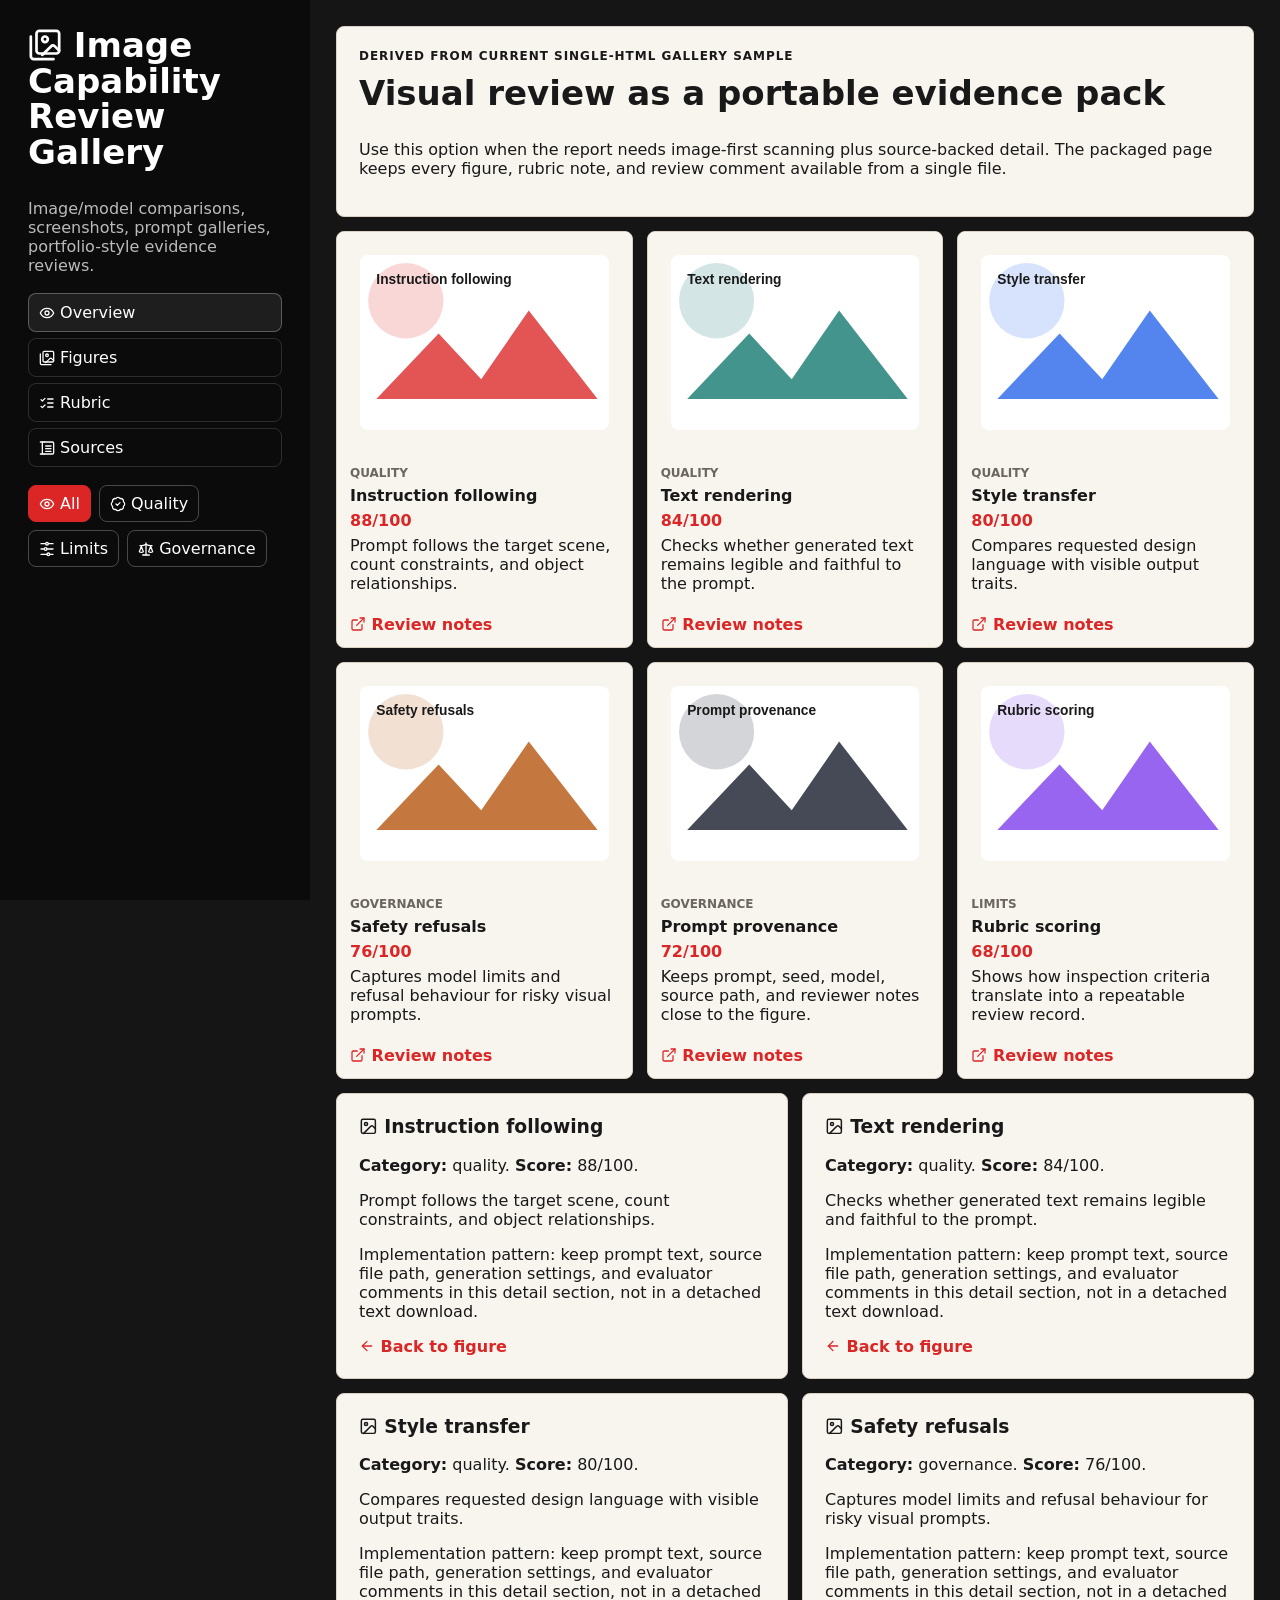
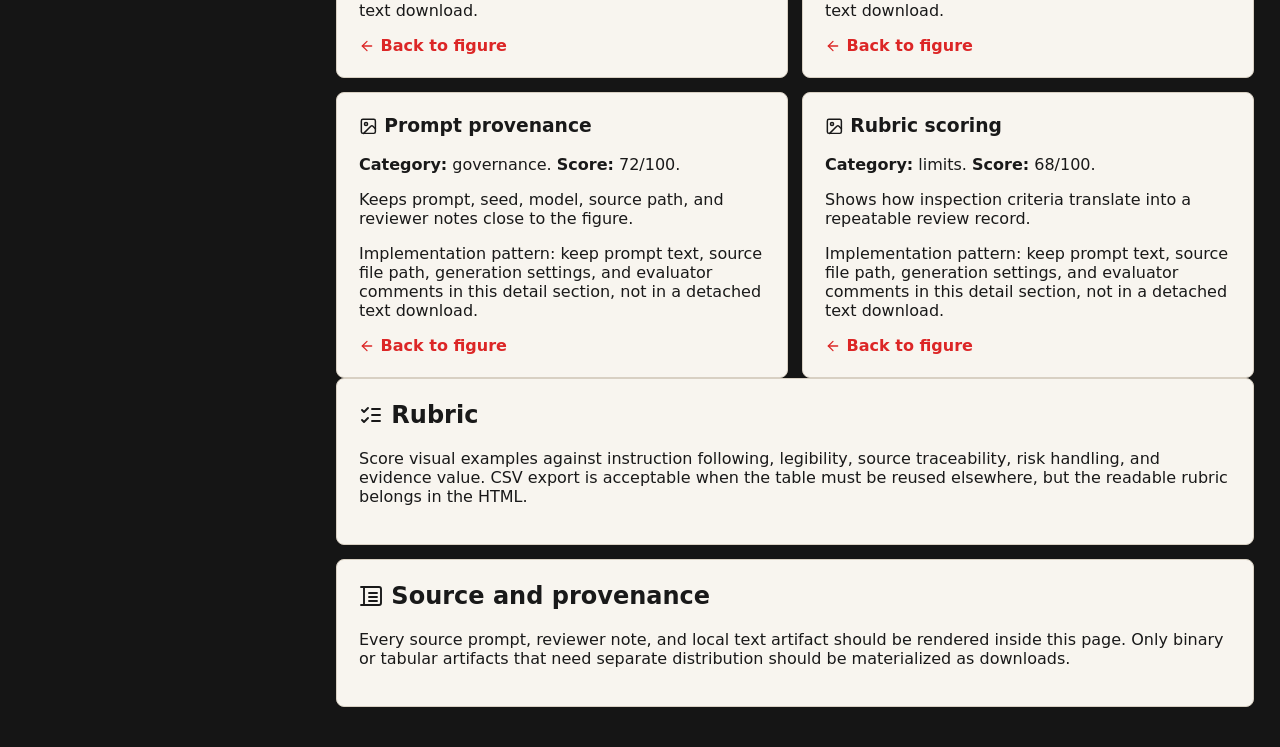
<file: plugins/documents/skills/single-html-document/assets/design-samples/inspection-gallery.single.html>
<!doctype html>
<html lang="en">
<head>
  <meta charset="utf-8">
  <meta name="viewport" content="width=device-width, initial-scale=1">
  <title>Image Capability Review Gallery Sample</title>
  <link rel="icon" href="[data-uri]">
  <style>*{box-sizing:border-box}body{margin:0;font-family:Inter,ui-sans-serif,system-ui,-apple-system,BlinkMacSystemFont,"Segoe UI",sans-serif}h1,h2,h3,p{margin-top:0}button,input,select{font:inherit}.icon{width:1em;height:1em;display:inline-block;vertical-align:-.16em;stroke:currentColor;fill:none;stroke-width:1.9;stroke-linecap:round;stroke-linejoin:round}.eyebrow{text-transform:uppercase;font-size:12px;font-weight:800;letter-spacing:.08em}.metric{border:1px solid var(--line);background:var(--panel);border-radius:8px;padding:14px;display:grid;gap:3px;position:relative}.metric-icon{position:absolute;right:12px;top:12px;color:var(--accent);font-size:22px;opacity:.9}.metric strong{font-size:30px;line-height:1}.metric span{color:var(--muted);font-weight:700}.metric em{font-style:normal;color:var(--accent);font-size:13px}.panel{background:var(--panel);border:1px solid var(--line);border-radius:8px;padding:18px}.panel h2{font-size:18px;display:flex;gap:8px;align-items:center}.bar{height:180px;display:inline-grid;align-items:end;gap:8px;margin-right:14px}.bar i{display:block;width:28px;background:var(--accent);border-radius:8px 8px 0 0}.bar span{font-size:12px;color:var(--muted)}.hbar{display:grid;grid-template-columns:96px 1fr 42px;gap:10px;align-items:center;margin:10px 0}.hbar div{height:10px;background:var(--soft);border-radius:99px;overflow:hidden}.hbar i{display:block;height:100%;background:var(--accent)}table{width:100%;border-collapse:collapse;font-size:14px}th,td{border-bottom:1px solid var(--line);padding:9px;text-align:left}.fact{border:1px solid var(--line);background:var(--panel);padding:12px;border-radius:8px}.fact small{display:flex;gap:6px;align-items:center;text-transform:uppercase;font-size:11px;font-weight:800;color:var(--muted)}.fact strong{display:block;margin-top:3px}.small-card{border:1px solid var(--line);background:var(--panel);border-left:5px solid var(--accent);padding:16px;border-radius:8px}.small-card h3{display:flex;gap:8px;align-items:center}.small-card p{color:var(--muted)}@media(max-width:900px){.ana-grid,.cat-layout,.com-shell,.dos-content,.gal-shell{grid-template-columns:1fr!important}.ana-rail,.cat-filter,.com-shell aside{position:static!important;height:auto!important}.ana-metrics,.cat-stats,.tab-stats{grid-template-columns:1fr 1fr!important}}@media(max-width:560px){.ana-metrics,.cat-stats,.tab-stats,.tab-grid,.com-facts{grid-template-columns:1fr!important}}:root{--bg:#151515;--panel:#f8f5ef;--ink:#191919;--muted:#6b665e;--accent:#dc2626;--soft:#f2ddd9;--line:#d8d0c3}.gallery{background:var(--bg);color:var(--ink)}.gal-shell{min-height:100vh;display:grid;grid-template-columns:310px 1fr}.gal-shell aside{background:#0b0b0b;color:#fff;padding:28px;position:sticky;top:0;height:100vh;overflow:auto}.gal-shell aside h1{font-size:34px;line-height:1.05}.gal-shell aside p{color:rgba(255,255,255,.72)}.gal-nav{display:grid;gap:6px;margin:18px 0}.gal-nav a{color:#fff;text-decoration:none;border:1px solid rgba(255,255,255,.14);border-radius:8px;padding:9px 10px}.gal-nav a.active{background:rgba(255,255,255,.08);border-color:rgba(255,255,255,.28)}.gal-filters{display:flex;flex-wrap:wrap;gap:8px}.gal-filters button{border:1px solid rgba(255,255,255,.25);background:transparent;color:#fff;border-radius:8px;padding:8px 10px}.gal-filters button.active{background:var(--accent);border-color:var(--accent)}.gal-shell main{padding:26px}.gal-intro,.gal-note,.gal-details article{background:var(--panel);border:1px solid var(--line);border-radius:8px;padding:22px;margin-bottom:14px}.gal-intro h2{font-size:34px;line-height:1.08}.gal-grid{display:grid;grid-template-columns:repeat(3,minmax(0,1fr));gap:14px;margin-bottom:14px}.gal-grid article{background:var(--panel);border:1px solid var(--line);border-radius:8px;overflow:hidden}.gal-grid img{width:100%;aspect-ratio:4/3;object-fit:cover;display:block}.gal-grid div{padding:13px;display:grid;gap:6px}.gal-grid span{color:var(--muted);text-transform:uppercase;font-size:12px;font-weight:800}.gal-grid em{font-style:normal;color:var(--accent);font-weight:800}.gal-grid a,.gal-details a{color:var(--accent);font-weight:800;text-decoration:none}.gal-details{display:grid;grid-template-columns:repeat(2,minmax(0,1fr));gap:14px}.gal-details article{margin:0}@media(max-width:900px){.gal-grid,.gal-details{grid-template-columns:1fr 1fr}}@media(max-width:560px){.gal-grid,.gal-details{grid-template-columns:1fr}}</style>
</head>
<body class="gallery">
  <div class="gal-shell"><aside><h1><svg class="icon" viewBox="0 0 24 24" aria-hidden="true"><path d="M18 22H4a2 2 0 0 1-2-2V6"/><rect width="16" height="16" x="6" y="2" rx="2"/><circle cx="12" cy="8" r="2"/><path d="m22 16-3-3a2 2 0 0 0-2.8 0L10 19"/></svg> Image Capability Review Gallery</h1><p>Image/model comparisons, screenshots, prompt galleries, portfolio-style evidence reviews.</p><nav class="gal-nav"><a class="active" href="#overview"><svg class="icon" viewBox="0 0 24 24" aria-hidden="true"><path d="M2 12s3-7 10-7 10 7 10 7-3 7-10 7-10-7-10-7Z"/><circle cx="12" cy="12" r="3"/></svg> Overview</a><a class="" href="#figures"><svg class="icon" viewBox="0 0 24 24" aria-hidden="true"><path d="M18 22H4a2 2 0 0 1-2-2V6"/><rect width="16" height="16" x="6" y="2" rx="2"/><circle cx="12" cy="8" r="2"/><path d="m22 16-3-3a2 2 0 0 0-2.8 0L10 19"/></svg> Figures</a><a class="" href="#rubric"><svg class="icon" viewBox="0 0 24 24" aria-hidden="true"><path d="m3 17 2 2 4-4"/><path d="m3 7 2 2 4-4"/><path d="M13 6h8"/><path d="M13 12h8"/><path d="M13 18h8"/></svg> Rubric</a><a class="" href="#sources"><svg class="icon" viewBox="0 0 24 24" aria-hidden="true"><path d="M8 21h12a2 2 0 0 0 2-2V5a2 2 0 0 0-2-2H8"/><path d="M10 17h8"/><path d="M10 13h8"/><path d="M10 9h8"/><path d="M2 21h6"/><path d="M2 3h6"/><path d="M5 3v18"/></svg> Sources</a></nav><div class="gal-filters"><button class="active" data-gallery-filter="all"><svg class="icon" viewBox="0 0 24 24" aria-hidden="true"><path d="M2 12s3-7 10-7 10 7 10 7-3 7-10 7-10-7-10-7Z"/><circle cx="12" cy="12" r="3"/></svg> All</button><button data-gallery-filter="quality"><svg class="icon" viewBox="0 0 24 24" aria-hidden="true"><path d="M3.85 8.62a4 4 0 0 1 4.78-4.77 4 4 0 0 1 6.74 0 4 4 0 0 1 4.78 4.78 4 4 0 0 1 0 6.74 4 4 0 0 1-4.78 4.78 4 4 0 0 1-6.74 0 4 4 0 0 1-4.78-4.78 4 4 0 0 1 0-6.75Z"/><path d="m9 12 2 2 4-4"/></svg> Quality</button><button data-gallery-filter="limits"><svg class="icon" viewBox="0 0 24 24" aria-hidden="true"><path d="M21 4h-7"/><path d="M10 4H3"/><path d="M21 12h-9"/><path d="M8 12H3"/><path d="M21 20h-5"/><path d="M12 20H3"/><circle cx="12" cy="4" r="2"/><circle cx="10" cy="12" r="2"/><circle cx="14" cy="20" r="2"/></svg> Limits</button><button data-gallery-filter="governance"><svg class="icon" viewBox="0 0 24 24" aria-hidden="true"><path d="m16 16 3-8 3 8c-.87.65-1.92 1-3 1s-2.13-.35-3-1Z"/><path d="m2 16 3-8 3 8c-.87.65-1.92 1-3 1s-2.13-.35-3-1Z"/><path d="M7 21h10"/><path d="M12 3v18"/><path d="M3 7h2c2 0 5-1 7-2 2 1 5 2 7 2h2"/></svg> Governance</button></div></aside><main>
    <section id="overview" class="gal-intro"><p class="eyebrow">Derived from current single-html gallery sample</p><h2>Visual review as a portable evidence pack</h2><p>Use this option when the report needs image-first scanning plus source-backed detail. The packaged page keeps every figure, rubric note, and review comment available from a single file.</p></section>
    <section id="figures" class="gal-grid"><article data-gallery-card data-category="quality" id="instruction-following"><a href="#detail-instruction-following"><img src="[data-uri]" alt="Instruction following placeholder visual"></a><div><span>quality</span><strong>Instruction following</strong><em>88/100</em><p>Prompt follows the target scene, count constraints, and object relationships.</p><a href="#detail-instruction-following"><svg class="icon" viewBox="0 0 24 24" aria-hidden="true"><path d="M15 3h6v6"/><path d="M10 14 21 3"/><path d="M18 13v6a2 2 0 0 1-2 2H5a2 2 0 0 1-2-2V8a2 2 0 0 1 2-2h6"/></svg> Review notes</a></div></article><article data-gallery-card data-category="quality" id="text-rendering"><a href="#detail-text-rendering"><img src="[data-uri]" alt="Text rendering placeholder visual"></a><div><span>quality</span><strong>Text rendering</strong><em>84/100</em><p>Checks whether generated text remains legible and faithful to the prompt.</p><a href="#detail-text-rendering"><svg class="icon" viewBox="0 0 24 24" aria-hidden="true"><path d="M15 3h6v6"/><path d="M10 14 21 3"/><path d="M18 13v6a2 2 0 0 1-2 2H5a2 2 0 0 1-2-2V8a2 2 0 0 1 2-2h6"/></svg> Review notes</a></div></article><article data-gallery-card data-category="quality" id="style-transfer"><a href="#detail-style-transfer"><img src="[data-uri]" alt="Style transfer placeholder visual"></a><div><span>quality</span><strong>Style transfer</strong><em>80/100</em><p>Compares requested design language with visible output traits.</p><a href="#detail-style-transfer"><svg class="icon" viewBox="0 0 24 24" aria-hidden="true"><path d="M15 3h6v6"/><path d="M10 14 21 3"/><path d="M18 13v6a2 2 0 0 1-2 2H5a2 2 0 0 1-2-2V8a2 2 0 0 1 2-2h6"/></svg> Review notes</a></div></article><article data-gallery-card data-category="governance" id="safety-refusals"><a href="#detail-safety-refusals"><img src="[data-uri]" alt="Safety refusals placeholder visual"></a><div><span>governance</span><strong>Safety refusals</strong><em>76/100</em><p>Captures model limits and refusal behaviour for risky visual prompts.</p><a href="#detail-safety-refusals"><svg class="icon" viewBox="0 0 24 24" aria-hidden="true"><path d="M15 3h6v6"/><path d="M10 14 21 3"/><path d="M18 13v6a2 2 0 0 1-2 2H5a2 2 0 0 1-2-2V8a2 2 0 0 1 2-2h6"/></svg> Review notes</a></div></article><article data-gallery-card data-category="governance" id="prompt-provenance"><a href="#detail-prompt-provenance"><img src="[data-uri]" alt="Prompt provenance placeholder visual"></a><div><span>governance</span><strong>Prompt provenance</strong><em>72/100</em><p>Keeps prompt, seed, model, source path, and reviewer notes close to the figure.</p><a href="#detail-prompt-provenance"><svg class="icon" viewBox="0 0 24 24" aria-hidden="true"><path d="M15 3h6v6"/><path d="M10 14 21 3"/><path d="M18 13v6a2 2 0 0 1-2 2H5a2 2 0 0 1-2-2V8a2 2 0 0 1 2-2h6"/></svg> Review notes</a></div></article><article data-gallery-card data-category="limits" id="rubric-scoring"><a href="#detail-rubric-scoring"><img src="[data-uri]" alt="Rubric scoring placeholder visual"></a><div><span>limits</span><strong>Rubric scoring</strong><em>68/100</em><p>Shows how inspection criteria translate into a repeatable review record.</p><a href="#detail-rubric-scoring"><svg class="icon" viewBox="0 0 24 24" aria-hidden="true"><path d="M15 3h6v6"/><path d="M10 14 21 3"/><path d="M18 13v6a2 2 0 0 1-2 2H5a2 2 0 0 1-2-2V8a2 2 0 0 1 2-2h6"/></svg> Review notes</a></div></article></section>
    <section class="gal-details" aria-label="Figure review notes"><article id="detail-instruction-following"><h3><svg class="icon" viewBox="0 0 24 24" aria-hidden="true"><rect width="18" height="18" x="3" y="3" rx="2"/><circle cx="9" cy="9" r="2"/><path d="m21 15-3.1-3.1a2 2 0 0 0-2.8 0L6 21"/></svg> Instruction following</h3><p><strong>Category:</strong> quality. <strong>Score:</strong> 88/100.</p><p>Prompt follows the target scene, count constraints, and object relationships.</p><p>Implementation pattern: keep prompt text, source file path, generation settings, and evaluator comments in this detail section, not in a detached text download.</p><a href="#instruction-following"><svg class="icon" viewBox="0 0 24 24" aria-hidden="true"><path d="m12 19-7-7 7-7"/><path d="M19 12H5"/></svg> Back to figure</a></article><article id="detail-text-rendering"><h3><svg class="icon" viewBox="0 0 24 24" aria-hidden="true"><rect width="18" height="18" x="3" y="3" rx="2"/><circle cx="9" cy="9" r="2"/><path d="m21 15-3.1-3.1a2 2 0 0 0-2.8 0L6 21"/></svg> Text rendering</h3><p><strong>Category:</strong> quality. <strong>Score:</strong> 84/100.</p><p>Checks whether generated text remains legible and faithful to the prompt.</p><p>Implementation pattern: keep prompt text, source file path, generation settings, and evaluator comments in this detail section, not in a detached text download.</p><a href="#text-rendering"><svg class="icon" viewBox="0 0 24 24" aria-hidden="true"><path d="m12 19-7-7 7-7"/><path d="M19 12H5"/></svg> Back to figure</a></article><article id="detail-style-transfer"><h3><svg class="icon" viewBox="0 0 24 24" aria-hidden="true"><rect width="18" height="18" x="3" y="3" rx="2"/><circle cx="9" cy="9" r="2"/><path d="m21 15-3.1-3.1a2 2 0 0 0-2.8 0L6 21"/></svg> Style transfer</h3><p><strong>Category:</strong> quality. <strong>Score:</strong> 80/100.</p><p>Compares requested design language with visible output traits.</p><p>Implementation pattern: keep prompt text, source file path, generation settings, and evaluator comments in this detail section, not in a detached text download.</p><a href="#style-transfer"><svg class="icon" viewBox="0 0 24 24" aria-hidden="true"><path d="m12 19-7-7 7-7"/><path d="M19 12H5"/></svg> Back to figure</a></article><article id="detail-safety-refusals"><h3><svg class="icon" viewBox="0 0 24 24" aria-hidden="true"><rect width="18" height="18" x="3" y="3" rx="2"/><circle cx="9" cy="9" r="2"/><path d="m21 15-3.1-3.1a2 2 0 0 0-2.8 0L6 21"/></svg> Safety refusals</h3><p><strong>Category:</strong> governance. <strong>Score:</strong> 76/100.</p><p>Captures model limits and refusal behaviour for risky visual prompts.</p><p>Implementation pattern: keep prompt text, source file path, generation settings, and evaluator comments in this detail section, not in a detached text download.</p><a href="#safety-refusals"><svg class="icon" viewBox="0 0 24 24" aria-hidden="true"><path d="m12 19-7-7 7-7"/><path d="M19 12H5"/></svg> Back to figure</a></article><article id="detail-prompt-provenance"><h3><svg class="icon" viewBox="0 0 24 24" aria-hidden="true"><rect width="18" height="18" x="3" y="3" rx="2"/><circle cx="9" cy="9" r="2"/><path d="m21 15-3.1-3.1a2 2 0 0 0-2.8 0L6 21"/></svg> Prompt provenance</h3><p><strong>Category:</strong> governance. <strong>Score:</strong> 72/100.</p><p>Keeps prompt, seed, model, source path, and reviewer notes close to the figure.</p><p>Implementation pattern: keep prompt text, source file path, generation settings, and evaluator comments in this detail section, not in a detached text download.</p><a href="#prompt-provenance"><svg class="icon" viewBox="0 0 24 24" aria-hidden="true"><path d="m12 19-7-7 7-7"/><path d="M19 12H5"/></svg> Back to figure</a></article><article id="detail-rubric-scoring"><h3><svg class="icon" viewBox="0 0 24 24" aria-hidden="true"><rect width="18" height="18" x="3" y="3" rx="2"/><circle cx="9" cy="9" r="2"/><path d="m21 15-3.1-3.1a2 2 0 0 0-2.8 0L6 21"/></svg> Rubric scoring</h3><p><strong>Category:</strong> limits. <strong>Score:</strong> 68/100.</p><p>Shows how inspection criteria translate into a repeatable review record.</p><p>Implementation pattern: keep prompt text, source file path, generation settings, and evaluator comments in this detail section, not in a detached text download.</p><a href="#rubric-scoring"><svg class="icon" viewBox="0 0 24 24" aria-hidden="true"><path d="m12 19-7-7 7-7"/><path d="M19 12H5"/></svg> Back to figure</a></article></section>
    <section id="rubric" class="gal-note"><h2><svg class="icon" viewBox="0 0 24 24" aria-hidden="true"><path d="m3 17 2 2 4-4"/><path d="m3 7 2 2 4-4"/><path d="M13 6h8"/><path d="M13 12h8"/><path d="M13 18h8"/></svg> Rubric</h2><p>Score visual examples against instruction following, legibility, source traceability, risk handling, and evidence value. CSV export is acceptable when the table must be reused elsewhere, but the readable rubric belongs in the HTML.</p></section>
    <section id="sources" class="gal-note"><h2><svg class="icon" viewBox="0 0 24 24" aria-hidden="true"><path d="M8 21h12a2 2 0 0 0 2-2V5a2 2 0 0 0-2-2H8"/><path d="M10 17h8"/><path d="M10 13h8"/><path d="M10 9h8"/><path d="M2 21h6"/><path d="M2 3h6"/><path d="M5 3v18"/></svg> Source and provenance</h2><p>Every source prompt, reviewer note, and local text artifact should be rendered inside this page. Only binary or tabular artifacts that need separate distribution should be materialized as downloads.</p></section>
  </main></div>
  <script>function filterRecords(){const q=(document.querySelector("[data-record-search]")?.value||"").toLowerCase();const type=document.querySelector("[data-record-type]")?.value||"all";const status=document.querySelector("[data-record-status]")?.value||"all";let shown=0;document.querySelectorAll("[data-record-card]").forEach(card=>{const okText=!q||card.dataset.title.includes(q);const okType=type==="all"||card.dataset.type===type;const okStatus=status==="all"||card.dataset.status===status;const visible=okText&&okType&&okStatus;card.hidden=!visible;if(visible)shown+=1;});const empty=document.querySelector("[data-record-empty]");if(empty)empty.hidden=shown!==0;}document.addEventListener("input",(event)=>{if(event.target.matches("[data-record-search]"))filterRecords();});document.addEventListener("change",(event)=>{if(event.target.matches("[data-record-type],[data-record-status]"))filterRecords();});document.addEventListener("click",(event)=>{const tab=event.target.closest("[data-tab]");if(tab){document.querySelectorAll("[data-tab]").forEach(b=>b.classList.toggle("active",b===tab));document.querySelectorAll("[data-tab-panel]").forEach(p=>p.classList.toggle("active",p.dataset.tabPanel===tab.dataset.tab));}const filter=event.target.closest("[data-gallery-filter]");if(filter){const category=filter.dataset.galleryFilter;document.querySelectorAll("[data-gallery-filter]").forEach(button=>button.classList.toggle("active",button===filter));document.querySelectorAll("[data-gallery-card]").forEach(card=>{card.hidden=category!=="all"&&card.dataset.category!==category;});}});</script>
</body>
</html>
</file>
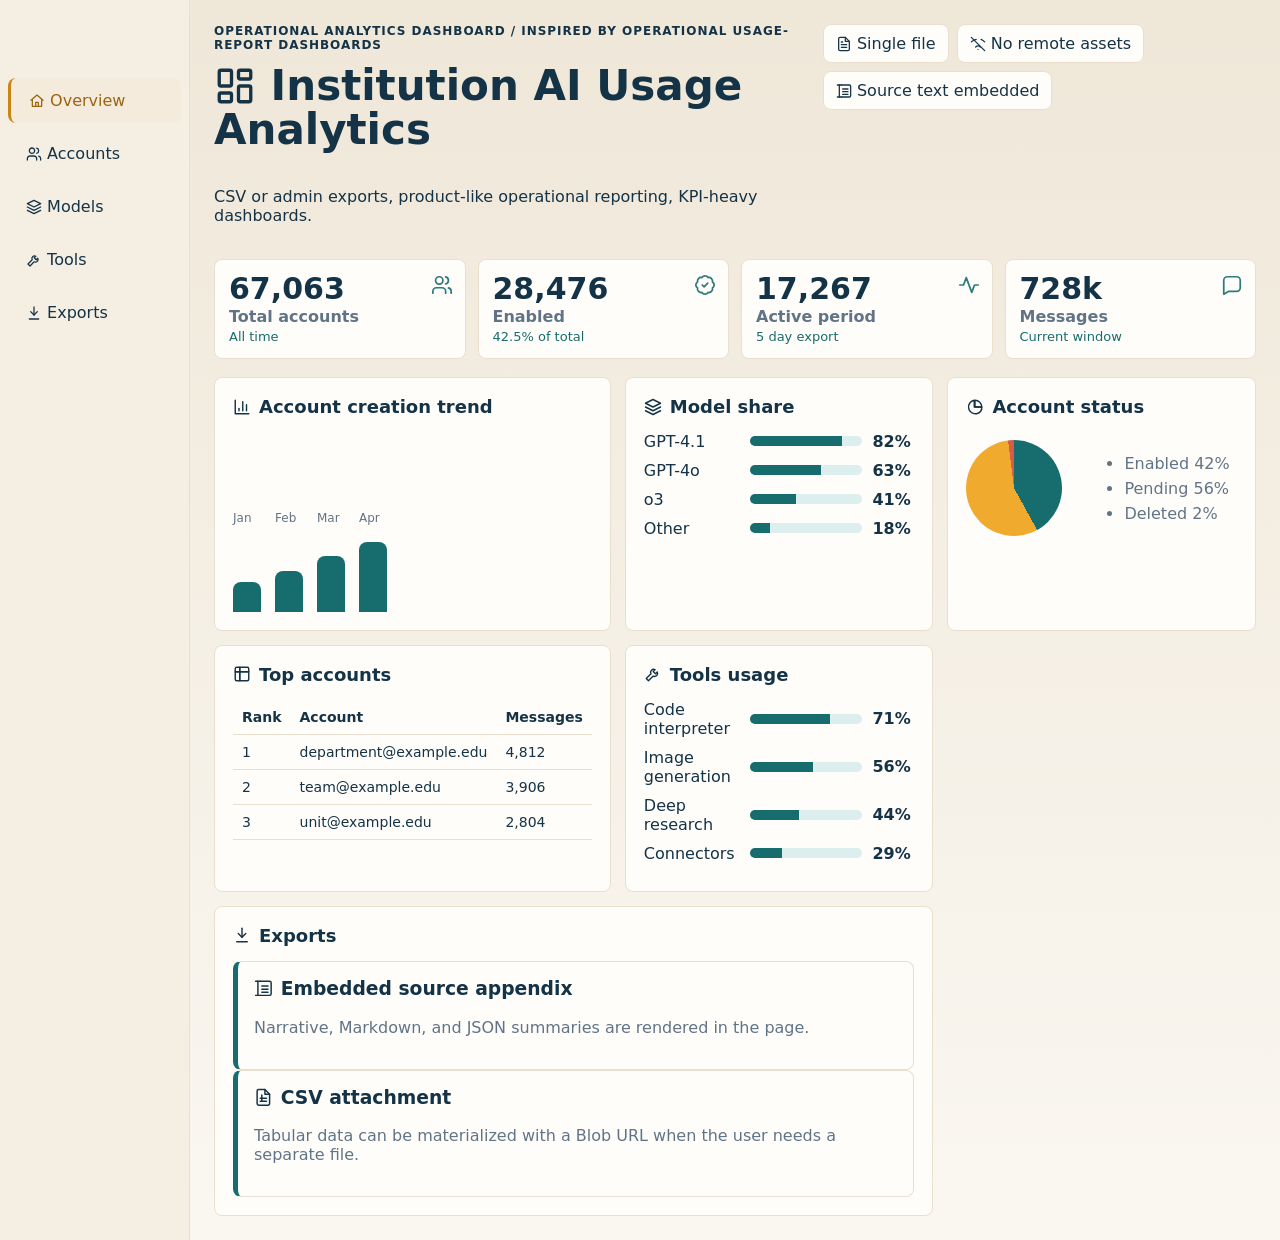
<file: plugins/documents/skills/single-html-document/assets/design-samples/institutional-analytics.single.html>
<!doctype html>
<html lang="en">
<head>
  <meta charset="utf-8">
  <meta name="viewport" content="width=device-width, initial-scale=1">
  <title>Institution AI Usage Analytics Sample</title>
  <link rel="icon" href="[data-uri]">
  <style>*{box-sizing:border-box}body{margin:0;font-family:Inter,ui-sans-serif,system-ui,-apple-system,BlinkMacSystemFont,"Segoe UI",sans-serif}h1,h2,h3,p{margin-top:0}button,input,select{font:inherit}.icon{width:1em;height:1em;display:inline-block;vertical-align:-.16em;stroke:currentColor;fill:none;stroke-width:1.9;stroke-linecap:round;stroke-linejoin:round}.eyebrow{text-transform:uppercase;font-size:12px;font-weight:800;letter-spacing:.08em}.metric{border:1px solid var(--line);background:var(--panel);border-radius:8px;padding:14px;display:grid;gap:3px;position:relative}.metric-icon{position:absolute;right:12px;top:12px;color:var(--accent);font-size:22px;opacity:.9}.metric strong{font-size:30px;line-height:1}.metric span{color:var(--muted);font-weight:700}.metric em{font-style:normal;color:var(--accent);font-size:13px}.panel{background:var(--panel);border:1px solid var(--line);border-radius:8px;padding:18px}.panel h2{font-size:18px;display:flex;gap:8px;align-items:center}.bar{height:180px;display:inline-grid;align-items:end;gap:8px;margin-right:14px}.bar i{display:block;width:28px;background:var(--accent);border-radius:8px 8px 0 0}.bar span{font-size:12px;color:var(--muted)}.hbar{display:grid;grid-template-columns:96px 1fr 42px;gap:10px;align-items:center;margin:10px 0}.hbar div{height:10px;background:var(--soft);border-radius:99px;overflow:hidden}.hbar i{display:block;height:100%;background:var(--accent)}table{width:100%;border-collapse:collapse;font-size:14px}th,td{border-bottom:1px solid var(--line);padding:9px;text-align:left}.fact{border:1px solid var(--line);background:var(--panel);padding:12px;border-radius:8px}.fact small{display:flex;gap:6px;align-items:center;text-transform:uppercase;font-size:11px;font-weight:800;color:var(--muted)}.fact strong{display:block;margin-top:3px}.small-card{border:1px solid var(--line);background:var(--panel);border-left:5px solid var(--accent);padding:16px;border-radius:8px}.small-card h3{display:flex;gap:8px;align-items:center}.small-card p{color:var(--muted)}@media(max-width:900px){.ana-grid,.cat-layout,.com-shell,.dos-content,.gal-shell{grid-template-columns:1fr!important}.ana-rail,.cat-filter,.com-shell aside{position:static!important;height:auto!important}.ana-metrics,.cat-stats,.tab-stats{grid-template-columns:1fr 1fr!important}}@media(max-width:560px){.ana-metrics,.cat-stats,.tab-stats,.tab-grid,.com-facts{grid-template-columns:1fr!important}}:root{--bg:#f7f2ea;--panel:#fffdfa;--ink:#143347;--muted:#617487;--accent:#176d6d;--soft:#dceeed;--line:#eadfce}.analytics{background:linear-gradient(180deg,#efe7d8,#faf7f1);color:var(--ink)}.analytics-shell{display:grid;grid-template-columns:190px 1fr;min-height:100vh}.ana-rail{background:#f5eee2;border-right:1px solid var(--line);padding:78px 8px;display:grid;align-content:start;gap:8px}.ana-rail a{padding:13px 18px;border-radius:8px;text-decoration:none;color:var(--ink)}.ana-rail a.active{background:#f4ebdc;border-left:3px solid #c78616;color:#9a650f}.ana-main{padding:24px}.option-head{display:flex;justify-content:space-between;gap:20px;align-items:start}.option-head h1{font-size:42px;line-height:1.05}.chips{display:flex;gap:8px;flex-wrap:wrap}.chips span{background:var(--panel);border:1px solid var(--line);border-radius:8px;padding:9px 12px}.ana-metrics{display:grid;grid-template-columns:repeat(4,1fr);gap:12px;margin:18px 0}.ana-grid{display:grid;grid-template-columns:1.2fr 1fr 1fr;gap:14px}.ana-grid .panel:last-child{grid-column:span 2}.donut{display:grid;grid-template-columns:100px 1fr;gap:18px;align-items:center}.donut div{width:96px;height:96px;border-radius:50%;background:conic-gradient(#176d6d 0 42%,#f0ab2f 42% 98%,#d75a4a 98%)}.donut li{margin:6px 0;color:var(--muted)}</style>
</head>
<body class="analytics">
  <div class="analytics-shell">
    <aside class="ana-rail"><a class="active" href="#overview"><svg class="icon" viewBox="0 0 24 24" aria-hidden="true"><path d="m3 11 9-8 9 8"/><path d="M5 10v10h14V10"/><path d="M10 20v-6h4v6"/></svg> Overview</a><a class="" href="#accounts"><svg class="icon" viewBox="0 0 24 24" aria-hidden="true"><path d="M16 21v-2a4 4 0 0 0-4-4H6a4 4 0 0 0-4 4v2"/><circle cx="9" cy="7" r="4"/><path d="M22 21v-2a4 4 0 0 0-3-3.87"/><path d="M16 3.13a4 4 0 0 1 0 7.75"/></svg> Accounts</a><a class="" href="#models"><svg class="icon" viewBox="0 0 24 24" aria-hidden="true"><path d="m12 2 10 5-10 5L2 7z"/><path d="m2 17 10 5 10-5"/><path d="m2 12 10 5 10-5"/></svg> Models</a><a class="" href="#tools"><svg class="icon" viewBox="0 0 24 24" aria-hidden="true"><path d="M14.7 6.3a4 4 0 0 0-5.4 5.4L3 18l3 3 6.3-6.3a4 4 0 0 0 5.4-5.4l-2.4 2.4-3-3z"/></svg> Tools</a><a class="" href="#exports"><svg class="icon" viewBox="0 0 24 24" aria-hidden="true"><path d="M12 3v12"/><path d="m7 10 5 5 5-5"/><path d="M5 21h14"/></svg> Exports</a></aside>
    <main class="ana-main">
      <section id="overview" class="ana-section">
        <header class="option-head"><div><p class="eyebrow">operational analytics dashboard / Inspired by operational usage-report dashboards</p><h1><svg class="icon" viewBox="0 0 24 24" aria-hidden="true"><rect width="7" height="9" x="3" y="3" rx="1"/><rect width="7" height="5" x="14" y="3" rx="1"/><rect width="7" height="9" x="14" y="12" rx="1"/><rect width="7" height="5" x="3" y="16" rx="1"/></svg> Institution AI Usage Analytics</h1><p>CSV or admin exports, product-like operational reporting, KPI-heavy dashboards.</p></div><div class="chips"><span><svg class="icon" viewBox="0 0 24 24" aria-hidden="true"><path d="M14 2v6h6"/><path d="M14 2H6a2 2 0 0 0-2 2v16a2 2 0 0 0 2 2h12a2 2 0 0 0 2-2V8z"/><path d="M16 13H8"/><path d="M16 17H8"/><path d="M10 9H8"/></svg> Single file</span><span><svg class="icon" viewBox="0 0 24 24" aria-hidden="true"><path d="M12 20h.01"/><path d="M8.5 16.5a5 5 0 0 1 7 0"/><path d="M2 8.8A15 15 0 0 1 9.3 5"/><path d="M16.7 5A15 15 0 0 1 22 8.8"/><path d="m2 2 20 20"/></svg> No remote assets</span><span><svg class="icon" viewBox="0 0 24 24" aria-hidden="true"><path d="M8 21h12a2 2 0 0 0 2-2V5a2 2 0 0 0-2-2H8"/><path d="M10 17h8"/><path d="M10 13h8"/><path d="M10 9h8"/><path d="M2 21h6"/><path d="M2 3h6"/><path d="M5 3v18"/></svg> Source text embedded</span></div></header>
      </section>
      <section class="ana-metrics" aria-label="Summary metrics">
        <article class="metric"><div class="metric-icon"><svg class="icon" viewBox="0 0 24 24" aria-hidden="true"><path d="M16 21v-2a4 4 0 0 0-4-4H6a4 4 0 0 0-4 4v2"/><circle cx="9" cy="7" r="4"/><path d="M22 21v-2a4 4 0 0 0-3-3.87"/><path d="M16 3.13a4 4 0 0 1 0 7.75"/></svg></div><strong>67,063</strong><span>Total accounts</span><em>All time</em></article>
        <article class="metric"><div class="metric-icon"><svg class="icon" viewBox="0 0 24 24" aria-hidden="true"><path d="M3.85 8.62a4 4 0 0 1 4.78-4.77 4 4 0 0 1 6.74 0 4 4 0 0 1 4.78 4.78 4 4 0 0 1 0 6.74 4 4 0 0 1-4.78 4.78 4 4 0 0 1-6.74 0 4 4 0 0 1-4.78-4.78 4 4 0 0 1 0-6.75Z"/><path d="m9 12 2 2 4-4"/></svg></div><strong>28,476</strong><span>Enabled</span><em>42.5% of total</em></article>
        <article class="metric"><div class="metric-icon"><svg class="icon" viewBox="0 0 24 24" aria-hidden="true"><path d="M22 12h-4l-3 8-6-16-3 8H2"/></svg></div><strong>17,267</strong><span>Active period</span><em>5 day export</em></article>
        <article class="metric"><div class="metric-icon"><svg class="icon" viewBox="0 0 24 24" aria-hidden="true"><path d="M21 15a4 4 0 0 1-4 4H8l-5 3V7a4 4 0 0 1 4-4h10a4 4 0 0 1 4 4z"/></svg></div><strong>728k</strong><span>Messages</span><em>Current window</em></article>
      </section>
      <section class="ana-grid">
        <article class="panel" id="overview-trend"><h2><svg class="icon" viewBox="0 0 24 24" aria-hidden="true"><path d="M3 3v18h18"/><path d="M18 17V9"/><path d="M13 17V5"/><path d="M8 17v-3"/></svg> Account creation trend</h2><div class="bar"><span>Jan</span><i style="height:38%"></i></div><div class="bar"><span>Feb</span><i style="height:52%"></i></div><div class="bar"><span>Mar</span><i style="height:71%"></i></div><div class="bar"><span>Apr</span><i style="height:88%"></i></div></article>
        <article class="panel" id="models"><h2><svg class="icon" viewBox="0 0 24 24" aria-hidden="true"><path d="m12 2 10 5-10 5L2 7z"/><path d="m2 17 10 5 10-5"/><path d="m2 12 10 5 10-5"/></svg> Model share</h2><div class="hbar"><span>GPT-4.1</span><div><i style="width:82%"></i></div><b>82%</b></div><div class="hbar"><span>GPT-4o</span><div><i style="width:63%"></i></div><b>63%</b></div><div class="hbar"><span>o3</span><div><i style="width:41%"></i></div><b>41%</b></div><div class="hbar"><span>Other</span><div><i style="width:18%"></i></div><b>18%</b></div></article>
        <article class="panel" id="accounts"><h2><svg class="icon" viewBox="0 0 24 24" aria-hidden="true"><path d="M21 12c.6 4.4-2.7 8.4-7.1 8.9A9 9 0 1 1 11 3v9z"/><path d="M21 12A9 9 0 0 0 12 3v9z"/></svg> Account status</h2><div class="donut"><div></div><ul><li>Enabled 42%</li><li>Pending 56%</li><li>Deleted 2%</li></ul></div></article>
        <article class="panel" id="accounts-table"><h2><svg class="icon" viewBox="0 0 24 24" aria-hidden="true"><path d="M9 3H5a2 2 0 0 0-2 2v4h6z"/><path d="M9 3h10a2 2 0 0 1 2 2v4H9z"/><path d="M9 9h12v10a2 2 0 0 1-2 2H9z"/><path d="M9 9H3v10a2 2 0 0 0 2 2h4z"/></svg> Top accounts</h2><table><tr><th>Rank</th><th>Account</th><th>Messages</th></tr><tr><td>1</td><td>department@example.edu</td><td>4,812</td></tr><tr><td>2</td><td>team@example.edu</td><td>3,906</td></tr><tr><td>3</td><td>unit@example.edu</td><td>2,804</td></tr></table></article>
        <article class="panel" id="tools"><h2><svg class="icon" viewBox="0 0 24 24" aria-hidden="true"><path d="M14.7 6.3a4 4 0 0 0-5.4 5.4L3 18l3 3 6.3-6.3a4 4 0 0 0 5.4-5.4l-2.4 2.4-3-3z"/></svg> Tools usage</h2><div class="hbar"><span>Code interpreter</span><div><i style="width:71%"></i></div><b>71%</b></div><div class="hbar"><span>Image generation</span><div><i style="width:56%"></i></div><b>56%</b></div><div class="hbar"><span>Deep research</span><div><i style="width:44%"></i></div><b>44%</b></div><div class="hbar"><span>Connectors</span><div><i style="width:29%"></i></div><b>29%</b></div></article>
        <article class="panel" id="exports"><h2><svg class="icon" viewBox="0 0 24 24" aria-hidden="true"><path d="M12 3v12"/><path d="m7 10 5 5 5-5"/><path d="M5 21h14"/></svg> Exports</h2><div class="export-grid"><article class="small-card"><h3><svg class="icon" viewBox="0 0 24 24" aria-hidden="true"><path d="M8 21h12a2 2 0 0 0 2-2V5a2 2 0 0 0-2-2H8"/><path d="M10 17h8"/><path d="M10 13h8"/><path d="M10 9h8"/><path d="M2 21h6"/><path d="M2 3h6"/><path d="M5 3v18"/></svg> Embedded source appendix</h3><p>Narrative, Markdown, and JSON summaries are rendered in the page.</p></article><article class="small-card"><h3><svg class="icon" viewBox="0 0 24 24" aria-hidden="true"><path d="M14 2v6h6"/><path d="M14 2H6a2 2 0 0 0-2 2v16a2 2 0 0 0 2 2h12a2 2 0 0 0 2-2V8z"/><path d="M8 13h8"/><path d="M8 17h8"/><path d="M10 9v8"/></svg> CSV attachment</h3><p>Tabular data can be materialized with a Blob URL when the user needs a separate file.</p></article></div></article>
      </section>
    </main>
  </div>
  <script>function filterRecords(){const q=(document.querySelector("[data-record-search]")?.value||"").toLowerCase();const type=document.querySelector("[data-record-type]")?.value||"all";const status=document.querySelector("[data-record-status]")?.value||"all";let shown=0;document.querySelectorAll("[data-record-card]").forEach(card=>{const okText=!q||card.dataset.title.includes(q);const okType=type==="all"||card.dataset.type===type;const okStatus=status==="all"||card.dataset.status===status;const visible=okText&&okType&&okStatus;card.hidden=!visible;if(visible)shown+=1;});const empty=document.querySelector("[data-record-empty]");if(empty)empty.hidden=shown!==0;}document.addEventListener("input",(event)=>{if(event.target.matches("[data-record-search]"))filterRecords();});document.addEventListener("change",(event)=>{if(event.target.matches("[data-record-type],[data-record-status]"))filterRecords();});document.addEventListener("click",(event)=>{const tab=event.target.closest("[data-tab]");if(tab){document.querySelectorAll("[data-tab]").forEach(b=>b.classList.toggle("active",b===tab));document.querySelectorAll("[data-tab-panel]").forEach(p=>p.classList.toggle("active",p.dataset.tabPanel===tab.dataset.tab));}const filter=event.target.closest("[data-gallery-filter]");if(filter){const category=filter.dataset.galleryFilter;document.querySelectorAll("[data-gallery-filter]").forEach(button=>button.classList.toggle("active",button===filter));document.querySelectorAll("[data-gallery-card]").forEach(card=>{card.hidden=category!=="all"&&card.dataset.category!==category;});}});</script>
</body>
</html>
</file>
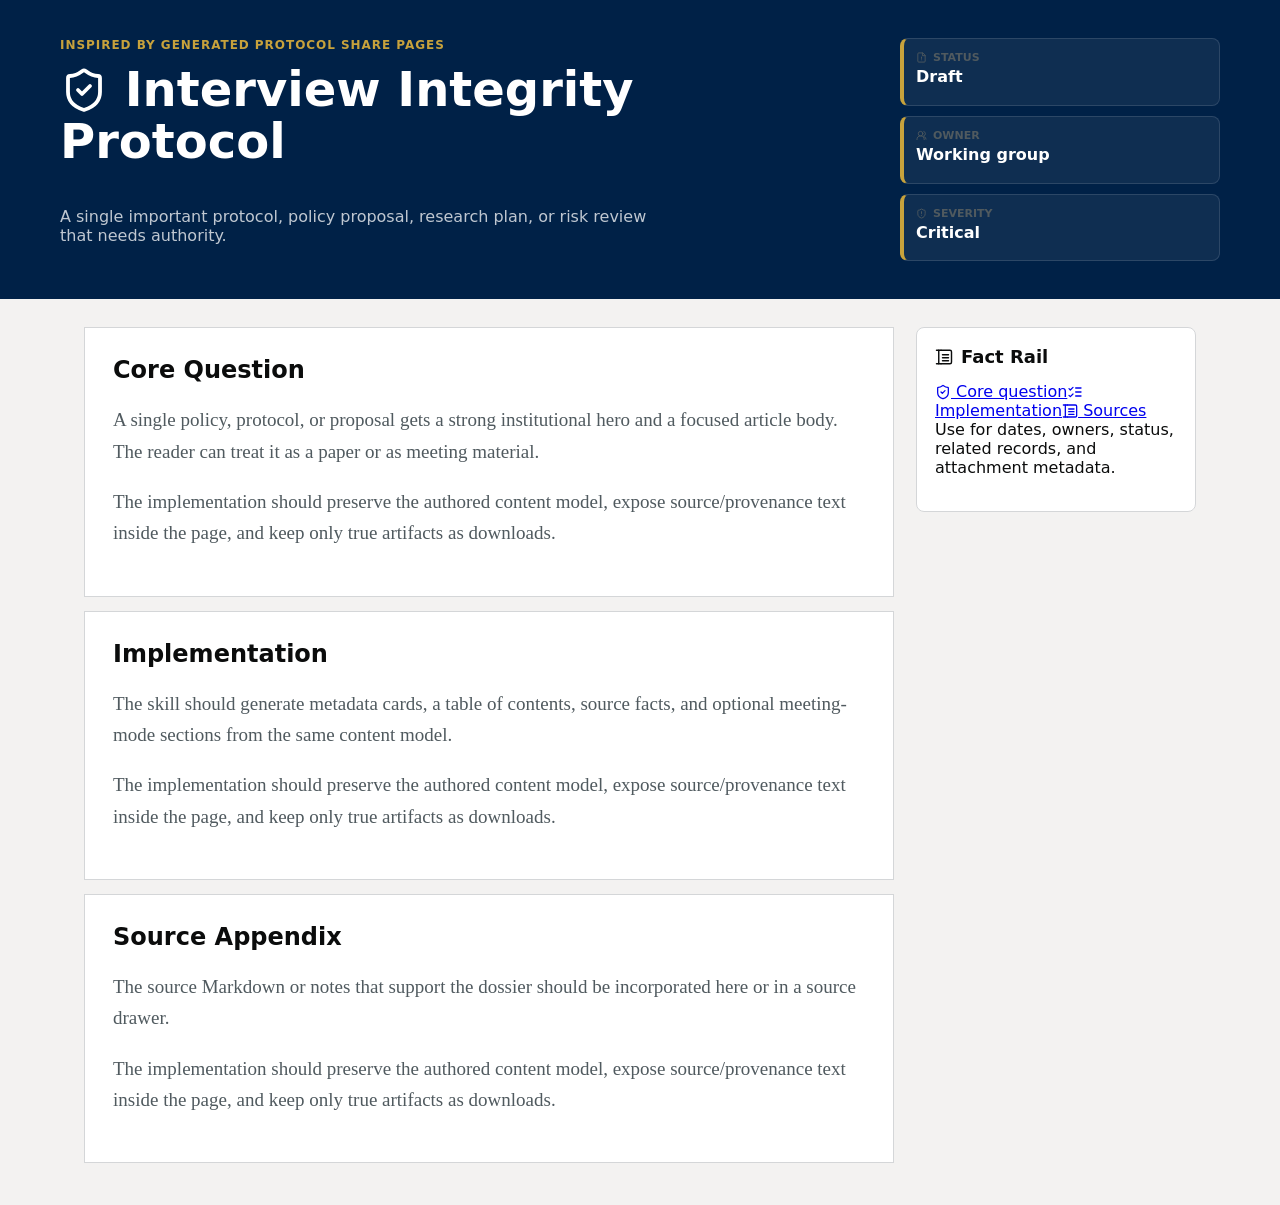
<file: plugins/documents/skills/single-html-document/assets/design-samples/protocol-dossier.single.html>
<!doctype html>
<html lang="en">
<head>
  <meta charset="utf-8">
  <meta name="viewport" content="width=device-width, initial-scale=1">
  <title>Interview Integrity Protocol Sample</title>
  <link rel="icon" href="[data-uri]">
  <style>*{box-sizing:border-box}body{margin:0;font-family:Inter,ui-sans-serif,system-ui,-apple-system,BlinkMacSystemFont,"Segoe UI",sans-serif}h1,h2,h3,p{margin-top:0}button,input,select{font:inherit}.icon{width:1em;height:1em;display:inline-block;vertical-align:-.16em;stroke:currentColor;fill:none;stroke-width:1.9;stroke-linecap:round;stroke-linejoin:round}.eyebrow{text-transform:uppercase;font-size:12px;font-weight:800;letter-spacing:.08em}.metric{border:1px solid var(--line);background:var(--panel);border-radius:8px;padding:14px;display:grid;gap:3px;position:relative}.metric-icon{position:absolute;right:12px;top:12px;color:var(--accent);font-size:22px;opacity:.9}.metric strong{font-size:30px;line-height:1}.metric span{color:var(--muted);font-weight:700}.metric em{font-style:normal;color:var(--accent);font-size:13px}.panel{background:var(--panel);border:1px solid var(--line);border-radius:8px;padding:18px}.panel h2{font-size:18px;display:flex;gap:8px;align-items:center}.bar{height:180px;display:inline-grid;align-items:end;gap:8px;margin-right:14px}.bar i{display:block;width:28px;background:var(--accent);border-radius:8px 8px 0 0}.bar span{font-size:12px;color:var(--muted)}.hbar{display:grid;grid-template-columns:96px 1fr 42px;gap:10px;align-items:center;margin:10px 0}.hbar div{height:10px;background:var(--soft);border-radius:99px;overflow:hidden}.hbar i{display:block;height:100%;background:var(--accent)}table{width:100%;border-collapse:collapse;font-size:14px}th,td{border-bottom:1px solid var(--line);padding:9px;text-align:left}.fact{border:1px solid var(--line);background:var(--panel);padding:12px;border-radius:8px}.fact small{display:flex;gap:6px;align-items:center;text-transform:uppercase;font-size:11px;font-weight:800;color:var(--muted)}.fact strong{display:block;margin-top:3px}.small-card{border:1px solid var(--line);background:var(--panel);border-left:5px solid var(--accent);padding:16px;border-radius:8px}.small-card h3{display:flex;gap:8px;align-items:center}.small-card p{color:var(--muted)}@media(max-width:900px){.ana-grid,.cat-layout,.com-shell,.dos-content,.gal-shell{grid-template-columns:1fr!important}.ana-rail,.cat-filter,.com-shell aside{position:static!important;height:auto!important}.ana-metrics,.cat-stats,.tab-stats{grid-template-columns:1fr 1fr!important}}@media(max-width:560px){.ana-metrics,.cat-stats,.tab-stats,.tab-grid,.com-facts{grid-template-columns:1fr!important}}:root{--bg:#f3f2f1;--panel:#fff;--ink:#0b0c0c;--muted:#505a5f;--accent:#002147;--soft:#fef9ec;--line:#d4d6d8}.dossier{background:var(--bg);color:var(--ink)}.dos-hero{background:var(--accent);color:#fff;padding:38px max(24px,calc((100vw - 1160px)/2));display:grid;grid-template-columns:1fr 320px;gap:28px}.dos-hero h1{font-size:48px;line-height:1.08}.dos-hero p{color:rgba(255,255,255,.75);max-width:60ch}.dos-hero .eyebrow{color:#c7a23c}.dos-meta{display:grid;gap:10px}.dos-meta .fact{background:rgba(255,255,255,.06);border-color:rgba(255,255,255,.12);border-left:4px solid #c7a23c}.dos-content{max-width:1160px;margin:0 auto;padding:28px 24px;display:grid;grid-template-columns:1fr 280px;gap:22px}.dos-content aside{position:sticky;top:20px;align-self:start}.article-section{background:#fff;border:1px solid var(--line);padding:28px;margin-bottom:14px}.article-section p{font-family:Georgia,serif;font-size:19px;line-height:1.65;color:var(--muted)}</style>
</head>
<body class="dossier">
  <section class="dos-hero"><div><p class="eyebrow">Inspired by generated protocol share pages</p><h1><svg class="icon" viewBox="0 0 24 24" aria-hidden="true"><path d="M20 13c0 5-3.5 7.5-7.7 8.9a1 1 0 0 1-.6 0C7.5 20.5 4 18 4 13V6a1 1 0 0 1 1-1c2 0 4.5-1.2 6.2-2.5a1.3 1.3 0 0 1 1.6 0C14.5 3.8 17 5 19 5a1 1 0 0 1 1 1z"/><path d="m9 12 2 2 4-4"/></svg> Interview Integrity Protocol</h1><p>A single important protocol, policy proposal, research plan, or risk review that needs authority.</p></div><div class="dos-meta"><div class="fact"><small><svg class="icon" viewBox="0 0 24 24" aria-hidden="true"><path d="M14 2v6h6"/><path d="M14 2H6a2 2 0 0 0-2 2v16a2 2 0 0 0 2 2h12a2 2 0 0 0 2-2V8z"/><path d="M12 17h.01"/><path d="M12 11v3"/></svg> Status</small><strong>Draft</strong></div><div class="fact"><small><svg class="icon" viewBox="0 0 24 24" aria-hidden="true"><path d="M18 21a8 8 0 0 0-16 0"/><circle cx="10" cy="8" r="5"/><path d="M22 20a6 6 0 0 0-5-5.8"/><path d="M17 3.2a5 5 0 0 1 0 9.6"/></svg> Owner</small><strong>Working group</strong></div><div class="fact"><small><svg class="icon" viewBox="0 0 24 24" aria-hidden="true"><path d="M20 13c0 5-3.5 7.5-7.7 8.9a1 1 0 0 1-.6 0C7.5 20.5 4 18 4 13V6a1 1 0 0 1 1-1c2 0 4.5-1.2 6.2-2.5a1.3 1.3 0 0 1 1.6 0C14.5 3.8 17 5 19 5a1 1 0 0 1 1 1z"/><path d="M12 8v4"/><path d="M12 16h.01"/></svg> Severity</small><strong>Critical</strong></div></div></section>
  <main class="dos-content"><article><section class="article-section" id="core-question"><h2>Core Question</h2><p>A single policy, protocol, or proposal gets a strong institutional hero and a focused article body. The reader can treat it as a paper or as meeting material.</p><p>The implementation should preserve the authored content model, expose source/provenance text inside the page, and keep only true artifacts as downloads.</p></section><section class="article-section" id="implementation"><h2>Implementation</h2><p>The skill should generate metadata cards, a table of contents, source facts, and optional meeting-mode sections from the same content model.</p><p>The implementation should preserve the authored content model, expose source/provenance text inside the page, and keep only true artifacts as downloads.</p></section><section class="article-section" id="source-appendix"><h2>Source Appendix</h2><p>The source Markdown or notes that support the dossier should be incorporated here or in a source drawer.</p><p>The implementation should preserve the authored content model, expose source/provenance text inside the page, and keep only true artifacts as downloads.</p></section></article><aside><article class="panel" id="fact-rail"><h2><svg class="icon" viewBox="0 0 24 24" aria-hidden="true"><path d="M8 21h12a2 2 0 0 0 2-2V5a2 2 0 0 0-2-2H8"/><path d="M10 17h8"/><path d="M10 13h8"/><path d="M10 9h8"/><path d="M2 21h6"/><path d="M2 3h6"/><path d="M5 3v18"/></svg> Fact Rail</h2><nav class="fact-nav"><a class="active" href="#core-question"><svg class="icon" viewBox="0 0 24 24" aria-hidden="true"><path d="M20 13c0 5-3.5 7.5-7.7 8.9a1 1 0 0 1-.6 0C7.5 20.5 4 18 4 13V6a1 1 0 0 1 1-1c2 0 4.5-1.2 6.2-2.5a1.3 1.3 0 0 1 1.6 0C14.5 3.8 17 5 19 5a1 1 0 0 1 1 1z"/><path d="m9 12 2 2 4-4"/></svg> Core question</a><a class="" href="#implementation"><svg class="icon" viewBox="0 0 24 24" aria-hidden="true"><path d="m3 17 2 2 4-4"/><path d="m3 7 2 2 4-4"/><path d="M13 6h8"/><path d="M13 12h8"/><path d="M13 18h8"/></svg> Implementation</a><a class="" href="#source-appendix"><svg class="icon" viewBox="0 0 24 24" aria-hidden="true"><path d="M8 21h12a2 2 0 0 0 2-2V5a2 2 0 0 0-2-2H8"/><path d="M10 17h8"/><path d="M10 13h8"/><path d="M10 9h8"/><path d="M2 21h6"/><path d="M2 3h6"/><path d="M5 3v18"/></svg> Sources</a></nav><p>Use for dates, owners, status, related records, and attachment metadata.</p></article></aside></main>
  <script>function filterRecords(){const q=(document.querySelector("[data-record-search]")?.value||"").toLowerCase();const type=document.querySelector("[data-record-type]")?.value||"all";const status=document.querySelector("[data-record-status]")?.value||"all";let shown=0;document.querySelectorAll("[data-record-card]").forEach(card=>{const okText=!q||card.dataset.title.includes(q);const okType=type==="all"||card.dataset.type===type;const okStatus=status==="all"||card.dataset.status===status;const visible=okText&&okType&&okStatus;card.hidden=!visible;if(visible)shown+=1;});const empty=document.querySelector("[data-record-empty]");if(empty)empty.hidden=shown!==0;}document.addEventListener("input",(event)=>{if(event.target.matches("[data-record-search]"))filterRecords();});document.addEventListener("change",(event)=>{if(event.target.matches("[data-record-type],[data-record-status]"))filterRecords();});document.addEventListener("click",(event)=>{const tab=event.target.closest("[data-tab]");if(tab){document.querySelectorAll("[data-tab]").forEach(b=>b.classList.toggle("active",b===tab));document.querySelectorAll("[data-tab-panel]").forEach(p=>p.classList.toggle("active",p.dataset.tabPanel===tab.dataset.tab));}const filter=event.target.closest("[data-gallery-filter]");if(filter){const category=filter.dataset.galleryFilter;document.querySelectorAll("[data-gallery-filter]").forEach(button=>button.classList.toggle("active",button===filter));document.querySelectorAll("[data-gallery-card]").forEach(card=>{card.hidden=category!=="all"&&card.dataset.category!==category;});}});</script>
</body>
</html>
</file>
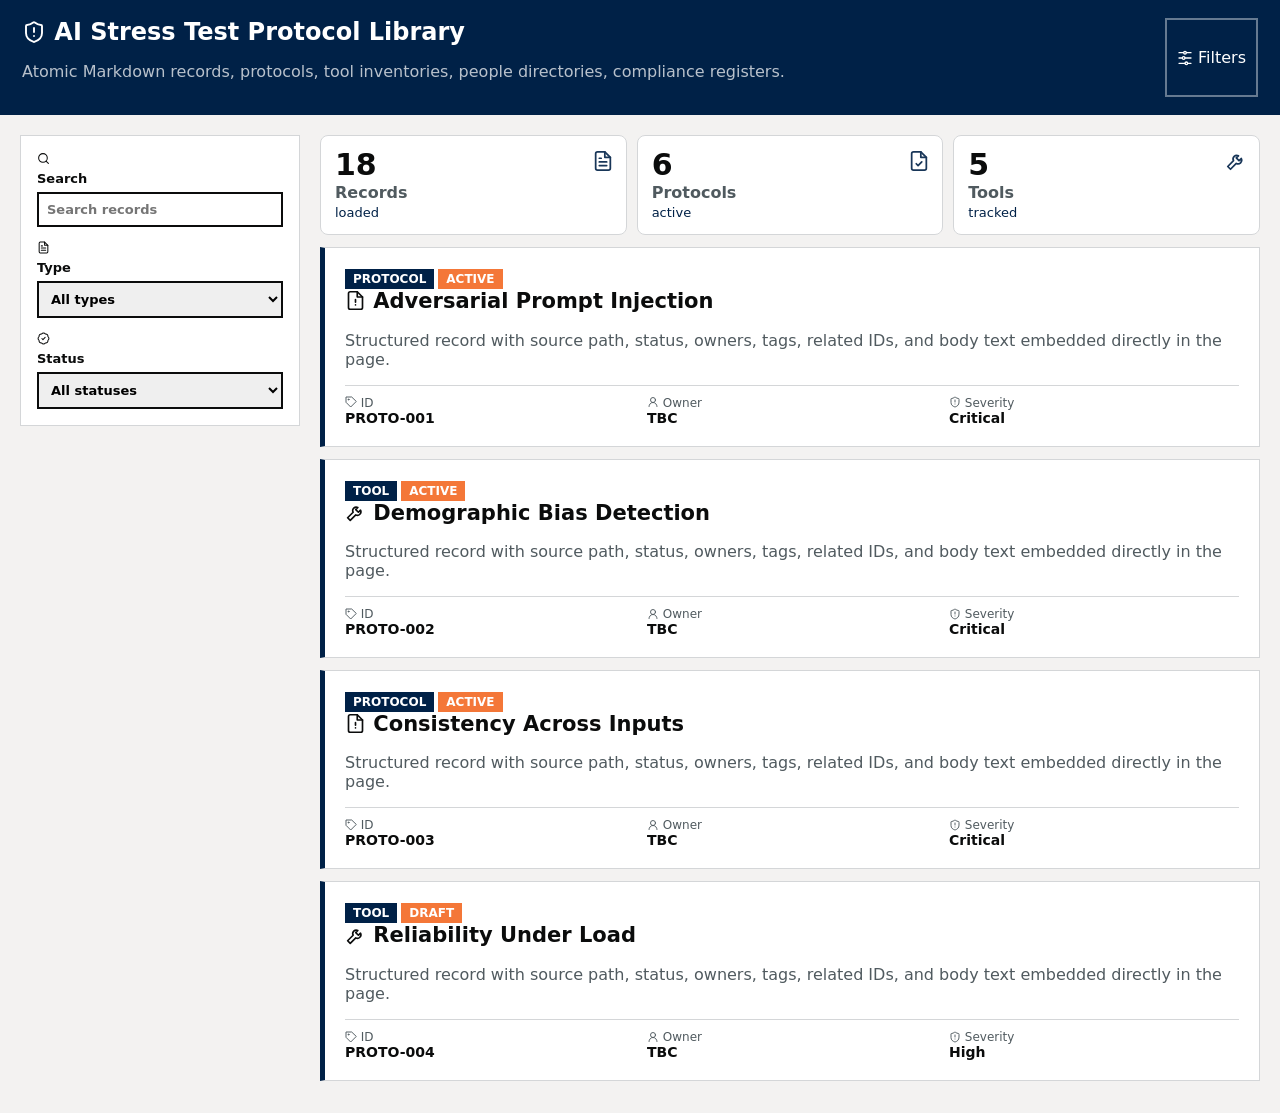
<file: plugins/documents/skills/single-html-document/assets/design-samples/record-catalogue.single.html>
<!doctype html>
<html lang="en">
<head>
  <meta charset="utf-8">
  <meta name="viewport" content="width=device-width, initial-scale=1">
  <title>AI Stress Test Protocol Library Sample</title>
  <link rel="icon" href="[data-uri]">
  <style>*{box-sizing:border-box}body{margin:0;font-family:Inter,ui-sans-serif,system-ui,-apple-system,BlinkMacSystemFont,"Segoe UI",sans-serif}h1,h2,h3,p{margin-top:0}button,input,select{font:inherit}.icon{width:1em;height:1em;display:inline-block;vertical-align:-.16em;stroke:currentColor;fill:none;stroke-width:1.9;stroke-linecap:round;stroke-linejoin:round}.eyebrow{text-transform:uppercase;font-size:12px;font-weight:800;letter-spacing:.08em}.metric{border:1px solid var(--line);background:var(--panel);border-radius:8px;padding:14px;display:grid;gap:3px;position:relative}.metric-icon{position:absolute;right:12px;top:12px;color:var(--accent);font-size:22px;opacity:.9}.metric strong{font-size:30px;line-height:1}.metric span{color:var(--muted);font-weight:700}.metric em{font-style:normal;color:var(--accent);font-size:13px}.panel{background:var(--panel);border:1px solid var(--line);border-radius:8px;padding:18px}.panel h2{font-size:18px;display:flex;gap:8px;align-items:center}.bar{height:180px;display:inline-grid;align-items:end;gap:8px;margin-right:14px}.bar i{display:block;width:28px;background:var(--accent);border-radius:8px 8px 0 0}.bar span{font-size:12px;color:var(--muted)}.hbar{display:grid;grid-template-columns:96px 1fr 42px;gap:10px;align-items:center;margin:10px 0}.hbar div{height:10px;background:var(--soft);border-radius:99px;overflow:hidden}.hbar i{display:block;height:100%;background:var(--accent)}table{width:100%;border-collapse:collapse;font-size:14px}th,td{border-bottom:1px solid var(--line);padding:9px;text-align:left}.fact{border:1px solid var(--line);background:var(--panel);padding:12px;border-radius:8px}.fact small{display:flex;gap:6px;align-items:center;text-transform:uppercase;font-size:11px;font-weight:800;color:var(--muted)}.fact strong{display:block;margin-top:3px}.small-card{border:1px solid var(--line);background:var(--panel);border-left:5px solid var(--accent);padding:16px;border-radius:8px}.small-card h3{display:flex;gap:8px;align-items:center}.small-card p{color:var(--muted)}@media(max-width:900px){.ana-grid,.cat-layout,.com-shell,.dos-content,.gal-shell{grid-template-columns:1fr!important}.ana-rail,.cat-filter,.com-shell aside{position:static!important;height:auto!important}.ana-metrics,.cat-stats,.tab-stats{grid-template-columns:1fr 1fr!important}}@media(max-width:560px){.ana-metrics,.cat-stats,.tab-stats,.tab-grid,.com-facts{grid-template-columns:1fr!important}}:root{--bg:#f3f2f1;--panel:#fff;--ink:#0b0c0c;--muted:#505a5f;--accent:#002147;--soft:#e8eef8;--line:#d4d6d8}.catalogue{background:var(--bg);color:var(--ink)}.cat-head{background:var(--accent);color:#fff;padding:18px 22px;display:flex;justify-content:space-between}.cat-head h1{font-size:24px}.cat-head p{color:rgba(255,255,255,.72)}.cat-head button{background:transparent;border:2px solid rgba(255,255,255,.4);color:#fff;padding:7px 10px}.cat-layout{max-width:1400px;margin:0 auto;padding:20px;display:grid;grid-template-columns:280px 1fr;gap:20px}.cat-filter{position:sticky;top:20px;align-self:start;background:#fff;border:1px solid var(--line);padding:16px;display:grid;gap:14px}.cat-filter label{display:grid;gap:6px;font-weight:800;font-size:13px}.cat-filter input,.cat-filter select{border:2px solid #0b0c0c;border-radius:0;padding:8px}.cat-stats{display:grid;grid-template-columns:repeat(3,1fr);gap:10px;margin-bottom:12px}.cat-card{background:#fff;border:1px solid var(--line);border-left:5px solid var(--accent);padding:20px;margin-bottom:12px}.cat-card h2{font-size:21px}.cat-card p{color:var(--muted)}.pill{display:inline-flex;background:var(--accent);color:#fff;padding:3px 8px;font-size:12px;font-weight:800;text-transform:uppercase;margin-right:4px}.pill.warn{background:#f47738}.meta-grid{display:grid;grid-template-columns:repeat(3,1fr);gap:12px;border-top:1px solid var(--line);padding-top:10px}.meta-grid span{color:var(--muted);font-size:12px}.meta-grid b{color:var(--ink);font-size:14px}.empty-state{background:#fff;border:2px dashed var(--line);padding:18px;color:var(--muted);font-weight:800}</style>
</head>
<body class="catalogue">
  <header class="cat-head"><div><h1><svg class="icon" viewBox="0 0 24 24" aria-hidden="true"><path d="M20 13c0 5-3.5 7.5-7.7 8.9a1 1 0 0 1-.6 0C7.5 20.5 4 18 4 13V6a1 1 0 0 1 1-1c2 0 4.5-1.2 6.2-2.5a1.3 1.3 0 0 1 1.6 0C14.5 3.8 17 5 19 5a1 1 0 0 1 1 1z"/><path d="M12 8v4"/><path d="M12 16h.01"/></svg> AI Stress Test Protocol Library</h1><p>Atomic Markdown records, protocols, tool inventories, people directories, compliance registers.</p></div><button data-toggle-filter><svg class="icon" viewBox="0 0 24 24" aria-hidden="true"><path d="M21 4h-7"/><path d="M10 4H3"/><path d="M21 12h-9"/><path d="M8 12H3"/><path d="M21 20h-5"/><path d="M12 20H3"/><circle cx="12" cy="4" r="2"/><circle cx="10" cy="12" r="2"/><circle cx="14" cy="20" r="2"/></svg> Filters</button></header>
  <div class="cat-layout">
    <aside class="cat-filter"><label><svg class="icon" viewBox="0 0 24 24" aria-hidden="true"><circle cx="11" cy="11" r="8"/><path d="m21 21-4.3-4.3"/></svg> Search<input data-record-search placeholder="Search records"></label><label><svg class="icon" viewBox="0 0 24 24" aria-hidden="true"><path d="M14 2v6h6"/><path d="M14 2H6a2 2 0 0 0-2 2v16a2 2 0 0 0 2 2h12a2 2 0 0 0 2-2V8z"/><path d="M16 13H8"/><path d="M16 17H8"/><path d="M10 9H8"/></svg> Type<select data-record-type><option value="all">All types</option><option value="protocol">Protocol</option><option value="tool">Tool</option></select></label><label><svg class="icon" viewBox="0 0 24 24" aria-hidden="true"><path d="M3.85 8.62a4 4 0 0 1 4.78-4.77 4 4 0 0 1 6.74 0 4 4 0 0 1 4.78 4.78 4 4 0 0 1 0 6.74 4 4 0 0 1-4.78 4.78 4 4 0 0 1-6.74 0 4 4 0 0 1-4.78-4.78 4 4 0 0 1 0-6.75Z"/><path d="m9 12 2 2 4-4"/></svg> Status<select data-record-status><option value="all">All statuses</option><option value="active">Active</option><option value="draft">Draft</option></select></label></aside>
    <main class="cat-main">
      <section class="cat-stats"><article class="metric"><div class="metric-icon"><svg class="icon" viewBox="0 0 24 24" aria-hidden="true"><path d="M14 2v6h6"/><path d="M14 2H6a2 2 0 0 0-2 2v16a2 2 0 0 0 2 2h12a2 2 0 0 0 2-2V8z"/><path d="M16 13H8"/><path d="M16 17H8"/><path d="M10 9H8"/></svg></div><strong>18</strong><span>Records</span><em>loaded</em></article> <article class="metric"><div class="metric-icon"><svg class="icon" viewBox="0 0 24 24" aria-hidden="true"><path d="M14 2v6h6"/><path d="M14 2H6a2 2 0 0 0-2 2v16a2 2 0 0 0 2 2h12a2 2 0 0 0 2-2V8z"/><path d="m9 15 2 2 4-4"/></svg></div><strong>6</strong><span>Protocols</span><em>active</em></article> <article class="metric"><div class="metric-icon"><svg class="icon" viewBox="0 0 24 24" aria-hidden="true"><path d="M14.7 6.3a4 4 0 0 0-5.4 5.4L3 18l3 3 6.3-6.3a4 4 0 0 0 5.4-5.4l-2.4 2.4-3-3z"/></svg></div><strong>5</strong><span>Tools</span><em>tracked</em></article></section>
      <article class="cat-card" data-record-card data-type="protocol" data-status="active" data-title="adversarial prompt injection"><div><span class="pill">protocol</span><span class="pill warn">active</span></div><h2><svg class="icon" viewBox="0 0 24 24" aria-hidden="true"><path d="M14 2v6h6"/><path d="M14 2H6a2 2 0 0 0-2 2v16a2 2 0 0 0 2 2h12a2 2 0 0 0 2-2V8z"/><path d="M12 17h.01"/><path d="M12 11v3"/></svg> Adversarial Prompt Injection</h2><p>Structured record with source path, status, owners, tags, related IDs, and body text embedded directly in the page.</p><div class="meta-grid"><span><svg class="icon" viewBox="0 0 24 24" aria-hidden="true"><path d="M12.6 2H2v10.6L11.4 22 22 11.4z"/><circle cx="7" cy="7" r="1"/></svg> ID<br><b>PROTO-001</b></span><span><svg class="icon" viewBox="0 0 24 24" aria-hidden="true"><circle cx="12" cy="8" r="5"/><path d="M20 21a8 8 0 0 0-16 0"/></svg> Owner<br><b>TBC</b></span><span><svg class="icon" viewBox="0 0 24 24" aria-hidden="true"><path d="M20 13c0 5-3.5 7.5-7.7 8.9a1 1 0 0 1-.6 0C7.5 20.5 4 18 4 13V6a1 1 0 0 1 1-1c2 0 4.5-1.2 6.2-2.5a1.3 1.3 0 0 1 1.6 0C14.5 3.8 17 5 19 5a1 1 0 0 1 1 1z"/><path d="M12 8v4"/><path d="M12 16h.01"/></svg> Severity<br><b>Critical</b></span></div></article><article class="cat-card" data-record-card data-type="tool" data-status="active" data-title="demographic bias detection"><div><span class="pill">tool</span><span class="pill warn">active</span></div><h2><svg class="icon" viewBox="0 0 24 24" aria-hidden="true"><path d="M14.7 6.3a4 4 0 0 0-5.4 5.4L3 18l3 3 6.3-6.3a4 4 0 0 0 5.4-5.4l-2.4 2.4-3-3z"/></svg> Demographic Bias Detection</h2><p>Structured record with source path, status, owners, tags, related IDs, and body text embedded directly in the page.</p><div class="meta-grid"><span><svg class="icon" viewBox="0 0 24 24" aria-hidden="true"><path d="M12.6 2H2v10.6L11.4 22 22 11.4z"/><circle cx="7" cy="7" r="1"/></svg> ID<br><b>PROTO-002</b></span><span><svg class="icon" viewBox="0 0 24 24" aria-hidden="true"><circle cx="12" cy="8" r="5"/><path d="M20 21a8 8 0 0 0-16 0"/></svg> Owner<br><b>TBC</b></span><span><svg class="icon" viewBox="0 0 24 24" aria-hidden="true"><path d="M20 13c0 5-3.5 7.5-7.7 8.9a1 1 0 0 1-.6 0C7.5 20.5 4 18 4 13V6a1 1 0 0 1 1-1c2 0 4.5-1.2 6.2-2.5a1.3 1.3 0 0 1 1.6 0C14.5 3.8 17 5 19 5a1 1 0 0 1 1 1z"/><path d="M12 8v4"/><path d="M12 16h.01"/></svg> Severity<br><b>Critical</b></span></div></article><article class="cat-card" data-record-card data-type="protocol" data-status="active" data-title="consistency across inputs"><div><span class="pill">protocol</span><span class="pill warn">active</span></div><h2><svg class="icon" viewBox="0 0 24 24" aria-hidden="true"><path d="M14 2v6h6"/><path d="M14 2H6a2 2 0 0 0-2 2v16a2 2 0 0 0 2 2h12a2 2 0 0 0 2-2V8z"/><path d="M12 17h.01"/><path d="M12 11v3"/></svg> Consistency Across Inputs</h2><p>Structured record with source path, status, owners, tags, related IDs, and body text embedded directly in the page.</p><div class="meta-grid"><span><svg class="icon" viewBox="0 0 24 24" aria-hidden="true"><path d="M12.6 2H2v10.6L11.4 22 22 11.4z"/><circle cx="7" cy="7" r="1"/></svg> ID<br><b>PROTO-003</b></span><span><svg class="icon" viewBox="0 0 24 24" aria-hidden="true"><circle cx="12" cy="8" r="5"/><path d="M20 21a8 8 0 0 0-16 0"/></svg> Owner<br><b>TBC</b></span><span><svg class="icon" viewBox="0 0 24 24" aria-hidden="true"><path d="M20 13c0 5-3.5 7.5-7.7 8.9a1 1 0 0 1-.6 0C7.5 20.5 4 18 4 13V6a1 1 0 0 1 1-1c2 0 4.5-1.2 6.2-2.5a1.3 1.3 0 0 1 1.6 0C14.5 3.8 17 5 19 5a1 1 0 0 1 1 1z"/><path d="M12 8v4"/><path d="M12 16h.01"/></svg> Severity<br><b>Critical</b></span></div></article><article class="cat-card" data-record-card data-type="tool" data-status="draft" data-title="reliability under load"><div><span class="pill">tool</span><span class="pill warn">draft</span></div><h2><svg class="icon" viewBox="0 0 24 24" aria-hidden="true"><path d="M14.7 6.3a4 4 0 0 0-5.4 5.4L3 18l3 3 6.3-6.3a4 4 0 0 0 5.4-5.4l-2.4 2.4-3-3z"/></svg> Reliability Under Load</h2><p>Structured record with source path, status, owners, tags, related IDs, and body text embedded directly in the page.</p><div class="meta-grid"><span><svg class="icon" viewBox="0 0 24 24" aria-hidden="true"><path d="M12.6 2H2v10.6L11.4 22 22 11.4z"/><circle cx="7" cy="7" r="1"/></svg> ID<br><b>PROTO-004</b></span><span><svg class="icon" viewBox="0 0 24 24" aria-hidden="true"><circle cx="12" cy="8" r="5"/><path d="M20 21a8 8 0 0 0-16 0"/></svg> Owner<br><b>TBC</b></span><span><svg class="icon" viewBox="0 0 24 24" aria-hidden="true"><path d="M20 13c0 5-3.5 7.5-7.7 8.9a1 1 0 0 1-.6 0C7.5 20.5 4 18 4 13V6a1 1 0 0 1 1-1c2 0 4.5-1.2 6.2-2.5a1.3 1.3 0 0 1 1.6 0C14.5 3.8 17 5 19 5a1 1 0 0 1 1 1z"/><path d="M12 8v4"/><path d="M12 16h.01"/></svg> Severity<br><b>High</b></span></div></article>
      <p class="empty-state" data-record-empty hidden>No records match the current filters.</p>
    </main>
  </div>
  <script>function filterRecords(){const q=(document.querySelector("[data-record-search]")?.value||"").toLowerCase();const type=document.querySelector("[data-record-type]")?.value||"all";const status=document.querySelector("[data-record-status]")?.value||"all";let shown=0;document.querySelectorAll("[data-record-card]").forEach(card=>{const okText=!q||card.dataset.title.includes(q);const okType=type==="all"||card.dataset.type===type;const okStatus=status==="all"||card.dataset.status===status;const visible=okText&&okType&&okStatus;card.hidden=!visible;if(visible)shown+=1;});const empty=document.querySelector("[data-record-empty]");if(empty)empty.hidden=shown!==0;}document.addEventListener("input",(event)=>{if(event.target.matches("[data-record-search]"))filterRecords();});document.addEventListener("change",(event)=>{if(event.target.matches("[data-record-type],[data-record-status]"))filterRecords();});document.addEventListener("click",(event)=>{const tab=event.target.closest("[data-tab]");if(tab){document.querySelectorAll("[data-tab]").forEach(b=>b.classList.toggle("active",b===tab));document.querySelectorAll("[data-tab-panel]").forEach(p=>p.classList.toggle("active",p.dataset.tabPanel===tab.dataset.tab));}const filter=event.target.closest("[data-gallery-filter]");if(filter){const category=filter.dataset.galleryFilter;document.querySelectorAll("[data-gallery-filter]").forEach(button=>button.classList.toggle("active",button===filter));document.querySelectorAll("[data-gallery-card]").forEach(card=>{card.hidden=category!=="all"&&card.dataset.category!==category;});}});</script>
</body>
</html>
</file>
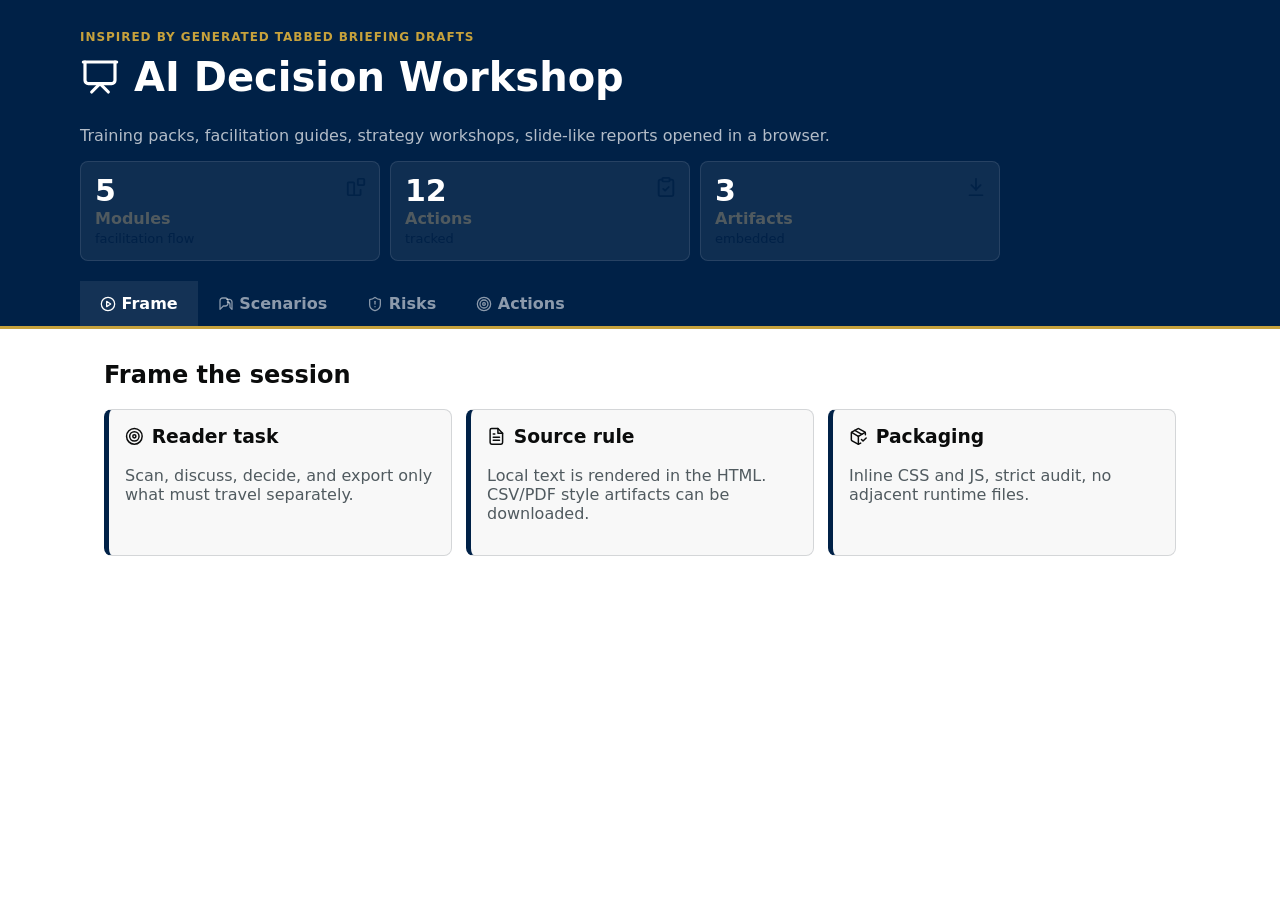
<file: plugins/documents/skills/single-html-document/assets/design-samples/tabbed-workshop.single.html>
<!doctype html>
<html lang="en">
<head>
  <meta charset="utf-8">
  <meta name="viewport" content="width=device-width, initial-scale=1">
  <title>AI Decision Workshop Sample</title>
  <link rel="icon" href="[data-uri]">
  <style>*{box-sizing:border-box}body{margin:0;font-family:Inter,ui-sans-serif,system-ui,-apple-system,BlinkMacSystemFont,"Segoe UI",sans-serif}h1,h2,h3,p{margin-top:0}button,input,select{font:inherit}.icon{width:1em;height:1em;display:inline-block;vertical-align:-.16em;stroke:currentColor;fill:none;stroke-width:1.9;stroke-linecap:round;stroke-linejoin:round}.eyebrow{text-transform:uppercase;font-size:12px;font-weight:800;letter-spacing:.08em}.metric{border:1px solid var(--line);background:var(--panel);border-radius:8px;padding:14px;display:grid;gap:3px;position:relative}.metric-icon{position:absolute;right:12px;top:12px;color:var(--accent);font-size:22px;opacity:.9}.metric strong{font-size:30px;line-height:1}.metric span{color:var(--muted);font-weight:700}.metric em{font-style:normal;color:var(--accent);font-size:13px}.panel{background:var(--panel);border:1px solid var(--line);border-radius:8px;padding:18px}.panel h2{font-size:18px;display:flex;gap:8px;align-items:center}.bar{height:180px;display:inline-grid;align-items:end;gap:8px;margin-right:14px}.bar i{display:block;width:28px;background:var(--accent);border-radius:8px 8px 0 0}.bar span{font-size:12px;color:var(--muted)}.hbar{display:grid;grid-template-columns:96px 1fr 42px;gap:10px;align-items:center;margin:10px 0}.hbar div{height:10px;background:var(--soft);border-radius:99px;overflow:hidden}.hbar i{display:block;height:100%;background:var(--accent)}table{width:100%;border-collapse:collapse;font-size:14px}th,td{border-bottom:1px solid var(--line);padding:9px;text-align:left}.fact{border:1px solid var(--line);background:var(--panel);padding:12px;border-radius:8px}.fact small{display:flex;gap:6px;align-items:center;text-transform:uppercase;font-size:11px;font-weight:800;color:var(--muted)}.fact strong{display:block;margin-top:3px}.small-card{border:1px solid var(--line);background:var(--panel);border-left:5px solid var(--accent);padding:16px;border-radius:8px}.small-card h3{display:flex;gap:8px;align-items:center}.small-card p{color:var(--muted)}@media(max-width:900px){.ana-grid,.cat-layout,.com-shell,.dos-content,.gal-shell{grid-template-columns:1fr!important}.ana-rail,.cat-filter,.com-shell aside{position:static!important;height:auto!important}.ana-metrics,.cat-stats,.tab-stats{grid-template-columns:1fr 1fr!important}}@media(max-width:560px){.ana-metrics,.cat-stats,.tab-stats,.tab-grid,.com-facts{grid-template-columns:1fr!important}}:root{--bg:#fff;--panel:#f8f8f8;--ink:#0b0c0c;--muted:#505a5f;--accent:#002147;--soft:#e8eef8;--line:#d4d6d8}.tabs{background:#fff;color:var(--ink)}.tab-head{background:var(--accent);color:#fff;padding:30px max(24px,calc((100vw - 1120px)/2)) 20px}.tab-head h1{font-size:40px;line-height:1.08}.tab-head p{color:rgba(255,255,255,.7)}.tab-head .eyebrow{color:#c7a23c}.tab-stats{display:grid;grid-template-columns:repeat(3,1fr);gap:10px;max-width:920px}.tab-stats .metric{background:rgba(255,255,255,.06);border-color:rgba(255,255,255,.1);color:#fff}.tabs-nav{background:var(--accent);border-bottom:3px solid #c7a23c;padding:0 max(24px,calc((100vw - 1120px)/2));display:flex}.tabs-nav button{border:0;background:transparent;color:rgba(255,255,255,.55);padding:13px 20px;font-weight:800}.tabs-nav button.active{background:rgba(255,255,255,.08);color:#fff}.tab-section{display:none;max-width:1120px;margin:0 auto;padding:32px 24px}.tab-section.active{display:block}.tab-grid{display:grid;grid-template-columns:repeat(3,1fr);gap:14px}</style>
</head>
<body class="tabs">
  <header class="tab-head"><p class="eyebrow">Inspired by generated tabbed briefing drafts</p><h1><svg class="icon" viewBox="0 0 24 24" aria-hidden="true"><path d="M2 3h20"/><path d="M21 3v11a2 2 0 0 1-2 2H5a2 2 0 0 1-2-2V3"/><path d="m7 21 5-5 5 5"/></svg> AI Decision Workshop</h1><p>Training packs, facilitation guides, strategy workshops, slide-like reports opened in a browser.</p><div class="tab-stats"><article class="metric"><div class="metric-icon"><svg class="icon" viewBox="0 0 24 24" aria-hidden="true"><rect width="7" height="7" x="14" y="3" rx="1"/><path d="M10 21V8a1 1 0 0 0-1-1H4a1 1 0 0 0-1 1v12a1 1 0 0 0 1 1h12a1 1 0 0 0 1-1v-5"/></svg></div><strong>5</strong><span>Modules</span><em>facilitation flow</em></article> <article class="metric"><div class="metric-icon"><svg class="icon" viewBox="0 0 24 24" aria-hidden="true"><rect width="8" height="4" x="8" y="2" rx="1"/><path d="M16 4h2a2 2 0 0 1 2 2v14a2 2 0 0 1-2 2H6a2 2 0 0 1-2-2V6a2 2 0 0 1 2-2h2"/><path d="m9 14 2 2 4-4"/></svg></div><strong>12</strong><span>Actions</span><em>tracked</em></article> <article class="metric"><div class="metric-icon"><svg class="icon" viewBox="0 0 24 24" aria-hidden="true"><path d="M12 3v12"/><path d="m7 10 5 5 5-5"/><path d="M5 21h14"/></svg></div><strong>3</strong><span>Artifacts</span><em>embedded</em></article></div></header>
  <nav class="tabs-nav"><button class="active" data-tab="0"><svg class="icon" viewBox="0 0 24 24" aria-hidden="true"><circle cx="12" cy="12" r="10"/><path d="m10 8 6 4-6 4z"/></svg> Frame</button><button class="" data-tab="1"><svg class="icon" viewBox="0 0 24 24" aria-hidden="true"><path d="M14 9a4 4 0 0 1 4 4v4l3 3V9a4 4 0 0 0-4-4h-4"/><path d="M3 7a4 4 0 0 1 4-4h4a4 4 0 0 1 4 4v4a4 4 0 0 1-4 4H8l-5 5z"/></svg> Scenarios</button><button class="" data-tab="2"><svg class="icon" viewBox="0 0 24 24" aria-hidden="true"><path d="M20 13c0 5-3.5 7.5-7.7 8.9a1 1 0 0 1-.6 0C7.5 20.5 4 18 4 13V6a1 1 0 0 1 1-1c2 0 4.5-1.2 6.2-2.5a1.3 1.3 0 0 1 1.6 0C14.5 3.8 17 5 19 5a1 1 0 0 1 1 1z"/><path d="M12 8v4"/><path d="M12 16h.01"/></svg> Risks</button><button class="" data-tab="3"><svg class="icon" viewBox="0 0 24 24" aria-hidden="true"><circle cx="12" cy="12" r="10"/><circle cx="12" cy="12" r="6"/><circle cx="12" cy="12" r="2"/></svg> Actions</button></nav>
  <main><section class="tab-section active" data-tab-panel="0"><h2>Frame the session</h2><div class="tab-grid"><article class="small-card"><h3><svg class="icon" viewBox="0 0 24 24" aria-hidden="true"><circle cx="12" cy="12" r="10"/><circle cx="12" cy="12" r="6"/><circle cx="12" cy="12" r="2"/></svg> Reader task</h3><p>Scan, discuss, decide, and export only what must travel separately.</p></article><article class="small-card"><h3><svg class="icon" viewBox="0 0 24 24" aria-hidden="true"><path d="M14 2v6h6"/><path d="M14 2H6a2 2 0 0 0-2 2v16a2 2 0 0 0 2 2h12a2 2 0 0 0 2-2V8z"/><path d="M16 13H8"/><path d="M16 17H8"/><path d="M10 9H8"/></svg> Source rule</h3><p>Local text is rendered in the HTML. CSV/PDF style artifacts can be downloaded.</p></article><article class="small-card"><h3><svg class="icon" viewBox="0 0 24 24" aria-hidden="true"><path d="m16 16 2 2 4-4"/><path d="M21 10V8a2 2 0 0 0-1-1.73l-7-4a2 2 0 0 0-2 0l-7 4A2 2 0 0 0 3 8v8a2 2 0 0 0 1 1.73l7 4a2 2 0 0 0 2 0l2-1.14"/><path d="m7.5 4.27 9 5.15"/><path d="M3.29 7 12 12l8.71-5"/><path d="M12 22V12"/></svg> Packaging</h3><p>Inline CSS and JS, strict audit, no adjacent runtime files.</p></article></div></section><section class="tab-section " data-tab-panel="1"><h2>Scenario cards</h2><div class="tab-grid"><article class="small-card"><h3><svg class="icon" viewBox="0 0 24 24" aria-hidden="true"><circle cx="12" cy="12" r="10"/><circle cx="12" cy="12" r="6"/><circle cx="12" cy="12" r="2"/></svg> Reader task</h3><p>Scan, discuss, decide, and export only what must travel separately.</p></article><article class="small-card"><h3><svg class="icon" viewBox="0 0 24 24" aria-hidden="true"><path d="M14 2v6h6"/><path d="M14 2H6a2 2 0 0 0-2 2v16a2 2 0 0 0 2 2h12a2 2 0 0 0 2-2V8z"/><path d="M16 13H8"/><path d="M16 17H8"/><path d="M10 9H8"/></svg> Source rule</h3><p>Local text is rendered in the HTML. CSV/PDF style artifacts can be downloaded.</p></article><article class="small-card"><h3><svg class="icon" viewBox="0 0 24 24" aria-hidden="true"><path d="m16 16 2 2 4-4"/><path d="M21 10V8a2 2 0 0 0-1-1.73l-7-4a2 2 0 0 0-2 0l-7 4A2 2 0 0 0 3 8v8a2 2 0 0 0 1 1.73l7 4a2 2 0 0 0 2 0l2-1.14"/><path d="m7.5 4.27 9 5.15"/><path d="M3.29 7 12 12l8.71-5"/><path d="M12 22V12"/></svg> Packaging</h3><p>Inline CSS and JS, strict audit, no adjacent runtime files.</p></article></div></section><section class="tab-section " data-tab-panel="2"><h2>Risk review</h2><div class="tab-grid"><article class="small-card"><h3><svg class="icon" viewBox="0 0 24 24" aria-hidden="true"><circle cx="12" cy="12" r="10"/><circle cx="12" cy="12" r="6"/><circle cx="12" cy="12" r="2"/></svg> Reader task</h3><p>Scan, discuss, decide, and export only what must travel separately.</p></article><article class="small-card"><h3><svg class="icon" viewBox="0 0 24 24" aria-hidden="true"><path d="M14 2v6h6"/><path d="M14 2H6a2 2 0 0 0-2 2v16a2 2 0 0 0 2 2h12a2 2 0 0 0 2-2V8z"/><path d="M16 13H8"/><path d="M16 17H8"/><path d="M10 9H8"/></svg> Source rule</h3><p>Local text is rendered in the HTML. CSV/PDF style artifacts can be downloaded.</p></article><article class="small-card"><h3><svg class="icon" viewBox="0 0 24 24" aria-hidden="true"><path d="m16 16 2 2 4-4"/><path d="M21 10V8a2 2 0 0 0-1-1.73l-7-4a2 2 0 0 0-2 0l-7 4A2 2 0 0 0 3 8v8a2 2 0 0 0 1 1.73l7 4a2 2 0 0 0 2 0l2-1.14"/><path d="m7.5 4.27 9 5.15"/><path d="M3.29 7 12 12l8.71-5"/><path d="M12 22V12"/></svg> Packaging</h3><p>Inline CSS and JS, strict audit, no adjacent runtime files.</p></article></div></section><section class="tab-section " data-tab-panel="3"><h2>Action plan</h2><div class="tab-grid"><article class="small-card"><h3><svg class="icon" viewBox="0 0 24 24" aria-hidden="true"><circle cx="12" cy="12" r="10"/><circle cx="12" cy="12" r="6"/><circle cx="12" cy="12" r="2"/></svg> Reader task</h3><p>Scan, discuss, decide, and export only what must travel separately.</p></article><article class="small-card"><h3><svg class="icon" viewBox="0 0 24 24" aria-hidden="true"><path d="M14 2v6h6"/><path d="M14 2H6a2 2 0 0 0-2 2v16a2 2 0 0 0 2 2h12a2 2 0 0 0 2-2V8z"/><path d="M16 13H8"/><path d="M16 17H8"/><path d="M10 9H8"/></svg> Source rule</h3><p>Local text is rendered in the HTML. CSV/PDF style artifacts can be downloaded.</p></article><article class="small-card"><h3><svg class="icon" viewBox="0 0 24 24" aria-hidden="true"><path d="m16 16 2 2 4-4"/><path d="M21 10V8a2 2 0 0 0-1-1.73l-7-4a2 2 0 0 0-2 0l-7 4A2 2 0 0 0 3 8v8a2 2 0 0 0 1 1.73l7 4a2 2 0 0 0 2 0l2-1.14"/><path d="m7.5 4.27 9 5.15"/><path d="M3.29 7 12 12l8.71-5"/><path d="M12 22V12"/></svg> Packaging</h3><p>Inline CSS and JS, strict audit, no adjacent runtime files.</p></article></div></section></main>
  <script>function filterRecords(){const q=(document.querySelector("[data-record-search]")?.value||"").toLowerCase();const type=document.querySelector("[data-record-type]")?.value||"all";const status=document.querySelector("[data-record-status]")?.value||"all";let shown=0;document.querySelectorAll("[data-record-card]").forEach(card=>{const okText=!q||card.dataset.title.includes(q);const okType=type==="all"||card.dataset.type===type;const okStatus=status==="all"||card.dataset.status===status;const visible=okText&&okType&&okStatus;card.hidden=!visible;if(visible)shown+=1;});const empty=document.querySelector("[data-record-empty]");if(empty)empty.hidden=shown!==0;}document.addEventListener("input",(event)=>{if(event.target.matches("[data-record-search]"))filterRecords();});document.addEventListener("change",(event)=>{if(event.target.matches("[data-record-type],[data-record-status]"))filterRecords();});document.addEventListener("click",(event)=>{const tab=event.target.closest("[data-tab]");if(tab){document.querySelectorAll("[data-tab]").forEach(b=>b.classList.toggle("active",b===tab));document.querySelectorAll("[data-tab-panel]").forEach(p=>p.classList.toggle("active",p.dataset.tabPanel===tab.dataset.tab));}const filter=event.target.closest("[data-gallery-filter]");if(filter){const category=filter.dataset.galleryFilter;document.querySelectorAll("[data-gallery-filter]").forEach(button=>button.classList.toggle("active",button===filter));document.querySelectorAll("[data-gallery-card]").forEach(card=>{card.hidden=category!=="all"&&card.dataset.category!==category;});}});</script>
</body>
</html>
</file>
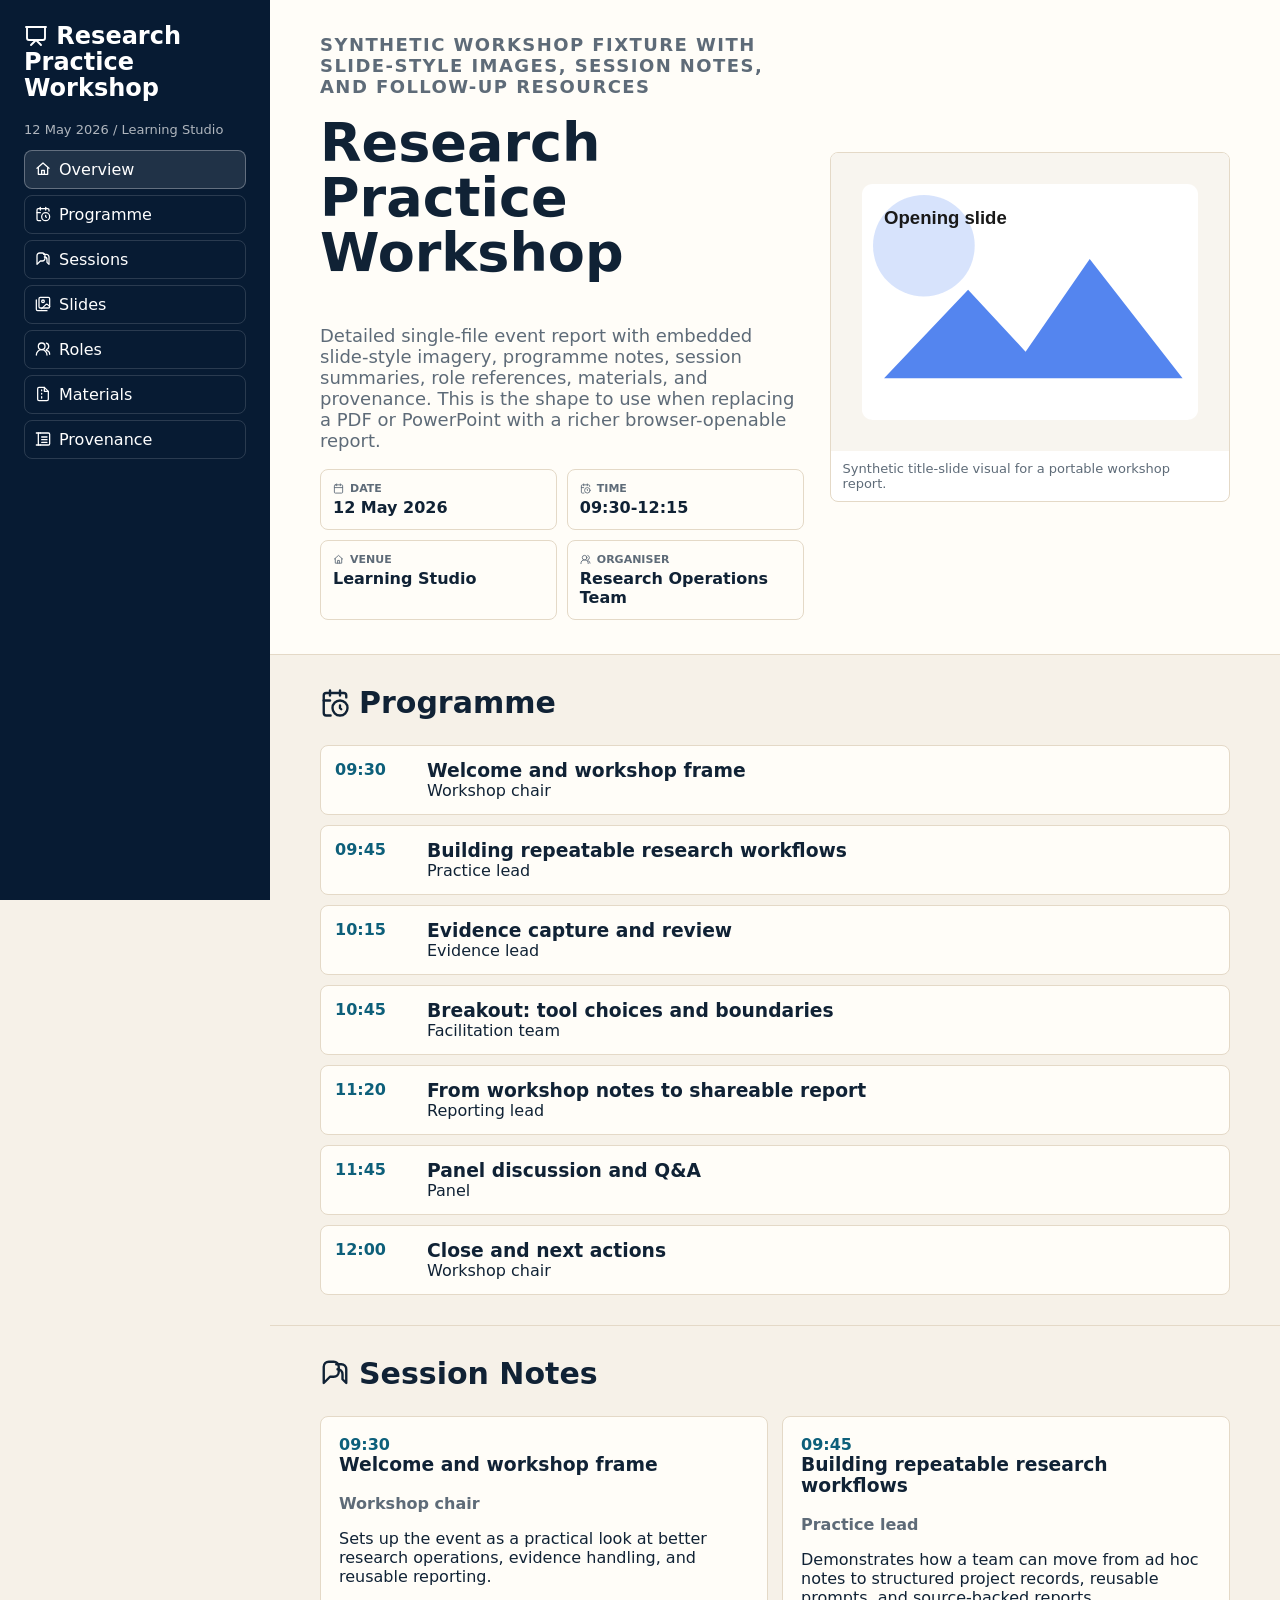
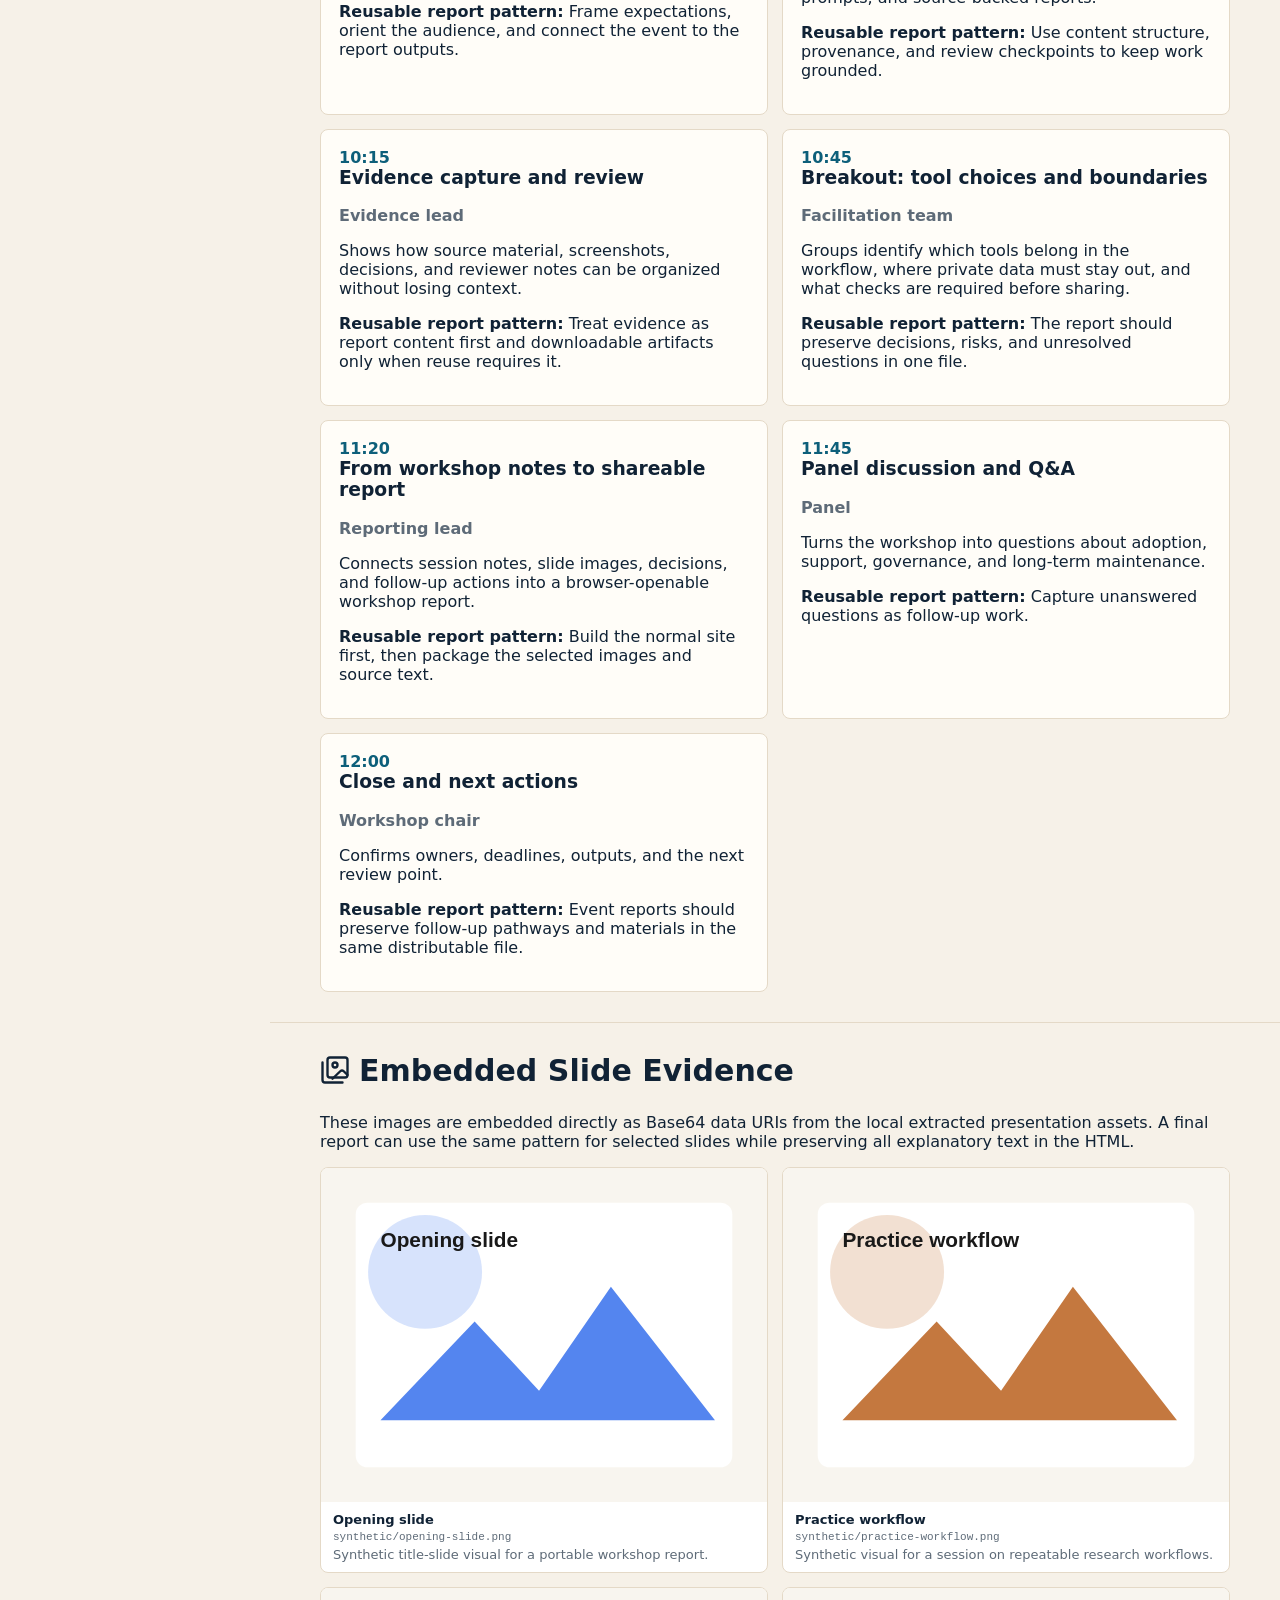
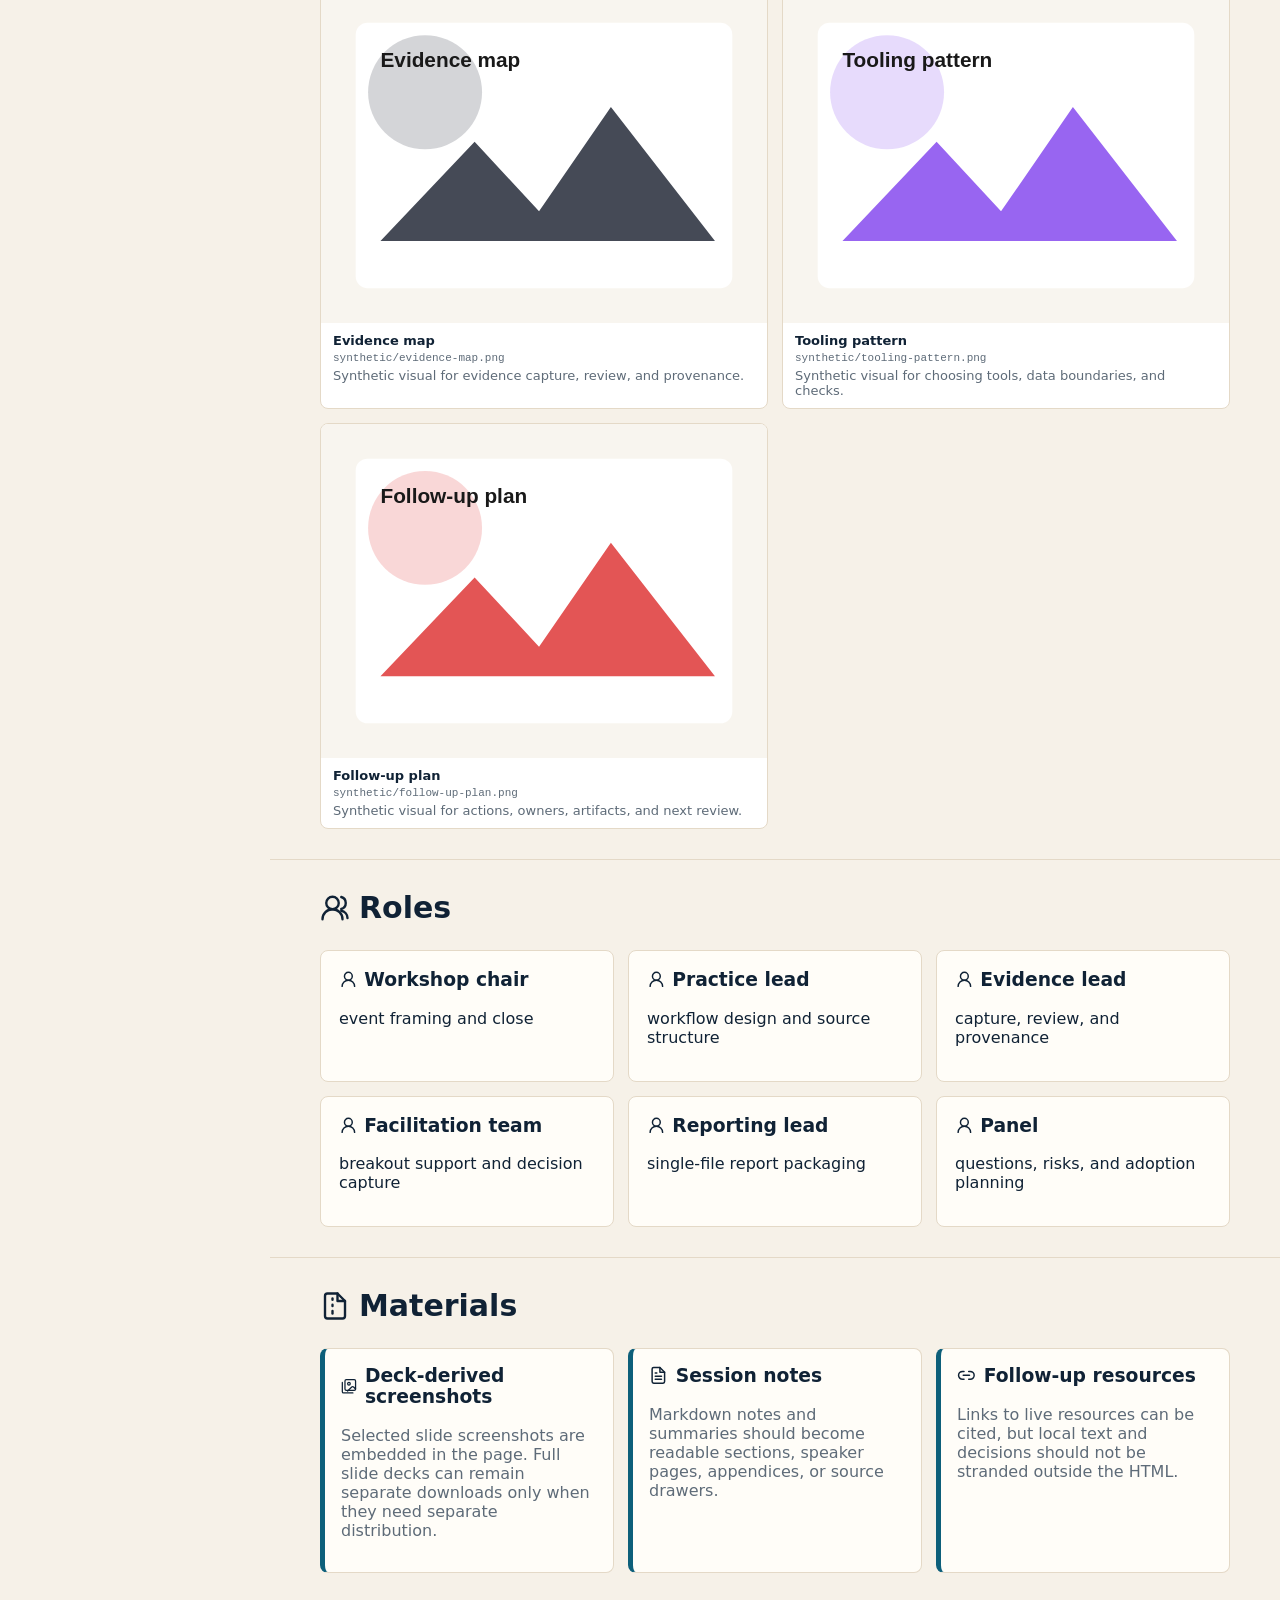
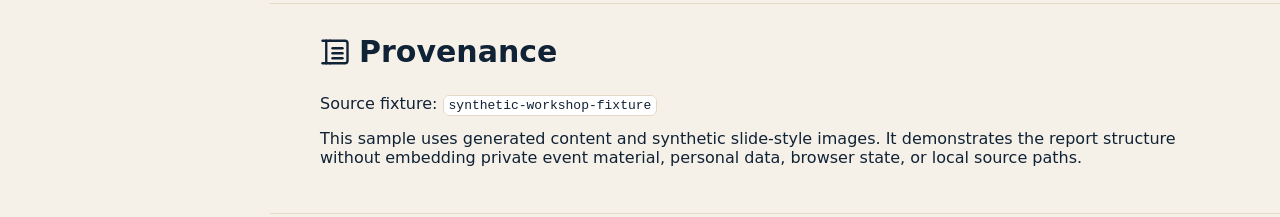
<file: plugins/documents/skills/single-html-document/assets/design-samples/workshop-report.single.html>
<!doctype html>
<html lang="en">
<head>
  <meta charset="utf-8">
  <meta name="viewport" content="width=device-width, initial-scale=1">
  <title>Research Practice Workshop Sample</title>
  <link rel="icon" href="[data-uri]">
  <style>*{box-sizing:border-box}body{margin:0;font-family:Inter,ui-sans-serif,system-ui,-apple-system,BlinkMacSystemFont,"Segoe UI",sans-serif}h1,h2,h3,p{margin-top:0}button,input,select{font:inherit}.icon{width:1em;height:1em;display:inline-block;vertical-align:-.16em;stroke:currentColor;fill:none;stroke-width:1.9;stroke-linecap:round;stroke-linejoin:round}.eyebrow{text-transform:uppercase;font-size:12px;font-weight:800;letter-spacing:.08em}.metric{border:1px solid var(--line);background:var(--panel);border-radius:8px;padding:14px;display:grid;gap:3px;position:relative}.metric-icon{position:absolute;right:12px;top:12px;color:var(--accent);font-size:22px;opacity:.9}.metric strong{font-size:30px;line-height:1}.metric span{color:var(--muted);font-weight:700}.metric em{font-style:normal;color:var(--accent);font-size:13px}.panel{background:var(--panel);border:1px solid var(--line);border-radius:8px;padding:18px}.panel h2{font-size:18px;display:flex;gap:8px;align-items:center}.bar{height:180px;display:inline-grid;align-items:end;gap:8px;margin-right:14px}.bar i{display:block;width:28px;background:var(--accent);border-radius:8px 8px 0 0}.bar span{font-size:12px;color:var(--muted)}.hbar{display:grid;grid-template-columns:96px 1fr 42px;gap:10px;align-items:center;margin:10px 0}.hbar div{height:10px;background:var(--soft);border-radius:99px;overflow:hidden}.hbar i{display:block;height:100%;background:var(--accent)}table{width:100%;border-collapse:collapse;font-size:14px}th,td{border-bottom:1px solid var(--line);padding:9px;text-align:left}.fact{border:1px solid var(--line);background:var(--panel);padding:12px;border-radius:8px}.fact small{display:flex;gap:6px;align-items:center;text-transform:uppercase;font-size:11px;font-weight:800;color:var(--muted)}.fact strong{display:block;margin-top:3px}.small-card{border:1px solid var(--line);background:var(--panel);border-left:5px solid var(--accent);padding:16px;border-radius:8px}.small-card h3{display:flex;gap:8px;align-items:center}.small-card p{color:var(--muted)}@media(max-width:900px){.ana-grid,.cat-layout,.com-shell,.dos-content,.gal-shell{grid-template-columns:1fr!important}.ana-rail,.cat-filter,.com-shell aside{position:static!important;height:auto!important}.ana-metrics,.cat-stats,.tab-stats{grid-template-columns:1fr 1fr!important}}@media(max-width:560px){.ana-metrics,.cat-stats,.tab-stats,.tab-grid,.com-facts{grid-template-columns:1fr!important}}:root{--bg:#f6f1e8;--panel:#fffdf8;--ink:#102235;--muted:#5e6b78;--accent:#0d5f7a;--soft:#dbeaf0;--line:#e4d9c7}.workshop{background:var(--bg);color:var(--ink)}.workshop-shell{display:grid;grid-template-columns:270px 1fr;min-height:100vh}.work-nav{position:sticky;top:0;height:100vh;background:#071b33;color:#fff;padding:24px;overflow:auto}.work-nav h1{font-size:24px;line-height:1.08}.work-nav p{color:rgba(255,255,255,.68);font-size:13px}.work-nav a{display:flex;gap:8px;align-items:center;color:#fff;text-decoration:none;border:1px solid rgba(255,255,255,.14);border-radius:8px;padding:9px 10px;margin:6px 0}.work-nav a.active{background:rgba(255,255,255,.1);border-color:rgba(255,255,255,.3)}.workshop-shell main{min-width:0}.work-hero{display:grid;grid-template-columns:1fr minmax(320px,44%);gap:26px;align-items:center;padding:34px max(24px,calc((100vw - 1180px)/2));background:#fffdf8;border-bottom:1px solid var(--line)}.work-hero h1{font-size:54px;line-height:1.02}.work-hero p{font-size:18px;color:var(--muted);max-width:68ch}.work-hero figure,.slide-grid figure{margin:0;background:#fff;border:1px solid var(--line);border-radius:8px;overflow:hidden}.work-hero img,.slide-grid img{width:100%;display:block}.work-hero figcaption,.slide-grid figcaption{padding:10px 12px;color:var(--muted);font-size:13px}.work-facts{display:grid;grid-template-columns:repeat(2,1fr);gap:10px;margin-top:18px}.work-section{padding:30px max(24px,calc((100vw - 1180px)/2));border-bottom:1px solid var(--line)}.work-section h2{font-size:30px;display:flex;gap:9px;align-items:center}.programme-list{display:grid;gap:10px}.programme-list article{display:grid;grid-template-columns:78px 1fr;gap:14px;background:var(--panel);border:1px solid var(--line);border-radius:8px;padding:14px}.programme-list time{color:var(--accent);font-weight:900}.programme-list h3,.programme-list p{margin:0}.session-list{display:grid;grid-template-columns:repeat(2,minmax(0,1fr));gap:14px}.session-list article,.speaker-grid article{background:var(--panel);border:1px solid var(--line);border-radius:8px;padding:18px}.session-list span{font-weight:900;color:var(--accent)}.speaker{font-weight:800;color:var(--muted)}.slide-grid{display:grid;grid-template-columns:repeat(2,minmax(0,1fr));gap:14px;margin-top:16px}.slide-grid figcaption{display:grid;gap:4px}.slide-grid figcaption strong{color:var(--ink)}.slide-grid figcaption span{font-family:ui-monospace,monospace;font-size:11px;color:var(--muted);overflow-wrap:anywhere}.speaker-grid,.materials-grid{display:grid;grid-template-columns:repeat(3,minmax(0,1fr));gap:14px}.provenance code{background:#fff;border:1px solid var(--line);border-radius:6px;padding:2px 5px;overflow-wrap:anywhere}@media(max-width:980px){.workshop-shell,.work-hero{grid-template-columns:1fr}.work-nav{position:static;height:auto}.session-list,.speaker-grid,.materials-grid,.slide-grid{grid-template-columns:1fr}.work-facts{grid-template-columns:1fr 1fr}}@media(max-width:560px){.work-hero h1{font-size:36px}.work-facts{grid-template-columns:1fr}}</style>
</head>
<body class="workshop">
  <div class="workshop-shell">
    <aside class="work-nav"><h1><svg class="icon" viewBox="0 0 24 24" aria-hidden="true"><path d="M2 3h20"/><path d="M21 3v11a2 2 0 0 1-2 2H5a2 2 0 0 1-2-2V3"/><path d="m7 21 5-5 5 5"/></svg> Research Practice Workshop</h1><p>12 May 2026 / Learning Studio</p><a class="active" href="#overview"><svg class="icon" viewBox="0 0 24 24" aria-hidden="true"><path d="m3 11 9-8 9 8"/><path d="M5 10v10h14V10"/><path d="M10 20v-6h4v6"/></svg> Overview</a><a class="" href="#programme"><svg class="icon" viewBox="0 0 24 24" aria-hidden="true"><path d="M21 7.5V6a2 2 0 0 0-2-2H5a2 2 0 0 0-2 2v14a2 2 0 0 0 2 2h3.5"/><path d="M16 2v4"/><path d="M8 2v4"/><path d="M3 10h5"/><circle cx="16" cy="16" r="6"/><path d="M16 14v2l1 1"/></svg> Programme</a><a class="" href="#sessions"><svg class="icon" viewBox="0 0 24 24" aria-hidden="true"><path d="M14 9a4 4 0 0 1 4 4v4l3 3V9a4 4 0 0 0-4-4h-4"/><path d="M3 7a4 4 0 0 1 4-4h4a4 4 0 0 1 4 4v4a4 4 0 0 1-4 4H8l-5 5z"/></svg> Sessions</a><a class="" href="#slides"><svg class="icon" viewBox="0 0 24 24" aria-hidden="true"><path d="M18 22H4a2 2 0 0 1-2-2V6"/><rect width="16" height="16" x="6" y="2" rx="2"/><circle cx="12" cy="8" r="2"/><path d="m22 16-3-3a2 2 0 0 0-2.8 0L10 19"/></svg> Slides</a><a class="" href="#speakers"><svg class="icon" viewBox="0 0 24 24" aria-hidden="true"><path d="M18 21a8 8 0 0 0-16 0"/><circle cx="10" cy="8" r="5"/><path d="M22 20a6 6 0 0 0-5-5.8"/><path d="M17 3.2a5 5 0 0 1 0 9.6"/></svg> Roles</a><a class="" href="#materials"><svg class="icon" viewBox="0 0 24 24" aria-hidden="true"><path d="M10 12v-1"/><path d="M10 18v-2"/><path d="M10 7V6"/><path d="M14 2v6h6"/><path d="M14 2H6a2 2 0 0 0-2 2v16a2 2 0 0 0 2 2h12a2 2 0 0 0 2-2V8z"/></svg> Materials</a><a class="" href="#provenance"><svg class="icon" viewBox="0 0 24 24" aria-hidden="true"><path d="M8 21h12a2 2 0 0 0 2-2V5a2 2 0 0 0-2-2H8"/><path d="M10 17h8"/><path d="M10 13h8"/><path d="M10 9h8"/><path d="M2 21h6"/><path d="M2 3h6"/><path d="M5 3v18"/></svg> Provenance</a></aside>
    <main>
      <section id="overview" class="work-hero"><div><p class="eyebrow">Synthetic workshop fixture with slide-style images, session notes, and follow-up resources</p><h1>Research Practice Workshop</h1><p>Detailed single-file event report with embedded slide-style imagery, programme notes, session summaries, role references, materials, and provenance. This is the shape to use when replacing a PDF or PowerPoint with a richer browser-openable report.</p><div class="work-facts"><div class="fact"><small><svg class="icon" viewBox="0 0 24 24" aria-hidden="true"><path d="M8 2v4"/><path d="M16 2v4"/><rect width="18" height="18" x="3" y="4" rx="2"/><path d="M3 10h18"/></svg> Date</small><strong>12 May 2026</strong></div> <div class="fact"><small><svg class="icon" viewBox="0 0 24 24" aria-hidden="true"><path d="M21 7.5V6a2 2 0 0 0-2-2H5a2 2 0 0 0-2 2v14a2 2 0 0 0 2 2h3.5"/><path d="M16 2v4"/><path d="M8 2v4"/><path d="M3 10h5"/><circle cx="16" cy="16" r="6"/><path d="M16 14v2l1 1"/></svg> Time</small><strong>09:30-12:15</strong></div> <div class="fact"><small><svg class="icon" viewBox="0 0 24 24" aria-hidden="true"><path d="m3 11 9-8 9 8"/><path d="M5 10v10h14V10"/><path d="M10 20v-6h4v6"/></svg> Venue</small><strong>Learning Studio</strong></div> <div class="fact"><small><svg class="icon" viewBox="0 0 24 24" aria-hidden="true"><path d="M18 21a8 8 0 0 0-16 0"/><circle cx="10" cy="8" r="5"/><path d="M22 20a6 6 0 0 0-5-5.8"/><path d="M17 3.2a5 5 0 0 1 0 9.6"/></svg> Organiser</small><strong>Research Operations Team</strong></div></div></div><figure><img src="[data-uri]" alt="Synthetic title-slide visual for a portable workshop report."><figcaption>Synthetic title-slide visual for a portable workshop report.</figcaption></figure></section>
      <section id="programme" class="work-section"><h2><svg class="icon" viewBox="0 0 24 24" aria-hidden="true"><path d="M21 7.5V6a2 2 0 0 0-2-2H5a2 2 0 0 0-2 2v14a2 2 0 0 0 2 2h3.5"/><path d="M16 2v4"/><path d="M8 2v4"/><path d="M3 10h5"/><circle cx="16" cy="16" r="6"/><path d="M16 14v2l1 1"/></svg> Programme</h2><div class="programme-list"><article><time>09:30</time><div><h3>Welcome and workshop frame</h3><p>Workshop chair</p></div></article><article><time>09:45</time><div><h3>Building repeatable research workflows</h3><p>Practice lead</p></div></article><article><time>10:15</time><div><h3>Evidence capture and review</h3><p>Evidence lead</p></div></article><article><time>10:45</time><div><h3>Breakout: tool choices and boundaries</h3><p>Facilitation team</p></div></article><article><time>11:20</time><div><h3>From workshop notes to shareable report</h3><p>Reporting lead</p></div></article><article><time>11:45</time><div><h3>Panel discussion and Q&A</h3><p>Panel</p></div></article><article><time>12:00</time><div><h3>Close and next actions</h3><p>Workshop chair</p></div></article></div></section>
      <section id="sessions" class="work-section"><h2><svg class="icon" viewBox="0 0 24 24" aria-hidden="true"><path d="M14 9a4 4 0 0 1 4 4v4l3 3V9a4 4 0 0 0-4-4h-4"/><path d="M3 7a4 4 0 0 1 4-4h4a4 4 0 0 1 4 4v4a4 4 0 0 1-4 4H8l-5 5z"/></svg> Session Notes</h2><div class="session-list"><article id="welcome-and-workshop-frame"><span>09:30</span><h3>Welcome and workshop frame</h3><p class="speaker">Workshop chair</p><p>Sets up the event as a practical look at better research operations, evidence handling, and reusable reporting.</p><p><strong>Reusable report pattern:</strong> Frame expectations, orient the audience, and connect the event to the report outputs.</p></article><article id="building-repeatable-research-workflows"><span>09:45</span><h3>Building repeatable research workflows</h3><p class="speaker">Practice lead</p><p>Demonstrates how a team can move from ad hoc notes to structured project records, reusable prompts, and source-backed reports.</p><p><strong>Reusable report pattern:</strong> Use content structure, provenance, and review checkpoints to keep work grounded.</p></article><article id="evidence-capture-and-review"><span>10:15</span><h3>Evidence capture and review</h3><p class="speaker">Evidence lead</p><p>Shows how source material, screenshots, decisions, and reviewer notes can be organized without losing context.</p><p><strong>Reusable report pattern:</strong> Treat evidence as report content first and downloadable artifacts only when reuse requires it.</p></article><article id="breakout-tool-choices-and-boundaries"><span>10:45</span><h3>Breakout: tool choices and boundaries</h3><p class="speaker">Facilitation team</p><p>Groups identify which tools belong in the workflow, where private data must stay out, and what checks are required before sharing.</p><p><strong>Reusable report pattern:</strong> The report should preserve decisions, risks, and unresolved questions in one file.</p></article><article id="from-workshop-notes-to-shareable-report"><span>11:20</span><h3>From workshop notes to shareable report</h3><p class="speaker">Reporting lead</p><p>Connects session notes, slide images, decisions, and follow-up actions into a browser-openable workshop report.</p><p><strong>Reusable report pattern:</strong> Build the normal site first, then package the selected images and source text.</p></article><article id="panel-discussion-and-q-and-a"><span>11:45</span><h3>Panel discussion and Q&A</h3><p class="speaker">Panel</p><p>Turns the workshop into questions about adoption, support, governance, and long-term maintenance.</p><p><strong>Reusable report pattern:</strong> Capture unanswered questions as follow-up work.</p></article><article id="close-and-next-actions"><span>12:00</span><h3>Close and next actions</h3><p class="speaker">Workshop chair</p><p>Confirms owners, deadlines, outputs, and the next review point.</p><p><strong>Reusable report pattern:</strong> Event reports should preserve follow-up pathways and materials in the same distributable file.</p></article></div></section>
      <section id="slides" class="work-section"><h2><svg class="icon" viewBox="0 0 24 24" aria-hidden="true"><path d="M18 22H4a2 2 0 0 1-2-2V6"/><rect width="16" height="16" x="6" y="2" rx="2"/><circle cx="12" cy="8" r="2"/><path d="m22 16-3-3a2 2 0 0 0-2.8 0L10 19"/></svg> Embedded Slide Evidence</h2><p>These images are embedded directly as Base64 data URIs from the local extracted presentation assets. A final report can use the same pattern for selected slides while preserving all explanatory text in the HTML.</p><div class="slide-grid"><figure id="slide-1"><img src="[data-uri]" alt="Synthetic title-slide visual for a portable workshop report."><figcaption><strong>Opening slide</strong><span>synthetic/opening-slide.png</span>Synthetic title-slide visual for a portable workshop report.</figcaption></figure><figure id="slide-2"><img src="[data-uri]" alt="Synthetic visual for a session on repeatable research workflows."><figcaption><strong>Practice workflow</strong><span>synthetic/practice-workflow.png</span>Synthetic visual for a session on repeatable research workflows.</figcaption></figure><figure id="slide-3"><img src="[data-uri]" alt="Synthetic visual for evidence capture, review, and provenance."><figcaption><strong>Evidence map</strong><span>synthetic/evidence-map.png</span>Synthetic visual for evidence capture, review, and provenance.</figcaption></figure><figure id="slide-4"><img src="[data-uri]" alt="Synthetic visual for choosing tools, data boundaries, and checks."><figcaption><strong>Tooling pattern</strong><span>synthetic/tooling-pattern.png</span>Synthetic visual for choosing tools, data boundaries, and checks.</figcaption></figure><figure id="slide-5"><img src="[data-uri]" alt="Synthetic visual for actions, owners, artifacts, and next review."><figcaption><strong>Follow-up plan</strong><span>synthetic/follow-up-plan.png</span>Synthetic visual for actions, owners, artifacts, and next review.</figcaption></figure></div></section>
      <section id="speakers" class="work-section"><h2><svg class="icon" viewBox="0 0 24 24" aria-hidden="true"><path d="M18 21a8 8 0 0 0-16 0"/><circle cx="10" cy="8" r="5"/><path d="M22 20a6 6 0 0 0-5-5.8"/><path d="M17 3.2a5 5 0 0 1 0 9.6"/></svg> Roles</h2><div class="speaker-grid"><article><h3><svg class="icon" viewBox="0 0 24 24" aria-hidden="true"><circle cx="12" cy="8" r="5"/><path d="M20 21a8 8 0 0 0-16 0"/></svg> Workshop chair</h3><p>event framing and close</p></article><article><h3><svg class="icon" viewBox="0 0 24 24" aria-hidden="true"><circle cx="12" cy="8" r="5"/><path d="M20 21a8 8 0 0 0-16 0"/></svg> Practice lead</h3><p>workflow design and source structure</p></article><article><h3><svg class="icon" viewBox="0 0 24 24" aria-hidden="true"><circle cx="12" cy="8" r="5"/><path d="M20 21a8 8 0 0 0-16 0"/></svg> Evidence lead</h3><p>capture, review, and provenance</p></article><article><h3><svg class="icon" viewBox="0 0 24 24" aria-hidden="true"><circle cx="12" cy="8" r="5"/><path d="M20 21a8 8 0 0 0-16 0"/></svg> Facilitation team</h3><p>breakout support and decision capture</p></article><article><h3><svg class="icon" viewBox="0 0 24 24" aria-hidden="true"><circle cx="12" cy="8" r="5"/><path d="M20 21a8 8 0 0 0-16 0"/></svg> Reporting lead</h3><p>single-file report packaging</p></article><article><h3><svg class="icon" viewBox="0 0 24 24" aria-hidden="true"><circle cx="12" cy="8" r="5"/><path d="M20 21a8 8 0 0 0-16 0"/></svg> Panel</h3><p>questions, risks, and adoption planning</p></article></div></section>
      <section id="materials" class="work-section"><h2><svg class="icon" viewBox="0 0 24 24" aria-hidden="true"><path d="M10 12v-1"/><path d="M10 18v-2"/><path d="M10 7V6"/><path d="M14 2v6h6"/><path d="M14 2H6a2 2 0 0 0-2 2v16a2 2 0 0 0 2 2h12a2 2 0 0 0 2-2V8z"/></svg> Materials</h2><div class="materials-grid"><article class="small-card"><h3><svg class="icon" viewBox="0 0 24 24" aria-hidden="true"><path d="M18 22H4a2 2 0 0 1-2-2V6"/><rect width="16" height="16" x="6" y="2" rx="2"/><circle cx="12" cy="8" r="2"/><path d="m22 16-3-3a2 2 0 0 0-2.8 0L10 19"/></svg> Deck-derived screenshots</h3><p>Selected slide screenshots are embedded in the page. Full slide decks can remain separate downloads only when they need separate distribution.</p></article><article class="small-card"><h3><svg class="icon" viewBox="0 0 24 24" aria-hidden="true"><path d="M14 2v6h6"/><path d="M14 2H6a2 2 0 0 0-2 2v16a2 2 0 0 0 2 2h12a2 2 0 0 0 2-2V8z"/><path d="M16 13H8"/><path d="M16 17H8"/><path d="M10 9H8"/></svg> Session notes</h3><p>Markdown notes and summaries should become readable sections, speaker pages, appendices, or source drawers.</p></article><article class="small-card"><h3><svg class="icon" viewBox="0 0 24 24" aria-hidden="true"><path d="M9 17H7A5 5 0 0 1 7 7h2"/><path d="M15 7h2a5 5 0 1 1 0 10h-2"/><path d="M8 12h8"/></svg> Follow-up resources</h3><p>Links to live resources can be cited, but local text and decisions should not be stranded outside the HTML.</p></article></div></section>
      <section id="provenance" class="work-section provenance"><h2><svg class="icon" viewBox="0 0 24 24" aria-hidden="true"><path d="M8 21h12a2 2 0 0 0 2-2V5a2 2 0 0 0-2-2H8"/><path d="M10 17h8"/><path d="M10 13h8"/><path d="M10 9h8"/><path d="M2 21h6"/><path d="M2 3h6"/><path d="M5 3v18"/></svg> Provenance</h2><p>Source fixture: <code>synthetic-workshop-fixture</code></p><p>This sample uses generated content and synthetic slide-style images. It demonstrates the report structure without embedding private event material, personal data, browser state, or local source paths.</p></section>
    </main>
  </div>
  <script>function filterRecords(){const q=(document.querySelector("[data-record-search]")?.value||"").toLowerCase();const type=document.querySelector("[data-record-type]")?.value||"all";const status=document.querySelector("[data-record-status]")?.value||"all";let shown=0;document.querySelectorAll("[data-record-card]").forEach(card=>{const okText=!q||card.dataset.title.includes(q);const okType=type==="all"||card.dataset.type===type;const okStatus=status==="all"||card.dataset.status===status;const visible=okText&&okType&&okStatus;card.hidden=!visible;if(visible)shown+=1;});const empty=document.querySelector("[data-record-empty]");if(empty)empty.hidden=shown!==0;}document.addEventListener("input",(event)=>{if(event.target.matches("[data-record-search]"))filterRecords();});document.addEventListener("change",(event)=>{if(event.target.matches("[data-record-type],[data-record-status]"))filterRecords();});document.addEventListener("click",(event)=>{const tab=event.target.closest("[data-tab]");if(tab){document.querySelectorAll("[data-tab]").forEach(b=>b.classList.toggle("active",b===tab));document.querySelectorAll("[data-tab-panel]").forEach(p=>p.classList.toggle("active",p.dataset.tabPanel===tab.dataset.tab));}const filter=event.target.closest("[data-gallery-filter]");if(filter){const category=filter.dataset.galleryFilter;document.querySelectorAll("[data-gallery-filter]").forEach(button=>button.classList.toggle("active",button===filter));document.querySelectorAll("[data-gallery-card]").forEach(card=>{card.hidden=category!=="all"&&card.dataset.category!==category;});}});</script>
</body>
</html>
</file>
